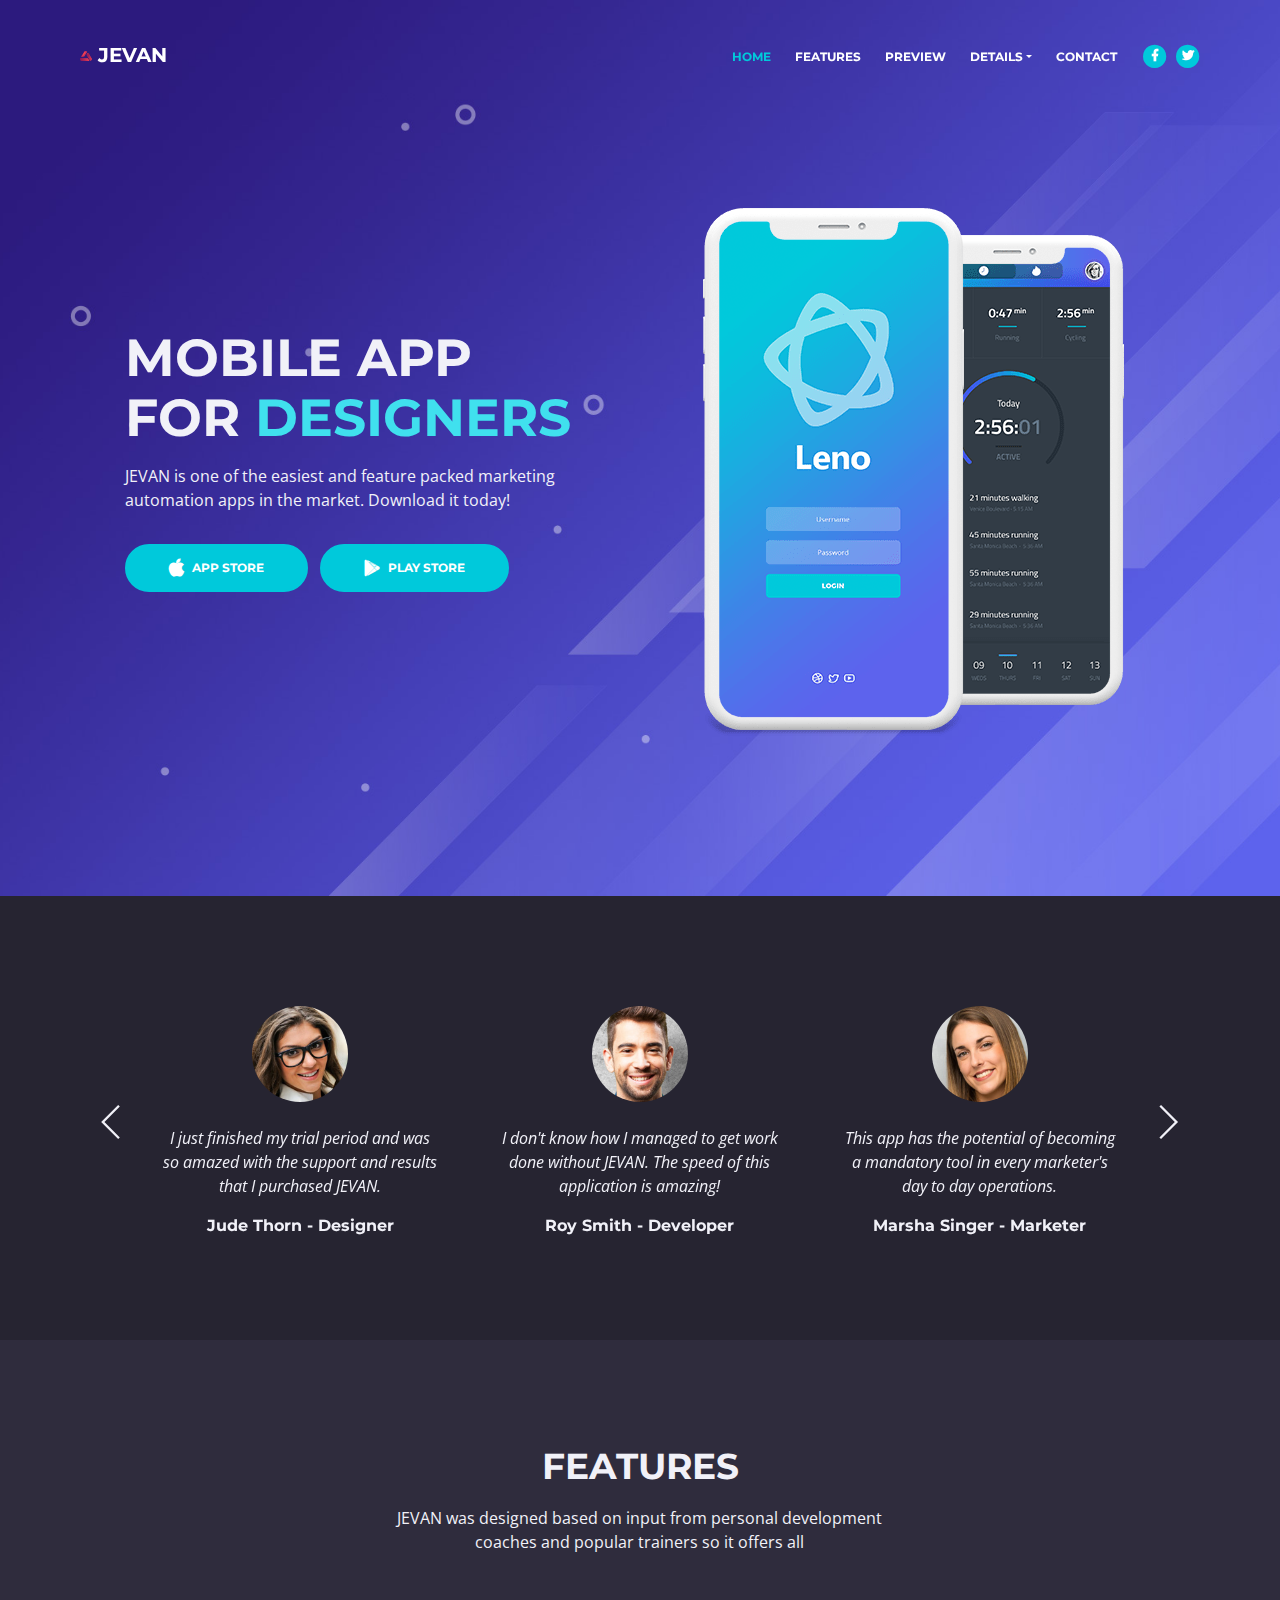
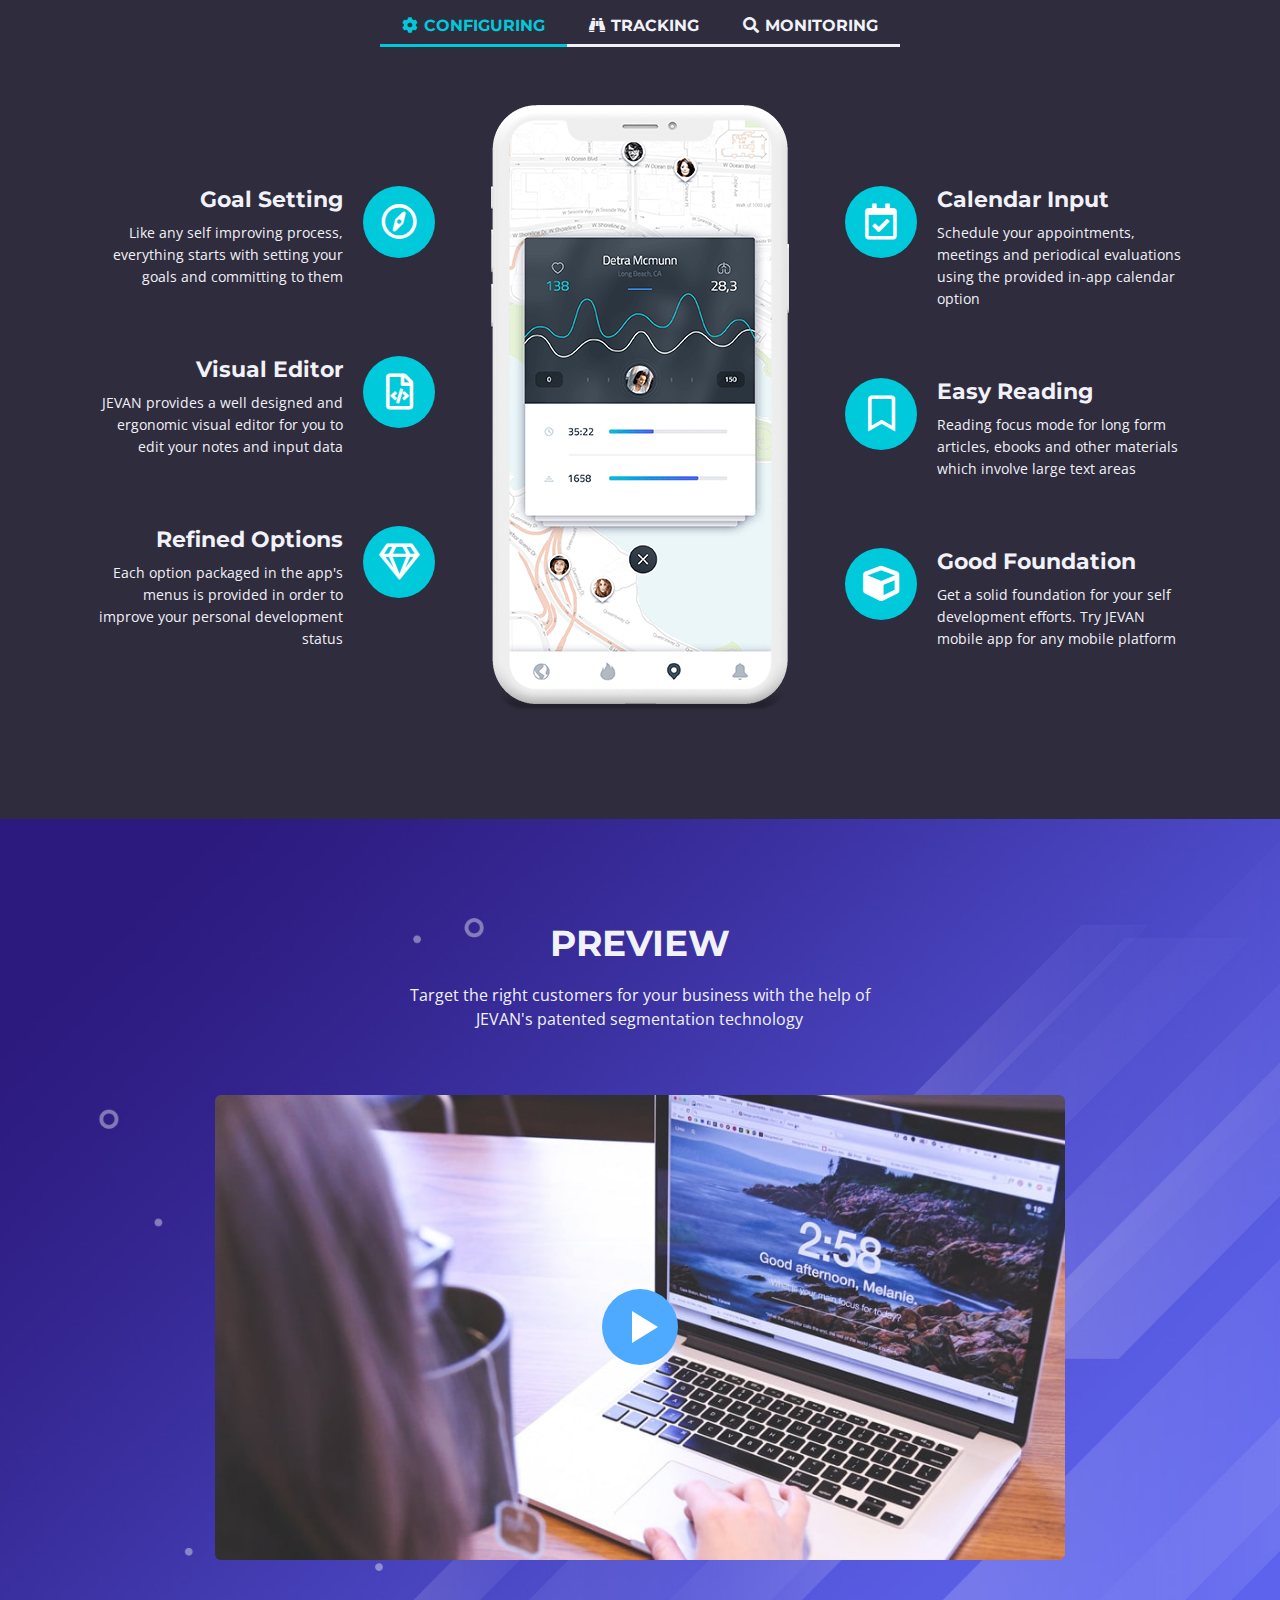
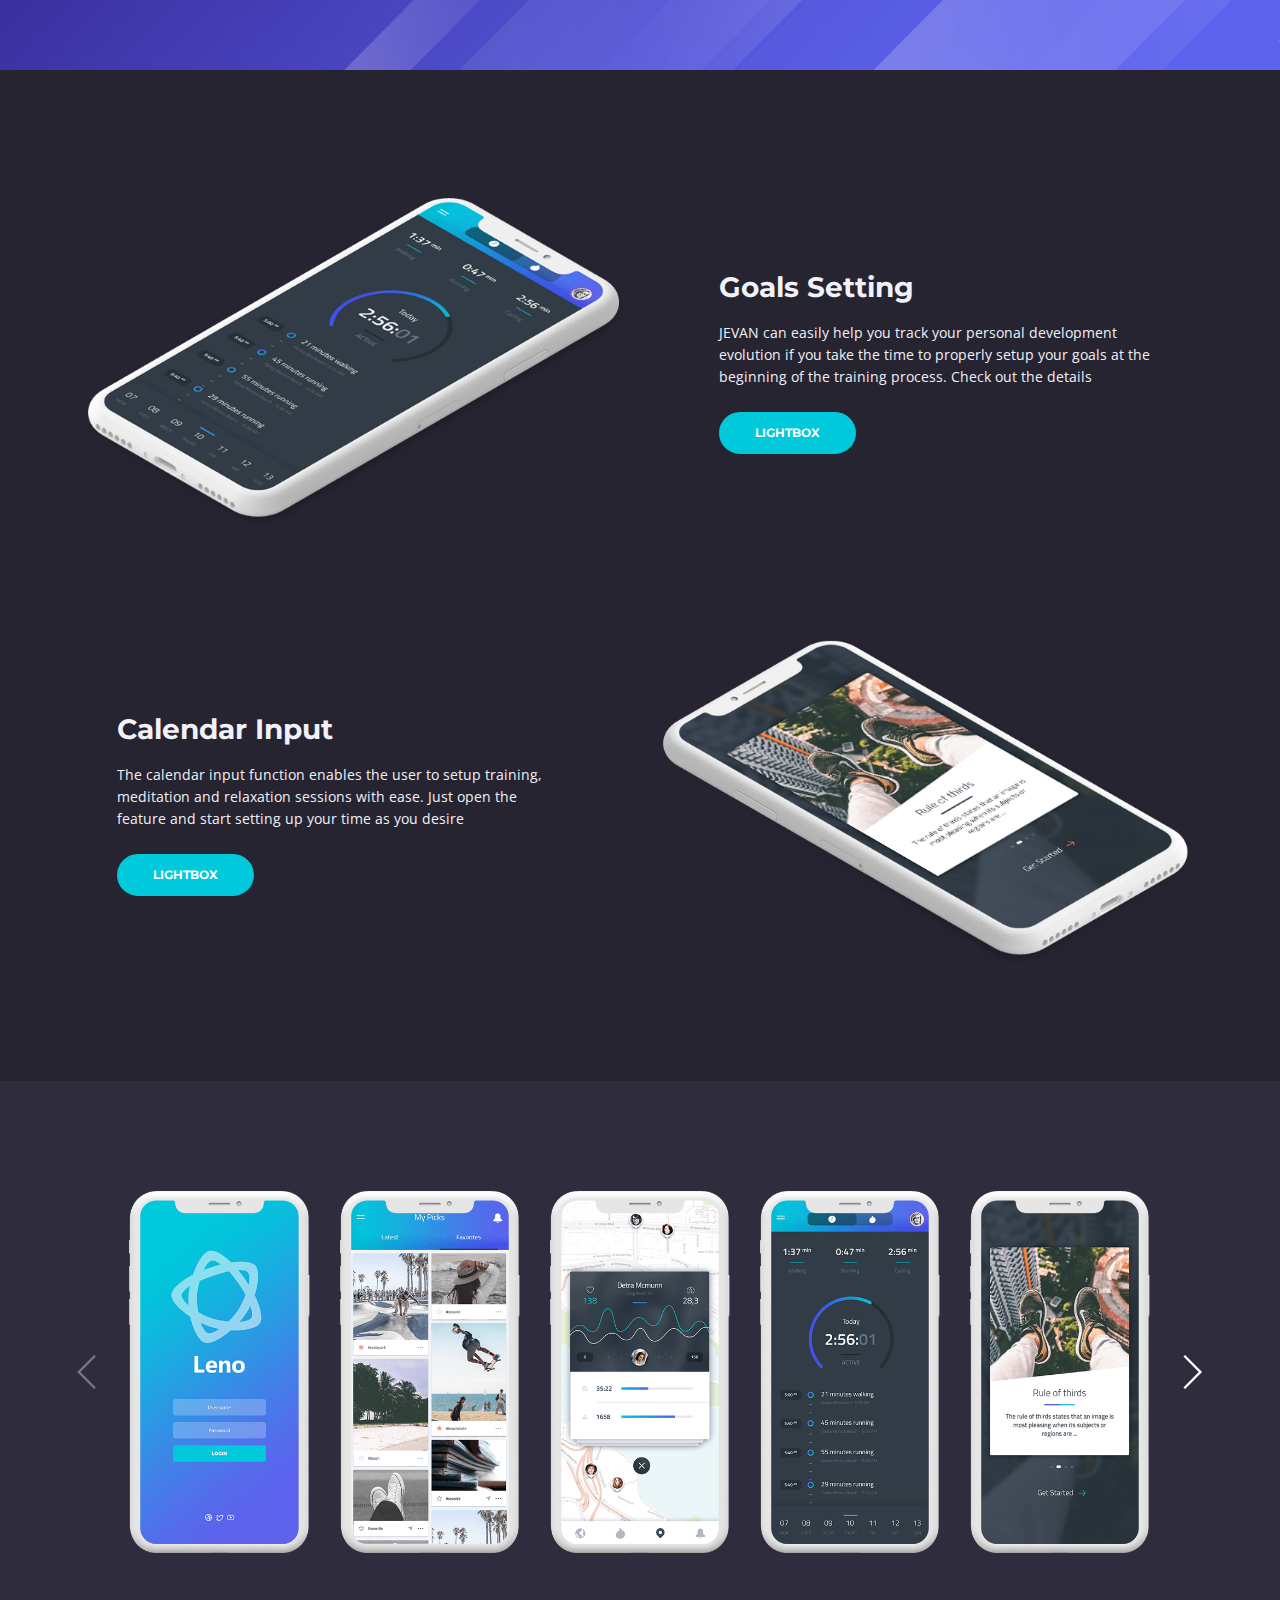
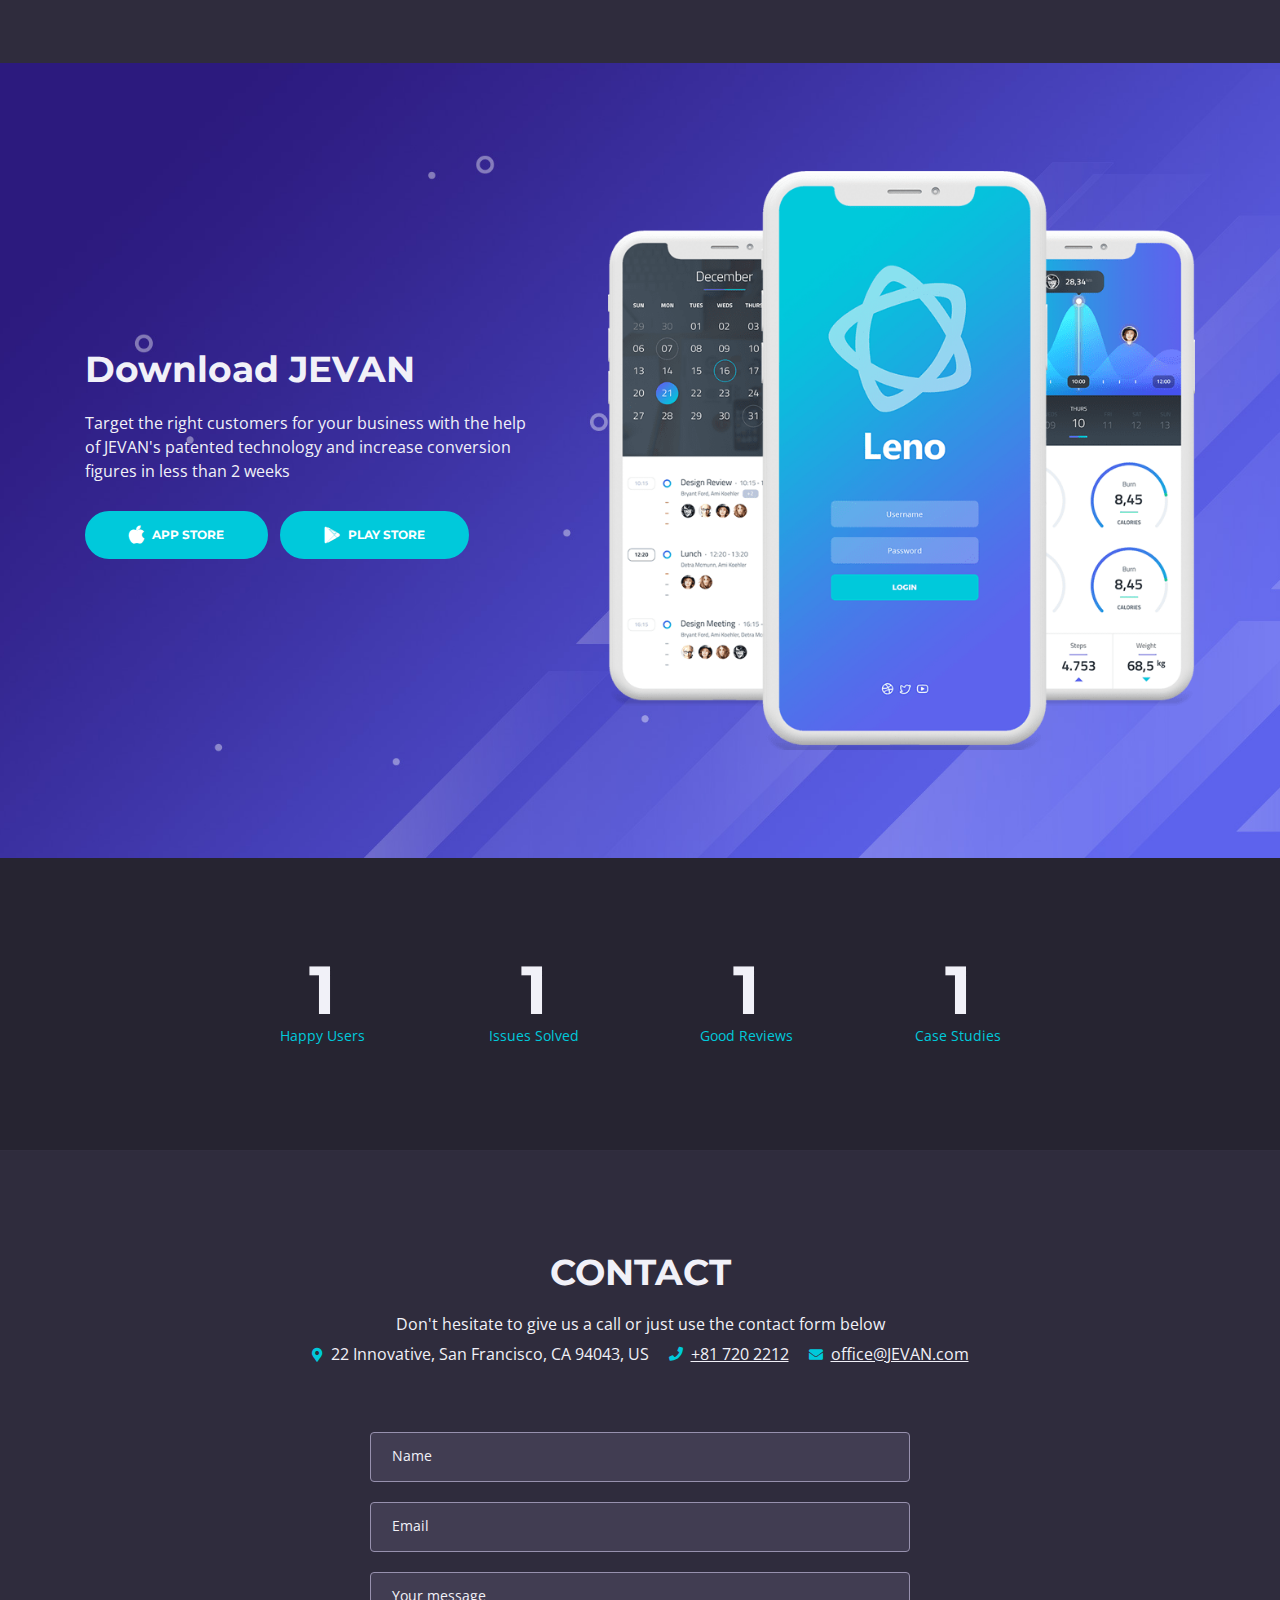
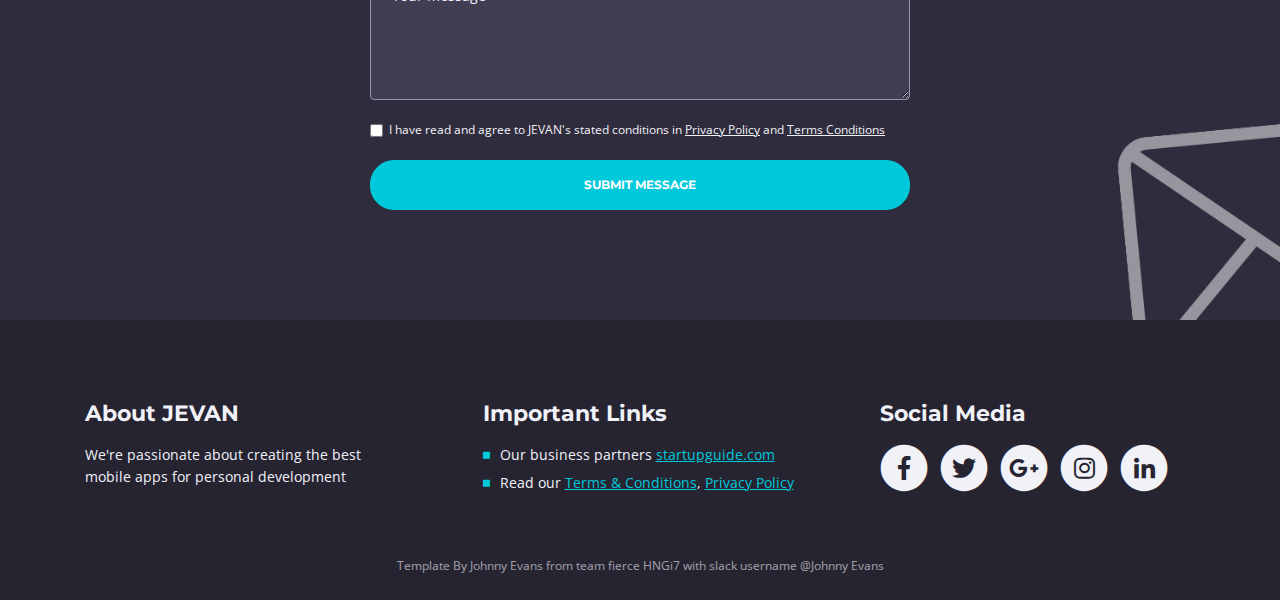
<file: index.html>
<!DOCTYPE html>
<html lang="en">
<head>
    <meta charset="utf-8">
    <meta name="viewport" content="width=device-width, initial-scale=1, shrink-to-fit=no">
    
    <!-- SEO Meta Tags -->
    <meta name="description" content="Free mobile app HTML landing page template to help you build a great online presence for your app which will convert visitors into users">
    <meta name="author" content="Inovatik">

    <!-- OG Meta Tags to improve the way the post looks when you share the page on LinkedIn, Facebook, Google+ -->
	<meta property="og:site_name" content="" /> <!-- website name -->
	<meta property="og:site" content="" /> <!-- website link -->
	<meta property="og:title" content=""/> <!-- title shown in the actual shared post -->
	<meta property="og:description" content="" /> <!-- description shown in the actual shared post -->
	<meta property="og:image" content="" /> <!-- image link, make sure it's jpg -->
	<meta property="og:url" content="" /> <!-- where do you want your post to link to -->
	<meta property="og:type" content="article" />

    <!-- Website Title -->
    <title>JEVAN - Free Mobile App Landing Page Template</title>
    
    <!-- Styles -->
    <link href="https://fonts.googleapis.com/css?family=Montserrat:400,600,700" rel="stylesheet">
    <link href="https://fonts.googleapis.com/css?family=Open+Sans:400,400i,700,700i" rel="stylesheet">
    <link href="css/bootstrap.css" rel="stylesheet">
    <link href="css/fontawesome-all.css" rel="stylesheet">
    <link href="css/swiper.css" rel="stylesheet">
	<link href="css/magnific-popup.css" rel="stylesheet">
	<link href="css/styles.css" rel="stylesheet">
	
	<!-- Favicon  -->
    <link rel="icon" href="images/favicon.png">
</head>
<body data-spy="scroll" data-target=".fixed-top">
    
    <!-- Preloader -->
	<div class="spinner-wrapper">
        <div class="spinner">
            <div class="bounce1"></div>
            <div class="bounce2"></div>
            <div class="bounce3"></div>
        </div>
    </div>
    <!-- end of preloader -->
    

    <!-- Navbar -->
    <nav class="navbar navbar-expand-md navbar-dark navbar-custom fixed-top">
        <!-- Text Logo - Use this if you don't have a graphic logo -->
        <!-- <a class="navbar-brand logo-text page-scroll" href="index.html">JEVAN</a> -->

        <!-- Image Logo -->
        <a class="navbar-brand logo-image" style="display: inline;text-decoration: none; white-space:nowrap" href="index.html">
           <div><img src="images/logo-1.svg" style="width: 10%;"> JEVAN</div> 
        </a> 
        
        <!-- Mobile Menu Toggle Button -->
        <button class="navbar-toggler" type="button" data-toggle="collapse" data-target="#navbarsExampleDefault" aria-controls="navbarsExampleDefault" aria-expanded="false" aria-label="Toggle navigation">
            <span class="navbar-toggler-awesome fas fa-bars"></span>
            <span class="navbar-toggler-awesome fas fa-times"></span>
        </button>
        <!-- end of mobile menu toggle button -->

        <div class="collapse navbar-collapse" id="navbarsExampleDefault">
            <ul class="navbar-nav ml-auto">
                <li class="nav-item">
                    <a class="nav-link page-scroll" href="#header">HOME <span class="sr-only">(current)</span></a>
                </li>
                <li class="nav-item">
                    <a class="nav-link page-scroll" href="#features">FEATURES</a>
                </li>
                <li class="nav-item">
                    <a class="nav-link page-scroll" href="#preview">PREVIEW</a>
                </li>

                <!-- Dropdown Menu -->          
                <li class="nav-item dropdown">
                    <a class="nav-link dropdown-toggle page-scroll" href="#details" id="navbarDropdown" role="button" aria-haspopup="true" aria-expanded="false">DETAILS</a>
                    <div class="dropdown-menu" aria-labelledby="navbarDropdown">
                        <a class="dropdown-item" href="terms-conditions.html"><span class="item-text">TERMS CONDITIONS</span></a>
                        <div class="dropdown-items-divide-hr"></div>
                        <a class="dropdown-item" href="privacy-policy.html"><span class="item-text">PRIVACY POLICY</span></a>
                    </div>
                </li>
                <!-- end of dropdown menu -->

                <li class="nav-item">
                    <a class="nav-link page-scroll" href="#contact">CONTACT</a>
                </li>
            </ul>
            <span class="nav-item social-icons">
                <span class="fa-stack">
                    <a href="#your-link">
                        <i class="fas fa-circle fa-stack-2x"></i>
                        <i class="fab fa-facebook-f fa-stack-1x"></i>
                    </a>
                </span>
                <span class="fa-stack">
                    <a href="#your-link">
                        <i class="fas fa-circle fa-stack-2x"></i>
                        <i class="fab fa-twitter fa-stack-1x"></i>
                    </a>
                </span>
            </span>
        </div>
    </nav> <!-- end of navbar -->
    <!-- end of navbar -->


    <!-- Header -->
    <header id="header" class="header">
        <div class="header-content">
            <div class="container">
                <div class="row">
                    <div class="col-lg-6">
                        <div class="text-container">
                            <h1>MOBILE APP <br>FOR <span id="js-rotating">DESIGNERS, MARKETERS, DEVELOPERS</span></h1>
                            <p class="p-large">JEVAN is one of the easiest and feature packed marketing automation apps in the market. Download it today!</p>
                            <a class="btn-solid-lg page-scroll" href="#your-link"><i class="fab fa-apple"></i>APP STORE</a>
                            <a class="btn-solid-lg page-scroll" href="#your-link"><i class="fab fa-google-play"></i>PLAY STORE</a>
                        </div>
                    </div> <!-- end of col -->
                    <div class="col-lg-6">
                        <div class="image-container">
                            <img class="img-fluid" src="images/header-iphone.png" alt="alternative">
                        </div> <!-- end of image-container -->
                    </div> <!-- end of col -->
                </div> <!-- end of row -->
            </div> <!-- end of container -->
        </div> <!-- end of header-content -->
    </header> <!-- end of header -->
    <!-- end of header -->


    <!-- Testimonials -->
    <div class="slider-1">
        <div class="container">
            <div class="row">
                <div class="col-lg-12">

                    <!-- Card Slider -->
                    <div class="slider-container">
                        <div class="swiper-container card-slider">
                            <div class="swiper-wrapper">
                                
                                <!-- Slide -->
                                <div class="swiper-slide">
                                    <div class="card">
                                        <img class="card-image" src="images/testimonial-1.jpg" alt="alternative">
                                        <div class="card-body">
                                            <p class="testimonial-text">I just finished my trial period and was so amazed with the support and results that I purchased JEVAN.</p>
                                            <p class="testimonial-author">Jude Thorn - Designer</p>
                                        </div>
                                    </div>
                                </div> <!-- end of swiper-slide -->
                                <!-- end of slide -->
        
                                <!-- Slide -->
                                <div class="swiper-slide">
                                    <div class="card">
                                        <img class="card-image" src="images/testimonial-2.jpg" alt="alternative">
                                        <div class="card-body">
                                            <p class="testimonial-text">I don't know how I managed to get work done without JEVAN. The speed of this application is amazing!</p>
                                            <p class="testimonial-author">Roy Smith - Developer</p>
                                        </div>
                                    </div>        
                                </div> <!-- end of swiper-slide -->
                                <!-- end of slide -->
        
                                <!-- Slide -->
                                <div class="swiper-slide">
                                    <div class="card">
                                        <img class="card-image" src="images/testimonial-3.jpg" alt="alternative">
                                        <div class="card-body">
                                            <p class="testimonial-text">This app has the potential of becoming a mandatory tool in every marketer's day to day operations.</p>
                                            <p class="testimonial-author">Marsha Singer - Marketer</p>
                                        </div>
                                    </div>        
                                </div> <!-- end of swiper-slide -->
                                <!-- end of slide -->
        
                                <!-- Slide -->
                                <div class="swiper-slide">
                                    <div class="card">
                                        <img class="card-image" src="images/testimonial-4.jpg" alt="alternative">
                                        <div class="card-body">
                                            <p class="testimonial-text">Searching for a great marketing automation app was difficult but thankfully I found JEVAN.</p>
                                            <p class="testimonial-author">Tim Shaw - Designer</p>
                                        </div>
                                    </div>
                                </div> <!-- end of swiper-slide -->
                                <!-- end of slide -->
        
                                <!-- Slide -->
                                <div class="swiper-slide">
                                    <div class="card">
                                        <img class="card-image" src="images/testimonial-5.jpg" alt="alternative">
                                        <div class="card-body">
                                            <p class="testimonial-text">JEVAN's support team is amazing. They've helped me with some issues and I am so grateful to them.</p>
                                            <p class="testimonial-author">Lindsay Spice - Marketer</p>
                                        </div>
                                    </div>        
                                </div> <!-- end of swiper-slide -->
                                <!-- end of slide -->
        
                                <!-- Slide -->
                                <div class="swiper-slide">
                                    <div class="card">
                                        <img class="card-image" src="images/testimonial-6.jpg" alt="alternative">
                                        <div class="card-body">
                                            <p class="testimonial-text">Who would have thought that JEVAN can provide such amazing results in just a few weeks of use</p>
                                            <p class="testimonial-author">Ann Black - Developer</p>
                                        </div>
                                    </div>        
                                </div> <!-- end of swiper-slide -->
                                <!-- end of slide -->
                            
                            </div> <!-- end of swiper-wrapper -->
        
                            <!-- Add Arrows -->
                            <div class="swiper-button-next"></div>
                            <div class="swiper-button-prev"></div>
                            <!-- end of add arrows -->
        
                        </div> <!-- end of swiper-container -->
                    </div> <!-- end of slider-container -->
                    <!-- end of card slider -->

                </div> <!-- end of col -->
            </div> <!-- end of row -->
        </div> <!-- end of container -->
    </div> <!-- end of slider-1 -->
    <!-- end of testimonials -->
    

    <!-- Features -->
    <div id="features" class="tabs">
        <div class="container">
            <div class="row">
                <div class="col-lg-12">
                    <h2>FEATURES</h2>
                    <div class="p-heading p-large">JEVAN was designed based on input from personal development coaches and popular trainers so it offers all</div>
                </div> <!-- end of col -->
            </div> <!-- end of row -->
            <div class="row">

                <!-- Tabs Links -->
                <ul class="nav nav-tabs" id="lenoTabs" role="tablist">
                    <li class="nav-item">
                        <a class="nav-link active" id="nav-tab-1" data-toggle="tab" href="#tab-1" role="tab" aria-controls="tab-1" aria-selected="true"><i class="fas fa-cog"></i>CONFIGURING</a>
                    </li>
                    <li class="nav-item">
                        <a class="nav-link" id="nav-tab-2" data-toggle="tab" href="#tab-2" role="tab" aria-controls="tab-2" aria-selected="false"><i class="fas fa-binoculars"></i>TRACKING</a>
                    </li>
                    <li class="nav-item">
                        <a class="nav-link" id="nav-tab-3" data-toggle="tab" href="#tab-3" role="tab" aria-controls="tab-3" aria-selected="false"><i class="fas fa-search"></i>MONITORING</a>
                    </li>
                </ul>
                <!-- end of tabs links -->


                <!-- Tabs Content-->
                <div class="tab-content" id="lenoTabsContent">
                    
                    <!-- Tab -->
                    <div class="tab-pane fade show active" id="tab-1" role="tabpanel" aria-labelledby="tab-1">
                        <div class="container">
                            <div class="row">
                                
                                <!-- Icon Cards Pane -->
                                <div class="col-lg-4">
                                    <div class="card left-pane first">
                                        <div class="card-body">
                                            <div class="text-wrapper">
                                                <h4 class="card-title">Goal Setting</h4>
                                                <p>Like any self improving process, everything starts with setting your goals and committing to them</p>
                                            </div>
                                            <div class="card-icon">
                                                <i class="far fa-compass"></i>
                                            </div>
                                        </div>
                                    </div>
                                    <div class="card left-pane">
                                        <div class="card-body">
                                            <div class="text-wrapper">
                                                <h4 class="card-title">Visual Editor</h4>
                                                <p>JEVAN provides a well designed and ergonomic visual editor for you to edit your notes and input data</p>
                                            </div>
                                            <div class="card-icon">
                                                <i class="far fa-file-code"></i>
                                            </div>
                                        </div>
                                    </div>
                                    <div class="card left-pane">
                                        <div class="card-body">
                                            <div class="text-wrapper">
                                                <h4 class="card-title">Refined Options</h4>
                                                <p>Each option packaged in the app's menus is provided in order to improve your personal development status</p>
                                            </div>
                                            <div class="card-icon">
                                                <i class="far fa-gem"></i>
                                            </div>
                                        </div>
                                    </div>
                                </div>
                                <!-- end of icon cards pane -->

                                <!-- Image Pane -->
                                <div class="col-lg-4">
                                    <img class="img-fluid" src="images/features-iphone-1.png" alt="alternative">
                                </div>
                                <!-- end of image pane -->
                                
                                <!-- Icon Cards Pane -->
                                <div class="col-lg-4">
                                    <div class="card right-pane first">
                                        <div class="card-body">
                                            <div class="card-icon">
                                                <i class="far fa-calendar-check"></i>
                                            </div>
                                            <div class="text-wrapper">
                                                <h4 class="card-title">Calendar Input</h4>
                                                <p>Schedule your appointments, meetings and periodical evaluations using the provided in-app calendar option</p>
                                            </div>
                                        </div>
                                    </div>
                                    <div class="card right-pane">
                                        <div class="card-body">
                                            <div class="card-icon">
                                                <i class="far fa-bookmark"></i>
                                            </div>
                                            <div class="text-wrapper">
                                                <h4 class="card-title">Easy Reading</h4>
                                                <p>Reading focus mode for long form articles, ebooks and other materials which involve large text areas</p>
                                            </div>
                                        </div>
                                    </div>
                                    <div class="card right-pane">
                                        <div class="card-body">
                                            <div class="card-icon">
                                                <i class="fas fa-cube"></i>
                                            </div>
                                            <div class="text-wrapper">
                                                <h4 class="card-title">Good Foundation</h4>
                                                <p>Get a solid foundation for your self development efforts. Try JEVAN mobile app for any mobile platform</p>
                                            </div>
                                        </div>
                                    </div>
                                </div>
                                <!-- end of icon cards pane -->

                            </div> <!-- end of row -->
                        </div> <!-- end of container -->
                    </div> <!-- end of tab-pane -->
                    <!-- end of tab -->

                    <!-- Tab -->
                    <div class="tab-pane fade" id="tab-2" role="tabpanel" aria-labelledby="tab-2">
                        <div class="container">
                            <div class="row">

                                <!-- Image Pane -->
                                <div class="col-md-4">
                                    <img class="img-fluid" src="images/features-iphone-2.png" alt="alternative">
                                </div>
                                <!-- end of image pane -->
                                
                                <!-- Text And Icon Cards Area -->
                                <div class="col-md-8">
                                    <div class="text-area">
                                        <h3>Track Result Based On Your</h3>
                                        <p>After you've configured the app and settled on the data gathering techniques you can not start the information trackers and start collecting those <a class="turquoise" href="#your-link">interesting details</a>. You can always change them.</p>
                                    </div> <!-- end of text-area -->
                                    
                                    <div class="icon-cards-area">
                                            <div class="card">
                                                <div class="card-icon">
                                                    <i class="fas fa-cube"></i>
                                                </div>
                                                <div class="card-body">
                                                    <h4 class="card-title">Good Foundation</h4>
                                                    <p>Get a solid foundation for your self development efforts. Try JEVAN mobile app for any mobile platform</p>
                                                </div>
                                            </div>
                                            <div class="card">
                                                <div class="card-icon">
                                                    <i class="far fa-bookmark"></i>
                                                </div>
                                                <div class="card-body">
                                                    <h4 class="card-title">Easy Reading</h4>
                                                    <p>Reading focus mode for long form articles, ebooks and other materials which involve large text areas</p>
                                                </div>
                                            </div>
                                            <div class="card">
                                                <div class="card-icon">
                                                    <i class="far fa-calendar-check"></i>
                                                </div>
                                                <div class="card-body">
                                                    <h4 class="card-title">Calendar Input</h4>
                                                    <p>Schedule your appointments, meetings and periodical evaluations using the provided in-app calendar option</p>
                                                </div>
                                            </div>
                                            <div class="card">
                                                <div class="card-icon">
                                                    <i class="far fa-file-code"></i>
                                                </div>
                                                <div class="card-body">
                                                    <h4 class="card-title">Visual Editor</h4>
                                                    <p>JEVAN provides a well designed and ergonomic visual editor for you to edit your notes and input data</p>
                                                </div>
                                            </div>
                                    </div> <!-- end of icon cards area -->
                                </div> <!-- end of col-md-8 -->
                                <!-- end of text and icon cards area -->

                            </div> <!-- end of row -->
                        </div> <!-- end of container -->
                    </div> <!-- end of tab-pane -->
                    <!-- end of tab -->

                    <!-- Tab -->
                    <div class="tab-pane fade" id="tab-3" role="tabpanel" aria-labelledby="tab-3">
                        <div class="container">
                            <div class="row">

                                <!-- Text And Icon Cards Area -->
                                <div class="col-md-8">
                                    <div class="icon-cards-area">
                                        <div class="card">
                                            <div class="card-icon">
                                                <i class="far fa-calendar-check"></i>
                                            </div>
                                            <div class="card-body">
                                                <h4 class="card-title">Calendar Input</h4>
                                                <p>Schedule your appointments, meetings and periodical evaluations using the provided in-app calendar option</p>
                                            </div>
                                        </div>
                                        <div class="card">
                                            <div class="card-icon">
                                                <i class="far fa-file-code"></i>
                                            </div>
                                            <div class="card-body">
                                                <h4 class="card-title">Visual Editor</h4>
                                                <p>JEVAN provides a well designed and ergonomic visual editor for you to edit your notes and input data</p>
                                            </div>
                                        </div>
                                        <div class="card">
                                            <div class="card-icon">
                                                <i class="fas fa-cube"></i>
                                            </div>
                                            <div class="card-body">
                                                <h4 class="card-title">Good Foundation</h4>
                                                <p>Get a solid foundation for your self development efforts. Try JEVAN mobile app for any mobile platform</p>
                                            </div>
                                        </div>
                                        <div class="card">
                                            <div class="card-icon">
                                                <i class="far fa-bookmark"></i>
                                            </div>
                                            <div class="card-body">
                                                <h4 class="card-title">Easy Reading</h4>
                                                <p>Reading focus mode for long form articles, ebooks and other materials which involve large text areas</p>
                                            </div>
                                        </div>
                                    </div> <!-- end of icon cards area -->
                                    
                                    <div class="text-area">
                                        <h3>Monitoring Tools Evaluation</h3>
                                        <p>Monitor the evolution of your finances and health state using tools integrated in JEVAN. The generated real time reports can be filtered based on any <a class="turquoise" href="#your-link">desired criteria</a>.</p>
                                    </div> <!-- end of text-area -->
                                </div> <!-- end of col-md-8 -->
                                <!-- end of text and icon cards area -->

                                <!-- Image Pane -->
                                <div class="col-md-4">
                                    <img class="img-fluid" src="images/features-iphone-3.png" alt="alternative">
                                </div>
                                <!-- end of image pane -->
                                    
                            </div> <!-- end of row -->
                        </div> <!-- end of container -->
                    </div><!-- end of tab-pane -->
                    <!-- end of tab -->

                </div> <!-- end of tab-content -->
                <!-- end of tabs content -->

            </div> <!-- end of row --> 
        </div> <!-- end of container --> 
    </div> <!-- end of tabs -->
    <!-- end of features -->


    <!-- Video -->
    <div id="preview" class="basic-1">
        <div class="container">
            <div class="row">
                <div class="col-lg-12">
                    <h2>PREVIEW</h2>
                    <div class="p-heading p-large">Target the right customers for your business with the help of JEVAN's patented segmentation technology</div>
                </div> <!-- end of col -->
            </div> <!-- end of row -->
            <div class="row">
                <div class="col-lg-12">

                    <!-- Video Preview -->
                    <div class="image-container">
                        <div class="video-wrapper">
                            <a class="popup-youtube" href="https://www.youtube.com/watch?v=fLCjQJCekTs" data-effect="fadeIn">
                                <img class="img-fluid" src="images/video-frame.jpg" alt="alternative">
                                <span class="video-play-button">
                                    <span></span>
                                </span>
                            </a>
                        </div> <!-- end of video-wrapper -->
                    </div> <!-- end of image-container -->
                    <!-- end of video preview -->

                </div> <!-- end of col -->
            </div> <!-- end of row -->
        </div> <!-- end of container -->
    </div> <!-- end of basic-1 -->
    <!-- end of video -->


    <!-- Details 1 -->
    <div id="details" class="basic-2">
        <div class="container">
            <div class="row">
                <div class="col-lg-6">
                    <img class="img-fluid" src="images/details-1-iphone.png" alt="alternative">
                </div> <!-- end of col -->
                <div class="col-lg-6">
                    <div class="text-container">
                        <h3>Goals Setting</h3>
                        <p>JEVAN can easily help you track your personal development evolution if you take the time to properly setup your goals at the beginning of the training process. Check out the details</p>
                        <a class="btn-solid-reg popup-with-move-anim" href="#details-lightbox-1">LIGHTBOX</a>
                    </div> <!-- end of text-container -->
                </div> <!-- end of col -->
            </div> <!-- end of row -->
        </div> <!-- end of container -->
    </div> <!-- end of basic-2 -->
    <!-- end of details 1 -->


    <!-- Details 2 -->
    <div class="basic-3">
        <div class="second">
            <div class="container">
                <div class="row">
                    <div class="col-lg-6">
                        <div class="text-container">
                            <h3>Calendar Input</h3>
                            <p>The calendar input function enables the user to setup training, meditation and relaxation sessions with ease. Just open the feature and start setting up your time as you desire</p>
                            <a class="btn-solid-reg popup-with-move-anim" href="#details-lightbox-2">LIGHTBOX</a>
                        </div> <!-- end of text-container -->
                    </div> <!-- end of col -->
                    <div class="col-lg-6">
                        <img class="img-fluid" src="images/details-2-iphone.png" alt="alternative">
                    </div> <!-- end of col -->
                </div> <!-- end of row -->
            </div> <!-- end of container -->
        </div> <!-- end of second -->
    </div> <!-- end of basic-3 -->    
    <!-- end of details 2 -->


    <!-- Details Lightboxes -->
	<!-- Lightbox -->
	<div id="details-lightbox-1" class="lightbox-basic zoom-anim-dialog mfp-hide">
		<div class="row">
			<button title="Close (Esc)" type="button" class="mfp-close x-button">×</button>
			<div class="col-lg-6">
				<img class="img-fluid" src="images/details-lightbox-1.png" alt="alternative">
			</div>
			<div class="col-lg-6">
				<h3>Goals Setting</h3>
				<hr>
                <p>JEVAN can easily help you track your personal development evolution if you take the time to set it up.</p>
                <h4>User Feedback</h4>
                <p>This is a great app which can help you save time and make your live easier. And it will help improve your productivity levels.</p>
                <p>You should definitely give it a try when you need a good app.</p>
				<table>
					<tr><td class="icon-cell"><i class="fas fa-desktop"></i></td><td>Responsive layout</td></tr>
					<tr><td class="icon-cell"><i class="fas fa-bullhorn"></i></td><td>Distinctive CTAs</td></tr>
					<tr><td class="icon-cell"><i class="fas fa-image"></i></td><td>Image gallery slider</td></tr>
					<tr><td class="icon-cell"><i class="fas fa-envelope"></i></td><td>Contact forms</td></tr>
					<tr><td class="icon-cell"><i class="fab fa-font-awesome-flag"></i></td><td>FontAwesome icons</td></tr>
					<tr><td class="icon-cell"><i class="fas fa-code"></i></td><td>Well-structured code</td></tr>
				</table>
				<a class="btn-solid-reg" href="#your-link">DETAILS</a> <a class="btn-outline-reg mfp-close as-button" href="#details">BACK</a> 
			</div>
		</div> <!-- end of row -->
    </div> <!-- end of lightbox-basic -->
    <!-- end of lightbox -->
    
    <!-- Lightbox -->
    <div id="details-lightbox-2" class="lightbox-basic zoom-anim-dialog mfp-hide">
		<div class="row">
			<button title="Close (Esc)" type="button" class="mfp-close x-button">×</button>
			<div class="col-lg-6">
				<img class="img-fluid" src="images/details-lightbox-2.png" alt="alternative">
			</div>
			<div class="col-lg-6">
				<h3>Calendar Input</h3>
				<hr>
                <p>The calendar input function enables the user to setup training, meditation and relaxation sessions with ease.</p>
                <h4>User Feedback</h4>
                <p>This is a great app which can help you save time and make your live easier. And it will help improve your productivity levels.</p>
                <p>You should definitely give it a try when you need a good app.</p>
				<table>
					<tr><td class="icon-cell"><i class="fas fa-desktop"></i></td><td>Responsive layout</td></tr>
					<tr><td class="icon-cell"><i class="fas fa-bullhorn"></i></td><td>Distinctive CTAs</td></tr>
					<tr><td class="icon-cell"><i class="fas fa-image"></i></td><td>Image gallery slider</td></tr>
					<tr><td class="icon-cell"><i class="fas fa-envelope"></i></td><td>Contact forms</td></tr>
					<tr><td class="icon-cell"><i class="fab fa-font-awesome-flag"></i></td><td>FontAwesome icons</td></tr>
					<tr><td class="icon-cell"><i class="fas fa-code"></i></td><td>Well-structured code</td></tr>
				</table>
				<a class="btn-solid-reg" href="#your-link">DETAILS</a> <a class="btn-outline-reg mfp-close as-button" href="#details">BACK</a>
			</div>
		</div> <!-- end of row -->
    </div> <!-- end of lightbox-basic -->
    <!-- end of lightbox -->
    <!-- end of details lightboxes -->


    <!-- Screenshots -->
    <div class="slider-2">
        <div class="container">
            <div class="row">
                <div class="col-lg-12">
                    
                    <!-- Image Slider -->
                    <div class="slider-container">
                        <div class="swiper-container image-slider">
                            <div class="swiper-wrapper">
                                
                                <!-- Slide -->
                                <div class="swiper-slide">
                                    <a href="images/screenshot-1.png" class="popup-link" data-effect="fadeIn">
                                        <img class="img-fluid" src="images/screenshot-1.png" alt="alternative">
                                    </a>
                                </div>
                                <!-- end of slide -->
                                
                                <!-- Slide -->
                                <div class="swiper-slide">
                                    <a href="images/screenshot-2.png" class="popup-link" data-effect="fadeIn">
                                        <img class="img-fluid" src="images/screenshot-2.png" alt="alternative">
                                    </a>
                                </div>
                                <!-- end of slide -->

                                <!-- Slide -->
                                <div class="swiper-slide">
                                    <a href="images/screenshot-3.png" class="popup-link" data-effect="fadeIn">
                                        <img class="img-fluid" src="images/screenshot-3.png" alt="alternative">
                                    </a>
                                </div>
                                <!-- end of slide -->

                                <!-- Slide -->
                                <div class="swiper-slide">
                                    <a href="images/screenshot-4.png" class="popup-link" data-effect="fadeIn">
                                        <img class="img-fluid" src="images/screenshot-4.png" alt="alternative">
                                    </a>
                                </div>
                                <!-- end of slide -->

                                <!-- Slide -->
                                <div class="swiper-slide">
                                    <a href="images/screenshot-5.png" class="popup-link" data-effect="fadeIn">
                                        <img class="img-fluid" src="images/screenshot-5.png" alt="alternative">
                                    </a>
                                </div>
                                <!-- end of slide -->
                                
                                <!-- Slide -->
                                <div class="swiper-slide">
                                    <a href="images/screenshot-6.png" class="popup-link" data-effect="fadeIn">
                                        <img class="img-fluid" src="images/screenshot-6.png" alt="alternative">
                                    </a>
                                </div>
                                <!-- end of slide -->

                                <!-- Slide -->
                                <div class="swiper-slide">
                                    <a href="images/screenshot-7.png" class="popup-link" data-effect="fadeIn">
                                        <img class="img-fluid" src="images/screenshot-7.png" alt="alternative">
                                    </a>
                                </div>
                                <!-- end of slide -->

                                <!-- Slide -->
                                <div class="swiper-slide">
                                    <a href="images/screenshot-8.png" class="popup-link" data-effect="fadeIn">
                                        <img class="img-fluid" src="images/screenshot-8.png" alt="alternative">
                                    </a>
                                </div>
                                <!-- end of slide -->

                                <!-- Slide -->
                                <div class="swiper-slide">
                                    <a href="images/screenshot-9.png" class="popup-link" data-effect="fadeIn">
                                        <img class="img-fluid" src="images/screenshot-9.png" alt="alternative">
                                    </a>
                                </div>
                                <!-- end of slide -->

                                <!-- Slide -->
                                <div class="swiper-slide">
                                    <a href="images/screenshot-10.png" class="popup-link" data-effect="fadeIn">
                                        <img class="img-fluid" src="images/screenshot-10.png" alt="alternative">
                                    </a>
                                </div>
                                <!-- end of slide -->
                                
                            </div> <!-- end of swiper-wrapper -->

                            <!-- Add Arrows -->
                            <div class="swiper-button-next"></div>
                            <div class="swiper-button-prev"></div>
                            <!-- end of add arrows -->

                        </div> <!-- end of swiper-container -->
                    </div> <!-- end of slider-container -->
                    <!-- end of image slider -->

                </div> <!-- end of col -->
            </div> <!-- end of row -->
        </div> <!-- end of container -->
    </div> <!-- end of slider-2 -->
    <!-- end of screenshots -->


    <!-- Download -->
    <div class="basic-4">
        <div class="container">
            <div class="row">
                <div class="col-lg-6 col-xl-5">
                    <div class="text-container">
                        <h2>Download <span class="blue">JEVAN</span></h2>
                        <p class="p-large">Target the right customers for your business with the help of JEVAN's patented technology and increase conversion figures in less than 2 weeks</p>
                        <a class="btn-solid-lg" href="#your-link"><i class="fab fa-apple"></i>APP STORE</a>
                        <a class="btn-solid-lg" href="#your-link"><i class="fab fa-google-play"></i>PLAY STORE</a>
                    </div> <!-- end of text-container -->
                </div> <!-- end of col -->
                <div class="col-lg-6 col-xl-7">
                    <div class="image-container">
                        <img class="img-fluid" src="images/download.png" alt="alternative">
                    </div> <!-- end of img-container -->
                </div> <!-- end of col -->
            </div> <!-- end of row -->
        </div> <!-- end of container -->
    </div> <!-- end of basic-4 -->
    <!-- end of download -->


    <!-- Statistics -->
    <div class="counter">
        <div class="container">
            <div class="row">
                <div class="col-lg-12">
                    
                    <!-- Counter -->
                    <div id="counter">
                        <div class="cell">
                            <div class="counter-value number-count" data-count="231">1</div>
                            <p class="counter-info">Happy Users</p>
                        </div>
                        <div class="cell">
                            <div class="counter-value number-count" data-count="85">1</div>
                            <p class="counter-info">Issues Solved</p>
                        </div>
                        <div class="cell">
                            <div class="counter-value number-count" data-count="59">1</div>
                            <p class="counter-info">Good Reviews</p>
                        </div>
                        <div class="cell">
                            <div class="counter-value number-count" data-count="127">1</div>
                            <p class="counter-info">Case Studies</p>
                        </div>
                    </div>
                    <!-- end of counter -->
                    
                </div> <!-- end of col -->
            </div> <!-- end of row -->
        </div> <!-- end of container -->
    </div> <!-- end of counter -->
    <!-- end of statistics -->


    <!-- Contact -->
    <div id="contact" class="form">
        <div class="container">
            <div class="row">
                <div class="col-lg-12">
                    <h2>CONTACT</h2>
                    <ul class="list-unstyled li-space-lg">
                        <li class="address">Don't hesitate to give us a call or just use the contact form below</li>
                        <li><i class="fas fa-map-marker-alt"></i>22 Innovative, San Francisco, CA 94043, US</li>
                        <li><i class="fas fa-phone"></i><a class="blue" href="tel:003024630820">+81 720 2212</a></li>
                        <li><i class="fas fa-envelope"></i><a class="blue" href="mailto:office@JEVAN.com">office@JEVAN.com</a></li>
                    </ul>
                </div> <!-- end of col -->
            </div> <!-- end of row -->
            <div class="row">
                <div class="col-lg-6 offset-lg-3">
                    
                    <!-- Contact Form -->
                    <form id="contactForm" data-toggle="validator" data-focus="false">
                        <div class="form-group">
                            <input type="text" class="form-control-input" id="cname" required>
                            <label class="label-control" for="cname">Name</label>
                            <div class="help-block with-errors"></div>
                        </div>
                        <div class="form-group">
                            <input type="email" class="form-control-input" id="cemail" required>
                            <label class="label-control" for="cemail">Email</label>
                            <div class="help-block with-errors"></div>
                        </div>
                        <div class="form-group">
                            <textarea class="form-control-textarea" id="cmessage" required></textarea>
                            <label class="label-control" for="cmessage">Your message</label>
                            <div class="help-block with-errors"></div>
                        </div>
                        <div class="form-group checkbox">
                            <input type="checkbox" id="cterms" value="Agreed-to-Terms" required>I have read and agree to JEVAN's stated conditions in <a href="privacy-policy.html">Privacy Policy</a> and <a href="terms-conditions.html">Terms Conditions</a> 
                            <div class="help-block with-errors"></div>
                        </div>
                        <div class="form-group">
                            <button type="submit" class="form-control-submit-button">SUBMIT MESSAGE</button>
                        </div>
                        <div class="form-message">
                            <div id="cmsgSubmit" class="h3 text-center hidden"></div>
                        </div>
                    </form>
                    <!-- end of contact form -->

                </div> <!-- end of col -->
            </div> <!-- end of row -->
        </div> <!-- end of container -->
    </div> <!-- end of form -->
    <!-- end of contact -->


    <!-- Footer -->
    <div class="footer">
        <div class="container">
            <div class="row">
                <div class="col-md-4">
                    <div class="footer-col">
                        <h4>About JEVAN</h4>
                        <p>We're passionate about creating the best mobile apps for personal development</p>
                    </div>
                </div> <!-- end of col -->
                <div class="col-md-4">
                    <div class="footer-col middle">
                        <h4>Important Links</h4>
                        <ul class="list-unstyled li-space-lg">
                            <li class="media">
                                <i class="fas fa-square"></i>
                                <div class="media-body">Our business partners <a class="turquoise" href="#your-link">startupguide.com</a></div>
                            </li>
                            <li class="media">
                                <i class="fas fa-square"></i>
                                <div class="media-body">Read our <a class="turquoise" href="terms-conditions.html">Terms & Conditions</a>, <a class="turquoise" href="privacy-policy.html">Privacy Policy</a></div>
                            </li>
                        </ul>
                    </div>
                </div> <!-- end of col -->
                <div class="col-md-4">
                    <div class="footer-col last">
                        <h4>Social Media</h4>
                        <span class="fa-stack">
                            <a href="#your-link">
                                <i class="fas fa-circle fa-stack-2x"></i>
                                <i class="fab fa-facebook-f fa-stack-1x"></i>
                            </a>
                        </span>
                        <span class="fa-stack">
                            <a href="#your-link">
                                <i class="fas fa-circle fa-stack-2x"></i>
                                <i class="fab fa-twitter fa-stack-1x"></i>
                            </a>
                        </span>
                        <span class="fa-stack">
                            <a href="#your-link">
                                <i class="fas fa-circle fa-stack-2x"></i>
                                <i class="fab fa-google-plus-g fa-stack-1x"></i>
                            </a>
                        </span>
                        <span class="fa-stack">
                            <a href="#your-link">
                                <i class="fas fa-circle fa-stack-2x"></i>
                                <i class="fab fa-instagram fa-stack-1x"></i>
                            </a>
                        </span>
                        <span class="fa-stack">
                            <a href="#your-link">
                                <i class="fas fa-circle fa-stack-2x"></i>
                                <i class="fab fa-linkedin-in fa-stack-1x"></i>
                            </a>
                        </span>
                    </div> 
                </div> <!-- end of col -->
            </div> <!-- end of row -->
        </div> <!-- end of container -->
    </div> <!-- end of footer -->  
    <!-- end of footer -->


    <!-- Copyright -->
    <div class="copyright">
        <div class="container">
            <div class="row">
                <div class="col-lg-12">
                    <p class="p-small">Template By Johnny Evans from team fierce HNGi7 with slack username @Johnny Evans</p>
                </div> <!-- end of col -->
            </div> <!-- enf of row -->
        </div> <!-- end of container -->
    </div> <!-- end of copyright --> 
    <!-- end of copyright -->
    
    	
    <!-- Scripts -->
    <script src="js/jquery.min.js"></script> <!-- jQuery for Bootstrap's JavaScript plugins -->
    <script src="js/popper.min.js"></script> <!-- Popper tooltip library for Bootstrap -->
    <script src="js/bootstrap.min.js"></script> <!-- Bootstrap framework -->
    <script src="js/jquery.easing.min.js"></script> <!-- jQuery Easing for smooth scrolling between anchors -->
    <script src="js/swiper.min.js"></script> <!-- Swiper for image and text sliders -->
    <script src="js/jquery.magnific-popup.js"></script> <!-- Magnific Popup for lightboxes -->
    <script src="js/morphext.min.js"></script> <!-- Morphtext rotating text in the header -->
    <script src="js/validator.min.js"></script> <!-- Validator.js - Bootstrap plugin that validates forms -->
    <script src="js/scripts.js"></script> <!-- Custom scripts -->
</body>
</html>
</file>
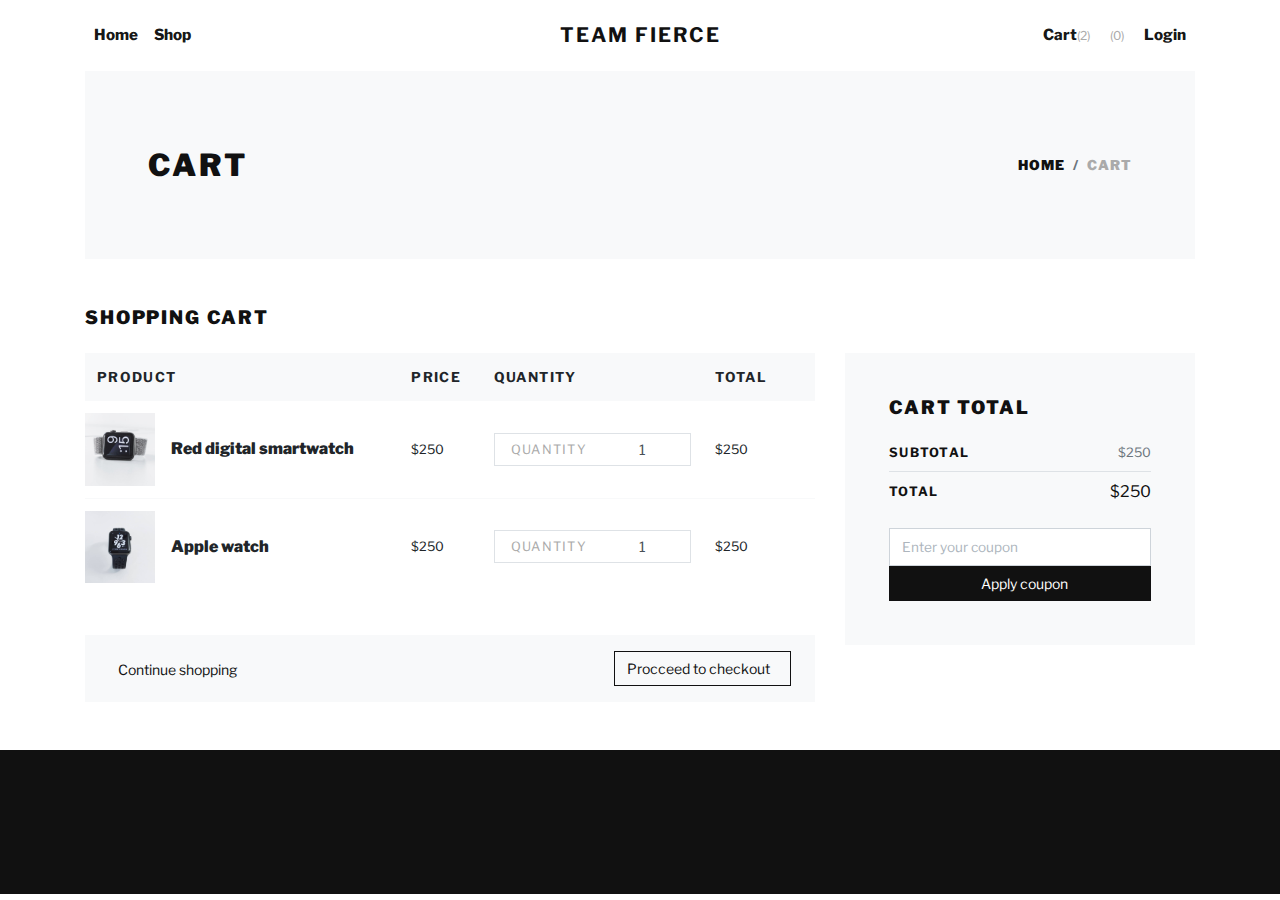
<file: cart_design/index.html>
<!DOCTYPE html>
<html>
  <head>
    <meta charset="utf-8">
    <meta http-equiv="X-UA-Compatible" content="IE=edge">
    <title>Team Fierce Cart Work</title>
    <meta name="description" content="">
    <meta name="viewport" content="width=device-width, initial-scale=1">
    <meta name="robots" content="all,follow">
    <!-- Bootstrap CSS-->
    <link rel="stylesheet" href="vendor/bootstrap/css/bootstrap.min.css">
    <!-- Lightbox-->
    <link rel="stylesheet" href="vendor/lightbox2/css/lightbox.min.css">
    <!-- Range slider-->
    <link rel="stylesheet" href="vendor/nouislider/nouislider.min.css">
    <!-- Bootstrap select-->
    <link rel="stylesheet" href="vendor/bootstrap-select/css/bootstrap-select.min.css">
    <!-- Owl Carousel-->
    <link rel="stylesheet" href="vendor/owl.carousel2/assets/owl.carousel.min.css">
    <link rel="stylesheet" href="vendor/owl.carousel2/assets/owl.theme.default.css">
    <!-- Google fonts-->
    <link rel="stylesheet" href="https://fonts.googleapis.com/css2?family=Libre+Franklin:wght@300;400;700&amp;display=swap">
    <link rel="stylesheet" href="https://fonts.googleapis.com/css2?family=Martel+Sans:wght@300;400;800&amp;display=swap">
    <!-- theme stylesheet-->
    <link rel="stylesheet" href="css/style.default.css" id="theme-stylesheet">
    <!-- Custom stylesheet - for your changes-->
    <link rel="stylesheet" href="css/custom.css">
    <!-- Favicon-->
    <!-- Tweaks for older IEs--><!--[if lt IE 9]>
        <script src="https://oss.maxcdn.com/html5shiv/3.7.3/html5shiv.min.js"></script>
        <script src="https://oss.maxcdn.com/respond/1.4.2/respond.min.js"></script><![endif]-->
  </head>
  <body>
    <div class="page-holder">
      <!-- navbar-->
      <header class="header bg-white">
        <div class="container px-0 px-lg-3">
          <nav class="navbar navbar-expand-lg navbar-light py-3 px-lg-0">
          	<a class="navbar-brand" href="index.html">
          		<span class="font-weight-bold text-uppercase text-dark">TEAM FIERCE</span></a>
            <button class="navbar-toggler navbar-toggler-right" type="button" data-toggle="collapse" data-target="#navbarSupportedContent" aria-controls="navbarSupportedContent" aria-expanded="false" aria-label="Toggle navigation">
            	<span class="navbar-toggler-icon"></span>
            </button>
            <div class="collapse navbar-collapse" id="navbarSupportedContent">
              <ul class="navbar-nav mr-auto">
                <li class="nav-item">
                  <!-- Link--><a class="nav-link" href="#">Home</a>
                </li>
                <li class="nav-item">
                  <!-- Link--><a class="nav-link" href="#">Shop</a>
                </li>
              </ul>
              <ul class="navbar-nav ml-auto">               
                <li class="nav-item"><a class="nav-link" href="#"> <i class="fas fa-dolly-flatbed mr-1 text-gray"></i>Cart<small class="text-gray">(2)</small></a></li>
                <li class="nav-item"><a class="nav-link" href="#"> <i class="far fa-heart mr-1"></i><small class="text-gray"> (0)</small></a></li>
                <li class="nav-item"><a class="nav-link" href="#"> <i class="fas fa-user-alt mr-1 text-gray"></i>Login</a></li>
              </ul>
            </div>
          </nav>
        </div>
      </header>
      <div class="container">
        <!-- HERO SECTION-->
        <section class="py-5 bg-light">
          <div class="container">
            <div class="row px-4 px-lg-5 py-lg-4 align-items-center">
              <div class="col-lg-6">
                <h1 class="h2 text-uppercase mb-0">Cart</h1>
              </div>
              <div class="col-lg-6 text-lg-right">
                <nav aria-label="breadcrumb">
                  <ol class="breadcrumb justify-content-lg-end mb-0 px-0">
                    <li class="breadcrumb-item"><a href="#">Home</a></li>
                    <li class="breadcrumb-item active" aria-current="page">Cart</li>
                  </ol>
                </nav>
              </div>
            </div>
          </div>
        </section>
        <section class="py-5">
          <h2 class="h5 text-uppercase mb-4">Shopping cart</h2>
          <div class="row">
            <div class="col-lg-8 mb-4 mb-lg-0">
              <!-- CART TABLE-->
              <div class="table-responsive mb-4">
                <table class="table">
                  <thead class="bg-light">
                    <tr>
                      <th class="border-0" scope="col"> <strong class="text-small text-uppercase">Product</strong></th>
                      <th class="border-0" scope="col"> <strong class="text-small text-uppercase">Price</strong></th>
                      <th class="border-0" scope="col"> <strong class="text-small text-uppercase">Quantity</strong></th>
                      <th class="border-0" scope="col"> <strong class="text-small text-uppercase">Total</strong></th>
                      <th class="border-0" scope="col"> </th>
                    </tr>
                  </thead>
                  <tbody>
                    <tr>
                      <th class="pl-0 border-0" scope="row">
                        <div class="media align-items-center"><a class="reset-anchor d-block animsition-link" href="#"><img src="img/product-detail-3.jpg" alt="..." width="70"/></a>
                          <div class="media-body ml-3"><strong class="h6"><a class="reset-anchor animsition-link" href="#">Red digital smartwatch</a></strong></div>
                        </div>
                      </th>
                      <td class="align-middle border-0">
                        <p class="mb-0 small">$250</p>
                      </td>
                      <td class="align-middle border-0">
                        <div class="border d-flex align-items-center justify-content-between px-3"><span class="small text-uppercase text-gray headings-font-family">Quantity</span>
                          <div class="quantity">
                            <button class="dec-btn p-0"><i class="fas fa-caret-left"></i></button>
                            <input class="form-control form-control-sm border-0 shadow-0 p-0" type="text" value="1"/>
                            <button class="inc-btn p-0"><i class="fas fa-caret-right"></i></button>
                          </div>
                        </div>
                      </td>
                      <td class="align-middle border-0">
                        <p class="mb-0 small">$250</p>
                      </td>
                      <td class="align-middle border-0"><a class="reset-anchor" href="#"><i class="fas fa-trash-alt small text-muted"></i></a></td>
                    </tr>
                    <tr>
                      <th class="pl-0 border-light" scope="row">
                        <div class="media align-items-center"><a class="reset-anchor d-block animsition-link" href="#"><img src="img/product-detail-2.jpg" alt="..." width="70"/></a>
                          <div class="media-body ml-3"><strong class="h6"><a class="reset-anchor animsition-link" href="#">Apple watch</a></strong></div>
                        </div>
                      </th>
                      <td class="align-middle border-light">
                        <p class="mb-0 small">$250</p>
                      </td>
                      <td class="align-middle border-light">
                        <div class="border d-flex align-items-center justify-content-between px-3"><span class="small text-uppercase text-gray headings-font-family">Quantity</span>
                          <div class="quantity">
                            <button class="dec-btn p-0"><i class="fas fa-caret-left"></i></button>
                            <input class="form-control form-control-sm border-0 shadow-0 p-0" type="text" value="1"/>
                            <button class="inc-btn p-0"><i class="fas fa-caret-right"></i></button>
                          </div>
                        </div>
                      </td>
                      <td class="align-middle border-light">
                        <p class="mb-0 small">$250</p>
                      </td>
                      <td class="align-middle border-light"><a class="reset-anchor" href="#"><i class="fas fa-trash-alt small text-muted"></i></a></td>
                    </tr>
                  </tbody>
                </table>
              </div>
              <!-- CART NAV-->
              <div class="bg-light px-4 py-3">
                <div class="row align-items-center text-center">
                  <div class="col-md-6 mb-3 mb-md-0 text-md-left"><a class="btn btn-link p-0 text-dark btn-sm" href="#"><i class="fas fa-long-arrow-alt-left mr-2"> </i>Continue shopping</a></div>
                  <div class="col-md-6 text-md-right"><a class="btn btn-outline-dark btn-sm" href="#">Procceed to checkout<i class="fas fa-long-arrow-alt-right ml-2"></i></a></div>
                </div>
              </div>
            </div>
            <!-- ORDER TOTAL-->
            <div class="col-lg-4">
              <div class="card border-0 rounded-0 p-lg-4 bg-light">
                <div class="card-body">
                  <h5 class="text-uppercase mb-4">Cart total</h5>
                  <ul class="list-unstyled mb-0">
                    <li class="d-flex align-items-center justify-content-between"><strong class="text-uppercase small font-weight-bold">Subtotal</strong><span class="text-muted small">$250</span></li>
                    <li class="border-bottom my-2"></li>
                    <li class="d-flex align-items-center justify-content-between mb-4"><strong class="text-uppercase small font-weight-bold">Total</strong><span>$250</span></li>
                    <li>
                      <form action="#">
                        <div class="form-group mb-0">
                          <input class="form-control" type="text" placeholder="Enter your coupon">
                          <button class="btn btn-dark btn-sm btn-block" type="submit"> <i class="fas fa-gift mr-2"></i>Apply coupon</button>
                        </div>
                      </form>
                    </li>
                  </ul>
                </div>
              </div>
            </div>
          </div>
        </section>
      </div>
      <footer class="bg-dark text-white">
        <div class="container py-4">
          <div class="row py-5">
          
          </div>
        </div>
      </footer>
      <!-- JavaScript files-->
      <script src="vendor/jquery/jquery.min.js"></script>
      <script src="vendor/bootstrap/js/bootstrap.bundle.min.js"></script>
      <script src="vendor/lightbox2/js/lightbox.min.js"></script>
      <script src="vendor/nouislider/nouislider.min.js"></script>
      <script src="vendor/bootstrap-select/js/bootstrap-select.min.js"></script>
      <script src="vendor/owl.carousel2/owl.carousel.min.js"></script>
      <script src="vendor/owl.carousel2.thumbs/owl.carousel2.thumbs.min.js"></script>
      <script src="js/front.js"></script>
      <script>
        // ------------------------------------------------------- //
        //   Inject SVG Sprite - 
        //   see more here 
        //   https://css-tricks.com/ajaxing-svg-sprite/
        // ------------------------------------------------------ //
        function injectSvgSprite(path) {
        
            var ajax = new XMLHttpRequest();
            ajax.open("GET", path, true);
            ajax.send();
            ajax.onload = function(e) {
            var div = document.createElement("div");
            div.className = 'd-none';
            div.innerHTML = ajax.responseText;
            document.body.insertBefore(div, document.body.childNodes[0]);
            }
        }
        // this is set to BootstrapTemple website as you cannot 
        // inject local SVG sprite (using only 'icons/orion-svg-sprite.svg' path)
        // while using file:// protocol
        // pls don't forget to change to your domain :)
        injectSvgSprite('https://bootstraptemple.com/files/icons/orion-svg-sprite.svg'); 
        
      </script>
      <!-- FontAwesome CSS - loading as last, so it doesn't block rendering-->
      <link rel="stylesheet" href="https://use.fontawesome.com/releases/v5.7.1/css/all.css" integrity="sha384-fnmOCqbTlWIlj8LyTjo7mOUStjsKC4pOpQbqyi7RrhN7udi9RwhKkMHpvLbHG9Sr" crossorigin="anonymous">
    </div>
  </body>
</html>
</file>
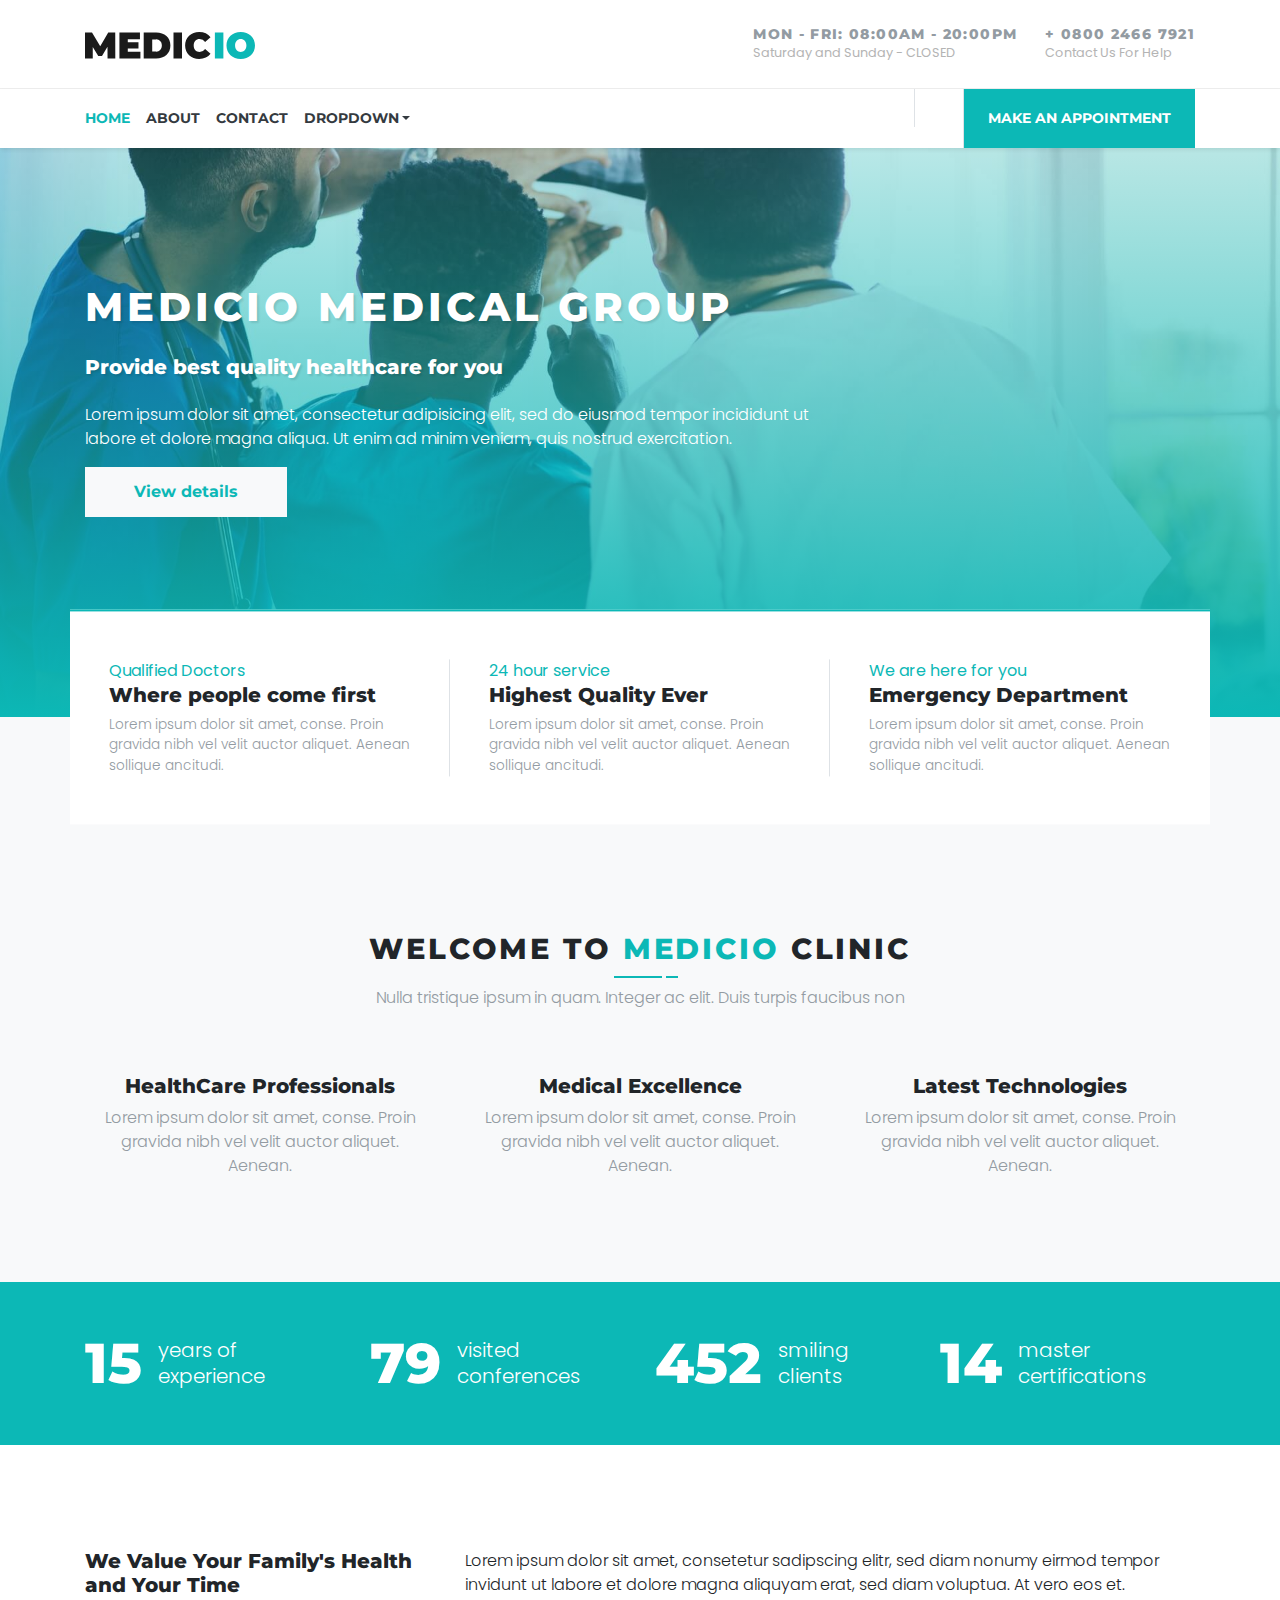
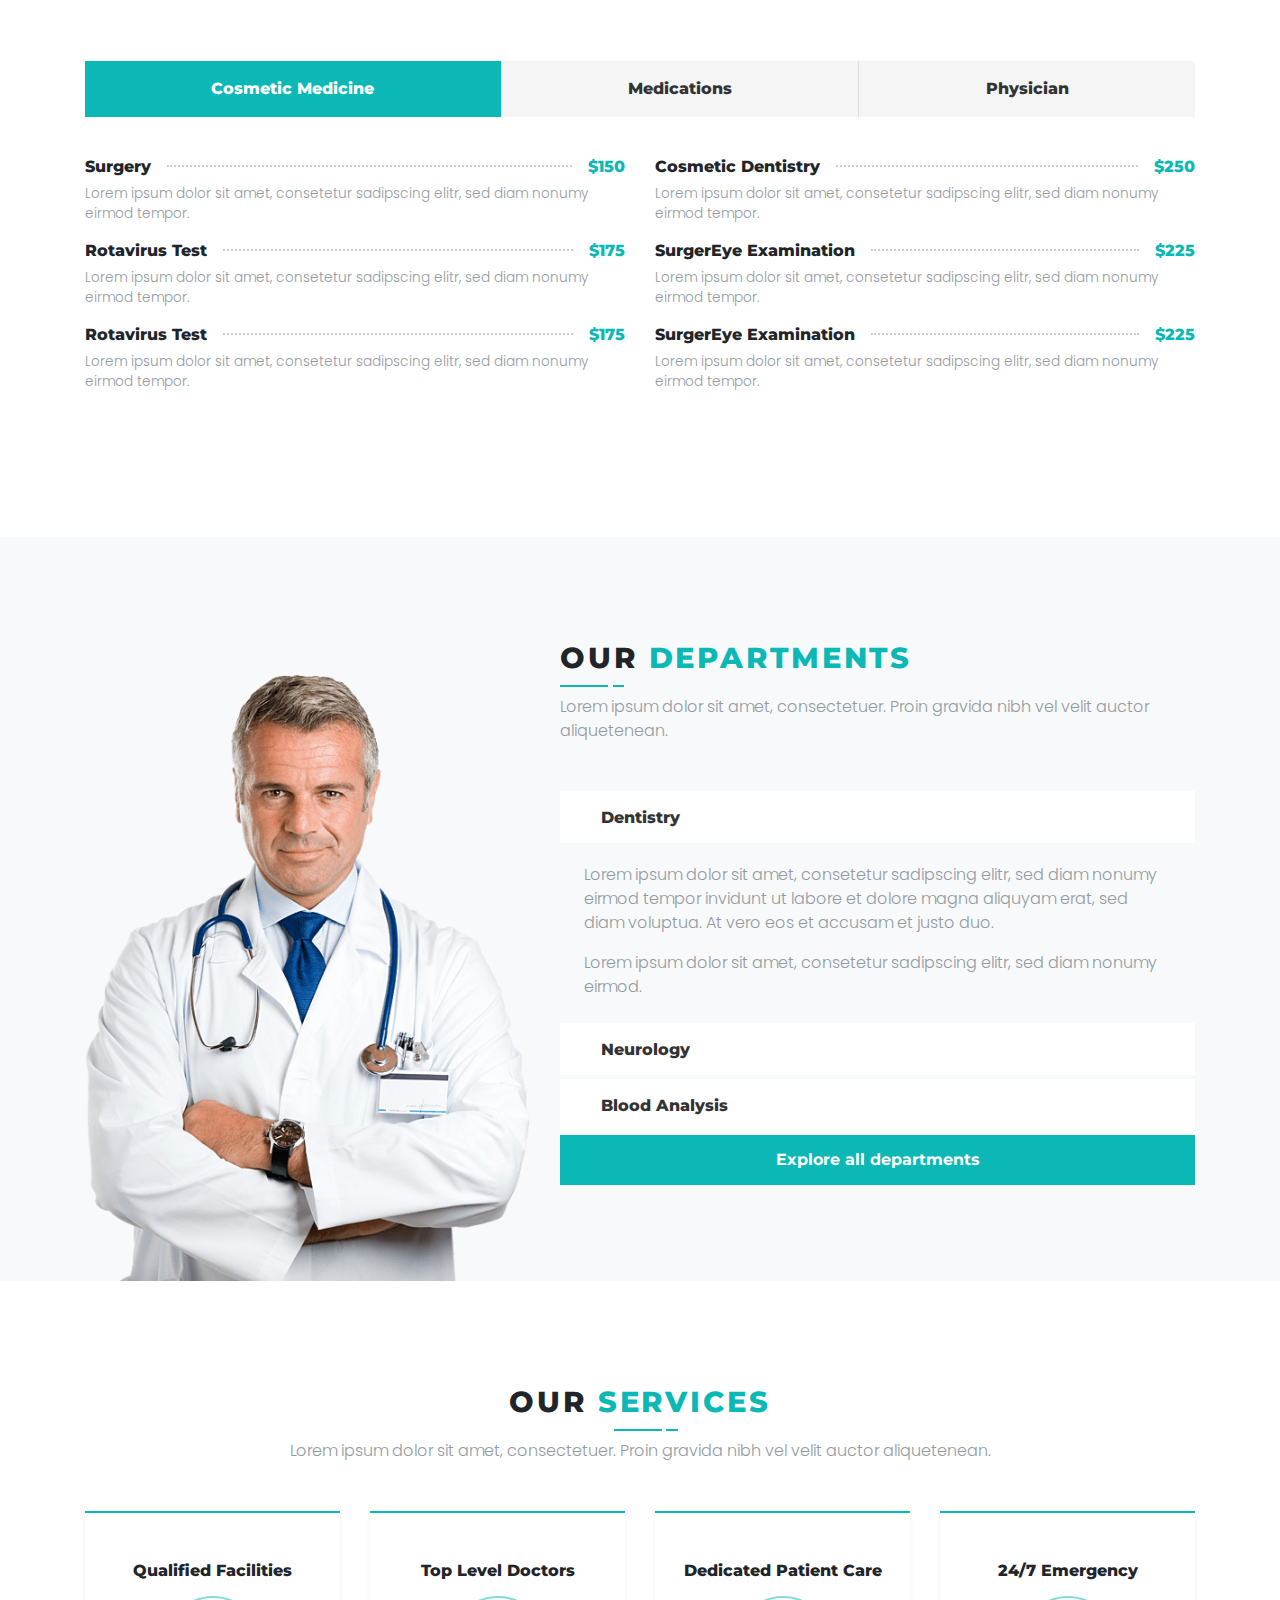
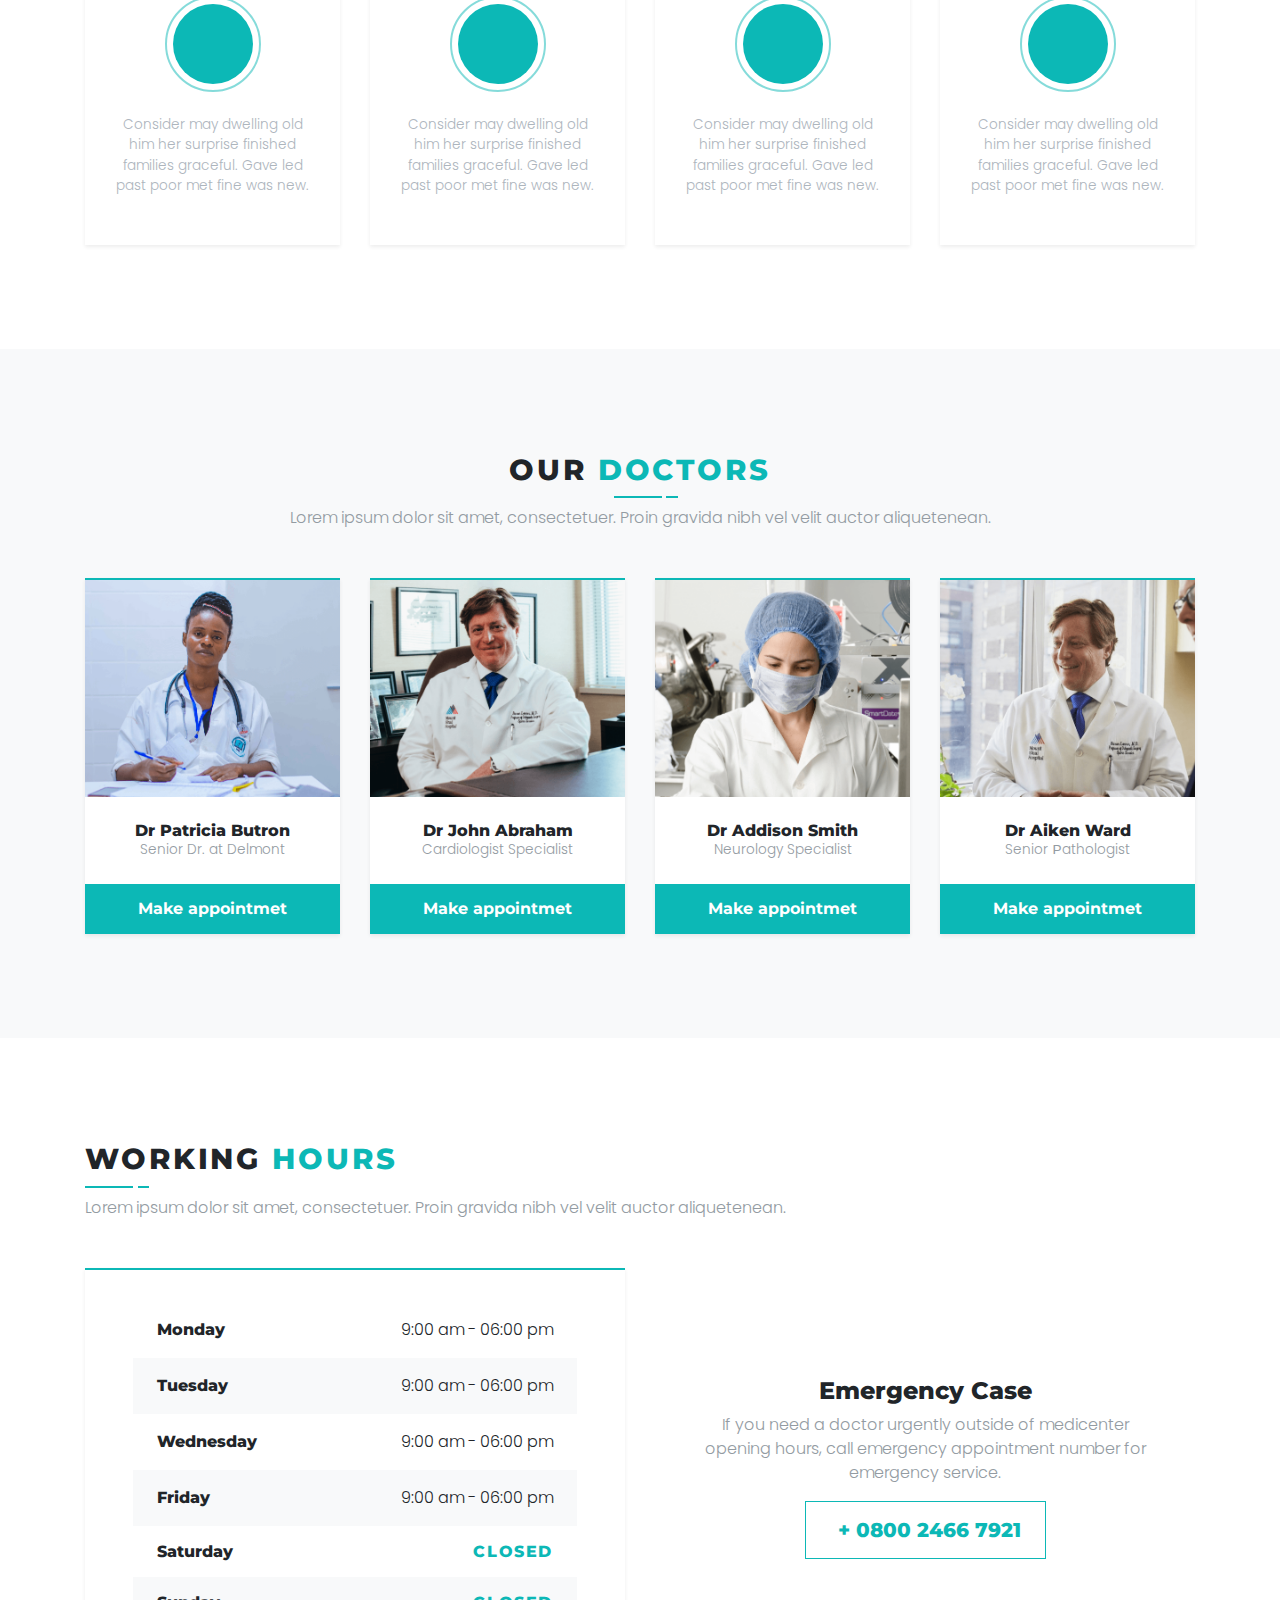
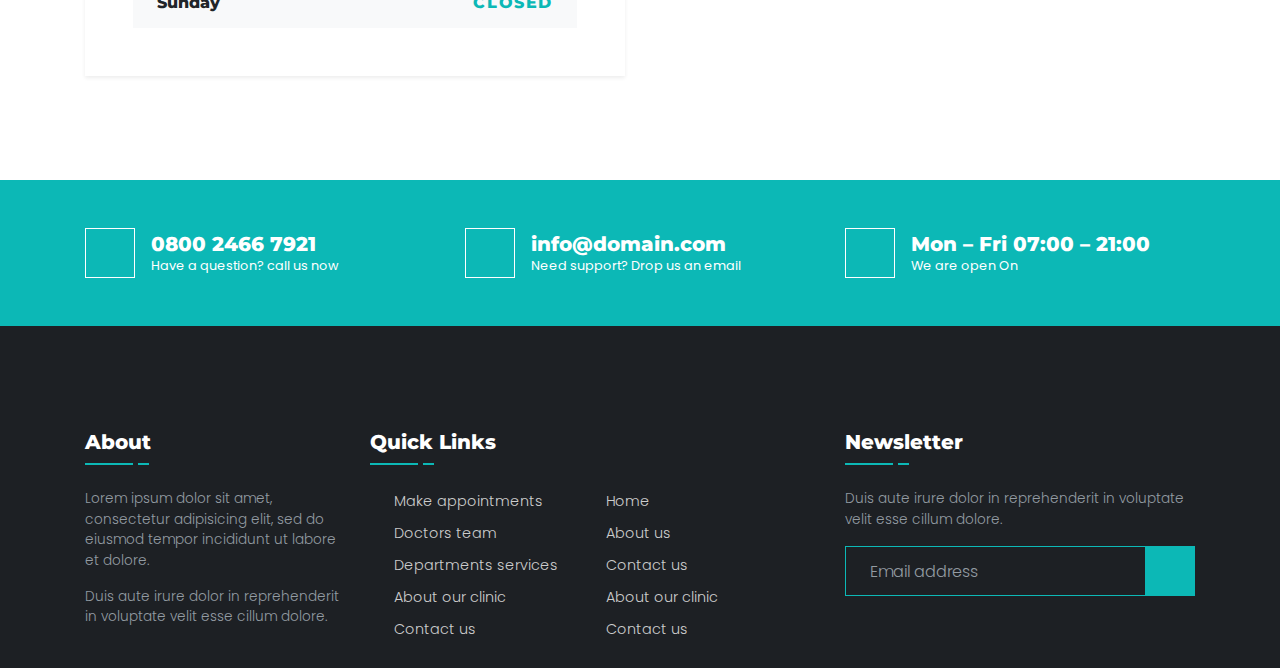
<file: medical/index.html>
<!DOCTYPE html>
<html>
  <head>
    <meta charset="utf-8">
    <meta http-equiv="X-UA-Compatible" content="IE=edge">
    <title>Team fierce medical work</title>
    <meta name="description" content="">
    <meta name="viewport" content="width=device-width, initial-scale=1">
    <meta name="robots" content="all,follow">
    <!-- Bootstrap CSS-->
    <link rel="stylesheet" href="vendor/bootstrap/css/bootstrap.min.css">
    <!-- Google fonts-->
    <link rel="stylesheet" href="https://fonts.googleapis.com/css?family=Montserrat:700,800&amp;display=swap">
    <link rel="stylesheet" href="https://fonts.googleapis.com/css?family=Poppins:300,400&amp;display=swap">
    <!-- theme stylesheet-->
    <link rel="stylesheet" href="css/style.default.css" id="theme-stylesheet">
    <!-- Custom stylesheet - for your changes-->
    <link rel="stylesheet" href="css/custom.css">
    <!-- Favicon-->
    <link rel="shortcut icon" href="img/favicon.ico">
    <!-- Tweaks for older IEs--><!--[if lt IE 9]>
        <script src="https://oss.maxcdn.com/html5shiv/3.7.3/html5shiv.min.js"></script>
        <script src="https://oss.maxcdn.com/respond/1.4.2/respond.min.js"></script><![endif]-->
  </head>
  <body>
    <!-- navbar-->
    <header class="header">
      <!-- Primary Navbar-->
      <nav class="navbar navbar-expand-lg navbar-light py-4 border-bottom border-gray bg-white">
        <div class="container d-flex align-items-center justify-content-beween"><a class="navbar-brand" href="#"><img src="img/logo.svg" alt="" width="170"></a>
          <button class="navbar-toggler" type="button" data-toggle="collapse" data-target="#navbarSupportedContent" aria-controls="navbarSupportedContent" aria-expanded="false" aria-label="Toggle navigation"><span class="navbar-toggler-icon"></span></button>
          <ul class="list-inline mb-0 d-none d-lg-block">
            <li class="list-inline-item mr-3">
              <div class="d-flex"><i class="far fa-clock h4 text-muted"></i>
                <div class="ml-2">
                  <h6 class="text-muted text-uppercase mb-0 text-small">Mon - Fri: 08:00AM - 20:00PM  </h6>
                  <p class="small text-gray mb-0">Saturday and Sunday - CLOSED</p>
                </div>
              </div>
            </li>
            <li class="list-inline-item">
              <div class="d-flex"><i class="fas fa-headphones-alt h4 text-muted"></i>
                <div class="ml-2">
                  <h6 class="text-muted text-uppercase mb-0 text-small">+ 0800 2466 7921</h6>
                  <p class="small text-gray mb-0">Contact Us For Help</p>
                </div>
              </div>
            </li>
          </ul>
        </div>
      </nav>
      <!-- Secondary Navbar                -->
      <nav class="navbar navbar-expand-lg navbar-light py-0 shadow-sm bg-white">
        <div class="container">
          <div class="collapse navbar-collapse py-3 py-lg-0" id="navbarSupportedContent">
            <ul class="navbar-nav mr-auto">
              <li class="nav-item active"><a class="nav-link pl-lg-0" href="index.html">Home <span class="sr-only">(current)</span></a></li>
              <li class="nav-item"><a class="nav-link" href="about.html">About </a></li>
              <li class="nav-item"><a class="nav-link" href="contact.html">Contact </a></li>
              <li class="nav-item dropdown"><a class="nav-link dropdown-toggle" id="navbarDropdown" href="#" role="button" data-toggle="dropdown" aria-haspopup="true" aria-expanded="false">Dropdown</a>
                <div class="dropdown-menu border-0 shadow-sm" aria-labelledby="navbarDropdown"><a class="dropdown-item text-muted" href="#">Action</a><a class="dropdown-item text-muted" href="#">Another action</a><a class="dropdown-item text-muted" href="#">Something else here</a></div>
              </li>
            </ul>
            <ul class="navbar-nav ml-auto">
              <li class="nav-item"><a class="nav-link px-4 d-inline-block" id="searchToggler" href="#"><i class="fas fa-search text-muted"></i><i class="fas fa-times text-muted d-none"></i></a></li>
              <li class="nav-item"><a class="nav-link border-left px-4 bg-primary text-white d-inline-block" href="contact.html">Make an Appointment</a></li>
            </ul>
          </div>
        </div>
      </nav>
      <div class="p-3 shadow-sm index-forward border-top" id="search">
        <div class="container">
          <form action="#">
            <div class="row">
              <div class="form-group col-sm-8 mb-0 mb-2 mb-sm-0">
                <input class="form-control" type="search" placeholder="What're you looking for...">
              </div>
              <div class="form-group col-sm-4 text-center text-sm-left mb-0">
                <button class="btn btn-primary" type="submit"> <i class="fas fa-search mr-2"></i>Search</button>
              </div>
            </div>
          </form>
        </div>
      </div>
    </header>
    <!-- Hero Banner-->
    <section class="hero-home bg-cover bg-center" style="background: url(img/home-banner.jpg)">
      <div class="container index-forward py-5 mb-5">
        <div class="row text-white">
          <div class="col-lg-8">
            <h1 class="text-uppercase mb-0 text-shadow">Medicio medical group</h1>
            <p class="h5 my-4 text-shadow">Provide best quality healthcare for you</p>
            <p>Lorem ipsum dolor sit amet, consectetur adipisicing elit, sed do eiusmod tempor incididunt ut labore et dolore magna aliqua. Ut enim ad minim veniam, quis nostrud exercitation.</p><a class="btn btn-light text-primary px-5" href="#">View details</a>
          </div>
        </div>
      </div>
    </section>
    <!-- Info Section-->
    <section class="info p-0 bg-light">
      <div class="container bg-white">
        <div class="row py-5 border-top border-md border-primary">
          <div class="col-lg-4 border-right mb-4 mb-lg-0">
            <div class="px-4">
              <p class="text-primary mb-0 font-weight-normal">Qualified Doctors</p>
              <h3 class="h5">Where people come first</h3>
              <p class="text-muted mb-0 text-small">Lorem ipsum dolor sit amet, conse. Proin gravida nibh vel velit auctor aliquet. Aenean sollique ancitudi.</p>
            </div>
          </div>
          <div class="col-lg-4 border-right mb-4 mb-lg-0">
            <div class="px-4">
              <p class="text-primary mb-0 font-weight-normal">24 hour service</p>
              <h3 class="h5">Highest Quality Ever</h3>
              <p class="text-muted mb-0 text-small">Lorem ipsum dolor sit amet, conse. Proin gravida nibh vel velit auctor aliquet. Aenean sollique ancitudi.</p>
            </div>
          </div>
          <div class="col-lg-4">
            <div class="px-4">
              <p class="text-primary mb-0 font-weight-normal">We are here for you</p>
              <h3 class="h5">Emergency Department</h3>
              <p class="text-muted mb-0 text-small">Lorem ipsum dolor sit amet, conse. Proin gravida nibh vel velit auctor aliquet. Aenean sollique ancitudi.</p>
            </div>
          </div>
        </div>
      </div>
    </section>
    <!-- About Section-->
    <section class="about bg-light pt-0">
      <div class="container text-center">
        <h2 class="text-uppercase lined lined-center">Welcome to <span class="text-primary">Medicio </span>Clinic</h2>
        <p class="text-muted">Nulla tristique ipsum in quam. Integer ac elit. Duis turpis faucibus non</p>
        <div class="row pt-5">
          <div class="col-lg-4 mb-5 mb-lg-0"><i class="fas fa-stethoscope fa-3x text-primary mb-3"></i>
            <h2 class="h5">HealthCare Professionals</h2>
            <p class="text-muted px-lg-3 mb-0">Lorem ipsum dolor sit amet, conse. Proin gravida nibh vel velit auctor aliquet. Aenean.</p>
          </div>
          <div class="col-lg-4 mb-5 mb-lg-0"><i class="fas fa-microscope fa-3x text-primary mb-3"></i>
            <h2 class="h5">Medical Excellence</h2>
            <p class="text-muted px-lg-3 mb-0">Lorem ipsum dolor sit amet, conse. Proin gravida nibh vel velit auctor aliquet. Aenean.</p>
          </div>
          <div class="col-lg-4"><i class="fas fa-syringe fa-3x text-primary mb-3"></i>
            <h2 class="h5">Latest Technologies</h2>
            <p class="text-muted px-lg-3 mb-0">Lorem ipsum dolor sit amet, conse. Proin gravida nibh vel velit auctor aliquet. Aenean.</p>
          </div>
        </div>
      </div>
    </section>
    <!-- Statistics Section-->
    <section class="statistics py-5 bg-primary">
      <div class="container text-white">
        <div class="row">
          <div class="col-lg-3 col-md-6 mb-4 mb-lg-0">
            <div class="d-flex align-items-center justify-content-center justify-content-md-start">
              <h2 class="text-lg mr-3 mb-0">15</h2>
              <p class="lead line-height-sm mb-0">years of <br>experience </p>
            </div>
          </div>
          <div class="col-lg-3 col-md-6 mb-4 mb-lg-0">
            <div class="d-flex align-items-center justify-content-center justify-content-md-start">
              <h2 class="text-lg mr-3 mb-0">79</h2>
              <p class="lead line-height-sm mb-0">visited <br>conferences </p>
            </div>
          </div>
          <div class="col-lg-3 col-md-6 mb-4 mb-lg-0">
            <div class="d-flex align-items-center justify-content-center justify-content-md-start">
              <h2 class="text-lg mr-3 mb-0">452</h2>
              <p class="lead line-height-sm mb-0">smiling <br>clients </p>
            </div>
          </div>
          <div class="col-lg-3 col-md-6">
            <div class="d-flex align-items-center justify-content-center justify-content-md-start">
              <h2 class="text-lg mr-3 mb-0">14</h2>
              <p class="lead line-height-sm mb-0">master <br>certifications </p>
            </div>
          </div>
        </div>
      </div>
    </section>
    <!-- Prices Section-->
    <section class="prices">
      <div class="container">
        <div class="row mb-5">
          <div class="col-lg-4">
            <h2 class="h5">We Value Your Family's Health and Your Time</h2>
          </div>
          <div class="col-lg-8">
            <p>Lorem ipsum dolor sit amet, consetetur sadipscing elitr, sed diam nonumy eirmod tempor invidunt ut labore et dolore magna aliquyam erat, sed diam voluptua. At vero eos et.</p>
          </div>
        </div>
        <ul class="nav nav-pills mb-3 flex-column flex-sm-row text-center" id="pills-tab" role="tablist">
          <li class="nav-item flex-sm-fill"><a class="nav-link active" id="pills-cosmetic-tab" data-toggle="pill" href="#pills-cosmetic" role="tab" aria-controls="pills-cosmetic" aria-selected="true">Cosmetic Medicine</a></li>
          <li class="nav-item flex-sm-fill"><a class="nav-link" id="pills-Medications-tab" data-toggle="pill" href="#pills-Medications" role="tab" aria-controls="pills-Medications" aria-selected="false">Medications</a></li>
          <li class="nav-item flex-sm-fill"><a class="nav-link" id="pills-Physician-tab" data-toggle="pill" href="#pills-Physician" role="tab" aria-controls="pills-Physician" aria-selected="false">Physician</a></li>
        </ul>
        <div class="tab-content" id="pills-tabContent">
          <div class="tab-pane py-4 fade show active" id="pills-cosmetic" role="tabpanel" aria-labelledby="pills-cosmetic-tab"> 
            <div class="row">
              <div class="col-lg-6">
                <div class="d-flex align-items-center mb-2">
                  <h6 class="mb-0">Surgery</h6>
                  <hr class="dotted-separator mx-3 flex-grow-1 my-0">
                  <h6 class="text-primary mb-0">$150</h6>
                </div>
                <p class="text-muted text-small">Lorem ipsum dolor sit amet, consetetur sadipscing elitr, sed diam nonumy eirmod tempor.</p>
              </div>
              <div class="col-lg-6">
                <div class="d-flex align-items-center mb-2">
                  <h6 class="mb-0">Cosmetic Dentistry</h6>
                  <hr class="dotted-separator mx-3 flex-grow-1 my-0">
                  <h6 class="text-primary mb-0">$250</h6>
                </div>
                <p class="text-muted text-small">Lorem ipsum dolor sit amet, consetetur sadipscing elitr, sed diam nonumy eirmod tempor.</p>
              </div>
              <div class="col-lg-6">
                <div class="d-flex align-items-center mb-2">
                  <h6 class="mb-0">Rotavirus Test</h6>
                  <hr class="dotted-separator mx-3 flex-grow-1 my-0">
                  <h6 class="text-primary mb-0">$175</h6>
                </div>
                <p class="text-muted text-small">Lorem ipsum dolor sit amet, consetetur sadipscing elitr, sed diam nonumy eirmod tempor.</p>
              </div>
              <div class="col-lg-6">
                <div class="d-flex align-items-center mb-2">
                  <h6 class="mb-0">SurgerEye Examination</h6>
                  <hr class="dotted-separator mx-3 flex-grow-1 my-0">
                  <h6 class="text-primary mb-0">$225</h6>
                </div>
                <p class="text-muted text-small">Lorem ipsum dolor sit amet, consetetur sadipscing elitr, sed diam nonumy eirmod tempor.</p>
              </div>
              <div class="col-lg-6">
                <div class="d-flex align-items-center mb-2">
                  <h6 class="mb-0">Rotavirus Test</h6>
                  <hr class="dotted-separator mx-3 flex-grow-1 my-0">
                  <h6 class="text-primary mb-0">$175</h6>
                </div>
                <p class="text-muted text-small">Lorem ipsum dolor sit amet, consetetur sadipscing elitr, sed diam nonumy eirmod tempor.</p>
              </div>
              <div class="col-lg-6">
                <div class="d-flex align-items-center mb-2">
                  <h6 class="mb-0">SurgerEye Examination</h6>
                  <hr class="dotted-separator mx-3 flex-grow-1 my-0">
                  <h6 class="text-primary mb-0">$225</h6>
                </div>
                <p class="text-muted text-small">Lorem ipsum dolor sit amet, consetetur sadipscing elitr, sed diam nonumy eirmod tempor.</p>
              </div>
            </div>
          </div>
          <div class="tab-pane py-4 fade" id="pills-Medications" role="tabpanel" aria-labelledby="pills-Medications-tab"> 
            <div class="row">
              <div class="col-lg-6">
                <div class="d-flex align-items-center mb-2">
                  <h6 class="mb-0">Surgery</h6>
                  <hr class="dotted-separator mx-3 flex-grow-1 my-0">
                  <h6 class="text-primary mb-0">$150</h6>
                </div>
                <p class="text-muted text-small">Lorem ipsum dolor sit amet, consetetur sadipscing elitr, sed diam nonumy eirmod tempor.</p>
              </div>
              <div class="col-lg-6">
                <div class="d-flex align-items-center mb-2">
                  <h6 class="mb-0">Cosmetic Dentistry</h6>
                  <hr class="dotted-separator mx-3 flex-grow-1 my-0">
                  <h6 class="text-primary mb-0">$250</h6>
                </div>
                <p class="text-muted text-small">Lorem ipsum dolor sit amet, consetetur sadipscing elitr, sed diam nonumy eirmod tempor.</p>
              </div>
              <div class="col-lg-6">
                <div class="d-flex align-items-center mb-2">
                  <h6 class="mb-0">Rotavirus Test</h6>
                  <hr class="dotted-separator mx-3 flex-grow-1 my-0">
                  <h6 class="text-primary mb-0">$175</h6>
                </div>
                <p class="text-muted text-small">Lorem ipsum dolor sit amet, consetetur sadipscing elitr, sed diam nonumy eirmod tempor.</p>
              </div>
              <div class="col-lg-6">
                <div class="d-flex align-items-center mb-2">
                  <h6 class="mb-0">SurgerEye Examination</h6>
                  <hr class="dotted-separator mx-3 flex-grow-1 my-0">
                  <h6 class="text-primary mb-0">$225</h6>
                </div>
                <p class="text-muted text-small">Lorem ipsum dolor sit amet, consetetur sadipscing elitr, sed diam nonumy eirmod tempor.</p>
              </div>
              <div class="col-lg-6">
                <div class="d-flex align-items-center mb-2">
                  <h6 class="mb-0">Rotavirus Test</h6>
                  <hr class="dotted-separator mx-3 flex-grow-1 my-0">
                  <h6 class="text-primary mb-0">$175</h6>
                </div>
                <p class="text-muted text-small">Lorem ipsum dolor sit amet, consetetur sadipscing elitr, sed diam nonumy eirmod tempor.</p>
              </div>
            </div>
          </div>
          <div class="tab-pane py-4 fade" id="pills-Physician" role="tabpanel" aria-labelledby="pills-Physician-tab"> 
            <div class="row">
              <div class="col-lg-6">
                <div class="d-flex align-items-center mb-2">
                  <h6 class="mb-0">Surgery</h6>
                  <hr class="dotted-separator mx-3 flex-grow-1 my-0">
                  <h6 class="text-primary mb-0">$150</h6>
                </div>
                <p class="text-muted text-small">Lorem ipsum dolor sit amet, consetetur sadipscing elitr, sed diam nonumy eirmod tempor.</p>
              </div>
              <div class="col-lg-6">
                <div class="d-flex align-items-center mb-2">
                  <h6 class="mb-0">Cosmetic Dentistry</h6>
                  <hr class="dotted-separator mx-3 flex-grow-1 my-0">
                  <h6 class="text-primary mb-0">$250</h6>
                </div>
                <p class="text-muted text-small">Lorem ipsum dolor sit amet, consetetur sadipscing elitr, sed diam nonumy eirmod tempor.</p>
              </div>
              <div class="col-lg-6">
                <div class="d-flex align-items-center mb-2">
                  <h6 class="mb-0">Rotavirus Test</h6>
                  <hr class="dotted-separator mx-3 flex-grow-1 my-0">
                  <h6 class="text-primary mb-0">$175</h6>
                </div>
                <p class="text-muted text-small">Lorem ipsum dolor sit amet, consetetur sadipscing elitr, sed diam nonumy eirmod tempor.</p>
              </div>
              <div class="col-lg-6">
                <div class="d-flex align-items-center mb-2">
                  <h6 class="mb-0">SurgerEye Examination</h6>
                  <hr class="dotted-separator mx-3 flex-grow-1 my-0">
                  <h6 class="text-primary mb-0">$225</h6>
                </div>
                <p class="text-muted text-small">Lorem ipsum dolor sit amet, consetetur sadipscing elitr, sed diam nonumy eirmod tempor.</p>
              </div>
              <div class="col-lg-6">
                <div class="d-flex align-items-center mb-2">
                  <h6 class="mb-0">Rotavirus Test</h6>
                  <hr class="dotted-separator mx-3 flex-grow-1 my-0">
                  <h6 class="text-primary mb-0">$175</h6>
                </div>
                <p class="text-muted text-small">Lorem ipsum dolor sit amet, consetetur sadipscing elitr, sed diam nonumy eirmod tempor.</p>
              </div>
              <div class="col-lg-6">
                <div class="d-flex align-items-center mb-2">
                  <h6 class="mb-0">SurgerEye Examination</h6>
                  <hr class="dotted-separator mx-3 flex-grow-1 my-0">
                  <h6 class="text-primary mb-0">$225</h6>
                </div>
                <p class="text-muted text-small">Lorem ipsum dolor sit amet, consetetur sadipscing elitr, sed diam nonumy eirmod tempor.</p>
              </div>
            </div>
          </div>
        </div>
      </div>
    </section>
    <!-- Departments Section-->
    <section class="departments pb-0 bg-light">
      <div class="container">
        <div class="row align-items-end">
          <div class="col-lg-5 d-none d-lg-block"><img class="img-fluid" src="img/doctor.png" alt="doctor"></div>
          <div class="col-lg-7 pb-5 mb-5">
            <h2 class="text-uppercase lined">Our <span class="text-primary">Departments</span></h2>
            <p class="text-muted mb-5">Lorem ipsum dolor sit amet, consectetuer. Proin gravida nibh vel velit auctor aliquetenean.</p>
            <div class="accordion" id="accordionExample">
              <div class="card mb-1">
                <div class="card-header p-0" id="headingOne">
                  <h2 class="mb-0">
                    <button class="btn btn-link py-3 px-4 h6 mb-0" type="button" data-toggle="collapse" data-target="#collapseOne" aria-expanded="true" aria-controls="collapseOne"><i class="fas fa-tooth fa-fw mr-3 text-primary"></i>Dentistry</button>
                  </h2>
                </div>
                <div class="collapse show" id="collapseOne" aria-labelledby="headingOne" data-parent="#accordionExample">
                  <div class="card-body bg-light px-4">
                    <p class="text-muted">Lorem ipsum dolor sit amet, consetetur sadipscing elitr, sed diam nonumy eirmod tempor invidunt ut labore et dolore magna aliquyam erat, sed diam voluptua. At vero eos et accusam et justo duo.</p>
                    <p class="text-muted mb-0">Lorem ipsum dolor sit amet, consetetur sadipscing elitr, sed diam nonumy eirmod.</p>
                  </div>
                </div>
              </div>
              <div class="card mb-1">
                <div class="card-header p-0" id="headingTwo">
                  <h2 class="mb-0">
                    <button class="btn btn-link collapsed py-3 px-4 h6 mb-0" type="button" data-toggle="collapse" data-target="#collapseTwo" aria-expanded="false" aria-controls="collapseTwo"><i class="fas fa-brain fa-fw mr-3 text-primary"></i>Neurology</button>
                  </h2>
                </div>
                <div class="collapse" id="collapseTwo" aria-labelledby="headingTwo" data-parent="#accordionExample">
                  <div class="card-body bg-light px-4">
                    <p class="text-muted mb-0">Lorem ipsum dolor sit amet, consetetur sadipscing elitr, sed diam nonumy eirmod tempor invidunt ut labore et dolore magna aliquyam erat, sed diam voluptua. At vero eos et accusam et justo duo.</p>
                  </div>
                </div>
              </div>
              <div class="card mb-1">
                <div class="card-header p-0" id="headingThree">
                  <h2 class="mb-0">
                    <button class="btn btn-link collapsed py-3 px-4 h6 mb-0" type="button" data-toggle="collapse" data-target="#collapseThree" aria-expanded="false" aria-controls="collapseThree"><i class="fas fa-dna fa-fw mr-3 text-primary"></i>Blood Analysis</button>
                  </h2>
                </div>
                <div class="collapse" id="collapseThree" aria-labelledby="headingThree" data-parent="#accordionExample">
                  <div class="card-body bg-light px-4">
                    <p class="text-muted mb-0">Lorem ipsum dolor sit amet, consetetur sadipscing elitr, sed diam nonumy eirmod tempor invidunt ut labore et dolore magna aliquyam erat, sed diam voluptua. At vero eos et accusam et justo duo.</p>
                  </div>
                </div>
              </div>
            </div><a class="btn btn-block btn-primary" href="#">Explore all departments        </a>
          </div>
        </div>
      </div>
    </section>
    <!-- Service Section-->
    <section class="services">
      <div class="container text-center">
        <h2 class="text-uppercase lined lined-center">Our  <span class="text-primary">Services</span></h2>
        <p class="text-muted mb-5">Lorem ipsum dolor sit amet, consectetuer. Proin gravida nibh vel velit auctor aliquetenean.</p>
        <div class="row">
              <!-- Services Item-->
              <div class="col-xl-3 col-md-6 mb-4 mb-xl-0">
                <div class="card services-item border-0">
                  <div class="card-body border-top border-md border-primary py-5 px-4 shadow-sm">
                    <h2 class="h6 mb-0 services-item-heading">Qualified Facilities</h2>
                    <div class="services-icon my-4"><i class="fas fa-procedures fa-2x"></i></div>
                    <p class="services-item-text text-small mb-0">Consider may dwelling old him her surprise finished families graceful. Gave led past poor met fine was new.</p>
                  </div>
                </div>
              </div>
              <!-- Services Item-->
              <div class="col-xl-3 col-md-6 mb-4 mb-xl-0">
                <div class="card services-item border-0">
                  <div class="card-body border-top border-md border-primary py-5 px-4 shadow-sm">
                    <h2 class="h6 mb-0 services-item-heading">Top Level Doctors</h2>
                    <div class="services-icon my-4"><i class="fas fa-user-md fa-2x"></i></div>
                    <p class="services-item-text text-small mb-0">Consider may dwelling old him her surprise finished families graceful. Gave led past poor met fine was new.</p>
                  </div>
                </div>
              </div>
              <!-- Services Item-->
              <div class="col-xl-3 col-md-6 mb-4 mb-xl-0">
                <div class="card services-item border-0">
                  <div class="card-body border-top border-md border-primary py-5 px-4 shadow-sm">
                    <h2 class="h6 mb-0 services-item-heading">Dedicated Patient Care</h2>
                    <div class="services-icon my-4"><i class="fas fa-notes-medical fa-2x"></i></div>
                    <p class="services-item-text text-small mb-0">Consider may dwelling old him her surprise finished families graceful. Gave led past poor met fine was new.</p>
                  </div>
                </div>
              </div>
              <!-- Services Item-->
              <div class="col-xl-3 col-md-6 mb-4 mb-xl-0">
                <div class="card services-item border-0">
                  <div class="card-body border-top border-md border-primary py-5 px-4 shadow-sm">
                    <h2 class="h6 mb-0 services-item-heading">24/7 Emergency</h2>
                    <div class="services-icon my-4"><i class="fas fa-ambulance fa-2x"></i></div>
                    <p class="services-item-text text-small mb-0">Consider may dwelling old him her surprise finished families graceful. Gave led past poor met fine was new.</p>
                  </div>
                </div>
              </div>
        </div>
      </div>
    </section>
    <!-- Doctors Section-->
    <section class="doctors bg-light">
      <div class="container text-center">
        <h2 class="text-uppercase lined lined-center">Our  <span class="text-primary">Doctors</span></h2>
        <p class="text-muted mb-5">Lorem ipsum dolor sit amet, consectetuer. Proin gravida nibh vel velit auctor aliquetenean.</p>
        <div class="row">
              <!-- Doctor-->
              <div class="col-xl-3 col-md-6 mb-4 mb-xl-0">
                <div class="card doctor border-0">
                  <div class="card-body p-0 shadow-sm">
                    <div class="position-relative"><img class="img-fluid border-top border-md border-primary" src="img/doctor-1.png" alt="">
                      <div class="doctor-overlay">   
                        <ul class="list-inline mb-0 doctor-social">
                          <li class="list-inline-item"><a class="doctor-social-link" href="#"><i class="fab fa-facebook-f"></i></a></li>
                          <li class="list-inline-item"><a class="doctor-social-link" href="#"><i class="fab fa-twitter"></i></a></li>
                          <li class="list-inline-item"><a class="doctor-social-link" href="#"><i class="fab fa-instagram"></i></a></li>
                          <li class="list-inline-item"><a class="doctor-social-link" href="#"><i class="fab fa-youtube"></i></a></li>
                        </ul>
                      </div>
                    </div>
                    <div class="p-4">
                      <h6 class="mb-0">Dr Patricia Butron</h6>
                      <p class="text-muted text-small mb-0">Senior Dr. at Delmont</p>
                    </div><a class="btn btn-block btn-primary" href="#">Make appointmet</a>
                  </div>
                </div>
              </div>
              <!-- Doctor-->
              <div class="col-xl-3 col-md-6 mb-4 mb-xl-0">
                <div class="card doctor border-0">
                  <div class="card-body p-0 shadow-sm">
                    <div class="position-relative"><img class="img-fluid border-top border-md border-primary" src="img/doctor-2.png" alt="">
                      <div class="doctor-overlay">   
                        <ul class="list-inline mb-0 doctor-social">
                          <li class="list-inline-item"><a class="doctor-social-link" href="#"><i class="fab fa-facebook-f"></i></a></li>
                          <li class="list-inline-item"><a class="doctor-social-link" href="#"><i class="fab fa-twitter"></i></a></li>
                          <li class="list-inline-item"><a class="doctor-social-link" href="#"><i class="fab fa-instagram"></i></a></li>
                          <li class="list-inline-item"><a class="doctor-social-link" href="#"><i class="fab fa-youtube"></i></a></li>
                        </ul>
                      </div>
                    </div>
                    <div class="p-4">
                      <h6 class="mb-0">Dr John Abraham</h6>
                      <p class="text-muted text-small mb-0">Cardiologist Specialist</p>
                    </div><a class="btn btn-block btn-primary" href="#">Make appointmet</a>
                  </div>
                </div>
              </div>
              <!-- Doctor-->
              <div class="col-xl-3 col-md-6 mb-4 mb-xl-0">
                <div class="card doctor border-0">
                  <div class="card-body p-0 shadow-sm">
                    <div class="position-relative"><img class="img-fluid border-top border-md border-primary" src="img/doctor-3.png" alt="">
                      <div class="doctor-overlay">   
                        <ul class="list-inline mb-0 doctor-social">
                          <li class="list-inline-item"><a class="doctor-social-link" href="#"><i class="fab fa-facebook-f"></i></a></li>
                          <li class="list-inline-item"><a class="doctor-social-link" href="#"><i class="fab fa-twitter"></i></a></li>
                          <li class="list-inline-item"><a class="doctor-social-link" href="#"><i class="fab fa-instagram"></i></a></li>
                          <li class="list-inline-item"><a class="doctor-social-link" href="#"><i class="fab fa-youtube"></i></a></li>
                        </ul>
                      </div>
                    </div>
                    <div class="p-4">
                      <h6 class="mb-0">Dr Addison Smith</h6>
                      <p class="text-muted text-small mb-0">Neurology Specialist</p>
                    </div><a class="btn btn-block btn-primary" href="#">Make appointmet</a>
                  </div>
                </div>
              </div>
              <!-- Doctor-->
              <div class="col-xl-3 col-md-6 mb-4 mb-xl-0">
                <div class="card doctor border-0">
                  <div class="card-body p-0 shadow-sm">
                    <div class="position-relative"><img class="img-fluid border-top border-md border-primary" src="img/doctor-4.png" alt="">
                      <div class="doctor-overlay">   
                        <ul class="list-inline mb-0 doctor-social">
                          <li class="list-inline-item"><a class="doctor-social-link" href="#"><i class="fab fa-facebook-f"></i></a></li>
                          <li class="list-inline-item"><a class="doctor-social-link" href="#"><i class="fab fa-twitter"></i></a></li>
                          <li class="list-inline-item"><a class="doctor-social-link" href="#"><i class="fab fa-instagram"></i></a></li>
                          <li class="list-inline-item"><a class="doctor-social-link" href="#"><i class="fab fa-youtube"></i></a></li>
                        </ul>
                      </div>
                    </div>
                    <div class="p-4">
                      <h6 class="mb-0">Dr Aiken Ward</h6>
                      <p class="text-muted text-small mb-0">Senior Рathologist</p>
                    </div><a class="btn btn-block btn-primary" href="#">Make appointmet</a>
                  </div>
                </div>
              </div>
        </div>
      </div>
    </section>
    <!-- Opening Hours-->
    <section class="opening-hours overflow-hidden">
      <div class="container">
        <h2 class="text-uppercase lined">Working  <span class="text-primary">Hours</span></h2>
        <p class="text-muted mb-5">Lorem ipsum dolor sit amet, consectetuer. Proin gravida nibh vel velit auctor aliquetenean.</p>
        <div class="row align-items-center">
          <div class="col-lg-6 mb-5 mb-lg-0">
            <div class="card shadow-sm border-0">
              <div class="card-body border-top border-md border-primary p-5">
                <ul class="list-unstyled mb-0">
                  <li class="d-flex align-items-center justify-content-between pb-3 px-4"><strong class="h6 mb-0">Monday </strong><span class="mb-0">9:00 am - 06:00 pm</span></li>
                  <li class="d-flex align-items-center justify-content-between py-3 bg-light px-4"><strong class="h6 mb-0">Tuesday </strong><span class="mb-0">9:00 am - 06:00 pm</span></li>
                  <li class="d-flex align-items-center justify-content-between py-3 px-4"><strong class="h6 mb-0">Wednesday </strong><span class="mb-0">9:00 am - 06:00 pm</span></li>
                  <li class="d-flex align-items-center justify-content-between py-3 bg-light px-4"><strong class="h6 mb-0">Friday</strong><span class="mb-0">9:00 am - 06:00 pm</span></li>
                  <li class="d-flex align-items-center justify-content-between py-3 px-4"><strong class="h6 mb-0">Saturday</strong><strong class="h6 mb-0 text-uppercase text-primary">Closed</strong></li>
                  <li class="d-flex align-items-center justify-content-between py-3 bg-light px-4"><strong class="h6 mb-0">Sunday</strong><strong class="h6 mb-0 text-uppercase text-primary">Closed</strong></li>
                </ul>
              </div>
            </div>
          </div>
          <div class="col-lg-6 text-center"><i class="fas fa-first-aid fa-4x text-primary mb-4">   </i>
            <h3 class="h4">Emergency Case</h3>
            <p class="text-muted mb-3 px-lg-5">If you need a doctor urgently outside of medicenter opening hours, call emergency appointment number for emergency service.</p>
            <div class="text-primary"><a class="btn btn-outline-primary h5 px-4 py-3" href="tel:080024667921"> <i class="fas fa-phone-square mr-2"></i>+ 0800 2466 7921</a></div>
          </div>
        </div>
      </div>
    </section>
    <!-- Contact Section-->
    <section class="contact py-5 bg-primary text-white">
      <div class="container">
        <div class="row">
          <div class="col-lg-4 mb-5 mb-lg-0">
            <div class="d-flex align-items-center">
              <div class="contact-icon"><i class="fas fa-phone"></i></div>
              <div class="ml-3">       
                <h3 class="h5 mb-0">0800 2466 7921</h3>
                <p class="small mb-0">Have a question? call us now</p>
              </div>
            </div>
          </div>
          <div class="col-lg-4 mb-5 mb-lg-0">
            <div class="d-flex align-items-center">
              <div class="contact-icon"><i class="far fa-envelope"></i></div>
              <div class="ml-3">       
                <h3 class="h5 mb-0">info@domain.com</h3>
                <p class="small mb-0">Need support? Drop us an email</p>
              </div>
            </div>
          </div>
          <div class="col-lg-4">
            <div class="d-flex align-items-center">
              <div class="contact-icon"><i class="far fa-clock"></i></div>
              <div class="ml-3">       
                <h3 class="h5 mb-0">Mon – Fri 07:00 – 21:00</h3>
                <p class="small mb-0">We are open On</p>
              </div>
            </div>
          </div>
        </div>
      </div>
    </section>
    <footer class="footer">
      <div class="container">
        <div class="row">
          <div class="col-lg-3 mb-4 mb-lg-0">
            <h2 class="h5 lined text-white mb-4">About</h2>
            <p class="text-muted text-small">Lorem ipsum dolor sit amet, consectetur adipisicing elit, sed do eiusmod tempor incididunt ut labore et dolore.</p>
            <p class="text-muted text-small">Duis aute irure dolor in reprehenderit in voluptate velit esse cillum dolore.</p>
            <ul class="list-inline mb-0">
              <li class="list-inline-item"><a class="social-link" href="#"><i class="fab fa-facebook-f"></i></a></li>
              <li class="list-inline-item"><a class="social-link" href="#"><i class="fab fa-twitter"></i></a></li>
              <li class="list-inline-item"><a class="social-link" href="#"><i class="fab fa-google-plus"></i></a></li>
              <li class="list-inline-item"><a class="social-link" href="#"><i class="fab fa-instagram"></i></a></li>
            </ul>
          </div>
          <div class="col-lg-5 mb-4 mb-lg-0">
            <h2 class="h5 text-white lined mb-4">Quick Links</h2>
            <div class="d-flex">
              <ul class="list-unstyled d-inline-block mr-4 mb-0">
                <li class="mb-2"><a class="footer-link" href="#">Make appointments </a></li>
                <li class="mb-2"><a class="footer-link" href="#">Doctors team</a></li>
                <li class="mb-2"><a class="footer-link" href="#">Departments services</a></li>
                <li class="mb-2"><a class="footer-link" href="#">About our clinic</a></li>
                <li class="mb-2"><a class="footer-link" href="#">Contact us</a></li>
              </ul>
              <ul class="list-unstyled d-inline-block mb-0">
                <li class="mb-2"><a class="footer-link" href="index.html">Home </a></li>
                <li class="mb-2"><a class="footer-link" href="about.html">About us</a></li>
                <li class="mb-2"><a class="footer-link" href="contact.html">Contact us</a></li>
                <li class="mb-2"><a class="footer-link" href="#">About our clinic</a></li>
                <li class="mb-2"><a class="footer-link" href="#">Contact us</a></li>
              </ul>
            </div>
          </div>
          <div class="col-lg-4">
            <h2 class="h5 text-white lined mb-4">Newsletter</h2>
            <p class="text-muted text-small">Duis aute irure dolor in reprehenderit in voluptate velit esse cillum dolore.</p>
            <div class="input-group mb-3">
              <input class="form-control text-muted bg-none border-primary" type="text" placeholder="Email address" aria-label="Recipient's username" aria-describedby="button-addon2">
              <div class="input-group-append">
                <button class="btn btn-primary" id="button-addon2" type="button"><i class="fas fa-paper-plane"></i></button>
              </div>
            </div>
          </div>
        </div>
      </div>
    </footer>
    <!-- JavaScript files-->
    <script src="vendor/jquery/jquery.min.js"></script>
    <script src="vendor/bootstrap/js/bootstrap.bundle.min.js"></script>
    <script src="js/front.js"></script>
    <!-- FontAwesome CSS - loading as last, so it doesn't block rendering-->
    <link rel="stylesheet" href="https://use.fontawesome.com/releases/v5.7.1/css/all.css" integrity="sha384-fnmOCqbTlWIlj8LyTjo7mOUStjsKC4pOpQbqyi7RrhN7udi9RwhKkMHpvLbHG9Sr" crossorigin="anonymous">
  </body>
</html>
</file>
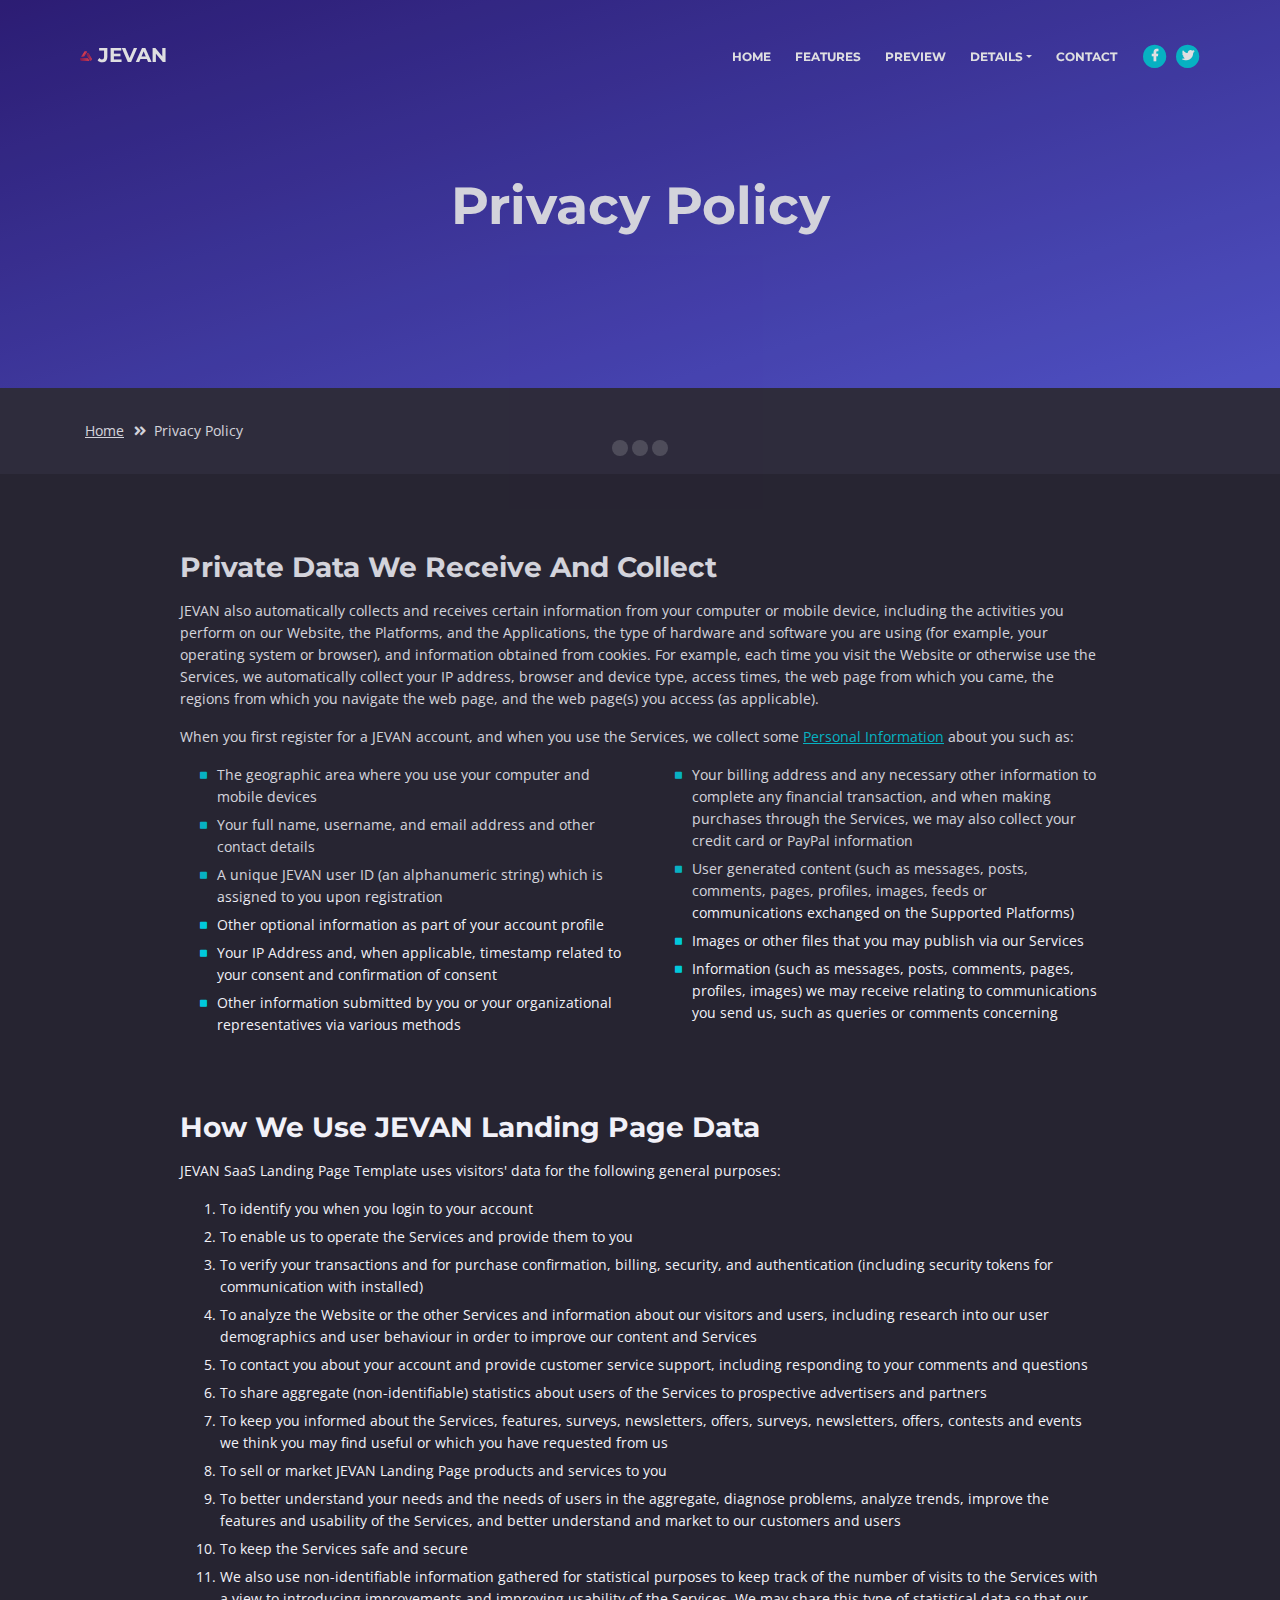
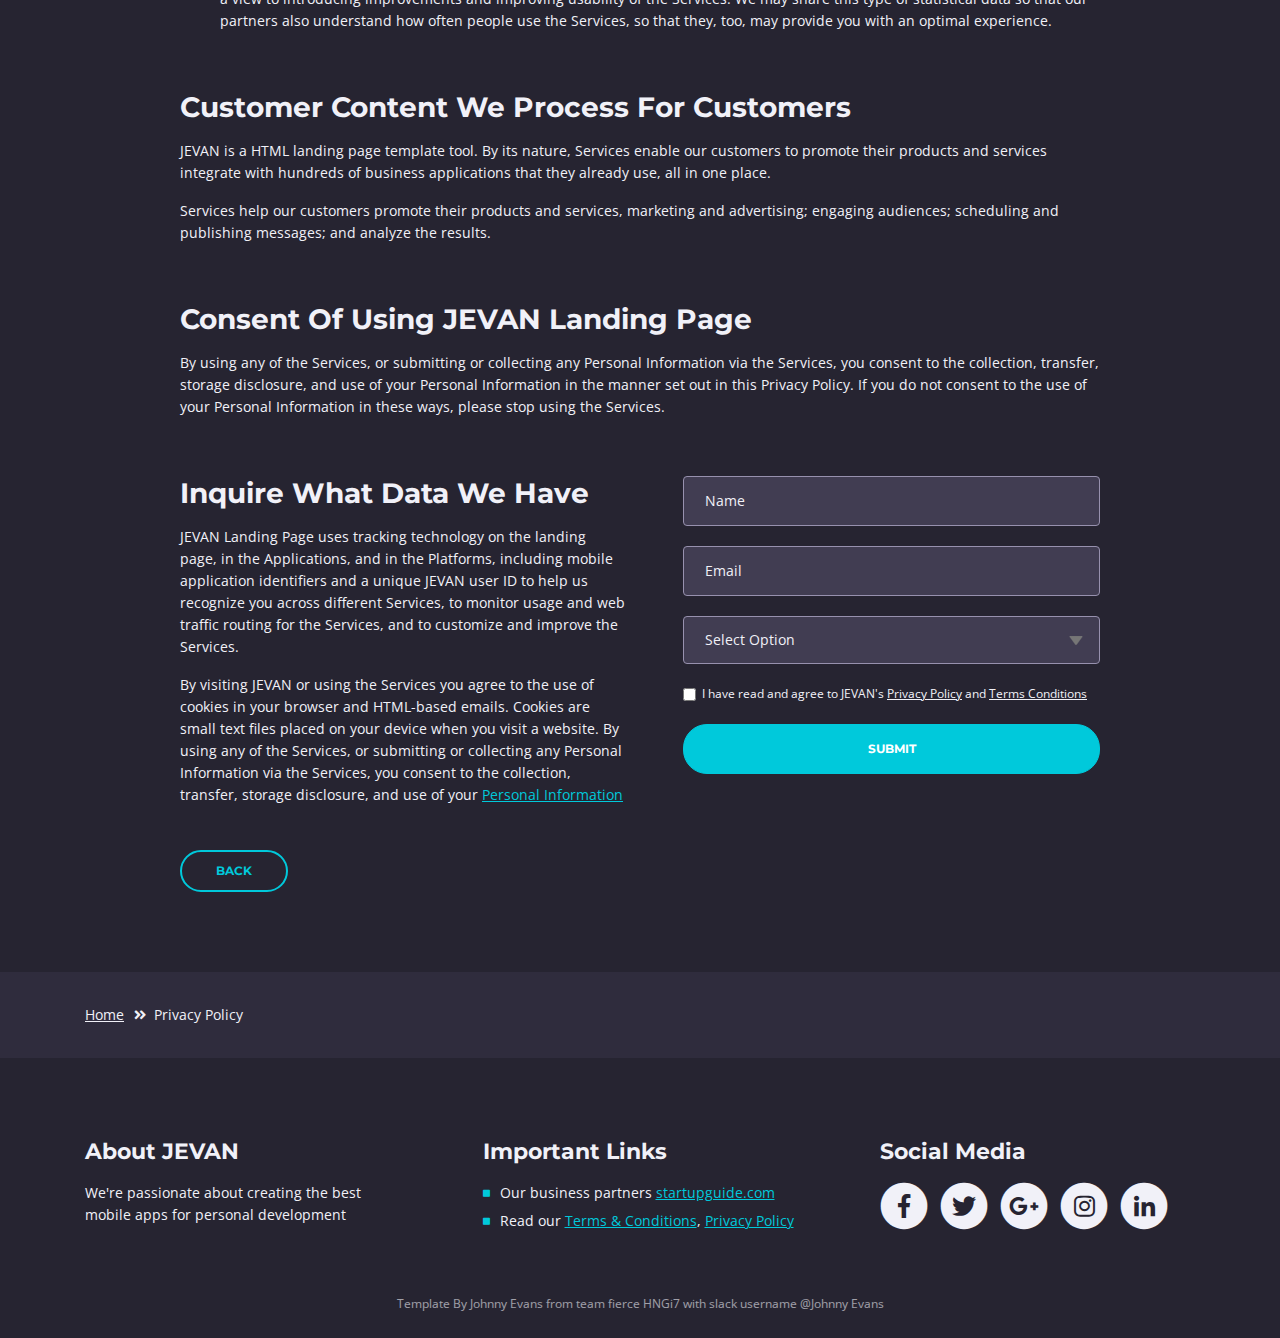
<file: privacy-policy.html>
<!DOCTYPE html>
<html lang="en">
<head>
    <meta charset="utf-8">
    <meta name="viewport" content="width=device-width, initial-scale=1, shrink-to-fit=no">
    
    <!-- SEO Meta Tags -->
    <meta name="description" content="Free mobile app HTML landing page template to help you build a great online presence for your app which will convert visitors into users">
    <meta name="author" content="Inovatik">

    <!-- OG Meta Tags to improve the way the post looks when you share the page on LinkedIn, Facebook, Google+ -->
	<meta property="og:site_name" content="" /> <!-- website name -->
	<meta property="og:site" content="" /> <!-- website link -->
	<meta property="og:title" content=""/> <!-- title shown in the actual shared post -->
	<meta property="og:description" content="" /> <!-- description shown in the actual shared post -->
	<meta property="og:image" content="" /> <!-- image link, make sure it's jpg -->
	<meta property="og:url" content="" /> <!-- where do you want your post to link to -->
	<meta property="og:type" content="article" />

    <!-- Website Title -->
    <title>Privacy Policy - JEVAN - Free Mobile App Landing Page Template</title>
    
    <!-- Styles -->
    <link href="https://fonts.googleapis.com/css?family=Open+Sans:300,300i,400,400i,600,600i,700,700i" rel="stylesheet">
    <link href="https://fonts.googleapis.com/css?family=Montserrat:600,700" rel="stylesheet">
    <link href="css/bootstrap.css" rel="stylesheet">
    <link href="css/fontawesome-all.css" rel="stylesheet">
    <link href="css/swiper.css" rel="stylesheet">
	<link href="css/magnific-popup.css" rel="stylesheet">
    <link href="css/styles.css" rel="stylesheet">
	
	<!-- Favicon  -->
    <link rel="icon" href="images/favicon.png">
</head>
<body data-spy="scroll" data-target=".fixed-top">
    
    <!-- Preloader -->
	<div class="spinner-wrapper">
        <div class="spinner">
            <div class="bounce1"></div>
            <div class="bounce2"></div>
            <div class="bounce3"></div>
        </div>
    </div>
    <!-- end of preloader -->
    

    <!-- Navbar -->
    <nav class="navbar navbar-expand-md navbar-dark navbar-custom fixed-top">
        <!-- Text Logo - Use this if you don't have a graphic logo -->
        <!-- <a class="navbar-brand logo-text page-scroll" href="index.html">JEVAN</a> -->

        <!-- Image Logo -->
        <a class="navbar-brand logo-image" style="display: inline;text-decoration: none; white-space:nowrap" href="index.html">
           <div><img src="images/logo-1.svg" style="width: 10%;"> JEVAN</div> 
        </a>  
        
        <!-- Mobile Menu Toggle Button -->
        <button class="navbar-toggler" type="button" data-toggle="collapse" data-target="#navbarsExampleDefault" aria-controls="navbarsExampleDefault" aria-expanded="false" aria-label="Toggle navigation">
            <span class="navbar-toggler-awesome fas fa-bars"></span>
            <span class="navbar-toggler-awesome fas fa-times"></span>
        </button>
        <!-- end of mobile menu toggle button -->

        <div class="collapse navbar-collapse" id="navbarsExampleDefault">
            <ul class="navbar-nav ml-auto">
                <li class="nav-item">
                    <a class="nav-link page-scroll" href="index.html#header">HOME <span class="sr-only">(current)</span></a>
                </li>
                <li class="nav-item">
                    <a class="nav-link page-scroll" href="index.html#features">FEATURES</a>
                </li>
                <li class="nav-item">
                    <a class="nav-link page-scroll" href="index.html#preview">PREVIEW</a>
                </li>

                <!-- Dropdown Menu -->          
                <li class="nav-item dropdown">
                    <a class="nav-link dropdown-toggle page-scroll" href="index.html#details" id="navbarDropdown" role="button" aria-haspopup="true" aria-expanded="false">DETAILS</a>
                    <div class="dropdown-menu" aria-labelledby="navbarDropdown">
                        <a class="dropdown-item" href="terms-conditions.html"><span class="item-text">TERMS CONDITIONS</span></a>
                        <div class="dropdown-items-divide-hr"></div>
                        <a class="dropdown-item" href="privacy-policy.html"><span class="item-text">PRIVACY POLICY</span></a>
                    </div>
                </li>
                <!-- end of dropdown menu -->

                <li class="nav-item">
                    <a class="nav-link page-scroll" href="index.html#contact">CONTACT</a>
                </li>
            </ul>
            <span class="nav-item social-icons">
                <span class="fa-stack">
                    <a href="#your-link">
                        <i class="fas fa-circle fa-stack-2x"></i>
                        <i class="fab fa-facebook-f fa-stack-1x"></i>
                    </a>
                </span>
                <span class="fa-stack">
                    <a href="#your-link">
                        <i class="fas fa-circle fa-stack-2x"></i>
                        <i class="fab fa-twitter fa-stack-1x"></i>
                    </a>
                </span>
            </span>
        </div>
    </nav> <!-- end of navbar -->
    <!-- end of navbar -->


    <!-- Header -->
    <header id="header" class="ex-header">
        <div class="container">
            <div class="row">
                <div class="col-md-12">
                    <h1>Privacy Policy</h1>
                </div> <!-- end of col -->
            </div> <!-- end of row -->
        </div> <!-- end of container -->
    </header> <!-- end of ex-header -->
    <!-- end of header -->


    <!-- Breadcrumbs -->
    <div class="ex-basic-1">
        <div class="container">
            <div class="row">
                <div class="col-lg-12">
                    <div class="breadcrumbs">
                        <a href="index.html">Home</a><i class="fa fa-angle-double-right"></i><span>Privacy Policy</span>
                    </div> <!-- end of breadcrumbs -->
                </div> <!-- end of col -->
            </div> <!-- end of row -->
        </div> <!-- end of container -->
    </div> <!-- end of ex-basic-1 -->
    <!-- end of breadcrumbs -->


    <!-- Privacy Content -->
    <div class="ex-basic-2">
        <div class="container">
            <div class="row">
                <div class="col-lg-10 offset-lg-1">
                    <div class="text-container">
                        <h3>Private Data We Receive And Collect</h3>
                        <p>JEVAN also automatically collects and receives certain information from your computer or mobile device, including the activities you perform on our Website, the Platforms, and the Applications, the type of hardware and software you are using (for example, your operating system or browser), and information obtained from cookies. For example, each time you visit the Website or otherwise use the Services, we automatically collect your IP address, browser and device type, access times, the web page from which you came, the regions from which you navigate the web page, and the web page(s) you access (as applicable).</p>
                        <p>When you first register for a JEVAN account, and when you use the Services, we collect some <a class="turquoise" href="#your-link">Personal Information</a> about you such as:</p>
                        <div class="row">
                            <div class="col-md-6">
                                <ul class="list-unstyled li-space-lg indent">
                                    <li class="media">
                                        <i class="fas fa-square"></i>
                                        <div class="media-body">The geographic area where you use your computer and mobile devices</div>
                                    </li>
                                    <li class="media">
                                        <i class="fas fa-square"></i>
                                        <div class="media-body">Your full name, username, and email address and other contact details</div>
                                    </li>
                                    <li class="media">
                                        <i class="fas fa-square"></i>
                                        <div class="media-body">A unique JEVAN user ID (an alphanumeric string) which is assigned to you upon registration</div>
                                    </li>
                                    <li class="media">
                                        <i class="fas fa-square"></i>
                                        <div class="media-body">Other optional information as part of your account profile</div>
                                    </li>
                                    <li class="media">
                                        <i class="fas fa-square"></i>
                                        <div class="media-body">Your IP Address and, when applicable, timestamp related to your consent and confirmation of consent</div>
                                    </li>
                                    <li class="media">
                                        <i class="fas fa-square"></i>
                                        <div class="media-body">Other information submitted by you or your organizational representatives via various methods</div>
                                    </li>
                                </ul>
                            </div> <!-- end of col -->

                            <div class="col-md-6">
                                <ul class="list-unstyled li-space-lg indent">
                                    <li class="media">
                                        <i class="fas fa-square"></i>
                                        <div class="media-body">Your billing address and any necessary other information to complete any financial transaction, and when making purchases through the Services, we may also collect your credit card or PayPal information</div>
                                    </li>
                                    <li class="media">
                                        <i class="fas fa-square"></i>
                                        <div class="media-body">User generated content (such as messages, posts, comments, pages, profiles, images, feeds or communications exchanged on the Supported Platforms)</div>
                                    </li>
                                    <li class="media">
                                        <i class="fas fa-square"></i>
                                        <div class="media-body">Images or other files that you may publish via our Services</div>
                                    </li>
                                    <li class="media">
                                        <i class="fas fa-square"></i>
                                        <div class="media-body">Information (such as messages, posts, comments, pages, profiles, images) we may receive relating to communications you send us, such as queries or comments concerning</div>
                                    </li>
                                </ul>
                            </div> <!-- end of col -->
                        </div> <!-- end of row -->
                    </div> <!-- end of text-container-->
                    
                    <div class="text-container">
                        <h3>How We Use JEVAN Landing Page Data</h3>
                        <p>JEVAN SaaS Landing Page Template uses visitors' data for the following general purposes:</p>
                        <ol class="li-space-lg">
                            <li>To identify you when you login to your account</li>
                            <li>To enable us to operate the Services and provide them to you</li>
                            <li>To verify your transactions and for purchase confirmation, billing, security, and authentication (including security tokens for communication with installed)</li>
                            <li>To analyze the Website or the other Services and information about our visitors and users, including research into our user demographics and user behaviour in order to improve our content and Services</li>
                            <li>To contact you about your account and provide customer service support, including responding to your comments and questions</li>
                            <li>To share aggregate (non-identifiable) statistics about users of the Services to prospective advertisers and partners</li>
                            <li>To keep you informed about the Services, features, surveys, newsletters, offers, surveys, newsletters, offers, contests and events we think you may find useful or which you have requested from us</li>
                            <li>To sell or market JEVAN Landing Page products and services to you</li>
                            <li>To better understand your needs and the needs of users in the aggregate, diagnose problems, analyze trends, improve the features and usability of the Services, and better understand and market to our customers and users</li>
                            <li>To keep the Services safe and secure</li>
                            <li>We also use non-identifiable information gathered for statistical purposes to keep track of the number of visits to the Services with a view to introducing improvements and improving usability of the Services. We may share this type of statistical data so that our partners also understand how often people use the Services, so that they, too, may provide you with an optimal experience.</li>
                        </ol>
                    </div> <!-- end of text-container -->

                    <div class="text-container">
                        <h3>Customer Content We Process For Customers</h3>
                        <p>JEVAN is a HTML landing page template tool. By its nature, Services enable our customers to promote their products and services integrate with hundreds of business applications that they already use, all in one place.</p>
                        <p>Services help our customers promote their products and services, marketing and advertising; engaging audiences; scheduling and publishing messages; and analyze the results.</p>
                    </div> <!-- end of text container -->

                    <div class="text-container">
                        <h3>Consent Of Using JEVAN Landing Page</h3>
					    <p class="mb-5">By using any of the Services, or submitting or collecting any Personal Information via the Services, you consent to the collection, transfer, storage disclosure, and use of your Personal Information in the manner set out in this Privacy Policy. If you do not consent to the use of your Personal Information in these ways, please stop using the Services.</p>
                    </div> <!-- end of text-container -->
                                       
                    <div class="row">
                        <div class="col-md-6">
                            <div class="text-container last">
                                <h3>Inquire What Data We Have</h3>
                                <p>JEVAN Landing Page uses tracking technology on the landing page, in the Applications, and in the Platforms, including mobile application identifiers and a unique JEVAN user ID to help us recognize you across different Services, to monitor usage and web traffic routing for the Services, and to customize and improve the Services.</p>
                                <p> By visiting JEVAN or using the Services you agree to the use of cookies in your browser and HTML-based emails. Cookies are small text files placed on your device when you visit a website. By using any of the Services, or submitting or collecting any Personal Information via the Services, you consent to the collection, transfer, storage disclosure, and use of your <a class="turquoise" href="#your-link">Personal Information</a></p>
                            </div> <!-- end of text container -->
                        </div> <!-- end of col-->
                        <div class="col-md-6">

                            <!-- Privacy Form -->
                            <div class="form-container">
                                <form id="privacyForm" data-toggle="validator" data-focus="false">
                                    <div class="form-group">
                                        <input type="text" class="form-control-input" id="pname" required>
                                        <label class="label-control" for="pname">Name</label>
                                        <div class="help-block with-errors"></div>
                                    </div>
                                    <div class="form-group">
                                        <input type="email" class="form-control-input" id="pemail" required>
                                        <label class="label-control" for="pemail">Email</label>
                                        <div class="help-block with-errors"></div>
                                    </div>
                                    <div class="form-group">
                                        <select class="form-control-select" id="pselect" required>
                                            <option class="select-option" value="" disabled selected>Select Option</option>
                                            <option class="select-option" value="Delete data">Delete my data</option>
                                            <option class="select-option" value="Show me data">Show me my data</option>
                                        </select>
                                        <div class="help-block with-errors"></div>
                                    </div>
                                    <div class="form-group checkbox">
                                        <input type="checkbox" id="pterms" value="Agreed-to-Terms" required>I have read and agree to JEVAN's <a href="privacy-policy.html">Privacy Policy</a> and <a href="terms-conditions.html">Terms Conditions</a>
                                        <div class="help-block with-errors"></div>
                                    </div>
                                    <div class="form-group">
                                        <button type="submit" class="form-control-submit-button">SUBMIT</button>
                                    </div>
                                    <div class="form-message">
                                        <div id="pmsgSubmit" class="h3 text-center hidden"></div>
                                    </div>
                                </form>
                            </div> <!-- end of form container -->
                            <!-- end of privacy form -->

                        </div> <!-- end of col--> 
                    </div> <!-- end of row -->
                    <a class="btn-outline-reg back" href="index.html">BACK</a>
                </div> <!-- end of col-->
            </div> <!-- end of row -->
        </div> <!-- end of container -->
    </div> <!-- end of ex-basic-2 -->
    <!-- end of privacy content -->


    <!-- Breadcrumbs -->
    <div class="ex-basic-1">
        <div class="container">
            <div class="row">
                <div class="col-lg-12">
                    <div class="breadcrumbs">
                        <a href="index.html">Home</a><i class="fa fa-angle-double-right"></i><span>Privacy Policy</span>
                    </div> <!-- end of breadcrumbs -->
                </div> <!-- end of col -->
            </div> <!-- end of row -->
        </div> <!-- end of container -->
    </div> <!-- end of ex-basic-1 -->
    <!-- end of breadcrumbs -->

    
    <!-- Footer -->
    <div class="footer">
        <div class="container">
            <div class="row">
                <div class="col-md-4">
                    <div class="footer-col">
                        <h4>About JEVAN</h4>
                        <p>We're passionate about creating the best mobile apps for personal development</p>
                    </div>
                </div> <!-- end of col -->
                <div class="col-md-4">
                    <div class="footer-col middle">
                        <h4>Important Links</h4>
                        <ul class="list-unstyled li-space-lg">
                            <li class="media">
                                <i class="fas fa-square"></i>
                                <div class="media-body">Our business partners <a class="turquoise" href="#your-link">startupguide.com</a></div>
                            </li>
                            <li class="media">
                                <i class="fas fa-square"></i>
                                <div class="media-body">Read our <a class="turquoise" href="terms-conditions.html">Terms & Conditions</a>, <a class="turquoise" href="privacy-policy.html">Privacy Policy</a></div>
                            </li>
                        </ul>
                    </div>
                </div> <!-- end of col -->
                <div class="col-md-4">
                    <div class="footer-col last">
                        <h4>Social Media</h4>
                        <span class="fa-stack">
                            <a href="#your-link">
                                <i class="fas fa-circle fa-stack-2x"></i>
                                <i class="fab fa-facebook-f fa-stack-1x"></i>
                            </a>
                        </span>
                        <span class="fa-stack">
                            <a href="#your-link">
                                <i class="fas fa-circle fa-stack-2x"></i>
                                <i class="fab fa-twitter fa-stack-1x"></i>
                            </a>
                        </span>
                        <span class="fa-stack">
                            <a href="#your-link">
                                <i class="fas fa-circle fa-stack-2x"></i>
                                <i class="fab fa-google-plus-g fa-stack-1x"></i>
                            </a>
                        </span>
                        <span class="fa-stack">
                            <a href="#your-link">
                                <i class="fas fa-circle fa-stack-2x"></i>
                                <i class="fab fa-instagram fa-stack-1x"></i>
                            </a>
                        </span>
                        <span class="fa-stack">
                            <a href="#your-link">
                                <i class="fas fa-circle fa-stack-2x"></i>
                                <i class="fab fa-linkedin-in fa-stack-1x"></i>
                            </a>
                        </span>
                    </div> 
                </div> <!-- end of col -->
            </div> <!-- end of row -->
        </div> <!-- end of container -->
    </div> <!-- end of footer -->  
    <!-- end of footer -->


    <!-- Copyright -->
    <div class="copyright">
        <div class="container">
            <div class="row">
                <div class="col-lg-12">
                    <p class="p-small">Template By Johnny Evans from team fierce HNGi7 with slack username @Johnny Evans</p>
                </div> <!-- end of col -->
            </div> <!-- enf of row -->
        </div> <!-- end of container -->
    </div> <!-- end of copyright --> 
    <!-- end of copyright -->

	
    <!-- Scripts -->
    <script src="js/jquery.min.js"></script> <!-- jQuery for Bootstrap's JavaScript plugins -->
    <script src="js/popper.min.js"></script> <!-- Popper tooltip library for Bootstrap -->
    <script src="js/bootstrap.min.js"></script> <!-- Bootstrap framework -->
    <script src="js/jquery.easing.min.js"></script> <!-- jQuery Easing for smooth scrolling between anchors -->
    <script src="js/swiper.min.js"></script> <!-- Swiper for image and text sliders -->
    <script src="js/jquery.magnific-popup.js"></script> <!-- Magnific Popup for lightboxes -->
    <script src="js/morphext.min.js"></script> <!-- Morphtext rotating text in the header -->
    <script src="js/validator.min.js"></script> <!-- Validator.js - Bootstrap plugin that validates forms -->
    <script src="js/scripts.js"></script> <!-- Custom scripts -->
    
</body>
</html>
</file>
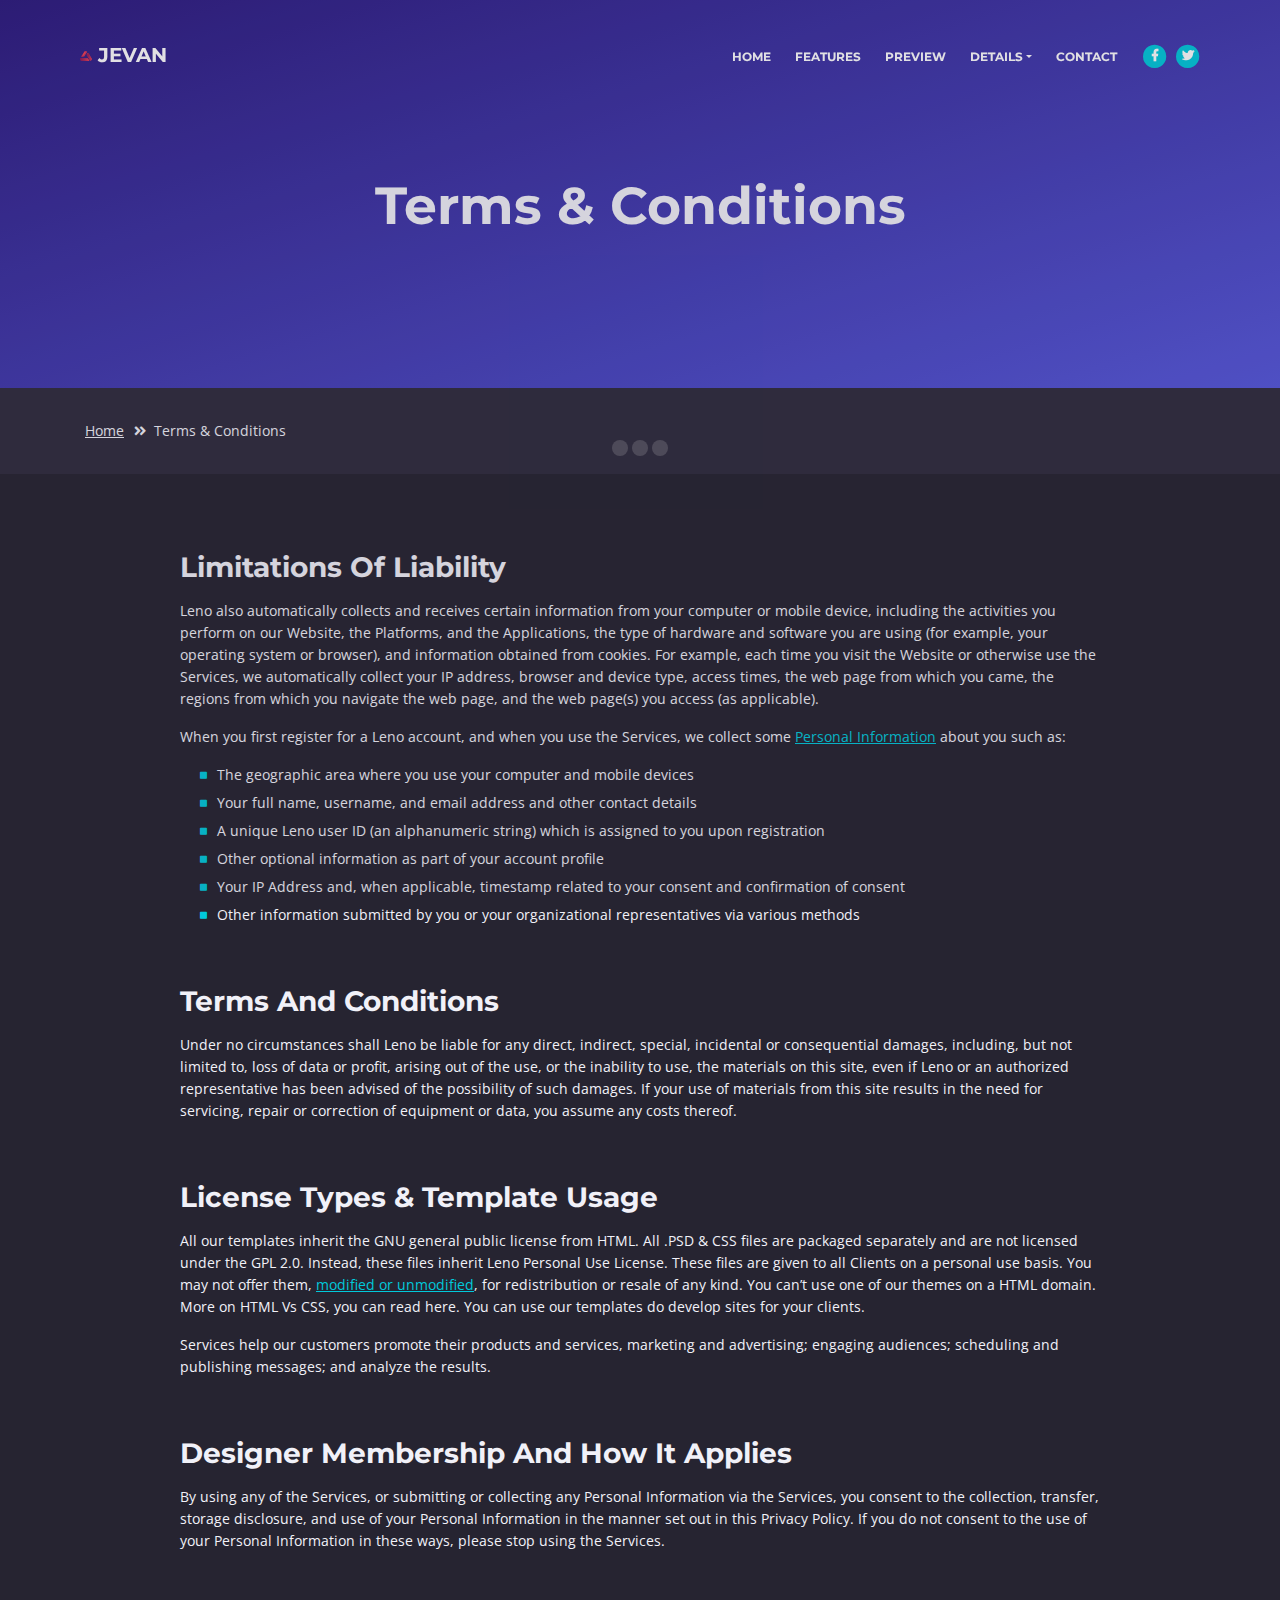
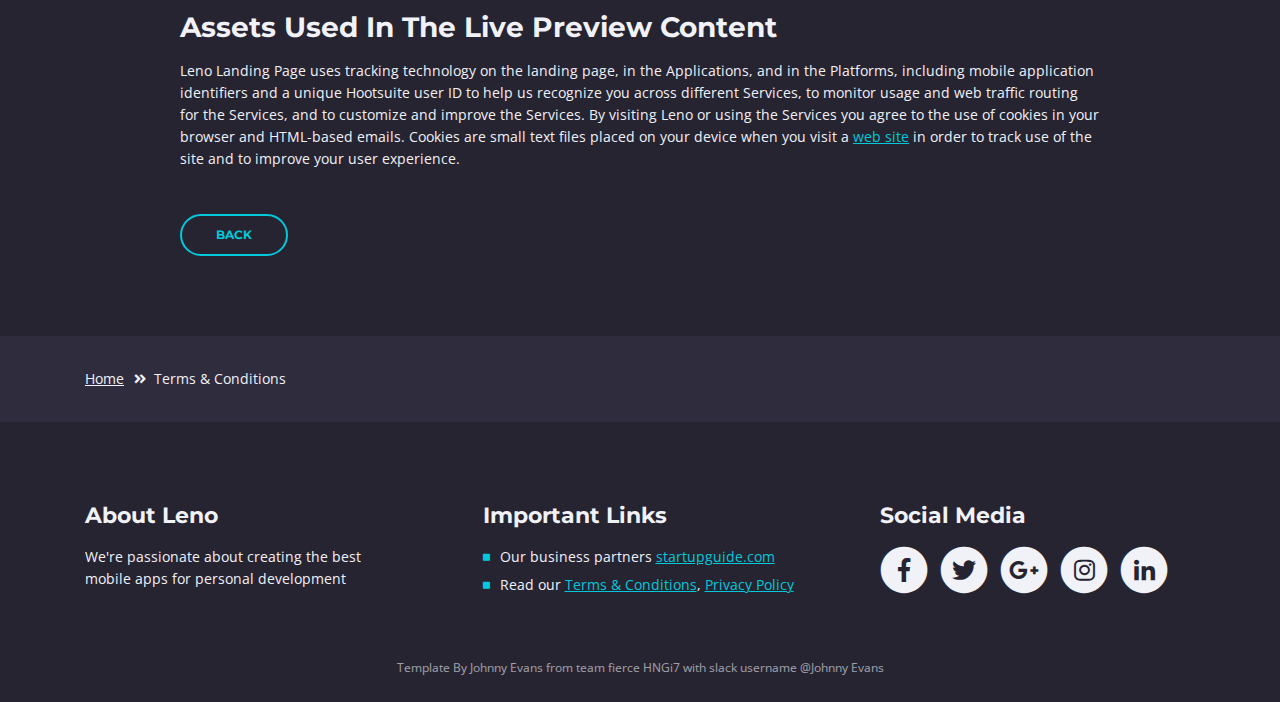
<file: terms-conditions.html>
<!DOCTYPE html>
<html lang="en">
<head>
    <meta charset="utf-8">
    <meta name="viewport" content="width=device-width, initial-scale=1, shrink-to-fit=no">
    
    <!-- SEO Meta Tags -->
    <meta name="description" content="Free mobile app HTML landing page template to help you build a great online presence for your app which will convert visitors into users">
    <meta name="author" content="Inovatik">

    <!-- OG Meta Tags to improve the way the post looks when you share the page on LinkedIn, Facebook, Google+ -->
	<meta property="og:site_name" content="" /> <!-- website name -->
	<meta property="og:site" content="" /> <!-- website link -->
	<meta property="og:title" content=""/> <!-- title shown in the actual shared post -->
	<meta property="og:description" content="" /> <!-- description shown in the actual shared post -->
	<meta property="og:image" content="" /> <!-- image link, make sure it's jpg -->
	<meta property="og:url" content="" /> <!-- where do you want your post to link to -->
	<meta property="og:type" content="article" />

    <!-- Website Title -->
    <title>Terms Conditions - Leno - Free Mobile App Landing Page Template</title>
    
    <!-- Styles -->
    <link href="https://fonts.googleapis.com/css?family=Open+Sans:300,300i,400,400i,600,600i,700,700i" rel="stylesheet">
    <link href="https://fonts.googleapis.com/css?family=Montserrat:600,700" rel="stylesheet">
    <link href="css/bootstrap.css" rel="stylesheet">
    <link href="css/fontawesome-all.css" rel="stylesheet">
    <link href="css/swiper.css" rel="stylesheet">
	<link href="css/magnific-popup.css" rel="stylesheet">
    <link href="css/styles.css" rel="stylesheet">
	
	<!-- Favicon  -->
    <link rel="icon" href="images/favicon.png">
</head>
<body data-spy="scroll" data-target=".fixed-top">
    
    <!-- Preloader -->
	<div class="spinner-wrapper">
        <div class="spinner">
            <div class="bounce1"></div>
            <div class="bounce2"></div>
            <div class="bounce3"></div>
        </div>
    </div>
    <!-- end of preloader -->
    

    <!-- Navbar -->
    <nav class="navbar navbar-expand-md navbar-dark navbar-custom fixed-top">
        <!-- Text Logo - Use this if you don't have a graphic logo -->
        <!-- <a class="navbar-brand logo-text page-scroll" href="index.html">Leno</a> -->

        <!-- Image Logo -->
       <a class="navbar-brand logo-image" style="display: inline;text-decoration: none; white-space:nowrap" href="index.html">
           <div><img src="images/logo-1.svg" style="width: 10%;"> JEVAN</div> 
        </a> 
        <!-- Mobile Menu Toggle Button -->
        <button class="navbar-toggler" type="button" data-toggle="collapse" data-target="#navbarsExampleDefault" aria-controls="navbarsExampleDefault" aria-expanded="false" aria-label="Toggle navigation">
            <span class="navbar-toggler-awesome fas fa-bars"></span>
            <span class="navbar-toggler-awesome fas fa-times"></span>
        </button>
        <!-- end of mobile menu toggle button -->

        <div class="collapse navbar-collapse" id="navbarsExampleDefault">
            <ul class="navbar-nav ml-auto">
                <li class="nav-item">
                    <a class="nav-link page-scroll" href="index.html#header">HOME <span class="sr-only">(current)</span></a>
                </li>
                <li class="nav-item">
                    <a class="nav-link page-scroll" href="index.html#features">FEATURES</a>
                </li>
                <li class="nav-item">
                    <a class="nav-link page-scroll" href="index.html#preview">PREVIEW</a>
                </li>

                <!-- Dropdown Menu -->          
                <li class="nav-item dropdown">
                    <a class="nav-link dropdown-toggle page-scroll" href="index.html#details" id="navbarDropdown" role="button" aria-haspopup="true" aria-expanded="false">DETAILS</a>
                    <div class="dropdown-menu" aria-labelledby="navbarDropdown">
                        <a class="dropdown-item" href="terms-conditions.html"><span class="item-text">TERMS CONDITIONS</span></a>
                        <div class="dropdown-items-divide-hr"></div>
                        <a class="dropdown-item" href="privacy-policy.html"><span class="item-text">PRIVACY POLICY</span></a>
                    </div>
                </li>
                <!-- end of dropdown menu -->

                <li class="nav-item">
                    <a class="nav-link page-scroll" href="index.html#contact">CONTACT</a>
                </li>
            </ul>
            <span class="nav-item social-icons">
                <span class="fa-stack">
                    <a href="#your-link">
                        <i class="fas fa-circle fa-stack-2x"></i>
                        <i class="fab fa-facebook-f fa-stack-1x"></i>
                    </a>
                </span>
                <span class="fa-stack">
                    <a href="#your-link">
                        <i class="fas fa-circle fa-stack-2x"></i>
                        <i class="fab fa-twitter fa-stack-1x"></i>
                    </a>
                </span>
            </span>
        </div>
    </nav> <!-- end of navbar -->
    <!-- end of navbar -->


    <!-- Header -->
    <header id="header" class="ex-header">
        <div class="container">
            <div class="row">
                <div class="col-lg-12">
                    <h1>Terms & Conditions</h1>
                </div> <!-- end of col -->
            </div> <!-- end of row -->
        </div> <!-- end of container -->
    </header> <!-- end of ex-header -->
    <!-- end of header -->


    <!-- Breadcrumbs -->
    <div class="ex-basic-1">
        <div class="container">
            <div class="row">
                <div class="col-lg-12">
                    <div class="breadcrumbs">
                        <a href="index.html">Home</a><i class="fa fa-angle-double-right"></i><span>Terms & Conditions</span>
                    </div> <!-- end of breadcrumbs -->
                </div> <!-- end of col -->
            </div> <!-- end of row -->
        </div> <!-- end of container -->
    </div> <!-- end of ex-basic-1 -->
    <!-- end of breadcrumbs -->


    <!-- Terms Content -->
    <div class="ex-basic-2">
        <div class="container">
            <div class="row">
                <div class="col-lg-10 offset-lg-1">
                    <div class="text-container">
                        <h3>Limitations Of Liability</h3>
                        <p>Leno also automatically collects and receives certain information from your computer or mobile device, including the activities you perform on our Website, the Platforms, and the Applications, the type of hardware and software you are using (for example, your operating system or browser), and information obtained from cookies. For example, each time you visit the Website or otherwise use the Services, we automatically collect your IP address, browser and device type, access times, the web page from which you came, the regions from which you navigate the web page, and the web page(s) you access (as applicable).</p>
                        <p>When you first register for a Leno account, and when you use the Services, we collect some <a class="turquoise" href="#your-link">Personal Information</a> about you such as:</p>
                        <ul class="list-unstyled li-space-lg indent">
                            <li class="media">
                                <i class="fas fa-square"></i>
                                <div class="media-body">The geographic area where you use your computer and mobile devices</div>
                            </li>
                            <li class="media">
                                <i class="fas fa-square"></i>
                                <div class="media-body">Your full name, username, and email address and other contact details</div>
                            </li>
                            <li class="media">
                                <i class="fas fa-square"></i>
                                <div class="media-body">A unique Leno user ID (an alphanumeric string) which is assigned to you upon registration</div>
                            </li>
                            <li class="media">
                                <i class="fas fa-square"></i>
                                <div class="media-body">Other optional information as part of your account profile</div>
                            </li>
                            <li class="media">
                                <i class="fas fa-square"></i>
                                <div class="media-body">Your IP Address and, when applicable, timestamp related to your consent and confirmation of consent</div>
                            </li>
                            <li class="media">
                                <i class="fas fa-square"></i>
                                <div class="media-body">Other information submitted by you or your organizational representatives via various methods</div>
                            </li>
                        </ul>
                    </div> <!-- end of text-container -->
                    
                    <div class="text-container">
                        <h3>Terms And Conditions</h3>
                        <p>Under no circumstances shall Leno be liable for any direct, indirect, special, incidental or consequential damages, including, but not limited to, loss of data or profit, arising out of the use, or the inability to use, the materials on this site, even if Leno or an authorized representative has been advised of the possibility of such damages. If your use of materials from this site results in the need for servicing, repair or correction of equipment or data, you assume any costs thereof.</p>
                    </div> <!-- end of text-container -->

                    <div class="text-container">
                        <h3>License Types & Template Usage</h3>
                        <p>All our templates inherit the GNU general public license from HTML. All .PSD & CSS files are packaged separately and are not licensed under the GPL 2.0. Instead, these files inherit Leno Personal Use License. These files are given to all Clients on a personal use basis. You may not offer them, <a class="turquoise" href="#your-link">modified or unmodified</a>, for redistribution or resale of any kind. You can’t use one of our themes on a HTML domain. More on HTML Vs CSS, you can read here. You can use our templates do develop sites for your clients.</p>
                        <p>Services help our customers promote their products and services, marketing and advertising; engaging audiences; scheduling and publishing messages; and analyze the results.</p>
                    </div> <!-- end of text-container -->

                    <div class="text-container">
                        <h3>Designer Membership And How It Applies</h3>
                        <p>By using any of the Services, or submitting or collecting any Personal Information via the Services, you consent to the collection, transfer, storage disclosure, and use of your Personal Information in the manner set out in this Privacy Policy. If you do not consent to the use of your Personal Information in these ways, please stop using the Services.</p>
                    </div> <!-- end of text-container -->
                    
                    <div class="text-container last">
                        <h3>Assets Used In The Live Preview Content</h3>
                        <p>Leno Landing Page uses tracking technology on the landing page, in the Applications, and in the Platforms, including mobile application identifiers and a unique Hootsuite user ID to help us recognize you across different Services, to monitor usage and web traffic routing for the Services, and to customize and improve the Services. By visiting Leno or using the Services you agree to the use of cookies in your browser and HTML-based emails. Cookies are small text files placed on your device when you visit a <a class="turquoise" href="#your-link">web site</a> in order to track use of the site and to improve your user experience.</p>
                        <a class="btn-outline-reg" href="index.html">BACK</a>
                    </div> <!-- end of text-container -->
                </div>
            </div> <!-- end of row -->
        </div> <!-- end of container -->
    </div> <!-- end of ex-basic -->
    <!-- end of terms content -->

    
    <!-- Breadcrumbs -->
    <div class="ex-basic-1">
        <div class="container">
            <div class="row">
                <div class="col-lg-12">
                    <div class="breadcrumbs">
                        <a href="index.html">Home</a><i class="fa fa-angle-double-right"></i><span>Terms & Conditions</span>
                    </div> <!-- end of breadcrumbs -->
                </div> <!-- end of col -->
            </div> <!-- end of row -->
        </div> <!-- end of container -->
    </div> <!-- end of ex-basic-1 -->
    <!-- end of breadcrumbs -->


    <!-- Footer -->
    <div class="footer">
        <div class="container">
            <div class="row">
                <div class="col-md-4">
                    <div class="footer-col">
                        <h4>About Leno</h4>
                        <p>We're passionate about creating the best mobile apps for personal development</p>
                    </div>
                </div> <!-- end of col -->
                <div class="col-md-4">
                    <div class="footer-col middle">
                        <h4>Important Links</h4>
                        <ul class="list-unstyled li-space-lg">
                            <li class="media">
                                <i class="fas fa-square"></i>
                                <div class="media-body">Our business partners <a class="turquoise" href="#your-link">startupguide.com</a></div>
                            </li>
                            <li class="media">
                                <i class="fas fa-square"></i>
                                <div class="media-body">Read our <a class="turquoise" href="terms-conditions.html">Terms & Conditions</a>, <a class="turquoise" href="privacy-policy.html">Privacy Policy</a></div>
                            </li>
                        </ul>
                    </div>
                </div> <!-- end of col -->
                <div class="col-md-4">
                    <div class="footer-col last">
                        <h4>Social Media</h4>
                        <span class="fa-stack">
                            <a href="#your-link">
                                <i class="fas fa-circle fa-stack-2x"></i>
                                <i class="fab fa-facebook-f fa-stack-1x"></i>
                            </a>
                        </span>
                        <span class="fa-stack">
                            <a href="#your-link">
                                <i class="fas fa-circle fa-stack-2x"></i>
                                <i class="fab fa-twitter fa-stack-1x"></i>
                            </a>
                        </span>
                        <span class="fa-stack">
                            <a href="#your-link">
                                <i class="fas fa-circle fa-stack-2x"></i>
                                <i class="fab fa-google-plus-g fa-stack-1x"></i>
                            </a>
                        </span>
                        <span class="fa-stack">
                            <a href="#your-link">
                                <i class="fas fa-circle fa-stack-2x"></i>
                                <i class="fab fa-instagram fa-stack-1x"></i>
                            </a>
                        </span>
                        <span class="fa-stack">
                            <a href="#your-link">
                                <i class="fas fa-circle fa-stack-2x"></i>
                                <i class="fab fa-linkedin-in fa-stack-1x"></i>
                            </a>
                        </span>
                    </div> 
                </div> <!-- end of col -->
            </div> <!-- end of row -->
        </div> <!-- end of container -->
    </div> <!-- end of footer -->  
    <!-- end of footer -->


    <!-- Copyright -->
    <div class="copyright">
        <div class="container">
            <div class="row">
                <div class="col-lg-12">
                    <p class="p-small">Template By Johnny Evans from team fierce HNGi7 with slack username @Johnny Evans</p>
                </div> <!-- end of col -->
            </div> <!-- enf of row -->
        </div> <!-- end of container -->
    </div> <!-- end of copyright --> 
    <!-- end of copyright -->

	
    <!-- Scripts -->
    <script src="js/jquery.min.js"></script> <!-- jQuery for Bootstrap's JavaScript plugins -->
    <script src="js/popper.min.js"></script> <!-- Popper tooltip library for Bootstrap -->
    <script src="js/bootstrap.min.js"></script> <!-- Bootstrap framework -->
    <script src="js/jquery.easing.min.js"></script> <!-- jQuery Easing for smooth scrolling between anchors -->
    <script src="js/swiper.min.js"></script> <!-- Swiper for image and text sliders -->
    <script src="js/jquery.magnific-popup.js"></script> <!-- Magnific Popup for lightboxes -->
    <script src="js/morphext.min.js"></script> <!-- Morphtext rotating text in the header -->
    <script src="js/validator.min.js"></script> <!-- Validator.js - Bootstrap plugin that validates forms -->
    <script src="js/scripts.js"></script> <!-- Custom scripts -->
</body>
</html>
</file>
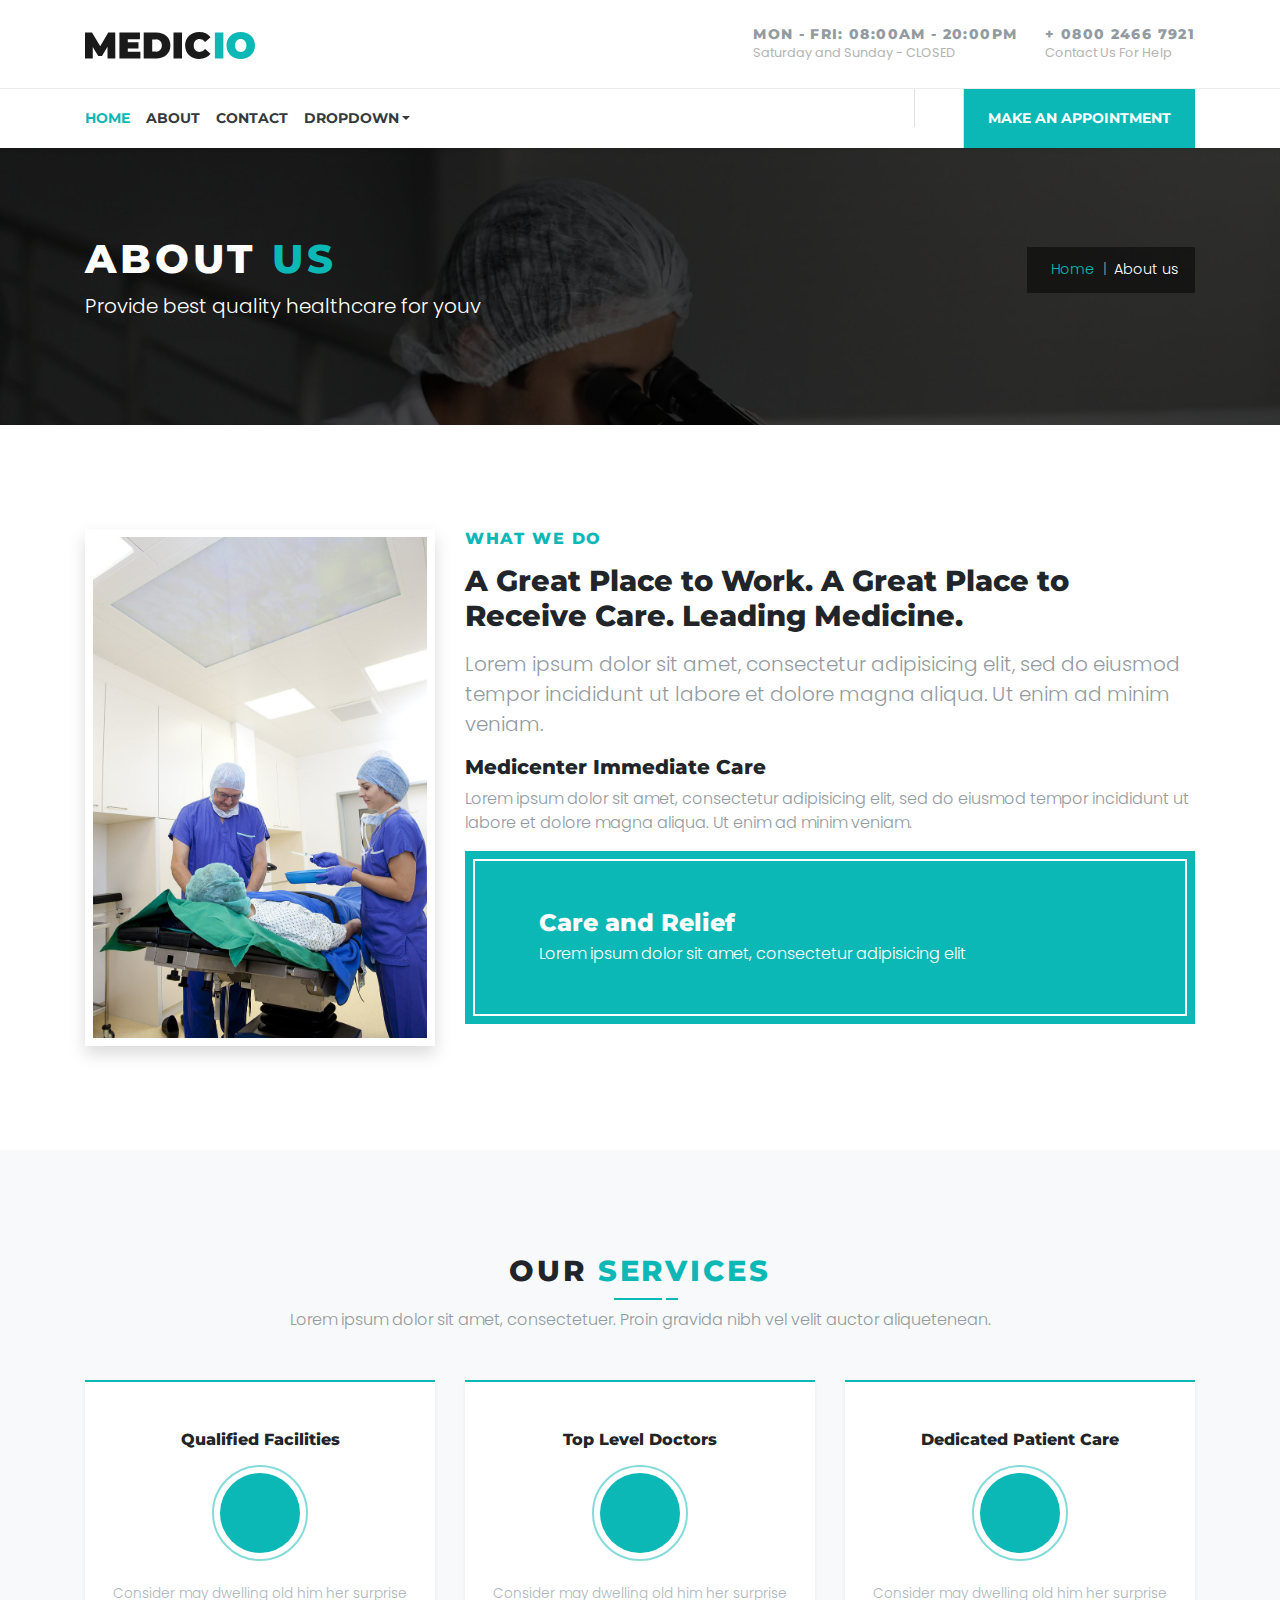
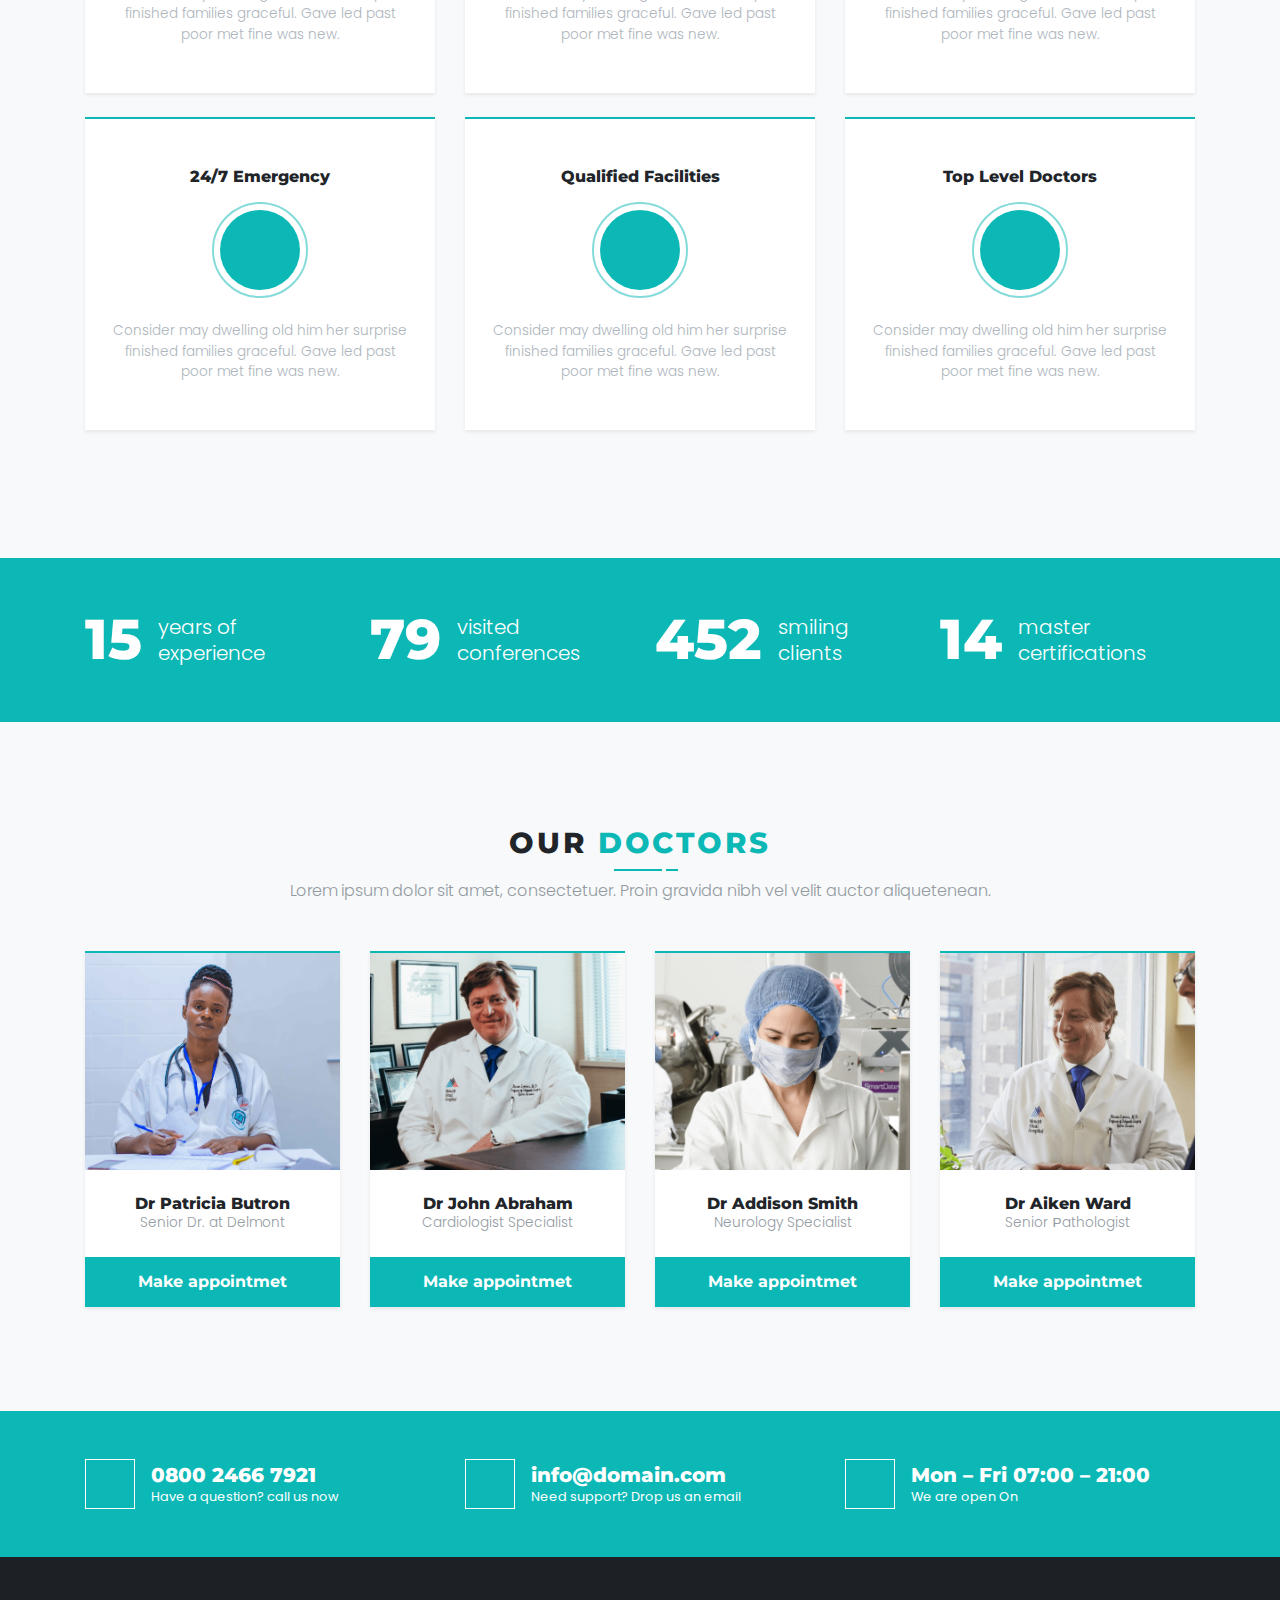
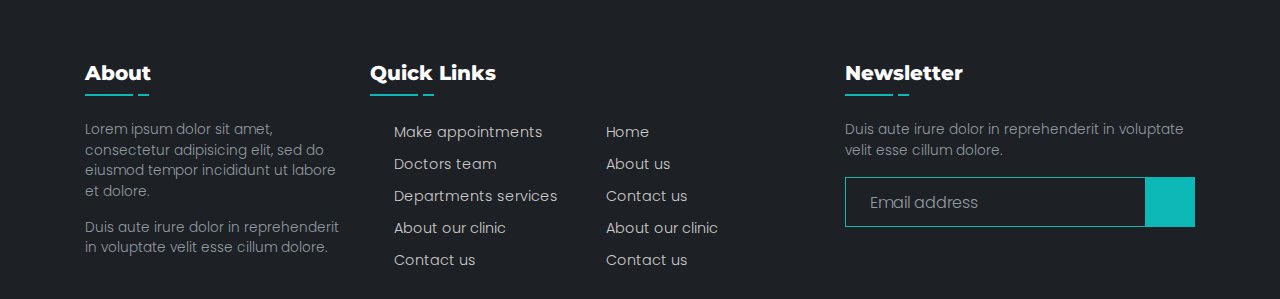
<file: medical/about.html>
<!DOCTYPE html>
<html>
  <head>
    <meta charset="utf-8">
    <meta http-equiv="X-UA-Compatible" content="IE=edge">
    <title>team fierce medical work</title>
    <meta name="description" content="">
    <meta name="viewport" content="width=device-width, initial-scale=1">
    <meta name="robots" content="all,follow">
    <!-- Bootstrap CSS-->
    <link rel="stylesheet" href="vendor/bootstrap/css/bootstrap.min.css">
    <!-- Google fonts-->
    <link rel="stylesheet" href="https://fonts.googleapis.com/css?family=Montserrat:700,800&amp;display=swap">
    <link rel="stylesheet" href="https://fonts.googleapis.com/css?family=Poppins:300,400&amp;display=swap">
    <!-- theme stylesheet-->
    <link rel="stylesheet" href="css/style.default.css" id="theme-stylesheet">
    <!-- Custom stylesheet - for your changes-->
    <link rel="stylesheet" href="css/custom.css">
    <!-- Favicon-->
    <link rel="shortcut icon" href="img/favicon.ico">
    <!-- Tweaks for older IEs--><!--[if lt IE 9]>
        <script src="https://oss.maxcdn.com/html5shiv/3.7.3/html5shiv.min.js"></script>
        <script src="https://oss.maxcdn.com/respond/1.4.2/respond.min.js"></script><![endif]-->
  </head>
  <body>
    <!-- navbar-->
    <header class="header">
      <!-- Primary Navbar-->
      <nav class="navbar navbar-expand-lg navbar-light py-4 border-bottom border-gray bg-white">
        <div class="container d-flex align-items-center justify-content-beween"><a class="navbar-brand" href="#"><img src="img/logo.svg" alt="" width="170"></a>
          <button class="navbar-toggler" type="button" data-toggle="collapse" data-target="#navbarSupportedContent" aria-controls="navbarSupportedContent" aria-expanded="false" aria-label="Toggle navigation"><span class="navbar-toggler-icon"></span></button>
          <ul class="list-inline mb-0 d-none d-lg-block">
            <li class="list-inline-item mr-3">
              <div class="d-flex"><i class="far fa-clock h4 text-muted"></i>
                <div class="ml-2">
                  <h6 class="text-muted text-uppercase mb-0 text-small">Mon - Fri: 08:00AM - 20:00PM  </h6>
                  <p class="small text-gray mb-0">Saturday and Sunday - CLOSED</p>
                </div>
              </div>
            </li>
            <li class="list-inline-item">
              <div class="d-flex"><i class="fas fa-headphones-alt h4 text-muted"></i>
                <div class="ml-2">
                  <h6 class="text-muted text-uppercase mb-0 text-small">+ 0800 2466 7921</h6>
                  <p class="small text-gray mb-0">Contact Us For Help</p>
                </div>
              </div>
            </li>
          </ul>
        </div>
      </nav>
      <!-- Secondary Navbar                -->
      <nav class="navbar navbar-expand-lg navbar-light py-0 shadow-sm bg-white">
        <div class="container">
          <div class="collapse navbar-collapse py-3 py-lg-0" id="navbarSupportedContent">
            <ul class="navbar-nav mr-auto">
              <li class="nav-item active"><a class="nav-link pl-lg-0" href="index.html">Home <span class="sr-only">(current)</span></a></li>
              <li class="nav-item"><a class="nav-link" href="about.html">About </a></li>
              <li class="nav-item"><a class="nav-link" href="contact.html">Contact </a></li>
              <li class="nav-item dropdown"><a class="nav-link dropdown-toggle" id="navbarDropdown" href="#" role="button" data-toggle="dropdown" aria-haspopup="true" aria-expanded="false">Dropdown</a>
                <div class="dropdown-menu border-0 shadow-sm" aria-labelledby="navbarDropdown"><a class="dropdown-item text-muted" href="#">Action</a><a class="dropdown-item text-muted" href="#">Another action</a><a class="dropdown-item text-muted" href="#">Something else here</a></div>
              </li>
            </ul>
            <ul class="navbar-nav ml-auto">
              <li class="nav-item"><a class="nav-link px-4 d-inline-block" id="searchToggler" href="#"><i class="fas fa-search text-muted"></i><i class="fas fa-times text-muted d-none"></i></a></li>
              <li class="nav-item"><a class="nav-link border-left px-4 bg-primary text-white d-inline-block" href="contact.html">Make an Appointment</a></li>
            </ul>
          </div>
        </div>
      </nav>
      <div class="p-3 shadow-sm index-forward border-top" id="search">
        <div class="container">
          <form action="#">
            <div class="row">
              <div class="form-group col-sm-8 mb-0 mb-2 mb-sm-0">
                <input class="form-control" type="search" placeholder="What're you looking for...">
              </div>
              <div class="form-group col-sm-4 text-center text-sm-left mb-0">
                <button class="btn btn-primary" type="submit"> <i class="fas fa-search mr-2"></i>Search</button>
              </div>
            </div>
          </form>
        </div>
      </div>
    </header>
    <!-- Hero Banner-->
    <section class="hero bg-cover bg-top" style="background: url(img/about-banner.jpg)">
      <div class="container index-forward">
        <div class="row align-items-lg-center">
          <div class="col-lg-7 order-2 order-lg-1">
            <h1 class="text-uppercase text-white">About <span class="text-primary">Us</span></h1>
            <p class="lead text-white mb-0">Provide best quality healthcare for youv</p>
          </div>
          <div class="col-lg-5 order-1 order-lg-2 text-lg-right">
            <!-- Breadcrumb-->
            <nav class="d-inline-block" aria-label="breadcrumb">
              <ol class="breadcrumb">
                <li class="breadcrumb-item"><a href="index.html"> <i class="fa fa-home mr-2"></i>Home</a></li>
                <li class="breadcrumb-item active" aria-current="page">About us</li>
              </ol>
            </nav>
          </div>
        </div>
      </div>
    </section>
    <!-- About Section-->
    <section class="about">
      <div class="container">   
        <div class="row">
          <div class="col-lg-4 mb-5 mb-lg-0">
            <div class="p-2 shadow"><img class="img-fluid" src="img/about.jpg" alt=""></div>
          </div>
          <div class="col-lg-8">
            <p class="text-muted h6 text-primary text-uppercase mb-0">What we do</p>
            <h2 class="my-3">A Great Place to Work. A Great Place to Receive Care. Leading Medicine.</h2>
            <p class="text-muted lead">Lorem ipsum dolor sit amet, consectetur adipisicing elit, sed do eiusmod tempor incididunt ut labore et dolore magna aliqua. Ut enim ad minim veniam.</p>
            <h2 class="h5">Medicenter Immediate Care</h2>
            <p class="text-muted">Lorem ipsum dolor sit amet, consectetur adipisicing elit, sed do eiusmod tempor incididunt ut labore et dolore magna aliqua. Ut enim ad minim veniam.</p>
            <div class="p-2 bg-primary">
              <div class="border border-white border-md p-lg-5 p-4 d-flex align-items-center"><i class="fas fa-hospital fa-3x text-white"></i>
                <div class="pl-3">
                  <h4 class="text-white mb-1">Care and Relief</h4>
                  <p class="text-white mb-0">Lorem ipsum dolor sit amet, consectetur adipisicing elit</p>
                </div>
              </div>
            </div>
          </div>
        </div>
      </div>
    </section>
    <!-- Service Section-->
    <section class="services bg-light">
      <div class="container text-center">
        <h2 class="text-uppercase lined lined-center">Our  <span class="text-primary">Services</span></h2>
        <p class="text-muted mb-5">Lorem ipsum dolor sit amet, consectetuer. Proin gravida nibh vel velit auctor aliquetenean.</p>
        <div class="row">
              <!-- Services Item-->
              <div class="col-xl-4 col-md-6 mb-4">
                <div class="card services-item border-0">
                  <div class="card-body border-top border-md border-primary py-5 px-4 shadow-sm">
                    <h2 class="h6 mb-0 services-item-heading">Qualified Facilities</h2>
                    <div class="services-icon my-4"><i class="fas fa-procedures fa-2x"></i></div>
                    <p class="services-item-text text-small mb-0">Consider may dwelling old him her surprise finished families graceful. Gave led past poor met fine was new.</p>
                  </div>
                </div>
              </div>
              <!-- Services Item-->
              <div class="col-xl-4 col-md-6 mb-4">
                <div class="card services-item border-0">
                  <div class="card-body border-top border-md border-primary py-5 px-4 shadow-sm">
                    <h2 class="h6 mb-0 services-item-heading">Top Level Doctors</h2>
                    <div class="services-icon my-4"><i class="fas fa-user-md fa-2x"></i></div>
                    <p class="services-item-text text-small mb-0">Consider may dwelling old him her surprise finished families graceful. Gave led past poor met fine was new.</p>
                  </div>
                </div>
              </div>
              <!-- Services Item-->
              <div class="col-xl-4 col-md-6 mb-4">
                <div class="card services-item border-0">
                  <div class="card-body border-top border-md border-primary py-5 px-4 shadow-sm">
                    <h2 class="h6 mb-0 services-item-heading">Dedicated Patient Care</h2>
                    <div class="services-icon my-4"><i class="fas fa-notes-medical fa-2x"></i></div>
                    <p class="services-item-text text-small mb-0">Consider may dwelling old him her surprise finished families graceful. Gave led past poor met fine was new.</p>
                  </div>
                </div>
              </div>
              <!-- Services Item-->
              <div class="col-xl-4 col-md-6 mb-4">
                <div class="card services-item border-0">
                  <div class="card-body border-top border-md border-primary py-5 px-4 shadow-sm">
                    <h2 class="h6 mb-0 services-item-heading">24/7 Emergency</h2>
                    <div class="services-icon my-4"><i class="fas fa-ambulance fa-2x"></i></div>
                    <p class="services-item-text text-small mb-0">Consider may dwelling old him her surprise finished families graceful. Gave led past poor met fine was new.</p>
                  </div>
                </div>
              </div>
              <!-- Services Item-->
              <div class="col-xl-4 col-md-6 mb-4">
                <div class="card services-item border-0">
                  <div class="card-body border-top border-md border-primary py-5 px-4 shadow-sm">
                    <h2 class="h6 mb-0 services-item-heading">Qualified Facilities</h2>
                    <div class="services-icon my-4"><i class="fas fa-procedures fa-2x"></i></div>
                    <p class="services-item-text text-small mb-0">Consider may dwelling old him her surprise finished families graceful. Gave led past poor met fine was new.</p>
                  </div>
                </div>
              </div>
              <!-- Services Item-->
              <div class="col-xl-4 col-md-6 mb-4">
                <div class="card services-item border-0">
                  <div class="card-body border-top border-md border-primary py-5 px-4 shadow-sm">
                    <h2 class="h6 mb-0 services-item-heading">Top Level Doctors</h2>
                    <div class="services-icon my-4"><i class="fas fa-user-md fa-2x"></i></div>
                    <p class="services-item-text text-small mb-0">Consider may dwelling old him her surprise finished families graceful. Gave led past poor met fine was new.</p>
                  </div>
                </div>
              </div>
        </div>
      </div>
    </section>
    <!-- Statistics Section-->
    <section class="statistics py-5 bg-primary">
      <div class="container text-white">
        <div class="row">
          <div class="col-lg-3 col-md-6 mb-4 mb-lg-0">
            <div class="d-flex align-items-center justify-content-center justify-content-md-start">
              <h2 class="text-lg mr-3 mb-0">15</h2>
              <p class="lead line-height-sm mb-0">years of <br>experience </p>
            </div>
          </div>
          <div class="col-lg-3 col-md-6 mb-4 mb-lg-0">
            <div class="d-flex align-items-center justify-content-center justify-content-md-start">
              <h2 class="text-lg mr-3 mb-0">79</h2>
              <p class="lead line-height-sm mb-0">visited <br>conferences </p>
            </div>
          </div>
          <div class="col-lg-3 col-md-6 mb-4 mb-lg-0">
            <div class="d-flex align-items-center justify-content-center justify-content-md-start">
              <h2 class="text-lg mr-3 mb-0">452</h2>
              <p class="lead line-height-sm mb-0">smiling <br>clients </p>
            </div>
          </div>
          <div class="col-lg-3 col-md-6">
            <div class="d-flex align-items-center justify-content-center justify-content-md-start">
              <h2 class="text-lg mr-3 mb-0">14</h2>
              <p class="lead line-height-sm mb-0">master <br>certifications </p>
            </div>
          </div>
        </div>
      </div>
    </section>
    <!-- Doctors Section-->
    <section class="doctors bg-light">
      <div class="container text-center">
        <h2 class="text-uppercase lined lined-center">Our  <span class="text-primary">Doctors</span></h2>
        <p class="text-muted mb-5">Lorem ipsum dolor sit amet, consectetuer. Proin gravida nibh vel velit auctor aliquetenean.</p>
        <div class="row">
              <!-- Doctor-->
              <div class="col-xl-3 col-md-6 mb-4 mb-xl-0">
                <div class="card doctor border-0">
                  <div class="card-body p-0 shadow-sm">
                    <div class="position-relative"><img class="img-fluid border-top border-md border-primary" src="img/doctor-1.png" alt="">
                      <div class="doctor-overlay">   
                        <ul class="list-inline mb-0 doctor-social">
                          <li class="list-inline-item"><a class="doctor-social-link" href="#"><i class="fab fa-facebook-f"></i></a></li>
                          <li class="list-inline-item"><a class="doctor-social-link" href="#"><i class="fab fa-twitter"></i></a></li>
                          <li class="list-inline-item"><a class="doctor-social-link" href="#"><i class="fab fa-instagram"></i></a></li>
                          <li class="list-inline-item"><a class="doctor-social-link" href="#"><i class="fab fa-youtube"></i></a></li>
                        </ul>
                      </div>
                    </div>
                    <div class="p-4">
                      <h6 class="mb-0">Dr Patricia Butron</h6>
                      <p class="text-muted text-small mb-0">Senior Dr. at Delmont</p>
                    </div><a class="btn btn-block btn-primary" href="#">Make appointmet</a>
                  </div>
                </div>
              </div>
              <!-- Doctor-->
              <div class="col-xl-3 col-md-6 mb-4 mb-xl-0">
                <div class="card doctor border-0">
                  <div class="card-body p-0 shadow-sm">
                    <div class="position-relative"><img class="img-fluid border-top border-md border-primary" src="img/doctor-2.png" alt="">
                      <div class="doctor-overlay">   
                        <ul class="list-inline mb-0 doctor-social">
                          <li class="list-inline-item"><a class="doctor-social-link" href="#"><i class="fab fa-facebook-f"></i></a></li>
                          <li class="list-inline-item"><a class="doctor-social-link" href="#"><i class="fab fa-twitter"></i></a></li>
                          <li class="list-inline-item"><a class="doctor-social-link" href="#"><i class="fab fa-instagram"></i></a></li>
                          <li class="list-inline-item"><a class="doctor-social-link" href="#"><i class="fab fa-youtube"></i></a></li>
                        </ul>
                      </div>
                    </div>
                    <div class="p-4">
                      <h6 class="mb-0">Dr John Abraham</h6>
                      <p class="text-muted text-small mb-0">Cardiologist Specialist</p>
                    </div><a class="btn btn-block btn-primary" href="#">Make appointmet</a>
                  </div>
                </div>
              </div>
              <!-- Doctor-->
              <div class="col-xl-3 col-md-6 mb-4 mb-xl-0">
                <div class="card doctor border-0">
                  <div class="card-body p-0 shadow-sm">
                    <div class="position-relative"><img class="img-fluid border-top border-md border-primary" src="img/doctor-3.png" alt="">
                      <div class="doctor-overlay">   
                        <ul class="list-inline mb-0 doctor-social">
                          <li class="list-inline-item"><a class="doctor-social-link" href="#"><i class="fab fa-facebook-f"></i></a></li>
                          <li class="list-inline-item"><a class="doctor-social-link" href="#"><i class="fab fa-twitter"></i></a></li>
                          <li class="list-inline-item"><a class="doctor-social-link" href="#"><i class="fab fa-instagram"></i></a></li>
                          <li class="list-inline-item"><a class="doctor-social-link" href="#"><i class="fab fa-youtube"></i></a></li>
                        </ul>
                      </div>
                    </div>
                    <div class="p-4">
                      <h6 class="mb-0">Dr Addison Smith</h6>
                      <p class="text-muted text-small mb-0">Neurology Specialist</p>
                    </div><a class="btn btn-block btn-primary" href="#">Make appointmet</a>
                  </div>
                </div>
              </div>
              <!-- Doctor-->
              <div class="col-xl-3 col-md-6 mb-4 mb-xl-0">
                <div class="card doctor border-0">
                  <div class="card-body p-0 shadow-sm">
                    <div class="position-relative"><img class="img-fluid border-top border-md border-primary" src="img/doctor-4.png" alt="">
                      <div class="doctor-overlay">   
                        <ul class="list-inline mb-0 doctor-social">
                          <li class="list-inline-item"><a class="doctor-social-link" href="#"><i class="fab fa-facebook-f"></i></a></li>
                          <li class="list-inline-item"><a class="doctor-social-link" href="#"><i class="fab fa-twitter"></i></a></li>
                          <li class="list-inline-item"><a class="doctor-social-link" href="#"><i class="fab fa-instagram"></i></a></li>
                          <li class="list-inline-item"><a class="doctor-social-link" href="#"><i class="fab fa-youtube"></i></a></li>
                        </ul>
                      </div>
                    </div>
                    <div class="p-4">
                      <h6 class="mb-0">Dr Aiken Ward</h6>
                      <p class="text-muted text-small mb-0">Senior Рathologist</p>
                    </div><a class="btn btn-block btn-primary" href="#">Make appointmet</a>
                  </div>
                </div>
              </div>
        </div>
      </div>
    </section>
    <!-- Contact Section-->
    <section class="contact py-5 bg-primary text-white">
      <div class="container">
        <div class="row">
          <div class="col-lg-4 mb-5 mb-lg-0">
            <div class="d-flex align-items-center">
              <div class="contact-icon"><i class="fas fa-phone"></i></div>
              <div class="ml-3">       
                <h3 class="h5 mb-0">0800 2466 7921</h3>
                <p class="small mb-0">Have a question? call us now</p>
              </div>
            </div>
          </div>
          <div class="col-lg-4 mb-5 mb-lg-0">
            <div class="d-flex align-items-center">
              <div class="contact-icon"><i class="far fa-envelope"></i></div>
              <div class="ml-3">       
                <h3 class="h5 mb-0">info@domain.com</h3>
                <p class="small mb-0">Need support? Drop us an email</p>
              </div>
            </div>
          </div>
          <div class="col-lg-4">
            <div class="d-flex align-items-center">
              <div class="contact-icon"><i class="far fa-clock"></i></div>
              <div class="ml-3">       
                <h3 class="h5 mb-0">Mon – Fri 07:00 – 21:00</h3>
                <p class="small mb-0">We are open On</p>
              </div>
            </div>
          </div>
        </div>
      </div>
    </section>
    <footer class="footer">
      <div class="container">
        <div class="row">
          <div class="col-lg-3 mb-4 mb-lg-0">
            <h2 class="h5 lined text-white mb-4">About</h2>
            <p class="text-muted text-small">Lorem ipsum dolor sit amet, consectetur adipisicing elit, sed do eiusmod tempor incididunt ut labore et dolore.</p>
            <p class="text-muted text-small">Duis aute irure dolor in reprehenderit in voluptate velit esse cillum dolore.</p>
            <ul class="list-inline mb-0">
              <li class="list-inline-item"><a class="social-link" href="#"><i class="fab fa-facebook-f"></i></a></li>
              <li class="list-inline-item"><a class="social-link" href="#"><i class="fab fa-twitter"></i></a></li>
              <li class="list-inline-item"><a class="social-link" href="#"><i class="fab fa-google-plus"></i></a></li>
              <li class="list-inline-item"><a class="social-link" href="#"><i class="fab fa-instagram"></i></a></li>
            </ul>
          </div>
          <div class="col-lg-5 mb-4 mb-lg-0">
            <h2 class="h5 text-white lined mb-4">Quick Links</h2>
            <div class="d-flex">
              <ul class="list-unstyled d-inline-block mr-4 mb-0">
                <li class="mb-2"><a class="footer-link" href="#">Make appointments </a></li>
                <li class="mb-2"><a class="footer-link" href="#">Doctors team</a></li>
                <li class="mb-2"><a class="footer-link" href="#">Departments services</a></li>
                <li class="mb-2"><a class="footer-link" href="#">About our clinic</a></li>
                <li class="mb-2"><a class="footer-link" href="#">Contact us</a></li>
              </ul>
              <ul class="list-unstyled d-inline-block mb-0">
                <li class="mb-2"><a class="footer-link" href="index.html">Home </a></li>
                <li class="mb-2"><a class="footer-link" href="about.html">About us</a></li>
                <li class="mb-2"><a class="footer-link" href="contact.html">Contact us</a></li>
                <li class="mb-2"><a class="footer-link" href="#">About our clinic</a></li>
                <li class="mb-2"><a class="footer-link" href="#">Contact us</a></li>
              </ul>
            </div>
          </div>
          <div class="col-lg-4">
            <h2 class="h5 text-white lined mb-4">Newsletter</h2>
            <p class="text-muted text-small">Duis aute irure dolor in reprehenderit in voluptate velit esse cillum dolore.</p>
            <div class="input-group mb-3">
              <input class="form-control text-muted bg-none border-primary" type="text" placeholder="Email address" aria-label="Recipient's username" aria-describedby="button-addon2">
              <div class="input-group-append">
                <button class="btn btn-primary" id="button-addon2" type="button"><i class="fas fa-paper-plane"></i></button>
              </div>
            </div>
          </div>
        </div>
      </div>
    </footer>
    <!-- JavaScript files-->
    <script src="vendor/jquery/jquery.min.js"></script>
    <script src="vendor/bootstrap/js/bootstrap.bundle.min.js"></script>
    <script src="js/front.js"></script>
    <!-- FontAwesome CSS - loading as last, so it doesn't block rendering-->
    <link rel="stylesheet" href="https://use.fontawesome.com/releases/v5.7.1/css/all.css" integrity="sha384-fnmOCqbTlWIlj8LyTjo7mOUStjsKC4pOpQbqyi7RrhN7udi9RwhKkMHpvLbHG9Sr" crossorigin="anonymous">
  </body>
</html>
</file>
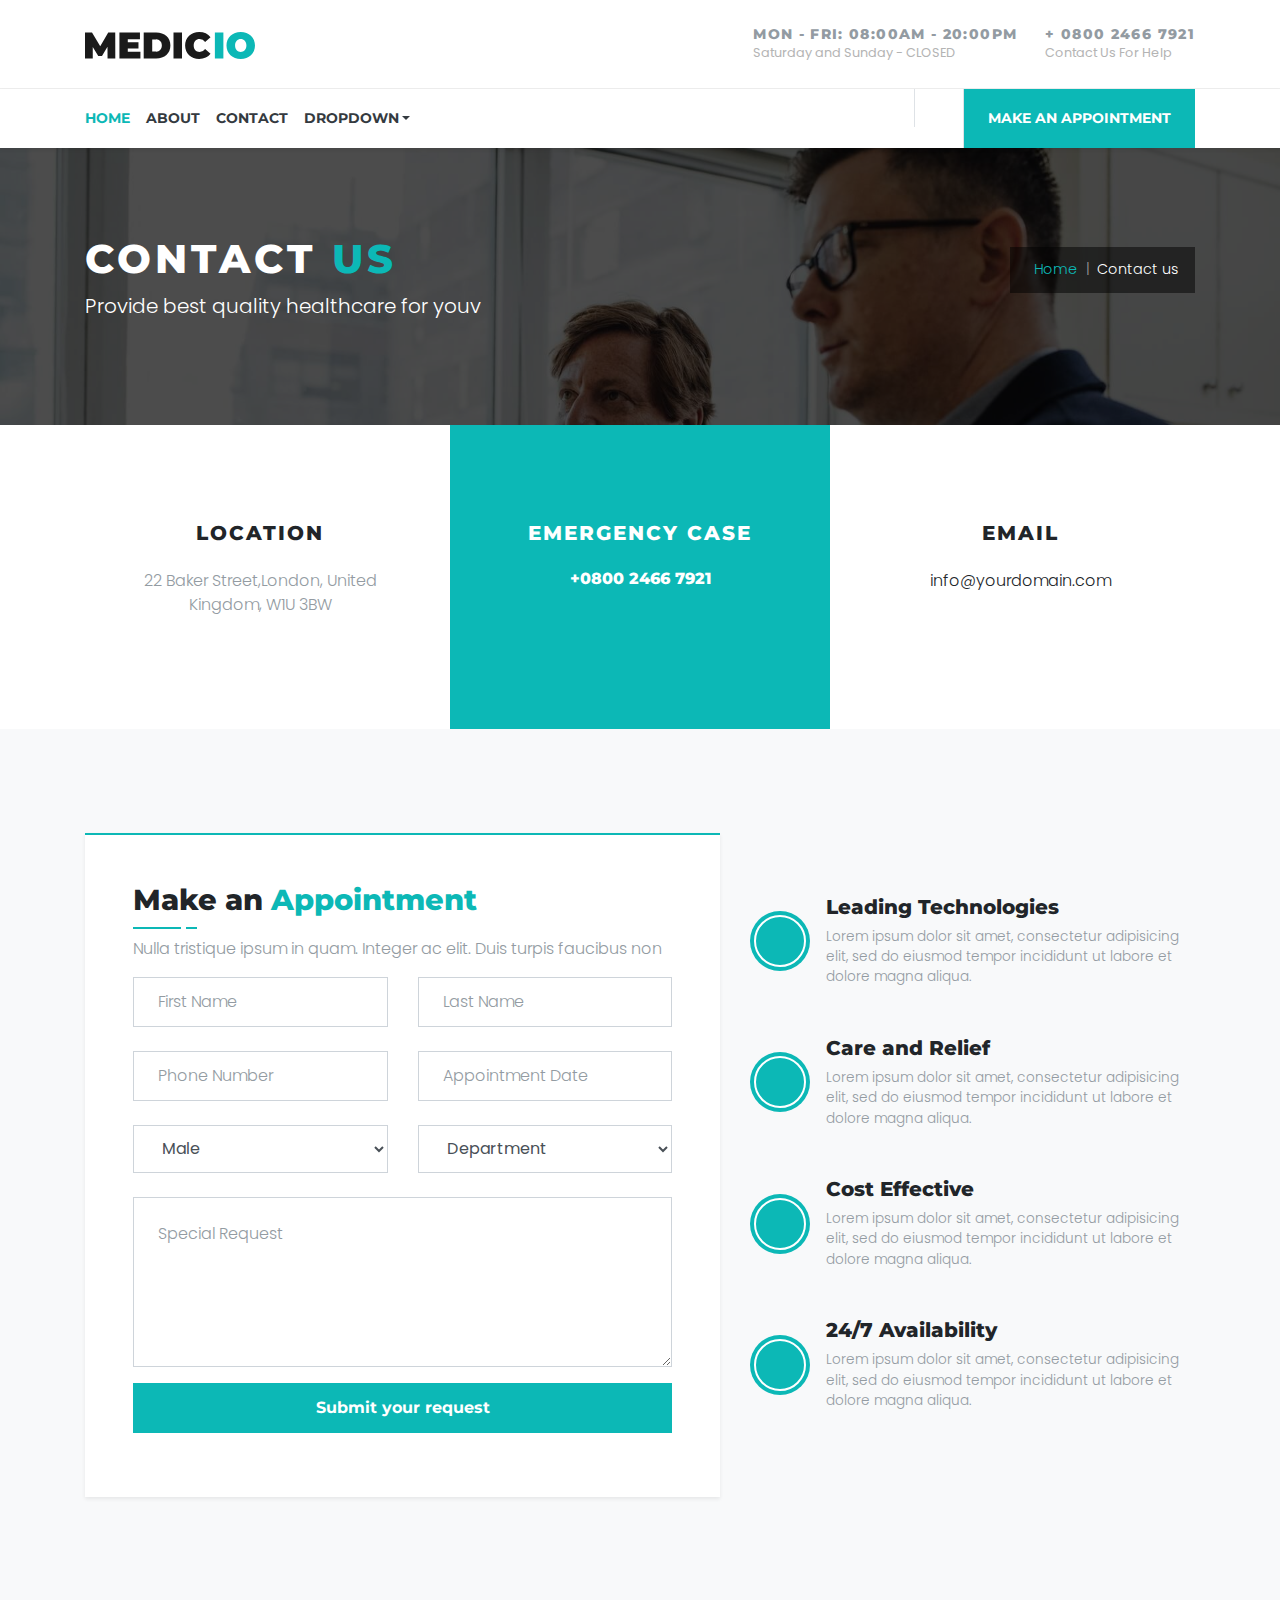
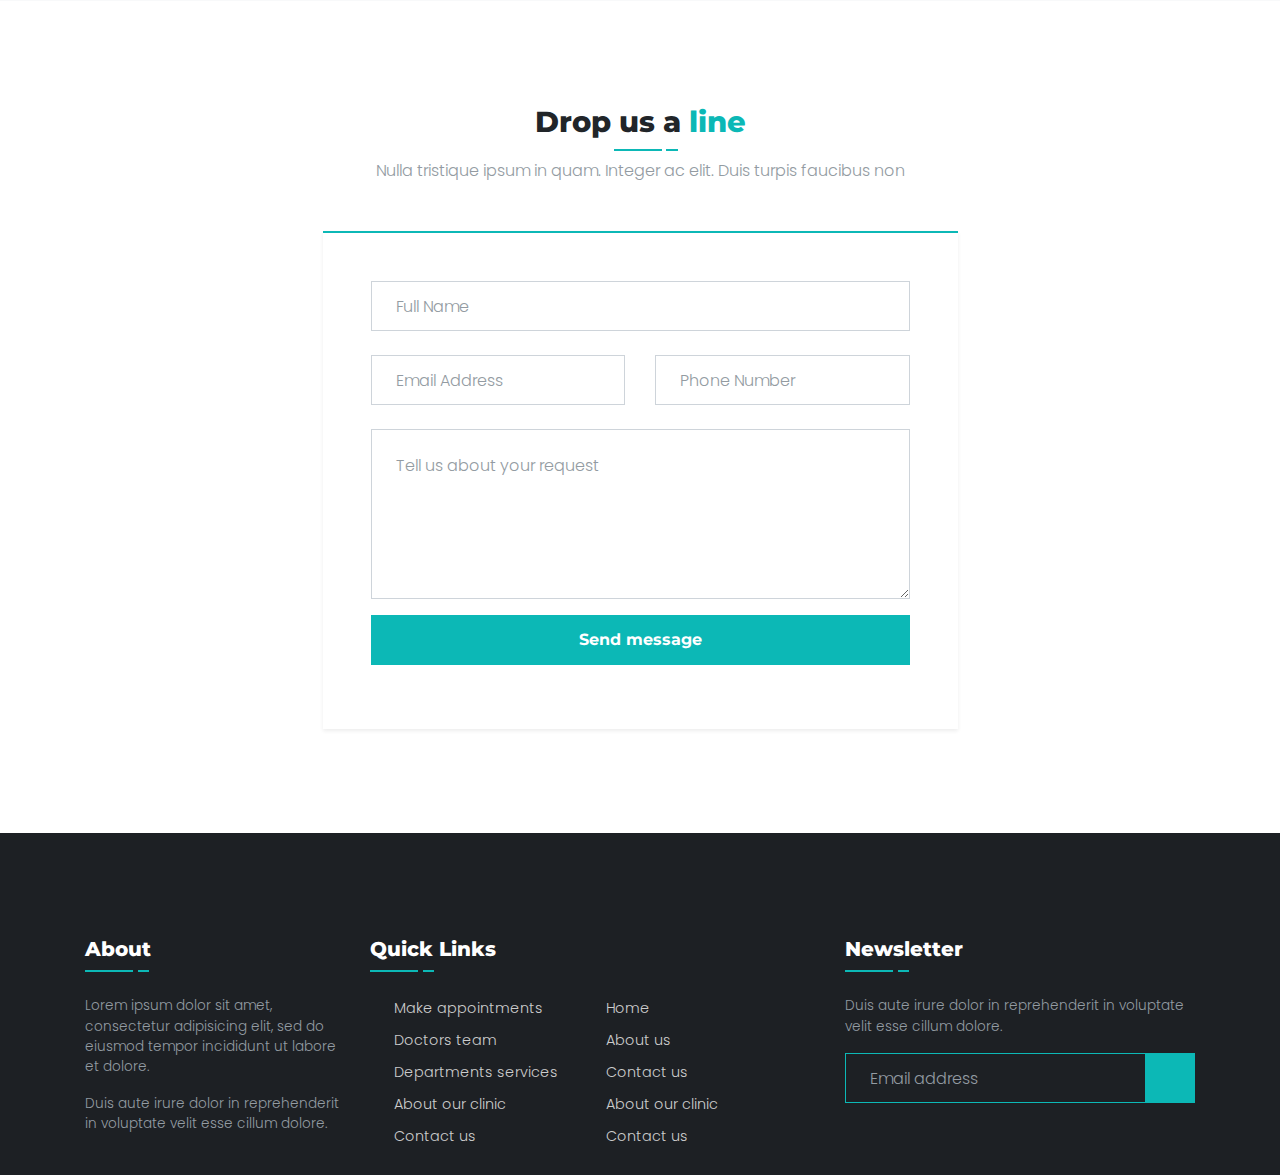
<file: medical/contact.html>
<!DOCTYPE html>
<html>
  <head>
    <meta charset="utf-8">
    <meta http-equiv="X-UA-Compatible" content="IE=edge">
    <title>team fierce medical work</title>
    <meta name="description" content="">
    <meta name="viewport" content="width=device-width, initial-scale=1">
    <meta name="robots" content="all,follow">
    <!-- Bootstrap CSS-->
    <link rel="stylesheet" href="vendor/bootstrap/css/bootstrap.min.css">
    <!-- Google fonts-->
    <link rel="stylesheet" href="https://fonts.googleapis.com/css?family=Montserrat:700,800&amp;display=swap">
    <link rel="stylesheet" href="https://fonts.googleapis.com/css?family=Poppins:300,400&amp;display=swap">
    <!-- theme stylesheet-->
    <link rel="stylesheet" href="css/style.default.css" id="theme-stylesheet">
    <!-- Custom stylesheet - for your changes-->
    <link rel="stylesheet" href="css/custom.css">
    <!-- Favicon-->
    <link rel="shortcut icon" href="img/favicon.ico">
    <!-- Tweaks for older IEs--><!--[if lt IE 9]>
        <script src="https://oss.maxcdn.com/html5shiv/3.7.3/html5shiv.min.js"></script>
        <script src="https://oss.maxcdn.com/respond/1.4.2/respond.min.js"></script><![endif]-->
  </head>
  <body>
    <!-- navbar-->
    <header class="header">
      <!-- Primary Navbar-->
      <nav class="navbar navbar-expand-lg navbar-light py-4 border-bottom border-gray bg-white">
        <div class="container d-flex align-items-center justify-content-beween"><a class="navbar-brand" href="#"><img src="img/logo.svg" alt="" width="170"></a>
          <button class="navbar-toggler" type="button" data-toggle="collapse" data-target="#navbarSupportedContent" aria-controls="navbarSupportedContent" aria-expanded="false" aria-label="Toggle navigation"><span class="navbar-toggler-icon"></span></button>
          <ul class="list-inline mb-0 d-none d-lg-block">
            <li class="list-inline-item mr-3">
              <div class="d-flex"><i class="far fa-clock h4 text-muted"></i>
                <div class="ml-2">
                  <h6 class="text-muted text-uppercase mb-0 text-small">Mon - Fri: 08:00AM - 20:00PM  </h6>
                  <p class="small text-gray mb-0">Saturday and Sunday - CLOSED</p>
                </div>
              </div>
            </li>
            <li class="list-inline-item">
              <div class="d-flex"><i class="fas fa-headphones-alt h4 text-muted"></i>
                <div class="ml-2">
                  <h6 class="text-muted text-uppercase mb-0 text-small">+ 0800 2466 7921</h6>
                  <p class="small text-gray mb-0">Contact Us For Help</p>
                </div>
              </div>
            </li>
          </ul>
        </div>
      </nav>
      <!-- Secondary Navbar                -->
      <nav class="navbar navbar-expand-lg navbar-light py-0 shadow-sm bg-white">
        <div class="container">
          <div class="collapse navbar-collapse py-3 py-lg-0" id="navbarSupportedContent">
            <ul class="navbar-nav mr-auto">
              <li class="nav-item active"><a class="nav-link pl-lg-0" href="index.html">Home <span class="sr-only">(current)</span></a></li>
              <li class="nav-item"><a class="nav-link" href="about.html">About </a></li>
              <li class="nav-item"><a class="nav-link" href="contact.html">Contact </a></li>
              <li class="nav-item dropdown"><a class="nav-link dropdown-toggle" id="navbarDropdown" href="#" role="button" data-toggle="dropdown" aria-haspopup="true" aria-expanded="false">Dropdown</a>
                <div class="dropdown-menu border-0 shadow-sm" aria-labelledby="navbarDropdown"><a class="dropdown-item text-muted" href="#">Action</a><a class="dropdown-item text-muted" href="#">Another action</a><a class="dropdown-item text-muted" href="#">Something else here</a></div>
              </li>
            </ul>
            <ul class="navbar-nav ml-auto">
              <li class="nav-item"><a class="nav-link px-4 d-inline-block" id="searchToggler" href="#"><i class="fas fa-search text-muted"></i><i class="fas fa-times text-muted d-none"></i></a></li>
              <li class="nav-item"><a class="nav-link border-left px-4 bg-primary text-white d-inline-block" href="contact.html">Make an Appointment</a></li>
            </ul>
          </div>
        </div>
      </nav>
      <div class="p-3 shadow-sm index-forward border-top" id="search">
        <div class="container">
          <form action="#">
            <div class="row">
              <div class="form-group col-sm-8 mb-0 mb-2 mb-sm-0">
                <input class="form-control" type="search" placeholder="What're you looking for...">
              </div>
              <div class="form-group col-sm-4 text-center text-sm-left mb-0">
                <button class="btn btn-primary" type="submit"> <i class="fas fa-search mr-2"></i>Search</button>
              </div>
            </div>
          </form>
        </div>
      </div>
    </header>
    <!-- Hero Banner-->
    <section class="hero bg-cover bg-top" style="background: url(img/contact-banner.jpg)">
      <div class="container index-forward">
        <div class="row align-items-lg-center">
          <div class="col-lg-7 order-2 order-lg-1">
            <h1 class="text-uppercase text-white">Contact <span class="text-primary">Us</span></h1>
            <p class="lead text-white mb-0">Provide best quality healthcare for youv</p>
          </div>
          <div class="col-lg-5 order-1 order-lg-2 text-lg-right">
            <!-- Breadcrumb-->
            <nav class="d-inline-block" aria-label="breadcrumb">
              <ol class="breadcrumb">
                <li class="breadcrumb-item"><a href="index.html"> <i class="fa fa-home mr-2"></i>Home</a></li>
                <li class="breadcrumb-item active" aria-current="page">Contact us</li>
              </ol>
            </nav>
          </div>
        </div>
      </div>
    </section>
    <section class="p-0">
      <div class="container">
        <div class="row">
          <div class="col-lg-4 text-center">
            <div class="p-5 my-lg-5"><i class="fas fa-map-marked-alt fa-3x text-primary mb-4"></i>
              <h3 class="h5 text-uppercase mb-4">Location</h3>
              <p class="text-muted">22 Baker Street,London, United Kingdom, W1U 3BW</p>
            </div>
          </div>
          <div class="col-lg-4 text-center bg-primary text-white">
            <div class="p-5 my-lg-5"><i class="fas fa-first-aid fa-3x mb-4"></i>
              <h3 class="h5 text-uppercase mb-4">Emergency Case</h3>
              <p class="h6">+0800 2466 7921</p>
            </div>
          </div>
          <div class="col-lg-4 text-center">
            <div class="p-5 my-lg-5"><i class="fas fa-envelope fa-3x text-primary mb-4"></i>
              <h3 class="h5 text-uppercase mb-4">Email</h3>
              <p>info@yourdomain.com</p>
            </div>
          </div>
        </div>
      </div>
    </section>
    <!-- Make Appointment Section-->
    <section class="appointment bg-light">
      <div class="container">
        <div class="row align-items-center">
          <div class="col-lg-7 mb-5 mb-lg-0">
            <div class="card border-0 shadow-sm">
              <div class="card-body p-5 border-top border-primary border-md">
                <h2 class="lined">Make an <span class="text-primary">Appointment</span></h2>
                <p class="text-muted">Nulla tristique ipsum in quam. Integer ac elit. Duis turpis faucibus non</p>
                <form class="make-appointment-form" action="#">
                  <div class="row">
                    <div class="form-group col-lg-6 mb-4">
                      <input class="form-control" type="text" name="firstName" placeholder="First Name">
                    </div>
                    <div class="form-group col-lg-6 mb-4">
                      <input class="form-control" type="text" name="lastName" placeholder="Last Name">
                    </div>
                    <div class="form-group col-lg-6 mb-4">
                      <input class="form-control" type="tel" name="phone" placeholder="Phone Number">
                    </div>
                    <div class="form-group col-lg-6 mb-4">
                      <input class="form-control" type="text" name="date" placeholder="Appointment Date">
                    </div>
                    <div class="form-group col-lg-6 mb-4">
                      <select class="form-control py-0" name="gender">
                        <option value="male">Male</option>
                        <option value="female">Female</option>
                      </select>
                    </div>
                    <div class="form-group col-lg-6 mb-4">
                      <select class="form-control py-0" name="department">
                        <option value="">Department</option>
                        <option value="medicine">Medicine</option>
                        <option value="dental">Dental Care </option>
                        <option value="traumatology">Traumatology</option>
                      </select>
                    </div>
                    <div class="form-group col-lg-12">
                      <textarea class="form-control" name="sepcialRequest" rows="5" placeholder="Special Request"></textarea>
                    </div>
                    <div class="form-group col-lg-12">
                      <button class="btn btn-primary btn-block" type="submit">Submit your request</button>
                    </div>
                  </div>
                </form>
              </div>
            </div>
          </div>
          <div class="col-lg-5">
            <ul class="list-unstyled">
              <li class="d-flex align-items-center pb-4">
                <div class="p-1 bg-primary text-white rounded-circle">
                  <div class="p-4 border border-md border-white rounded-circle"><i class="fas fa-microscope fa-2x"></i></div>
                </div>
                <div class="ml-3">
                  <h3 class="h5">Leading Technologies</h3>
                  <p class="text-muted text-small mb-0">Lorem ipsum dolor sit amet, consectetur adipisicing elit, sed do eiusmod tempor incididunt ut labore et dolore magna aliqua.</p>
                </div>
              </li>
              <li class="d-flex align-items-center py-4">
                <div class="p-1 bg-primary text-white rounded-circle">
                  <div class="p-4 border border-md border-white rounded-circle"><i class="fas fa-heartbeat fa-2x"></i></div>
                </div>
                <div class="ml-3">
                  <h3 class="h5">Care and Relief</h3>
                  <p class="text-muted text-small mb-0">Lorem ipsum dolor sit amet, consectetur adipisicing elit, sed do eiusmod tempor incididunt ut labore et dolore magna aliqua.</p>
                </div>
              </li>
              <li class="d-flex align-items-center py-4">
                <div class="p-1 bg-primary text-white rounded-circle">
                  <div class="p-4 border border-md border-white rounded-circle"><i class="fas fa-pills fa-2x"></i></div>
                </div>
                <div class="ml-3">
                  <h3 class="h5">Cost Effective</h3>
                  <p class="text-muted text-small mb-0">Lorem ipsum dolor sit amet, consectetur adipisicing elit, sed do eiusmod tempor incididunt ut labore et dolore magna aliqua.</p>
                </div>
              </li>
              <li class="d-flex align-items-center mb-4 pt-4">
                <div class="p-1 bg-primary text-white rounded-circle">
                  <div class="p-4 border border-md border-white rounded-circle"><i class="fas fa-history fa-2x"></i></div>
                </div>
                <div class="ml-3">
                  <h3 class="h5">24/7 Availability</h3>
                  <p class="text-muted text-small mb-0">Lorem ipsum dolor sit amet, consectetur adipisicing elit, sed do eiusmod tempor incididunt ut labore et dolore magna aliqua.</p>
                </div>
              </li>
            </ul>
          </div>
        </div>
      </div>
    </section>
    <!-- Make Appointment Section-->
    <section class="appointment">
      <div class="container text-center">
        <h2 class="lined lined-center">Drop us a <span class="text-primary">line</span></h2>
        <p class="text-muted mb-5">Nulla tristique ipsum in quam. Integer ac elit. Duis turpis faucibus non</p>
        <div class="row">
          <div class="col-lg-7 mx-auto">
            <div class="card border-0 shadow-sm">
              <div class="card-body border-top border-md border-primary p-5">
                <form class="make-appointment-form" action="#">
                  <div class="row">
                    <div class="form-group col-lg-12 mb-4">
                      <input class="form-control" type="text" name="name" placeholder="Full Name">
                    </div>
                    <div class="form-group col-lg-6 mb-4">
                      <input class="form-control" type="email" name="email" placeholder="Email Address">
                    </div>
                    <div class="form-group col-lg-6 mb-4">
                      <input class="form-control" type="tel" name="phone" placeholder="Phone Number">
                    </div>
                    <div class="form-group col-lg-12">
                      <textarea class="form-control" name="message" rows="5" placeholder="Tell us about your request"></textarea>
                    </div>
                    <div class="form-group col-lg-12">
                      <button class="btn btn-primary btn-block" type="submit">Send message</button>
                    </div>
                  </div>
                </form>
              </div>
            </div>
          </div>
        </div>
      </div>
    </section>
    <footer class="footer">
      <div class="container">
        <div class="row">
          <div class="col-lg-3 mb-4 mb-lg-0">
            <h2 class="h5 lined text-white mb-4">About</h2>
            <p class="text-muted text-small">Lorem ipsum dolor sit amet, consectetur adipisicing elit, sed do eiusmod tempor incididunt ut labore et dolore.</p>
            <p class="text-muted text-small">Duis aute irure dolor in reprehenderit in voluptate velit esse cillum dolore.</p>
            <ul class="list-inline mb-0">
              <li class="list-inline-item"><a class="social-link" href="#"><i class="fab fa-facebook-f"></i></a></li>
              <li class="list-inline-item"><a class="social-link" href="#"><i class="fab fa-twitter"></i></a></li>
              <li class="list-inline-item"><a class="social-link" href="#"><i class="fab fa-google-plus"></i></a></li>
              <li class="list-inline-item"><a class="social-link" href="#"><i class="fab fa-instagram"></i></a></li>
            </ul>
          </div>
          <div class="col-lg-5 mb-4 mb-lg-0">
            <h2 class="h5 text-white lined mb-4">Quick Links</h2>
            <div class="d-flex">
              <ul class="list-unstyled d-inline-block mr-4 mb-0">
                <li class="mb-2"><a class="footer-link" href="#">Make appointments </a></li>
                <li class="mb-2"><a class="footer-link" href="#">Doctors team</a></li>
                <li class="mb-2"><a class="footer-link" href="#">Departments services</a></li>
                <li class="mb-2"><a class="footer-link" href="#">About our clinic</a></li>
                <li class="mb-2"><a class="footer-link" href="#">Contact us</a></li>
              </ul>
              <ul class="list-unstyled d-inline-block mb-0">
                <li class="mb-2"><a class="footer-link" href="index.html">Home </a></li>
                <li class="mb-2"><a class="footer-link" href="about.html">About us</a></li>
                <li class="mb-2"><a class="footer-link" href="contact.html">Contact us</a></li>
                <li class="mb-2"><a class="footer-link" href="#">About our clinic</a></li>
                <li class="mb-2"><a class="footer-link" href="#">Contact us</a></li>
              </ul>
            </div>
          </div>
          <div class="col-lg-4">
            <h2 class="h5 text-white lined mb-4">Newsletter</h2>
            <p class="text-muted text-small">Duis aute irure dolor in reprehenderit in voluptate velit esse cillum dolore.</p>
            <div class="input-group mb-3">
              <input class="form-control text-muted bg-none border-primary" type="text" placeholder="Email address" aria-label="Recipient's username" aria-describedby="button-addon2">
              <div class="input-group-append">
                <button class="btn btn-primary" id="button-addon2" type="button"><i class="fas fa-paper-plane"></i></button>
              </div>
            </div>
          </div>
        </div>
      </div>
    </footer>
    <!-- JavaScript files-->
    <script src="vendor/jquery/jquery.min.js"></script>
    <script src="vendor/bootstrap/js/bootstrap.bundle.min.js"></script>
    <script src="js/front.js"></script>
    <!-- FontAwesome CSS - loading as last, so it doesn't block rendering-->
    <link rel="stylesheet" href="https://use.fontawesome.com/releases/v5.7.1/css/all.css" integrity="sha384-fnmOCqbTlWIlj8LyTjo7mOUStjsKC4pOpQbqyi7RrhN7udi9RwhKkMHpvLbHG9Sr" crossorigin="anonymous">
  </body>
</html>
</file>
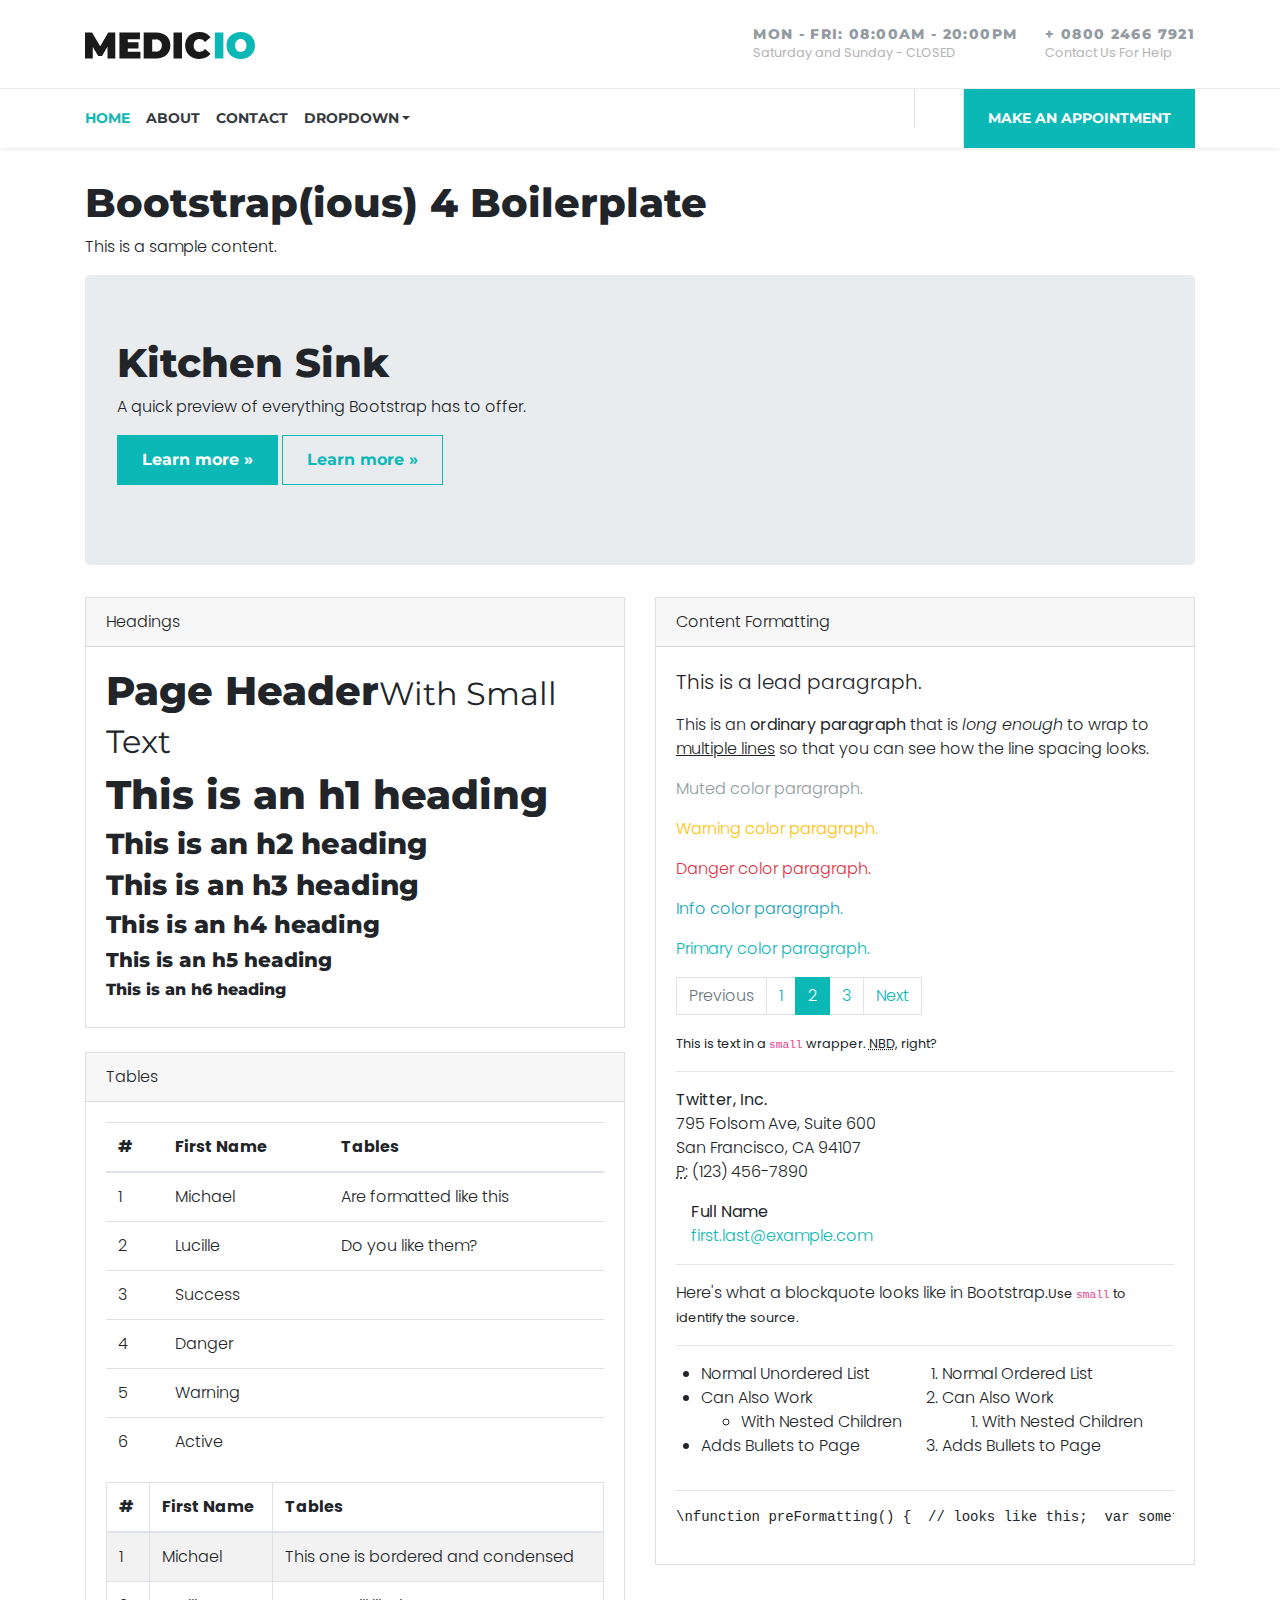
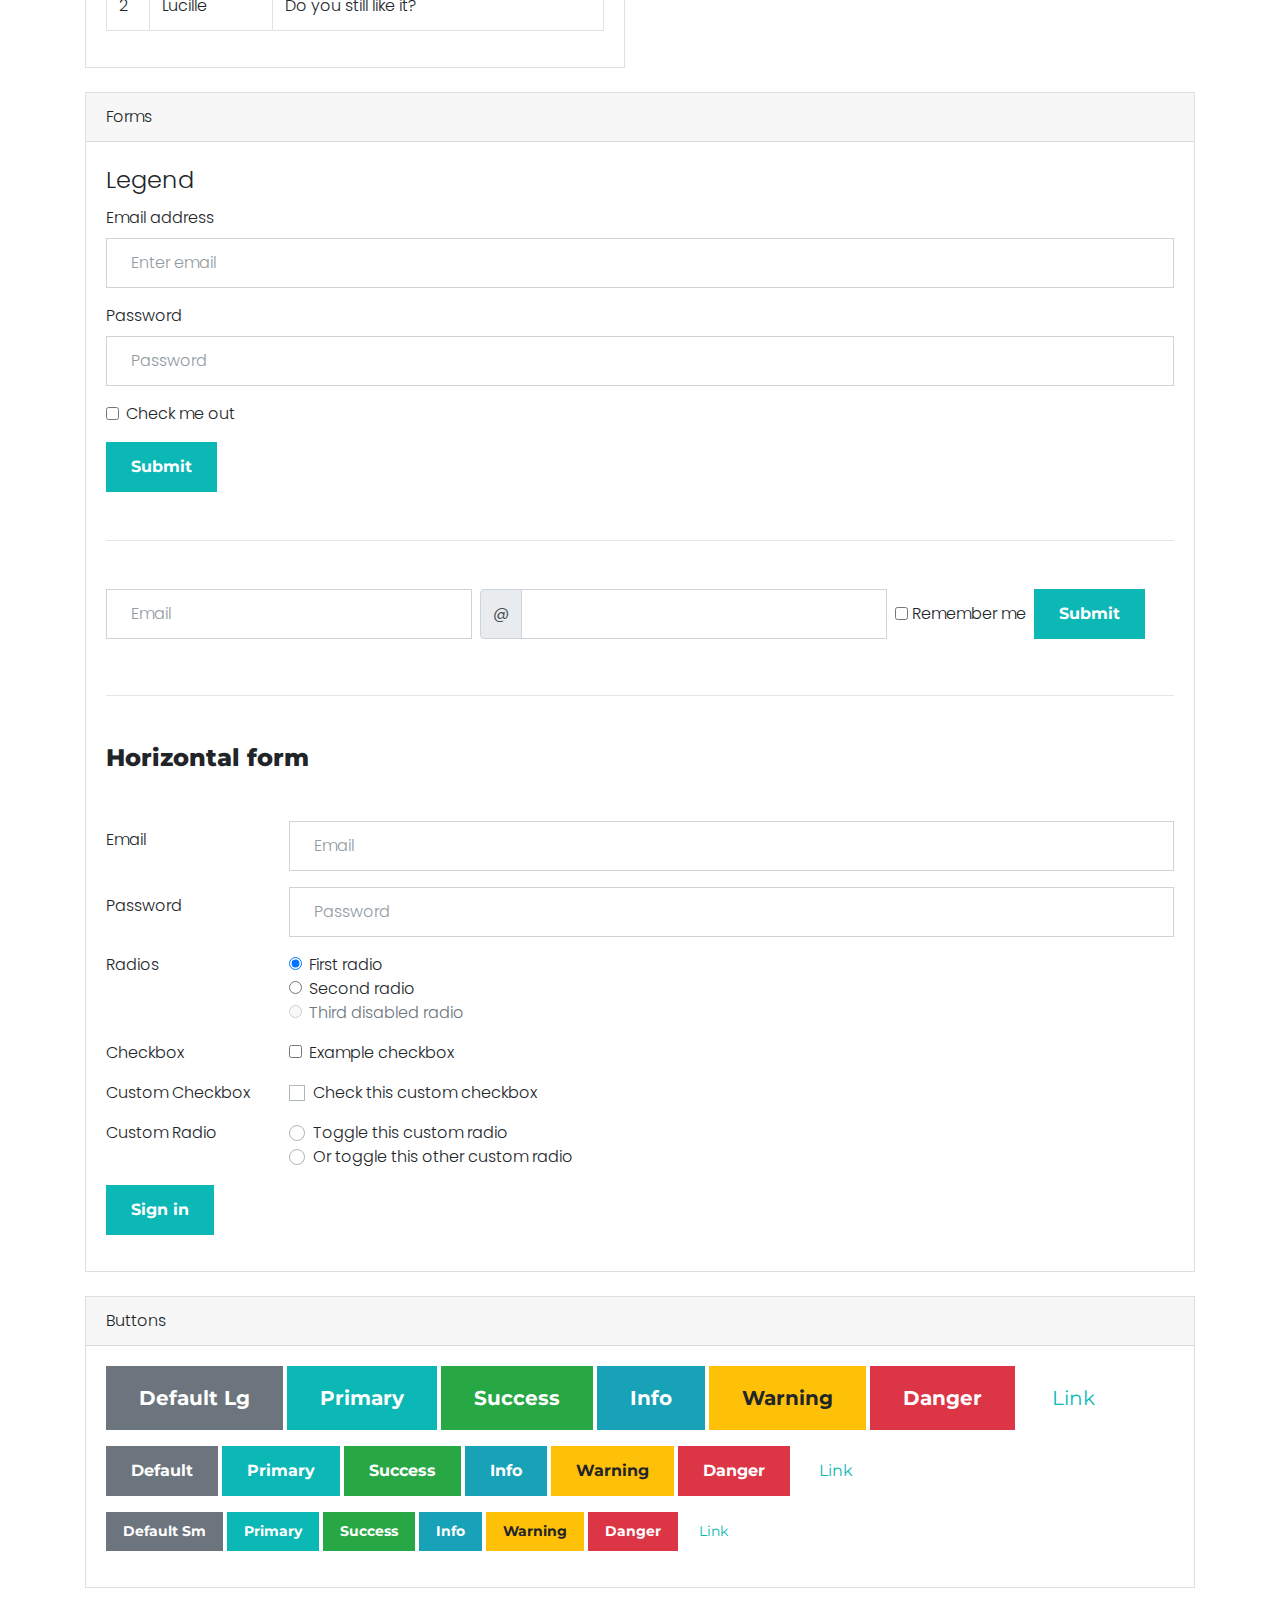
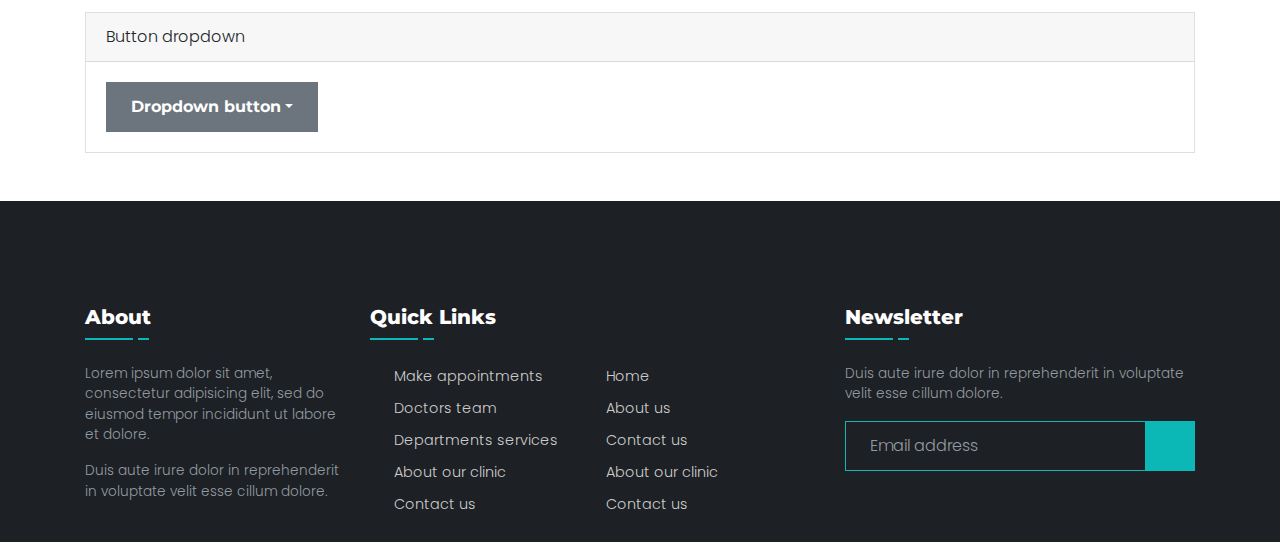
<file: medical/test.html>
<!DOCTYPE html>
<html>
  <head>
    <meta charset="utf-8">
    <meta http-equiv="X-UA-Compatible" content="IE=edge">
    <title>team fierce medical work</title>
    <meta name="description" content="">
    <meta name="viewport" content="width=device-width, initial-scale=1">
    <meta name="robots" content="all,follow">
    <!-- Bootstrap CSS-->
    <link rel="stylesheet" href="vendor/bootstrap/css/bootstrap.min.css">
    <!-- Google fonts-->
    <link rel="stylesheet" href="https://fonts.googleapis.com/css?family=Montserrat:700,800&amp;display=swap">
    <link rel="stylesheet" href="https://fonts.googleapis.com/css?family=Poppins:300,400&amp;display=swap">
    <!-- theme stylesheet-->
    <link rel="stylesheet" href="css/style.default.css" id="theme-stylesheet">
    <!-- Custom stylesheet - for your changes-->
    <link rel="stylesheet" href="css/custom.css">
    <!-- Favicon-->
    <link rel="shortcut icon" href="img/favicon.ico">
    <!-- Tweaks for older IEs--><!--[if lt IE 9]>
        <script src="https://oss.maxcdn.com/html5shiv/3.7.3/html5shiv.min.js"></script>
        <script src="https://oss.maxcdn.com/respond/1.4.2/respond.min.js"></script><![endif]-->
  </head>
  <body>
    <!-- navbar-->
    <header class="header">
      <!-- Primary Navbar-->
      <nav class="navbar navbar-expand-lg navbar-light py-4 border-bottom border-gray bg-white">
        <div class="container d-flex align-items-center justify-content-beween"><a class="navbar-brand" href="#"><img src="img/logo.svg" alt="" width="170"></a>
          <button class="navbar-toggler" type="button" data-toggle="collapse" data-target="#navbarSupportedContent" aria-controls="navbarSupportedContent" aria-expanded="false" aria-label="Toggle navigation"><span class="navbar-toggler-icon"></span></button>
          <ul class="list-inline mb-0 d-none d-lg-block">
            <li class="list-inline-item mr-3">
              <div class="d-flex"><i class="far fa-clock h4 text-muted"></i>
                <div class="ml-2">
                  <h6 class="text-muted text-uppercase mb-0 text-small">Mon - Fri: 08:00AM - 20:00PM  </h6>
                  <p class="small text-gray mb-0">Saturday and Sunday - CLOSED</p>
                </div>
              </div>
            </li>
            <li class="list-inline-item">
              <div class="d-flex"><i class="fas fa-headphones-alt h4 text-muted"></i>
                <div class="ml-2">
                  <h6 class="text-muted text-uppercase mb-0 text-small">+ 0800 2466 7921</h6>
                  <p class="small text-gray mb-0">Contact Us For Help</p>
                </div>
              </div>
            </li>
          </ul>
        </div>
      </nav>
      <!-- Secondary Navbar                -->
      <nav class="navbar navbar-expand-lg navbar-light py-0 shadow-sm bg-white">
        <div class="container">
          <div class="collapse navbar-collapse py-3 py-lg-0" id="navbarSupportedContent">
            <ul class="navbar-nav mr-auto">
              <li class="nav-item active"><a class="nav-link pl-lg-0" href="index.html">Home <span class="sr-only">(current)</span></a></li>
              <li class="nav-item"><a class="nav-link" href="about.html">About </a></li>
              <li class="nav-item"><a class="nav-link" href="contact.html">Contact </a></li>
              <li class="nav-item dropdown"><a class="nav-link dropdown-toggle" id="navbarDropdown" href="#" role="button" data-toggle="dropdown" aria-haspopup="true" aria-expanded="false">Dropdown</a>
                <div class="dropdown-menu border-0 shadow-sm" aria-labelledby="navbarDropdown"><a class="dropdown-item text-muted" href="#">Action</a><a class="dropdown-item text-muted" href="#">Another action</a><a class="dropdown-item text-muted" href="#">Something else here</a></div>
              </li>
            </ul>
            <ul class="navbar-nav ml-auto">
              <li class="nav-item"><a class="nav-link px-4 d-inline-block" id="searchToggler" href="#"><i class="fas fa-search text-muted"></i><i class="fas fa-times text-muted d-none"></i></a></li>
              <li class="nav-item"><a class="nav-link border-left px-4 bg-primary text-white d-inline-block" href="contact.html">Make an Appointment</a></li>
            </ul>
          </div>
        </div>
      </nav>
      <div class="p-3 shadow-sm index-forward border-top" id="search">
        <div class="container">
          <form action="#">
            <div class="row">
              <div class="form-group col-sm-8 mb-0 mb-2 mb-sm-0">
                <input class="form-control" type="search" placeholder="What're you looking for...">
              </div>
              <div class="form-group col-sm-4 text-center text-sm-left mb-0">
                <button class="btn btn-primary" type="submit"> <i class="fas fa-search mr-2"></i>Search</button>
              </div>
            </div>
          </form>
        </div>
      </div>
    </header>
    <div class="container py-5">
      <h1>Bootstrap(ious) 4 Boilerplate</h1>
      <p>This is a sample content.</p>
      <div class="jumbotron">
        <h1>Kitchen Sink</h1>
        <p>A quick preview of everything Bootstrap has to offer.</p>
        <p><a class="btn btn-primary btn-large" href="#">Learn more »</a> <a class="btn btn-outline-primary btn-large" href="#">Learn more »</a></p>
      </div>
      <div class="row">
        <div class="col-lg-6">
          <div class="card mb-4" id="headings">
            <div class="card-header">Headings</div>
            <div class="card-body">
              <h1 class="page-header">Page Header<small>With Small Text</small></h1>
              <h1>This is an h1 heading</h1>
              <h2>This is an h2 heading</h2>
              <h3>This is an h3 heading</h3>
              <h4>This is an h4 heading</h4>
              <h5>This is an h5 heading</h5>
              <h6>This is an h6 heading</h6>
            </div>
          </div>
          <div class="card mb-4" id="tables">
            <div class="card-header">Tables</div>
            <div class="card-body">
              <table class="table table-hover">
                <thead>
                  <tr>
                    <th>#</th>
                    <th>First Name</th>
                    <th>Tables</th>
                  </tr>
                </thead>
                <tbody>
                  <tr>
                    <td>1</td>
                    <td>Michael</td>
                    <td>Are formatted like this</td>
                  </tr>
                  <tr>
                    <td>2</td>
                    <td>Lucille</td>
                    <td>Do you like them?</td>
                  </tr>
                  <tr class="success">
                    <td>3</td>
                    <td>Success</td>
                    <td></td>
                  </tr>
                  <tr class="danger">
                    <td>4</td>
                    <td>Danger</td>
                    <td></td>
                  </tr>
                  <tr class="warning">
                    <td>5</td>
                    <td>Warning</td>
                    <td></td>
                  </tr>
                  <tr class="active">
                    <td>6</td>
                    <td>Active</td>
                    <td></td>
                  </tr>
                </tbody>
              </table>
              <table class="table table-striped table-bordered table-condensed">
                <thead>
                  <tr>
                    <th>#</th>
                    <th>First Name</th>
                    <th>Tables</th>
                  </tr>
                </thead>
                <tbody>
                  <tr>
                    <td>1</td>
                    <td>Michael</td>
                    <td>This one is bordered and condensed</td>
                  </tr>
                  <tr>
                    <td>2</td>
                    <td>Lucille</td>
                    <td>Do you still like it?</td>
                  </tr>
                </tbody>
              </table>
            </div>
          </div>
        </div>
        <div class="col-lg-6">
          <div class="card mb-4" id="content-formatting">
            <div class="card-header">Content Formatting</div>
            <div class="card-body">
              <p class="lead">This is a lead paragraph.</p>
              <p>This is an <b>ordinary paragraph</b> that is <i>long enough</i> to wrap to 
                <u>multiple lines</u> so that you can see how the line spacing looks.
              </p>
              <p class="text-muted">Muted color paragraph.</p>
              <p class="text-warning">Warning color paragraph.</p>
              <p class="text-danger">Danger color paragraph.</p>
              <p class="text-info">Info color paragraph.</p>
              <p class="text-primary">Primary color paragraph.</p>
              <nav aria-label="...">
                <ul class="pagination">
                  <li class="page-item disabled"><span class="page-link">Previous</span></li>
                  <li class="page-item"><a class="page-link" href="#">1</a></li>
                  <li class="page-item active"><span class="page-link">2<span class="sr-only">(current)</span></span></li>
                  <li class="page-item"><a class="page-link" href="#">3</a></li>
                  <li class="page-item"><a class="page-link" href="#">Next</a></li>
                </ul>
              </nav>
              <p><small>This is text in a <code>small</code> wrapper. <abbr title="No Big Deal">NBD</abbr>, right?</small></p>
              <hr>
              <address><strong>Twitter, Inc.</strong><br> 795 Folsom Ave, Suite 600<br> San Francisco, CA 94107<br><abbr title="Phone">P:</abbr> (123) 456-7890</address>
              <address class="col-6"><strong>Full Name</strong><br><a href="mailto:#">first.last@example.com</a></address>
              <hr>
              <blockquote>Here's what a blockquote looks like in Bootstrap.<small>Use <code>small</code> to identify the source.</small></blockquote>
              <hr>
              <div class="row">
                <div class="col-xs-6">
                  <ul>
                    <li>Normal Unordered List</li>
                    <li>Can Also Work
                      <ul>
                        <li>With Nested Children</li>
                      </ul>
                    </li>
                    <li>Adds Bullets to Page</li>
                  </ul>
                </div>
                <div class="col-xs-6">
                  <ol>
                    <li>Normal Ordered List</li>
                    <li>Can Also Work
                      <ol>
                        <li>With Nested Children</li>
                      </ol>
                    </li>
                    <li>Adds Bullets to Page</li>
                  </ol>
                </div>
              </div>
              <hr>
              <pre>\nfunction preFormatting() {  // looks like this;  var something = somethingElse;  return true;}                        </pre>
            </div>
          </div>
        </div>
      </div>
      <div class="card mb-4" id="forms">
        <div class="card-header">Forms</div>
        <div class="card-body">
          <form>
            <fieldset>
              <legend>Legend</legend>
              <div class="form-group">
                <label for="exampleInputEmail">Email address</label>
                <input class="form-control" id="exampleInputEmail" type="text" placeholder="Enter email">
              </div>
              <div class="form-group">
                <label for="exampleInputPassword">Password</label>
                <input class="form-control" id="exampleInputPassword" type="password" placeholder="Password">
              </div>
              <div class="form-check form-group">
                <input class="form-check-input" id="checkbox-1" type="checkbox">
                <label class="form-check-label" for="checkbox-1">Check me out</label>
              </div>
              <button class="btn btn-primary" type="submit">Submit</button>
            </fieldset>
          </form>
          <hr class="my-5">
          <form class="form-inline">
            <input class="form-control mb-2 mr-sm-2" type="text" placeholder="Email">
            <label class="sr-only" for="inlineFormInputGroupUsername2">Username</label>
            <div class="input-group mb-2 mr-sm-2">
              <div class="input-group-prepend">
                <div class="input-group-text">@</div>
              </div>
              <input class="form-control" id="inlineFormInputGroupUsername2" type="text">
            </div>
            <div class="form-check mb-2 mr-sm-2">
              <input class="form-check-input" id="inlineFormCheck" type="checkbox">
              <label class="form-check-label" for="inlineFormCheck">Remember me</label>
            </div>
            <button class="btn btn-primary mb-2" type="submit">Submit</button>
          </form>
          <hr class="my-5">
          <h4 class="mb-5">Horizontal form</h4>
          <form>
            <div class="form-group row">
              <label class="col-sm-2 col-form-label" for="inputEmail3">Email</label>
              <div class="col-sm-10">
                <input class="form-control" id="inputEmail3" type="email" placeholder="Email">
              </div>
            </div>
            <div class="form-group row">
              <label class="col-sm-2 col-form-label" for="inputPassword3">Password</label>
              <div class="col-sm-10">
                <input class="form-control" id="inputPassword3" type="password" placeholder="Password">
              </div>
            </div>
            <fieldset class="form-group">
              <div class="row">
                <legend class="col-form-label col-sm-2 pt-0">Radios</legend>
                <div class="col-sm-10">
                  <div class="form-check">
                    <input class="form-check-input" id="gridRadios1" type="radio" name="gridRadios" value="option1" checked="">
                    <label class="form-check-label" for="gridRadios1">First radio</label>
                  </div>
                  <div class="form-check">
                    <input class="form-check-input" id="gridRadios2" type="radio" name="gridRadios" value="option2">
                    <label class="form-check-label" for="gridRadios2">Second radio</label>
                  </div>
                  <div class="form-check disabled">
                    <input class="form-check-input" id="gridRadios3" type="radio" name="gridRadios" value="option3" disabled="">
                    <label class="form-check-label" for="gridRadios3">Third disabled radio</label>
                  </div>
                </div>
              </div>
            </fieldset>
            <div class="form-group row">
              <div class="col-sm-2">Checkbox</div>
              <div class="col-sm-10">
                <div class="form-check">
                  <input class="form-check-input" id="gridCheck1" type="checkbox">
                  <label class="form-check-label" for="gridCheck1">Example checkbox</label>
                </div>
              </div>
            </div>
            <div class="form-group row">                                   
              <div class="col-sm-2">Custom Checkbox</div>
              <div class="col-sm-10">
                <div class="custom-control custom-checkbox">
                  <input class="custom-control-input" id="customCheck1" type="checkbox">
                  <label class="custom-control-label" for="customCheck1">Check this custom checkbox</label>
                </div>
              </div>
            </div>
            <div class="form-group row">                                   
              <div class="col-sm-2">Custom Radio</div>
              <div class="col-sm-10">
                <div class="custom-control custom-radio">
                  <input class="custom-control-input" id="customRadio1" type="radio" name="customRadio">
                  <label class="custom-control-label" for="customRadio1">Toggle this custom radio</label>
                </div>
                <div class="custom-control custom-radio">
                  <input class="custom-control-input" id="customRadio2" type="radio" name="customRadio">
                  <label class="custom-control-label" for="customRadio2">Or toggle this other custom radio</label>
                </div>
              </div>
            </div>
            <div class="form-group row">
              <div class="col-sm-10">
                <button class="btn btn-primary" type="submit">Sign in</button>
              </div>
            </div>
          </form>
        </div>
      </div>
      <div class="card mb-4" id="buttons">
        <div class="card-header">Buttons</div>
        <div class="card-body">
          <p>
            <button class="btn btn-lg btn-secondary" type="button">Default Lg</button>
            <button class="btn btn-lg btn-primary" type="button">Primary</button>
            <button class="btn btn-lg btn-success" type="button">Success</button>
            <button class="btn btn-lg btn-info" type="button">Info</button>
            <button class="btn btn-lg btn-warning" type="button">Warning</button>
            <button class="btn btn-lg btn-danger" type="button">Danger</button>
            <button class="btn btn-lg btn-link" type="button">Link</button>
          </p>
          <p>
            <button class="btn btn-secondary" type="button">Default </button>
            <button class="btn btn-primary" type="button">Primary</button>
            <button class="btn btn-success" type="button">Success</button>
            <button class="btn btn-info" type="button">Info</button>
            <button class="btn btn-warning" type="button">Warning</button>
            <button class="btn btn-danger" type="button">Danger</button>
            <button class="btn btn-link" type="button">Link</button>
          </p>
          <p>
            <button class="btn btn-sm btn-secondary" type="button">Default Sm</button>
            <button class="btn btn-sm btn-primary" type="button">Primary</button>
            <button class="btn btn-sm btn-success" type="button">Success</button>
            <button class="btn btn-sm btn-info" type="button">Info</button>
            <button class="btn btn-sm btn-warning" type="button">Warning</button>
            <button class="btn btn-sm btn-danger" type="button">Danger</button>
            <button class="btn btn-sm btn-link" type="button">Link</button>
          </p>
        </div>
      </div>
      <div class="card">
        <div class="card-header">Button dropdown</div>
        <div class="card-body">
          <div class="dropdown">
            <button class="btn btn-secondary dropdown-toggle" id="dropdownMenuButton" type="button" data-toggle="dropdown" aria-haspopup="true" aria-expanded="false">Dropdown button</button>
            <div class="dropdown-menu" aria-labelledby="dropdownMenuButton"><a class="dropdown-item" href="#">Action</a><a class="dropdown-item" href="#">Another action</a><a class="dropdown-item" href="#">Something else here</a></div>
          </div>
        </div>
      </div>
    </div>
    <footer class="footer">
      <div class="container">
        <div class="row">
          <div class="col-lg-3 mb-4 mb-lg-0">
            <h2 class="h5 lined text-white mb-4">About</h2>
            <p class="text-muted text-small">Lorem ipsum dolor sit amet, consectetur adipisicing elit, sed do eiusmod tempor incididunt ut labore et dolore.</p>
            <p class="text-muted text-small">Duis aute irure dolor in reprehenderit in voluptate velit esse cillum dolore.</p>
            <ul class="list-inline mb-0">
              <li class="list-inline-item"><a class="social-link" href="#"><i class="fab fa-facebook-f"></i></a></li>
              <li class="list-inline-item"><a class="social-link" href="#"><i class="fab fa-twitter"></i></a></li>
              <li class="list-inline-item"><a class="social-link" href="#"><i class="fab fa-google-plus"></i></a></li>
              <li class="list-inline-item"><a class="social-link" href="#"><i class="fab fa-instagram"></i></a></li>
            </ul>
          </div>
          <div class="col-lg-5 mb-4 mb-lg-0">
            <h2 class="h5 text-white lined mb-4">Quick Links</h2>
            <div class="d-flex">
              <ul class="list-unstyled d-inline-block mr-4 mb-0">
                <li class="mb-2"><a class="footer-link" href="#">Make appointments </a></li>
                <li class="mb-2"><a class="footer-link" href="#">Doctors team</a></li>
                <li class="mb-2"><a class="footer-link" href="#">Departments services</a></li>
                <li class="mb-2"><a class="footer-link" href="#">About our clinic</a></li>
                <li class="mb-2"><a class="footer-link" href="#">Contact us</a></li>
              </ul>
              <ul class="list-unstyled d-inline-block mb-0">
                <li class="mb-2"><a class="footer-link" href="index.html">Home </a></li>
                <li class="mb-2"><a class="footer-link" href="about.html">About us</a></li>
                <li class="mb-2"><a class="footer-link" href="contact.html">Contact us</a></li>
                <li class="mb-2"><a class="footer-link" href="#">About our clinic</a></li>
                <li class="mb-2"><a class="footer-link" href="#">Contact us</a></li>
              </ul>
            </div>
          </div>
          <div class="col-lg-4">
            <h2 class="h5 text-white lined mb-4">Newsletter</h2>
            <p class="text-muted text-small">Duis aute irure dolor in reprehenderit in voluptate velit esse cillum dolore.</p>
            <div class="input-group mb-3">
              <input class="form-control text-muted bg-none border-primary" type="text" placeholder="Email address" aria-label="Recipient's username" aria-describedby="button-addon2">
              <div class="input-group-append">
                <button class="btn btn-primary" id="button-addon2" type="button"><i class="fas fa-paper-plane"></i></button>
              </div>
            </div>
          </div>
        </div>
      </div>
    </footer>
    <!-- JavaScript files-->
    <script src="vendor/jquery/jquery.min.js"></script>
    <script src="vendor/bootstrap/js/bootstrap.bundle.min.js"></script>
    <script src="js/front.js"></script>
    <!-- FontAwesome CSS - loading as last, so it doesn't block rendering-->
    <link rel="stylesheet" href="https://use.fontawesome.com/releases/v5.7.1/css/all.css" integrity="sha384-fnmOCqbTlWIlj8LyTjo7mOUStjsKC4pOpQbqyi7RrhN7udi9RwhKkMHpvLbHG9Sr" crossorigin="anonymous">
  </body>
</html>
</file>
<file: css/styles.css>
/* Template: Juno - Multipurpose Landing Page Pack
   Author: InovatikThemes
   Created: Mar 2019
   Description: Master CSS file
*/

/*****************************************
Table Of Contents:

01. General Styles
02. Preloader
03. Navigation
04. Header
05. Features
******************************************/

/*****************************************
Colors:

- Text, navbar links - white #f1f1f8
- Buttons, bullets, icons - turquoise #00c9db
- Navbar - navy #4633af
- Backgrounds - dark denim #262431
- Backgrounds - denim #2f2c3d
******************************************/


/******************************/
/*     01. General Styles     */
/******************************/
body,
html {
    width: 100%;
	height: 100%;
}

body, p {
	color: #f1f1f8; 
	font: 400 0.875rem/1.375rem "Open Sans", sans-serif;
}

.p-large {
	color: #f1f1f8;
	font: 400 1rem/1.5rem "Open Sans", sans-serif;
}

.p-small {
	color: #f1f1f8;
	font: 400 0.75rem/1.25rem "Open Sans", sans-serif;
}

.p-heading {
	margin-bottom: 3.75rem;
	text-align: center;
}

.li-space-lg li {
	margin-bottom: 0.375rem;
}

.indent {
	padding-left: 1.25rem;
}

h1 {
	color: #f1f1f8;
	font: 700 2.5rem/2.875rem "Montserrat", sans-serif;
}

h2 {
	color: #f1f1f8;
	font: 700 2.25rem/2.75rem "Montserrat", sans-serif;
}

h3 {
	color: #f1f1f8;
	font: 700 1.75rem/2.125rem "Montserrat", sans-serif;
}

h4 {
	color: #f1f1f8;
	font: 700 1.375rem/1.75rem "Montserrat", sans-serif;
}

h5 {
	color: #f1f1f8;
	font: 700 1.125rem/1.625rem "Montserrat", sans-serif;
}

h6 {
	color: #f1f1f8;
	font: 700 1rem/1.5rem "Montserrat", sans-serif;
}

a {
	color: #f1f1f8;
	text-decoration: underline;
}

a:hover {
	color: #f1f1f8;
	text-decoration: underline;
}

a.turquoise {
	color: #00c9db;
}

a.white {
	color: #fff;
}

.testimonial-text {
	font: italic 400 1rem/1.5rem "Open Sans", sans-serif;
}

.testimonial-author {
	font: 700 1rem/1.5rem "Montserrat", sans-serif;
}

.btn-solid-reg {
	display: inline-block;
	padding: 1.1875rem 2.125rem 1.1875rem 2.125rem;
	border: 0.125rem solid #00c9db;
	border-radius: 2rem;
	background-color: #00c9db;
	color: #fff;
	font: 700 0.75rem/0 "Montserrat", sans-serif;
	text-decoration: none;
	transition: all 0.2s;
}

.btn-solid-reg:hover {
	background-color: transparent;
	color: #00c9db;
	text-decoration: none;
}

.btn-solid-lg {
	display: inline-block;
	padding: 1.375rem 2.625rem 1.375rem 2.625rem;
	border: 0.125rem solid #00c9db;
	border-radius: 2rem;
	background-color: #00c9db;
	color: #fff;
	font: 700 0.75rem/0 "Montserrat", sans-serif;
	text-decoration: none;
	transition: all 0.2s;
}

.btn-solid-lg:hover {
	background-color: transparent;
	color: #00c9db;
	text-decoration: none;
}

.btn-solid-lg .fab {
	margin-right: 0.5rem;
	font-size: 1.25rem;
	line-height: 0;
	vertical-align: top;
}

.btn-solid-lg .fab.fa-google-play {
	font-size: 1rem;
}

.btn-outline-reg {
	display: inline-block;
	padding: 1.1875rem 2.125rem 1.1875rem 2.125rem;
	border: 0.125rem solid #00c9db;
	border-radius: 2rem;
	background-color: transparent;
	color: #00c9db;
	font: 700 0.75rem/0 "Montserrat", sans-serif;
	text-decoration: none;
	transition: all 0.2s;
}

.btn-outline-reg:hover {
	background-color: #00c9db;
	color: #fff;
	text-decoration: none;
}

.btn-outline-lg {
	display: inline-block;
	padding: 1.375rem 2.625rem 1.375rem 2.625rem;
	border: 0.125rem solid #00c9db;
	border-radius: 2rem;
	background-color: transparent;
	color: #00c9db;
	font: 700 0.75rem/0 "Montserrat", sans-serif;
	text-decoration: none;
	transition: all 0.2s;
}

.btn-outline-lg:hover {
	background-color: #00c9db;
	color: #fff;
	text-decoration: none;
}

.btn-outline-sm {
	display: inline-block;
	padding: 1rem 1.625rem 0.875rem 1.625rem;
	border: 0.125rem solid #00c9db;
	border-radius: 2rem;
	background-color: transparent;
	color: #00c9db;
	font: 700 0.625rem/0 "Montserrat", sans-serif;
	text-decoration: none;
	transition: all 0.2s;
}

.btn-outline-sm:hover {
	background-color: #00c9db;
	color: #fff;
	text-decoration: none;
}

.form-group {
	position: relative;
	margin-bottom: 1.25rem;
}

.form-group.has-error.has-danger {
	margin-bottom: 0.625rem;
}

.form-group.has-error.has-danger .help-block.with-errors ul {
	margin-top: 0.375rem;
}

.label-control {
	position: absolute;
	top: 0.87rem;
	left: 1.375rem;
	color: #f1f1f8;
	opacity: 1;
	font: 400 0.875rem/1.375rem "Open Sans", sans-serif;
	cursor: text;
	transition: all 0.2s ease;
}

/* IE10+ hack to solve lower label text position compared to the rest of the browsers */
@media screen and (-ms-high-contrast: active), screen and (-ms-high-contrast: none) {  
	.label-control {
		top: 0.9375rem;
	}
}

.form-control-input:focus + .label-control,
.form-control-input.notEmpty + .label-control,
.form-control-textarea:focus + .label-control,
.form-control-textarea.notEmpty + .label-control {
	top: 0.125rem;
	opacity: 1;
	font-size: 0.75rem;
	font-weight: 700;
}

.form-control-input,
.form-control-select {
	display: block; /* needed for proper display of the label in Firefox, IE, Edge */
	width: 100%;
	padding-top: 1.0625rem;
	padding-bottom: 0.0625rem;
	padding-left: 1.3125rem;
	border: 1px solid #9791ae;
	border-radius: 0.25rem;
	background-color: #413d52;
	color: #f1f1f8;
	font: 400 0.875rem/1.875rem "Open Sans", sans-serif;
	transition: all 0.2s;
	-webkit-appearance: none; /* removes inner shadow on form inputs on ios safari */
}

.form-control-select {
	padding-top: 0.5rem;
	padding-bottom: 0.5rem;
	height: 3rem;
}

/* IE10+ hack to solve lower label text position compared to the rest of the browsers */
@media screen and (-ms-high-contrast: active), screen and (-ms-high-contrast: none) {  
	.form-control-input {
		padding-top: 1.25rem;
		padding-bottom: 0.75rem;
		line-height: 1.75rem;
	}

	.form-control-select {
		padding-top: 0.875rem;
		padding-bottom: 0.75rem;
		height: 3.125rem;
		line-height: 2.125rem;
	}
}

select {
    /* you should keep these first rules in place to maintain cross-browser behavior */
    -webkit-appearance: none;
	-moz-appearance: none;
	-ms-appearance: none;
    -o-appearance: none;
    appearance: none;
    background-image: url('../images/down-arrow.png');
    background-position: 96% 50%;
    background-repeat: no-repeat;
    outline: none;
}

select::-ms-expand {
    display: none; /* removes the ugly default down arrow on select form field in IE11 */
}

.form-control-textarea {
	display: block; /* used to eliminate a bottom gap difference between Chrome and IE/FF */
	width: 100%;
	height: 8rem; /* used instead of html rows to normalize height between Chrome and IE/FF */
	padding-top: 1.25rem;
	padding-left: 1.3125rem;
	border: 1px solid #9791ae;
	border-radius: 0.25rem;
	background-color: #413d52;
	color: #f1f1f8;
	font: 400 0.875rem/1.75rem "Open Sans", sans-serif;
	transition: all 0.2s;
}

.form-control-input:focus,
.form-control-select:focus,
.form-control-textarea:focus {
	border: 1px solid #f1f1f8;
	outline: none; /* Removes blue border on focus */
}

.form-control-input:hover,
.form-control-select:hover,
.form-control-textarea:hover {
	border: 1px solid #f1f1f8;
}

.checkbox {
	font: 400 0.75rem/1.25rem "Open Sans", sans-serif;
}

input[type='checkbox'] {
	vertical-align: -15%;
	margin-right: 0.375rem;
}

/* IE10+ hack to raise checkbox field position compared to the rest of the browsers */
@media screen and (-ms-high-contrast: active), screen and (-ms-high-contrast: none) {  
	input[type='checkbox'] {
		vertical-align: -9%;
	}
}

.form-control-submit-button {
	display: inline-block;
	width: 100%;
	height: 3.125rem;
	border: 1px solid #00c9db;
	border-radius: 1.5rem;
	background-color: #00c9db;
	color: #fff;
	font: 700 0.75rem/1.75rem "Montserrat", sans-serif;
	cursor: pointer;
	transition: all 0.2s;
}

.form-control-submit-button:hover {
	background-color: transparent;
	color: #00c9db;
}

/* Form Success And Error Message Formatting */
#cmsgSubmit.h3.text-center.tada.animated,
#pmsgSubmit.h3.text-center.tada.animated,
#cmsgSubmit.h3.text-center,
#pmsgSubmit.h3.text-center {
	display: block;
	margin-bottom: 0;
	color: #f1f1f8;
	font: 400 1.125rem/1rem "Open Sans", sans-serif;
}

.help-block.with-errors .list-unstyled {
	color: #f1f1f8;
	font-size: 0.75rem;
	line-height: 1.125rem;
	text-align: left;
}

.help-block.with-errors ul {
	margin-bottom: 0;
}
/* end of form success and error message formatting */

/* Form Success And Error Message Animation - Animate.css */
@-webkit-keyframes tada {
	from {
		-webkit-transform: scale3d(1, 1, 1);
		-ms-transform: scale3d(1, 1, 1);
		transform: scale3d(1, 1, 1);
	}
	10%, 20% {
		-webkit-transform: scale3d(.9, .9, .9) rotate3d(0, 0, 1, -3deg);
		-ms-transform: scale3d(.9, .9, .9) rotate3d(0, 0, 1, -3deg);
		transform: scale3d(.9, .9, .9) rotate3d(0, 0, 1, -3deg);
	}
	30%, 50%, 70%, 90% {
		-webkit-transform: scale3d(1.1, 1.1, 1.1) rotate3d(0, 0, 1, 3deg);
		-ms-transform: scale3d(1.1, 1.1, 1.1) rotate3d(0, 0, 1, 3deg);
		transform: scale3d(1.1, 1.1, 1.1) rotate3d(0, 0, 1, 3deg);
	}
	40%, 60%, 80% {
		-webkit-transform: scale3d(1.1, 1.1, 1.1) rotate3d(0, 0, 1, -3deg);
		-ms-transform: scale3d(1.1, 1.1, 1.1) rotate3d(0, 0, 1, -3deg);
		transform: scale3d(1.1, 1.1, 1.1) rotate3d(0, 0, 1, -3deg);
	}
	to {
		-webkit-transform: scale3d(1, 1, 1);
		-ms-transform: scale3d(1, 1, 1);
		transform: scale3d(1, 1, 1);
	}
}

@keyframes tada {
	from {
		-webkit-transform: scale3d(1, 1, 1);
		-ms-transform: scale3d(1, 1, 1);
		transform: scale3d(1, 1, 1);
	}
	10%, 20% {
		-webkit-transform: scale3d(.9, .9, .9) rotate3d(0, 0, 1, -3deg);
		-ms-transform: scale3d(.9, .9, .9) rotate3d(0, 0, 1, -3deg);
		transform: scale3d(.9, .9, .9) rotate3d(0, 0, 1, -3deg);
	}
	30%, 50%, 70%, 90% {
		-webkit-transform: scale3d(1.1, 1.1, 1.1) rotate3d(0, 0, 1, 3deg);
		-ms-transform: scale3d(1.1, 1.1, 1.1) rotate3d(0, 0, 1, 3deg);
		transform: scale3d(1.1, 1.1, 1.1) rotate3d(0, 0, 1, 3deg);
	}
	40%, 60%, 80% {
		-webkit-transform: scale3d(1.1, 1.1, 1.1) rotate3d(0, 0, 1, -3deg);
		-ms-transform: scale3d(1.1, 1.1, 1.1) rotate3d(0, 0, 1, -3deg);
		transform: scale3d(1.1, 1.1, 1.1) rotate3d(0, 0, 1, -3deg);
	}
	to {
		-webkit-transform: scale3d(1, 1, 1);
		-ms-transform: scale3d(1, 1, 1);
		transform: scale3d(1, 1, 1);
	}
}

.tada {
	-webkit-animation-name: tada;
	animation-name: tada;
}

.animated {
	-webkit-animation-duration: 1s;
	animation-duration: 1s;
	-webkit-animation-fill-mode: both;
	animation-fill-mode: both;
}
/* end of form success and error message animation - Animate.css */

/* Fade-move Animation For Lightbox - Magnific Popup */
/* at start */
.my-mfp-slide-bottom .zoom-anim-dialog {
	opacity: 0;
	transition: all 0.2s ease-out;
	-webkit-transform: translateY(-1.25rem) perspective(37.5rem) rotateX(10deg);
	-ms-transform: translateY(-1.25rem) perspective(37.5rem) rotateX(10deg);
	transform: translateY(-1.25rem) perspective(37.5rem) rotateX(10deg);
}

/* animate in */
.my-mfp-slide-bottom.mfp-ready .zoom-anim-dialog {
	opacity: 1;
	-webkit-transform: translateY(0) perspective(37.5rem) rotateX(0); 
	-ms-transform: translateY(0) perspective(37.5rem) rotateX(0); 
	transform: translateY(0) perspective(37.5rem) rotateX(0); 
}

/* animate out */
.my-mfp-slide-bottom.mfp-removing .zoom-anim-dialog {
	opacity: 0;
	-webkit-transform: translateY(-0.625rem) perspective(37.5rem) rotateX(10deg); 
	-ms-transform: translateY(-0.625rem) perspective(37.5rem) rotateX(10deg); 
	transform: translateY(-0.625rem) perspective(37.5rem) rotateX(10deg); 
}

/* dark overlay, start state */
.my-mfp-slide-bottom.mfp-bg {
	opacity: 0;
	transition: opacity 0.2s ease-out;
}

/* animate in */
.my-mfp-slide-bottom.mfp-ready.mfp-bg {
	opacity: 0.8;
}
/* animate out */
.my-mfp-slide-bottom.mfp-removing.mfp-bg {
	opacity: 0;
}
/* end of fade-move animation for lightbox - magnific popup */

/* Fade Animation For Image Slider - Magnific Popup */
@-webkit-keyframes fadeIn {
	from {
		opacity: 0;
	}
	to {
		opacity: 1;
	}
}

@keyframes fadeIn {
	from {
		opacity: 0;
	}
	to {
		opacity: 1;
	}
}

.fadeIn {
	-webkit-animation: fadeIn 0.6s;
	animation: fadeIn 0.6s;
}

@-webkit-keyframes fadeOut {
	from {
		opacity: 1;
	}
	to {
		opacity: 0;
	}
}

@keyframes fadeOut {
	from {
		opacity: 1;
	}
	to {
		opacity: 0;
	}
}

.fadeOut {
	-webkit-animation: fadeOut 0.8s;
	animation: fadeOut 0.8s;
}
/* end of fade animation for image slider - magnific popup */


/*************************/
/*     02. Preloader     */
/*************************/
.spinner-wrapper {
	position: fixed;
	z-index: 999999;
	top: 0;
	right: 0;
	bottom: 0;
	left: 0;
	background: #2f2c3d;
}

.spinner {
	position: absolute;
	top: 50%; /* centers the loading animation vertically one the screen */
	left: 50%; /* centers the loading animation horizontally one the screen */
	width: 3.75rem;
	height: 1.25rem;
	margin: -0.625rem 0 0 -1.875rem; /* is width and height divided by two */ 
	text-align: center;
}

.spinner > div {
	display: inline-block;
	width: 1rem;
	height: 1rem;
	border-radius: 100%;
	background-color: #fff;
	-webkit-animation: sk-bouncedelay 1.4s infinite ease-in-out both;
	animation: sk-bouncedelay 1.4s infinite ease-in-out both;
}

.spinner .bounce1 {
	-webkit-animation-delay: -0.32s;
	animation-delay: -0.32s;
}

.spinner .bounce2 {
	-webkit-animation-delay: -0.16s;
	animation-delay: -0.16s;
}

@-webkit-keyframes sk-bouncedelay {
	0%, 80%, 100% { -webkit-transform: scale(0); }
	40% { -webkit-transform: scale(1.0); }
}

@keyframes sk-bouncedelay {
	0%, 80%, 100% { 
		-webkit-transform: scale(0);
		-ms-transform: scale(0);
		transform: scale(0);
	} 40% { 
		-webkit-transform: scale(1.0);
		-ms-transform: scale(1.0);
		transform: scale(1.0);
	}
}


/**************************/
/*     03. Navigation     */
/**************************/
.navbar-custom {
	background-color: #4633af;
	box-shadow: 0 0.0625rem 0.375rem 0 rgba(0, 0, 0, 0.1);
	font: 700 0.75rem/2rem "Montserrat", sans-serif;
	transition: all 0.2s;
}

.navbar-custom .navbar-brand.logo-image img {
    width: 113px;
	height: 34px;
	margin-bottom: 1px;
	-webkit-backface-visibility: hidden;
}

.navbar-custom .navbar-brand.logo-text {
	font: 700 2.375rem/1.5rem "Montserrat", sans-serif;
	color: #fff;
	letter-spacing: -0.5px;
	text-decoration: none;
}

.navbar-custom .navbar-nav {
	margin-top: 0.75rem;
}

.navbar-custom .nav-item .nav-link {
	padding: 0 0.75rem 0 0.75rem;
	color: #fff;
	text-decoration: none;
	transition: all 0.2s ease;
}

.navbar-custom .nav-item .nav-link:hover,
.navbar-custom .nav-item .nav-link.active {
	color: #00c9db;
}

/* Dropdown Menu */
.navbar-custom .dropdown:hover > .dropdown-menu {
	display: block; /* this makes the dropdown menu stay open while hovering it */
	min-width: auto;
	animation: fadeDropdown 0.2s; /* required for the fade animation */
}

@keyframes fadeDropdown {
    0% {
        opacity: 0;
    }

    100% {
        opacity: 1;
    }
}

.navbar-custom .dropdown-toggle:focus { /* removes dropdown outline on focus  */
	outline: 0;
}

.navbar-custom .dropdown-menu {
	margin-top: 0;
	border: none;
	border-radius: 0.25rem;
	background-color: #4633af;
}

.navbar-custom .dropdown-item {
	color: #fff;
	text-decoration: none;
}

.navbar-custom .dropdown-item:hover {
	background-color: #4633af;
}

.navbar-custom .dropdown-item .item-text {
	font: 700 0.75rem/1.5rem "Montserrat", sans-serif;
}

.navbar-custom .dropdown-item:hover .item-text {
	color: #00c9db;
}

.navbar-custom .dropdown-items-divide-hr {
	width: 100%;
	height: 1px;
	margin: 0.25rem auto 0.25rem auto;
	border: none;
	background-color: #b5bcc4;
	opacity: 0.2;
}
/* end of dropdown menu */

.navbar-custom .social-icons {
	display: none;
}

.navbar-custom .navbar-toggler {
	border: none;
	color: #fff;
	font-size: 2rem;
}

.navbar-custom button[aria-expanded='false'] .navbar-toggler-awesome.fas.fa-times{
	display: none;
}

.navbar-custom button[aria-expanded='false'] .navbar-toggler-awesome.fas.fa-bars{
	display: inline-block;
}

.navbar-custom button[aria-expanded='true'] .navbar-toggler-awesome.fas.fa-bars{
	display: none;
}

.navbar-custom button[aria-expanded='true'] .navbar-toggler-awesome.fas.fa-times{
	display: inline-block;
	margin-right: 0.125rem;
}


/*********************/
/*    04. Header     */
/*********************/
.header {
	background: linear-gradient(to bottom right, rgba(72, 72, 212, 0), rgba(241, 104, 104, 0)), url('../images/header-background.jpg') center center no-repeat;
	background-size: cover;
}

.header .header-content {
	padding-top: 8.5rem;
	padding-bottom: 7rem;
	text-align: center;
}

.header .text-container {
	margin-bottom: 3rem;
}

.header h1 {
	margin-bottom: 1rem;
}

.header #js-rotating {
	color: #40e0ee;
}

.header .p-large {
	margin-bottom: 2rem;
}

.header .btn-solid-lg {
	margin-right: 0.5rem;
	margin-bottom: 1.25rem;
}


/****************************/
/*     05. Testimonials     */
/****************************/
.slider-1 {
	padding-top: 6.875rem;
	padding-bottom: 6.375rem;
	background-color: #262431;
}

.slider-1 .slider-container {
	position: relative;
}

.slider-1 .swiper-container {
	position: static;
	width: 90%;
	text-align: center;
}

.slider-1 .swiper-button-prev:focus,
.slider-1 .swiper-button-next:focus {
	/* even if you can't see it chrome you can see it on mobile device */
	outline: none;
}

.slider-1 .swiper-button-prev {
	left: -0.5rem;
	background-image: url("data:image/svg+xml;charset=utf-8,%3Csvg%20xmlns%3D'http%3A%2F%2Fwww.w3.org%2F2000%2Fsvg'%20viewBox%3D'0%200%2028%2044'%3E%3Cpath%20d%3D'M0%2C22L22%2C0l2.1%2C2.1L4.2%2C22l19.9%2C19.9L22%2C44L0%2C22L0%2C22L0%2C22z'%20fill%3D'%23f1f1f8'%2F%3E%3C%2Fsvg%3E");
	background-size: 1.125rem 1.75rem;
}

.slider-1 .swiper-button-next {
	right: -0.5rem;
	background-image: url("data:image/svg+xml;charset=utf-8,%3Csvg%20xmlns%3D'http%3A%2F%2Fwww.w3.org%2F2000%2Fsvg'%20viewBox%3D'0%200%2028%2044'%3E%3Cpath%20d%3D'M27%2C22L27%2C22L5%2C44l-2.1-2.1L22.8%2C22L2.9%2C2.1L5%2C0L27%2C22L27%2C22z'%20fill%3D'%23f1f1f8'%2F%3E%3C%2Fsvg%3E");
	background-size: 1.125rem 1.75rem;
}

.slider-1 .card {
	position: relative;
	border: none;
	background-color: transparent;
}

.slider-1 .card-image {
	width: 6rem;
	height: 6rem;
	margin-right: auto;
	margin-bottom: 0.25rem;
	margin-left: auto;
	border-radius: 50%;
}

.slider-1 .card-body {
	padding-bottom: 0;
}

.slider-1 .testimonial-author {
	margin-bottom: 0;
}


/************************/
/*     05. Features     */
/************************/
.tabs {
	padding-top: 6.5rem;
	padding-bottom: 4.25rem;
	background-color: #2f2c3d;
}

.tabs h2 {
	margin-bottom: 1.125rem;
	text-align: center;
}

.tabs .p-heading {
	margin-bottom: 3.125rem;
}

.tabs .nav-tabs {
	margin-right: auto;
	margin-bottom: 2.5rem;
	margin-left: auto;
	justify-content: center;
	border-bottom: none;
}

.tabs .nav-link {
	margin-bottom: 1rem;
	padding: 0.5rem 1.375rem 0.25rem 1.375rem;
	border: none;
	border-bottom: 0.1875rem solid #f1f1f8;
	border-radius: 0;
	color: #f1f1f8;
	font: 700 1rem/1.75rem "Montserrat", sans-serif;
	text-decoration: none;
	transition: all 0.2s ease;
}

.tabs .nav-link.active,
.tabs .nav-link:hover {
	border-bottom: 0.1875rem solid #00c9db;
	background-color: transparent;
	color: #00c9db;
}

.tabs .nav-link .fas {
	margin-right: 0.375rem;
	font-size: 1rem;
}

.tabs .tab-content {
	width: 100%; /* for proper display in IE11 */
}

.tabs .card {
	border: none;
	background: transparent;
}

.tabs .card-body {
	padding: 1rem 0 1.25rem 0;
}

.tabs .card-title {
	margin-bottom: 0.5rem;
}

.tabs .card .card-icon {
	display: inline-block;
	width: 3.5rem;
	height: 3.5rem;
	border-radius: 50%;
	background-color: #00c9db;
	text-align: center;
	vertical-align: top;
}

.tabs .card .card-icon .fas,
.tabs .card .card-icon .far {
	color: #fff;
	font-size: 1.75rem;
	line-height: 3.5rem;
}

.tabs #tab-1 .card.left-pane .text-wrapper {
	display: inline-block;
	width: 75%;
}

.tabs #tab-1 .card.left-pane .card-icon {
	float: left;
	margin-right: 1rem;
}

.tabs #tab-1 img {
	display: block;
	margin: 2rem auto 3rem auto;
}

.tabs #tab-1 .card.right-pane .text-wrapper {
	display: inline-block;
	width: 75%;
}

.tabs #tab-1 .card.right-pane .card-icon {
	margin-right: 1rem;
}

.tabs #tab-2 img {
	display: block;
	margin: 0 auto 2rem auto;
}

.tabs #tab-2 .text-area {
	margin-top: 1.5rem;
}

.tabs #tab-2 h3 {
	margin-bottom: 0.75rem;
}

.tabs #tab-2 .icon-cards-area {
	margin-top: 2.5rem;
}

.tabs #tab-2 .icon-cards-area .card {
	width: 100%; /* for proper display in IE11 */
}

.tabs #tab-3 .icon-cards-area .card {
	width: 100%; /* for proper display in IE11 */
}

.tabs #tab-3 .text-area {
	margin-top: 0.75rem;
	margin-bottom: 4rem;
}

.tabs #tab-3 h3 {
	margin-bottom: 0.75rem;
}

.tabs #tab-3 img {
	margin: 0 auto 3rem auto;
}


/*********************/
/*     07. Video     */
/*********************/
.basic-1 {
	padding-top: 6.375rem;
	padding-bottom: 6.875rem;
	background: url('../images/video-background.jpg') center center no-repeat;
	background-size: cover; 
}

.basic-1 h2 {
	margin-bottom: 1.125rem;
	text-align: center;
}

.basic-1 .p-heading {
	margin-bottom: 4rem;
	text-align: center;
}

.basic-1 .image-container img {
	border-radius: 0.375rem;
}

.basic-1 .video-wrapper {
	position: relative;
}

/* Video Play Button */
.basic-1 .video-play-button {
	position: absolute;
	z-index: 10;
	top: 50%;
	left: 50%;
	display: block;
	box-sizing: content-box;
	width: 2rem;
	height: 2.75rem;
	padding: 1.125rem 1.25rem 1.125rem 1.75rem;
	border-radius: 50%;
	-webkit-transform: translateX(-50%) translateY(-50%);
	-ms-transform: translateX(-50%) translateY(-50%);
	transform: translateX(-50%) translateY(-50%);
}
  
.basic-1 .video-play-button:before {
	content: "";
	position: absolute;
	z-index: 0;
	top: 50%;
	left: 50%;
	display: block;
	width: 4.75rem;
	height: 4.75rem;
	border-radius: 50%;
	background: #4eaaff;
	animation: pulse-border 1500ms ease-out infinite;
	-webkit-transform: translateX(-50%) translateY(-50%);
	-ms-transform: translateX(-50%) translateY(-50%);
	transform: translateX(-50%) translateY(-50%);
}
  
.basic-1 .video-play-button:after {
	content: "";
	position: absolute;
	z-index: 1;
	top: 50%;
	left: 50%;
	display: block;
	width: 4.375rem;
	height: 4.375rem;
	border-radius: 50%;
	background: #4eaaff;
	transition: all 200ms;
	-webkit-transform: translateX(-50%) translateY(-50%);
	-ms-transform: translateX(-50%) translateY(-50%);
	transform: translateX(-50%) translateY(-50%);
}
  
.basic-1 .video-play-button span {
	position: relative;
	display: block;
	z-index: 3;
	top: 0.375rem;
	left: 0.25rem;
	width: 0;
	height: 0;
	border-left: 1.625rem solid #fff;
	border-top: 1rem solid transparent;
	border-bottom: 1rem solid transparent;
}
  
@keyframes pulse-border {
	0% {
		transform: translateX(-50%) translateY(-50%) translateZ(0) scale(1);
		opacity: 1;
	}
	100% {
		transform: translateX(-50%) translateY(-50%) translateZ(0) scale(1.5);
		opacity: 0;
	}
}
/* end of video play button */  


/*************************/
/*     09. Details 1     */
/*************************/
.basic-2 {
	padding-top: 8rem;
	padding-bottom: 3.5rem;
	background-color: #262431;
}

.basic-2 img {
	margin-bottom: 3.5rem;
}

.basic-2 h3 {
	margin-bottom: 1.125rem;
}

.basic-2 .btn-solid-reg {
	margin-top: 0.5rem;
}


/*************************/
/*     10. Details 2     */
/*************************/
.basic-3 {
	padding-top: 3.5rem;
	padding-bottom: 7.25rem;
	background-color: #262431;
}

.basic-3 .text-container {
	margin-bottom: 3.5rem;
}

.basic-3 h3 {
	margin-bottom: 1.125rem;
}

.basic-3 .btn-solid-reg {
	margin-top: 0.5rem;
}


/**********************************/
/*     11. Details Lightboxes     */
/**********************************/
.lightbox-basic {
	position: relative;
	max-width: 46.875rem;
	margin: 2.5rem auto;
	padding: 3rem 1rem;
	border-radius: 0.25rem;
	background-color: #2f2c3d;
	text-align: left;
}

.lightbox-basic img {
	display: block;
	margin-right: auto;
	margin-bottom: 3rem;
	margin-left: auto;
}

.lightbox-basic h3 {
	margin-bottom: 0.625rem;
}

.lightbox-basic hr {
	width: 3.75rem;
	height: 0.125rem;
	margin-top: 0.125rem;
	margin-bottom: 1.125rem;
	margin-left: 0;
	border: 0;
	background-color: #00c9db;
	text-align: left;
}

.lightbox-basic h4 {
	margin-top: 1.75rem;
	margin-bottom: 0.75rem;
}

.lightbox-basic table {
	margin-top: 1rem;
	margin-bottom: 1.5rem;
}

.lightbox-basic table tr {
	line-height: 1.75em;
}

.lightbox-basic table .icon-cell {
	width: 2rem;
	padding-right: 0.25rem;
	color: #00c9db;
	text-align: center;
}

.lightbox-basic a.mfp-close.as-button {
	position: relative;
	width: auto;
	height: auto;
	margin-left: 0.375rem;
	color: #00c9db;
	opacity: 1;
}

.lightbox-basic a.mfp-close.as-button:hover {
	color: #f1f1f8;
}

.lightbox-basic button.mfp-close.x-button {
	position: absolute;
	top: -0.375rem;
	right: -0.375rem;
	width: 2.75rem;
	height: 2.75rem;
	color: #f1f1f8;
}


/***************************/
/*     12. Screenshots     */
/***************************/
.slider-2 {
	padding-top: 6.875rem;
	padding-bottom: 6.875rem;
	background-color: #2f2c3d;
}

.slider-2 .slider-container {
	position: relative;
}

.slider-2 .swiper-container {
	position: static;
	width: 90%;
	text-align: center;
}

.slider-2 .swiper-button-prev,
.slider-2 .swiper-button-next {
	top: 50%;
	width: 1.125rem;
}

.slider-2 .swiper-button-prev:focus,
.slider-2 .swiper-button-next:focus {
	/* even if you can't see it chrome you can see it on mobile device */
	outline: none;
}

.slider-2 .swiper-button-prev {
	left: -0.5rem;
	background-image: url("data:image/svg+xml;charset=utf-8,%3Csvg%20xmlns%3D'http%3A%2F%2Fwww.w3.org%2F2000%2Fsvg'%20viewBox%3D'0%200%2028%2044'%3E%3Cpath%20d%3D'M0%2C22L22%2C0l2.1%2C2.1L4.2%2C22l19.9%2C19.9L22%2C44L0%2C22L0%2C22L0%2C22z'%20fill%3D'%23ffffff'%2F%3E%3C%2Fsvg%3E");
	background-size: 1.125rem 1.75rem;
}

.slider-2 .swiper-button-next {
	right: -0.5rem;
	background-image: url("data:image/svg+xml;charset=utf-8,%3Csvg%20xmlns%3D'http%3A%2F%2Fwww.w3.org%2F2000%2Fsvg'%20viewBox%3D'0%200%2028%2044'%3E%3Cpath%20d%3D'M27%2C22L27%2C22L5%2C44l-2.1-2.1L22.8%2C22L2.9%2C2.1L5%2C0L27%2C22L27%2C22z'%20fill%3D'%23ffffff'%2F%3E%3C%2Fsvg%3E");
	background-size: 1.125rem 1.75rem;
}


/************************/
/*     13. Download     */
/************************/
.basic-4 {
	padding-top: 6.5rem;
	padding-bottom: 6.75rem;
	background: url('../images/download-background.jpg') center center no-repeat;
	background-size: cover; 
}

.basic-4 .text-container {
	margin-bottom: 3.5rem;
	text-align: center;
}

.basic-4 h2 {
	margin-bottom: 1.25rem;
}

.basic-4 .p-large {
	margin-bottom: 1.75rem;
}

.basic-4 .btn-solid-lg {
	margin-right: 0.5rem;
	margin-bottom: 1.25rem;
}


/**************************/
/*     18. Statistics     */
/**************************/
.counter {
	padding-top: 6.5rem;
	padding-bottom: 5.375rem;
	background-color: #262431;
	text-align: center;
}

.counter #counter .cell {
	display: inline-block;
	width: 6.25rem;
	margin-right: 1rem;
	margin-left: 1rem;
	margin-bottom: 2rem;
}

.counter #counter .counter-value {
	color: #f1f1f8;
	font: 700 3.5rem/4.25rem "Montserrat", sans-serif;	
	vertical-align: middle;
}

.counter #counter .counter-info {
	margin-bottom: 0;
	color: #00c9db;
	font: 400 0.875rem/1.25rem "Open Sans", sans-serif;
	vertical-align: middle;
}


/***********************/
/*     16. Contact     */
/***********************/
.form {
	padding-top: 6.25rem;
	padding-bottom: 5.625rem;
	background: url('../images/contact-background.jpg') center bottom no-repeat;
	background-size: cover; 
}

.form h2 {
	margin-bottom: 1.125rem;
	text-align: center;
}

.form .list-unstyled {
	margin-bottom: 3.75rem;
	font-size: 1rem;
	line-height: 1.5rem;
	text-align: center;
}

.form .list-unstyled .fas,
.form .list-unstyled .fab {
	margin-right: 0.5rem;
	font-size: 0.875rem;
	color: #00c9db;
}

.form .list-unstyled .fa-phone {
	vertical-align: 3%;
}


/**********************/
/*     16. Footer     */
/**********************/
.footer {
	padding-top: 5rem;
	background-color: #262431;
}

.footer .footer-col {
	margin-bottom: 2.25rem;
}

.footer h4 {
	margin-bottom: 1rem;
}

.footer .list-unstyled .fas {
	color: #00c9db;
	font-size: 0.5rem;
	line-height: 1.375rem;
}

.footer .list-unstyled .media-body {
	margin-left: 0.625rem;
}

.footer .fa-stack {
	margin-bottom: 0.75rem;
	margin-right: 0.5rem;
	font-size: 1.5rem;
}

.footer .fa-stack .fa-stack-1x {
    color: #262431;
	transition: all 0.2s ease;
}

.footer .fa-stack .fa-stack-2x {
	color: #f1f1f8;
	transition: all 0.2s ease;
}

.footer .fa-stack:hover .fa-stack-1x {
	color: #f1f1f8;
}

.footer .fa-stack:hover .fa-stack-2x {
    color: #00c9db;
}


/*************************/
/*     17. Copyright     */
/*************************/
.copyright {
	padding-top: 1rem;
	padding-bottom: 0.5rem;
	background-color: #262431;
	text-align: center;
}

.copyright .p-small {
	color: #f1f1f8;
	opacity: 0.6;
}


/**********************************/
/*     18. Back To Top Button     */
/**********************************/
a.back-to-top {
	position: fixed;
	z-index: 999;
	right: 0.75rem;
	bottom: 0.75rem;
	display: none;
	width: 2.625rem;
	height: 2.625rem;
	border-radius: 1.875rem;
	background: #00c9db url("../images/up-arrow.png") no-repeat center 47%;
	background-size: 1.125rem 1.125rem;
	text-indent: -9999px;
}

a:hover.back-to-top {
	background-color: #36edfd; 
}


/***************************/
/*     19. Extra Pages     */
/***************************/
.ex-header {
	padding-top: 8rem;
	padding-bottom: 5rem;
	background: linear-gradient(to bottom right, #2c1a7e, #5557db);
	text-align: center;
}

.ex-basic-1 {
	padding-top: 2rem;
	padding-bottom: 0.875rem;
	background-color: #2f2c3d;
}

.ex-basic-1 .breadcrumbs {
	margin-bottom: 1.125rem;
}

.ex-basic-1 .breadcrumbs .fa {
	margin-right: 0.5rem;
	margin-left: 0.625rem;
}

.ex-basic-2 {
	padding-top: 4.75rem;
	padding-bottom: 4rem;
	background-color: #262431;
}

.ex-basic-2 h3 {
	margin-bottom: 1rem;
}

.ex-basic-2 .text-container {
	margin-bottom: 3.625rem;
}

.ex-basic-2 .text-container.last {
	margin-bottom: 0;
}

.ex-basic-2 .list-unstyled .fas {
	color: #00c9db;
	font-size: 0.5rem;
	line-height: 1.375rem;
}

.ex-basic-2 .list-unstyled .media-body {
	margin-left: 0.625rem;
}

.ex-basic-2 .btn-outline-reg {
	margin-top: 1.75rem;
}

.ex-basic-2 .image-container-large {
	margin-bottom: 4rem;
}

.ex-basic-2 .image-container-large img {
	border-radius: 0.25rem;
}

.ex-basic-2 .image-container-small img {
	border-radius: 0.25rem;
}

.ex-basic-2 .text-container.dark-bg {
	padding: 1.625rem 1.5rem 0.75rem 2rem;
	background-color: #f9fafc;
}


/*****************************/
/*     20. Media Queries     */
/*****************************/	
/* Min-width width 768px */
@media (min-width: 768px) {
	
	/* General Styles */
	.p-heading {
		width: 85%;
		margin-right: auto;
		margin-left: auto;
	}

	h1 {
		font: 700 3.25rem/3.75rem "Montserrat", sans-serif;
	}
	/* end of general styles */


	/* Navigation */
	.navbar-custom {
		padding: 2.125rem 1.5rem 2.125rem 2rem;
		box-shadow: none;
        background: transparent;
	}
	
	.navbar-custom .navbar-brand.logo-text {
		color: #fff;
	}

	.navbar-custom .navbar-nav {
		margin-top: 0;
	}

	.navbar-custom .nav-item .nav-link {
		padding: 0.25rem 0.75rem 0.25rem 0.75rem;
		color: #fff;
	}
	
	.navbar-custom .nav-item .nav-link:hover,
	.navbar-custom .nav-item .nav-link.active {
		color: #00c9db;
	}

	.navbar-custom.top-nav-collapse {
        padding: 0.5rem 1.5rem 0.5rem 2rem;
		box-shadow: 0 0.0625rem 0.375rem 0 rgba(0, 0, 0, 0.1);
		background-color: #4633af;
	}

	.navbar-custom.top-nav-collapse .navbar-brand.logo-text {
		color: #fff;
	}

	.navbar-custom.top-nav-collapse .nav-item .nav-link {
		color: #fff;
	}
	
	.navbar-custom.top-nav-collapse .nav-item .nav-link:hover,
	.navbar-custom.top-nav-collapse .nav-item .nav-link.active {
		color: #00c9db;
	}

	.navbar-custom .dropdown-menu {
		box-shadow: 0 0.25rem 0.375rem 0 rgba(0, 0, 0, 0.03);
	}

	.navbar-custom .dropdown-item {
		padding-top: 0.25rem;
		padding-bottom: 0.25rem;
	}

	.navbar-custom .dropdown-items-divide-hr {
		width: 84%;
	}
	/* end of navigation */


	/* Header */
	.header .header-content {
		padding-top: 11rem;
	}
	/* end of header */


	/* Testimonials */
	.slider-1 .swiper-button-prev {
		left: 1rem;
		width: 1.375rem;
		background-size: 1.375rem 2.125rem;
	}
	
	.slider-1 .swiper-button-next {
		right: 1rem;
		width: 1.375rem;
		background-size: 1.375rem 2.125rem;
	}
	/* end of testimonials */


	/* Features */
	.tabs .card .card-icon {
		width: 4.5rem;
		height: 4.5rem;
	}
	
	.tabs .card .card-icon .fas,
	.tabs .card .card-icon .far {
		font-size: 2.25rem;
		line-height: 4.5rem;
	}

	.tabs #tab-1 .card.left-pane .text-wrapper {
		width: 85%;
	}

	.tabs #tab-2 img {
		margin-bottom: 0;
	}

	.tabs #tab-2 .text-area {
		margin-top: 0;
	}

	.tabs #tab-2 .icon-cards-area .card {
		display: inline-block;
		width: 44%;
		margin-right: 2.5rem;
		vertical-align: top;
	}

	.tabs #tab-2 div.card:nth-child(2n+2) {
		margin-right: 0;
	}

	.tabs #tab-3 .text-area {
		margin-bottom: 0;
	}

	.tabs #tab-3 .icon-cards-area .card {
		display: inline-block;
		width: 44%;
		margin-right: 2.5rem;
		vertical-align: top;
	}

	.tabs #tab-3 div.card:nth-child(2n+2) {
		margin-right: 0;
	}

	.tabs #tab-3 img {
		margin-bottom: 0;
	}
	/* end of features */


	/* Details Lightboxes */
	.lightbox-basic {
		padding: 3rem 3rem;
	}
	/* end of details lightboxes */


	/* Screenshots */
	.slider-2 .swiper-button-prev {
		width: 1.375rem;
		background-size: 1.375rem 2.125rem;
	}
	
	.slider-2 .swiper-button-next {
		width: 1.375rem;
		background-size: 1.375rem 2.125rem;
	}
	/* end of screenshots */


	/* Contact */
	.form .list-unstyled li {
		display: inline-block;
		margin-right: 0.5rem;
		margin-left: 0.5rem;
	}

	.form .list-unstyled .address {
		display: block;
	}
	/* end of contact */


	/* Extra Pages */
	.ex-header {
		padding-top: 11rem;
		padding-bottom: 9rem;
	}

	.ex-basic-2 .text-container.dark {
		padding: 2.5rem 3rem 2rem 3rem;
	}

	.ex-basic-2 .text-container.column {
		width: 90%;
		margin-right: auto;
		margin-left: auto;
	}
	/* end of extra pages */
}
/* end of min-width width 768px */


/* Min-width width 992px */
@media (min-width: 992px) {
	
	/* Navigation */
	.navbar-custom .social-icons {
		display: block;
		margin-left: 0.5rem;
	}

	.navbar-custom .fa-stack {
		margin-bottom: 0.1875rem;
		margin-left: 0.375rem;
		font-size: 0.75rem;
	}
	
	.navbar-custom .fa-stack-2x {
		color: #00c9db;
		transition: all 0.2s ease;
	}
	
	.navbar-custom .fa-stack-1x {
		color: #fff;
		transition: all 0.2s ease;
	}

	.navbar-custom .fa-stack:hover .fa-stack-2x {
		color: #fff;
	}

	.navbar-custom .fa-stack:hover .fa-stack-1x {
		color: #00c9db;
	}
	/* end of navigation */


	/* General Styles */
	.p-heading {
		width: 65%;
	}
	/* end of general styles */


	/* Header */
	.header .header-content {
		padding-top: 13rem;
		padding-bottom: 10rem;
		text-align: left;
	}

	.header .text-container {
		margin-top: 6.5rem;
	}
	/* end of header */


	/* Features */
	.tabs .card-body {
		padding: 1rem 0 1.5rem 0;
	}
	
	.tabs #tab-1 .card.left-pane {
		text-align: right;
	}

	.tabs #tab-1 .card.left-pane .text-wrapper,
	.tabs #tab-1 .card.right-pane .text-wrapper {
		width: 68%;
	}

	.tabs #tab-1 .card.left-pane .card-icon {
		float: none;
		margin-right: 0;
		margin-left: 1rem;
	}

	.tabs #tab-1 img {
		margin-top: 0;
		margin-bottom: 0;
	}
	
	.tabs #tab-2 .icon-cards-area {
		margin-top: 2.25rem;
	}

	.tabs #tab-2 .icon-cards-area .card {
		width: 45%;
		margin-right: 3.5rem;
	}

	.tabs #tab-2 .icon-cards-area .card p {
		margin-bottom: 0.5rem;
	}

	.tabs #tab-3 .icon-cards-area .card {
		width: 45%;
		margin-right: 3.5rem;
	}

	.tabs #tab-3 .icon-cards-area .card p {
		margin-bottom: 0.5rem;
	}
	/* end of features */


	/* Video */
	.basic-1 .image-container {
		max-width: 53.125rem;
		margin-right: auto;
		margin-left: auto;
	}
	/* end of video */


	/* Details 1 */
	.basic-2 img {
		margin-bottom: 0;
	}

	.basic-2 .text-container {
		margin-top: 2.625rem;
	}
	/* end of details 1 */


	/* Details 2 */
	.basic-3 .text-container {
		margin-top: 2.5rem;
		margin-bottom: 0;
	}
	/* end of details 2 */


	/* Details Lightboxes */
	.lightbox-basic img {
		margin-bottom: 0;
		margin-left: 0;
	}

	.lightbox-basic h3 {
		margin-top: 0.25rem;
	}
	/* end of details lightboxes */


	/* Screenshots */
	.slider-2 .swiper-container {
		width: 92%;
	}
	/* end of screenshots */


	/* Download */
	.basic-4 {
		padding-top: 6.75rem;
	}

	.basic-4 .text-container {
		margin-top: 7rem;
		margin-bottom: 0;
		text-align: left;
	}
	/* end of download */


	/* Statistics */
	.counter {
		padding-top: 6rem;
		padding-bottom: 4.5rem;
	}

	.counter #counter .cell {
		width: 8rem;
		margin-right: 2.5rem;
		margin-left: 2.5rem;
	}
	
	.counter #counter .counter-value {
		font: 700 4.25rem/4.5rem "Montserrat", sans-serif;	
	}
	/* end of statistics */


	/* Extra Pages */
	.ex-header h1 {
		width: 80%;
		margin-right: auto;
		margin-left: auto;
	}

	.ex-basic-2 {
		padding-bottom: 5rem;
	}

	.ex-basic-2 .text-container.column {
		margin-bottom: 0;
	}
	/* end of extra pages */
}
/* end of min-width width 992px */


/* Min-width width 1200px */
@media (min-width: 1200px) {
	
	/* Navigation */
	.navbar-custom {
		padding: 2.125rem 5rem 2.125rem 5rem;
	}

	.navbar-custom.top-nav-collapse {
        padding: 0.5rem 5rem 0.5rem 5rem;
	}
	/* end of navigation */

	
	/* General Styles */
	.p-heading {
		width: 44%;
	}
	/* end of general styles */


	/* Header */
	.header .text-container {
		margin-top: 7.5rem;
		margin-left: 2.5rem;
	}

	.header .image-container {
		margin-left: 3rem;
	}
	/* end of header */


	/* Features */
	.tabs {
		padding-bottom: 6.5rem;
	}

	.tabs #tab-1 .card.first {
		margin-top: 4.25rem;
	}

	.tabs #tab-1 .card {
		margin-bottom: 0.75rem;
	}

	.tabs #tab-1 .card.left-pane .text-wrapper,
	.tabs #tab-1 .card.right-pane .text-wrapper {
		width: 73%;
	}

	.tabs #tab-1 img {
		margin-top: 0;
	}

	.tabs #tab-2 .container {
		padding-right: 2.5rem;
		padding-left: 2.5rem;
	}

	.tabs #tab-2 .text-area {
		margin-top: 1.5rem;
		margin-right: 1rem;
		margin-left: 1rem;
	}

	.tabs #tab-2 .icon-cards-area {
		margin-right: 1rem;
		margin-left: 1rem;
	}

	.tabs #tab-2 .icon-cards-area .card {
		margin-right: 3.875rem;
	}

	.tabs #tab-3 .container {
		padding-right: 2.5rem;
		padding-left: 2.5rem;
	}
	
	.tabs #tab-3 .icon-cards-area {
		margin-top: 2rem;
		margin-left: 1rem;
	}

	.tabs #tab-3 .icon-cards-area .card {
		margin-right: 3.875rem;
	}
	
	.tabs #tab-3 .text-area {
		margin-right: 1.5rem;
		margin-left: 1rem;
	}
	/* end of features */


	/* Details 1 */
	.basic-2 .text-container {
		margin-top: 4.5rem;
		margin-left: 4rem;
		margin-right: 1.5rem;
	}
	/* end of details 1 */
	
	
	/* Details 2 */
	.basic-3 .text-container {
		margin-top: 4.5rem;
		margin-right: 3.5rem;
		margin-left: 2rem;
	}
	/* end of details 2 */


	/* Download */
	.basic-4 .text-container {
		margin-top: 11rem;
	}

	.basic-4 .image-container {
		margin-left: 3rem;
	}
	/* end of download */


	/* Footer */
	.footer .footer-col {
		width: 90%;
	}

	.footer .footer-col.middle {
		margin-right: auto;
		margin-left: auto;
	}

	.footer .footer-col.last {
		margin-right: 0;
		margin-left: auto;
	}
	/* end of footer */


	/* Extra Pages */
	.ex-header h1 {
		width: 60%;
		margin-right: auto;
		margin-left: auto;
	}

	.ex-basic-2 .form-container {
		margin-left: 1.75rem;
	}

	.ex-basic-2 .image-container-small {
		margin-left: 1.75rem;
	}
	/* end of extra pages */
}
/* end of min-width width 1200px */
</file>
<file: cart_design/css/custom.css>
/* your styles go here */
</file>
<file: medical/css/custom.css>
/* your styles go here */
</file>
<file: cart_design/vendor/nouislider/nouislider.min.css>
/*! nouislider - 14.2.0 - 3/27/2020 */
.noUi-target,.noUi-target *{-webkit-touch-callout:none;-webkit-tap-highlight-color:transparent;-webkit-user-select:none;-ms-touch-action:none;touch-action:none;-ms-user-select:none;-moz-user-select:none;user-select:none;-moz-box-sizing:border-box;box-sizing:border-box}.noUi-target{position:relative}.noUi-base,.noUi-connects{width:100%;height:100%;position:relative;z-index:1}.noUi-connects{overflow:hidden;z-index:0}.noUi-connect,.noUi-origin{will-change:transform;position:absolute;z-index:1;top:0;right:0;-ms-transform-origin:0 0;-webkit-transform-origin:0 0;-webkit-transform-style:preserve-3d;transform-origin:0 0;transform-style:flat}.noUi-connect{height:100%;width:100%}.noUi-origin{height:10%;width:10%}.noUi-txt-dir-rtl.noUi-horizontal .noUi-origin{left:0;right:auto}.noUi-vertical .noUi-origin{width:0}.noUi-horizontal .noUi-origin{height:0}.noUi-handle{-webkit-backface-visibility:hidden;backface-visibility:hidden;position:absolute}.noUi-touch-area{height:100%;width:100%}.noUi-state-tap .noUi-connect,.noUi-state-tap .noUi-origin{-webkit-transition:transform .3s;transition:transform .3s}.noUi-state-drag *{cursor:inherit!important}.noUi-horizontal{height:18px}.noUi-horizontal .noUi-handle{width:34px;height:28px;right:-17px;top:-6px}.noUi-vertical{width:18px}.noUi-vertical .noUi-handle{width:28px;height:34px;right:-6px;top:-17px}.noUi-txt-dir-rtl.noUi-horizontal .noUi-handle{left:-17px;right:auto}.noUi-target{background:#FAFAFA;border-radius:4px;border:1px solid #D3D3D3;box-shadow:inset 0 1px 1px #F0F0F0,0 3px 6px -5px #BBB}.noUi-connects{border-radius:3px}.noUi-connect{background:#3FB8AF}.noUi-draggable{cursor:ew-resize}.noUi-vertical .noUi-draggable{cursor:ns-resize}.noUi-handle{border:1px solid #D9D9D9;border-radius:3px;background:#FFF;cursor:default;box-shadow:inset 0 0 1px #FFF,inset 0 1px 7px #EBEBEB,0 3px 6px -3px #BBB}.noUi-active{box-shadow:inset 0 0 1px #FFF,inset 0 1px 7px #DDD,0 3px 6px -3px #BBB}.noUi-handle:after,.noUi-handle:before{content:"";display:block;position:absolute;height:14px;width:1px;background:#E8E7E6;left:14px;top:6px}.noUi-handle:after{left:17px}.noUi-vertical .noUi-handle:after,.noUi-vertical .noUi-handle:before{width:14px;height:1px;left:6px;top:14px}.noUi-vertical .noUi-handle:after{top:17px}[disabled] .noUi-connect{background:#B8B8B8}[disabled] .noUi-handle,[disabled].noUi-handle,[disabled].noUi-target{cursor:not-allowed}.noUi-pips,.noUi-pips *{-moz-box-sizing:border-box;box-sizing:border-box}.noUi-pips{position:absolute;color:#999}.noUi-value{position:absolute;white-space:nowrap;text-align:center}.noUi-value-sub{color:#ccc;font-size:10px}.noUi-marker{position:absolute;background:#CCC}.noUi-marker-sub{background:#AAA}.noUi-marker-large{background:#AAA}.noUi-pips-horizontal{padding:10px 0;height:80px;top:100%;left:0;width:100%}.noUi-value-horizontal{-webkit-transform:translate(-50%,50%);transform:translate(-50%,50%)}.noUi-rtl .noUi-value-horizontal{-webkit-transform:translate(50%,50%);transform:translate(50%,50%)}.noUi-marker-horizontal.noUi-marker{margin-left:-1px;width:2px;height:5px}.noUi-marker-horizontal.noUi-marker-sub{height:10px}.noUi-marker-horizontal.noUi-marker-large{height:15px}.noUi-pips-vertical{padding:0 10px;height:100%;top:0;left:100%}.noUi-value-vertical{-webkit-transform:translate(0,-50%);transform:translate(0,-50%);padding-left:25px}.noUi-rtl .noUi-value-vertical{-webkit-transform:translate(0,50%);transform:translate(0,50%)}.noUi-marker-vertical.noUi-marker{width:5px;height:2px;margin-top:-1px}.noUi-marker-vertical.noUi-marker-sub{width:10px}.noUi-marker-vertical.noUi-marker-large{width:15px}.noUi-tooltip{display:block;position:absolute;border:1px solid #D9D9D9;border-radius:3px;background:#fff;color:#000;padding:5px;text-align:center;white-space:nowrap}.noUi-horizontal .noUi-tooltip{-webkit-transform:translate(-50%,0);transform:translate(-50%,0);left:50%;bottom:120%}.noUi-vertical .noUi-tooltip{-webkit-transform:translate(0,-50%);transform:translate(0,-50%);top:50%;right:120%}
</file>
<file: cart_design/css/style.default.css>
/*
=========================================
=========================================

   Boutique | Ecommerce bootstrap template

=========================================
========================================= */
/*
*
* ==========================================
* GENERAL
* ==========================================
*
*/
.text-small {
  font-size: 0.85rem !important;
}

.text-gray {
  color: #aaa !important;
}

strong {
  font-weight: 700;
}

button:focus, button:active {
  outline: none;
}

/*
*
* ==========================================
* NAVBAR
* ==========================================
*
*/
.navbar {
  position: relative;
}

.navbar .dropdown-menu {
  border-top: 2px solid #dcb14a;
}

.navbar .dropdown-menu::before {
  content: '';
  display: block;
  border-left: 0.5rem solid transparent;
  border-right: 0.5rem solid transparent;
  border-bottom: 0.5rem solid #dcb14a;
  position: absolute;
  top: -0.5rem;
  left: 1rem;
}

@media (min-width: 992px) {
  .navbar-brand {
    position: absolute;
    top: 50%;
    left: 50%;
    -webkit-transform: translate(-50%, -50%);
    transform: translate(-50%, -50%);
  }
}

.navbar .dropdown-menu {
  visibility: hidden;
  opacity: 0;
  -webkit-transform: translateY(0.5rem);
  transform: translateY(0.5rem);
  transition: .2s ease all;
}

@media (min-width: 992px) {
  .navbar .dropdown-menu {
    display: block;
  }
}

@media (max-width: 991.98px) {
  .navbar .dropdown-menu.always-animated {
    display: block;
  }
}

.navbar .dropdown-menu.show {
  display: block;
  visibility: visible;
  opacity: 1;
  -webkit-transform: translateY(0px);
  transform: translateY(0px);
  transition: .2s ease all;
}

.megamenu {
  position: static;
}

.megamenu .dropdown-menu {
  width: 100%;
  z-index: 999;
}

/*
*
* ==========================================
* HERO
* ==========================================
*
*/
.hero {
  min-height: 30rem;
}

/*
*
* ==========================================
* CATEGORY
* ==========================================
*
*/
.category-item {
  display: block;
  position: relative;
  color: #343a40;
  transition: all 0.3s;
}

.category-item img {
  transition: all 0.3s;
}

.category-item-title {
  display: inline-block;
  padding: 0.5rem 1rem;
  background: #fff;
  text-transform: uppercase;
  letter-spacing: 0.07em;
  position: absolute;
  top: 50%;
  left: 50%;
  -webkit-transform: translate(-50%, -50%);
  transform: translate(-50%, -50%);
  box-shadow: 0 0 5px rgba(0, 0, 0, 0.07);
  font-size: 0.8rem;
}

.category-item:hover img {
  opacity: 0.7;
}

/*
*
* ==========================================
* PRODUCT
* ==========================================
*
*/
.product img {
  -webkit-filter: grayscale(40%);
  filter: grayscale(40%);
  transition: all 0.3s;
}

.product-overlay {
  width: 100%;
  position: absolute;
  left: 0;
  bottom: 0;
  display: -ms-flexbox;
  display: flex;
  -ms-flex-align: end;
  align-items: flex-end;
  -ms-flex-pack: center;
  justify-content: center;
  padding: 1rem 0;
  opacity: 0;
  transition: all 0.3s;
}

.product-overlay ul li {
  transition: all 0.3s;
}

.product-overlay ul li:first-of-type {
  -webkit-transform: translateX(-10px);
  transform: translateX(-10px);
  opacity: 0;
}

.product-overlay ul li:last-of-type {
  -webkit-transform: translateX(10px);
  transform: translateX(10px);
  opacity: 0;
}

.product:hover img {
  opacity: 0.3;
}

.product:hover .product-overlay {
  opacity: 1;
}

.product:hover .product-overlay li {
  opacity: 1;
  -webkit-transform: none;
  transform: none;
}

.product .badge {
  position: absolute;
  top: 1rem;
  right: 1rem;
  z-index: 999;
}

/*
*
* ==========================================
* PRODUCT MODAL
* ==========================================
*
*/
.product-view {
  min-height: 20rem;
}

.quantity {
  display: -ms-flexbox;
  display: flex;
  -ms-flex-align: center;
  align-items: center;
  font-family: inherit;
}

.quantity input {
  width: 2rem;
  text-align: center;
}

.quantity button {
  background: none;
  border: none;
  width: 1rem;
  outline: none;
}

/*
*
* ==========================================
* FOOTER
* ==========================================
*
*/
.footer-link {
  font-size: 0.85rem;
  position: relative;
  color: #999;
  transition: all 0.3s;
}

.footer-link:hover, .footer-link:focus {
  padding-left: 0.6rem;
  color: #fff;
  text-decoration: none;
}

.footer-link:hover::before, .footer-link:focus::before {
  opacity: 1;
}

.footer-link::before {
  content: '\f0da';
  display: inline-block;
  font-family: 'Font Awesome\ 5 Free';
  font-weight: 900;
  position: absolute;
  top: 50%;
  left: 0;
  -webkit-transform: translateY(-50%);
  transform: translateY(-50%);
  color: #fff;
  transition: all 0.3s;
  opacity: 0;
}

/*
* ===================================================
*    Custom Bootstrapious Utils
* ===================================================
*/
/*
   Text utils
   ------------------------
*/
.text-uppercase {
  text-transform: uppercase;
  letter-spacing: 0.1em;
}

.text-sm {
  font-size: 0.875rem;
}

.text-base {
  font-size: 1rem;
}

.text-lg {
  font-size: 1.25rem;
}

.text-xs {
  font-size: 0.65rem !important;
}

.text-shadow {
  text-shadow: 2px 2px 2px rgba(0, 0, 0, 0.1);
}

.text-shadow-primary {
  text-shadow: 2px 2px 2px rgba(220, 177, 74, 0.1);
}

.text-decoration-underline {
  text-decoration: underline;
}

.text-inherit {
  color: inherit;
}

/*
    Rounded corners - lg, sm
   ------------------------
*/
.rounded-lg {
  border-radius: 0;
}

.rounded-sm {
  border-radius: 0;
}

.rounded-xl {
  border-radius: 10rem;
}

/*
    Responsive borders - border-[breakpoint]
   ------------------------
*/
.border {
  border: 1px solid #dee2e6 !important;
}

@media (min-width: 576px) {
  .border-sm {
    border: 1px solid #dee2e6 !important;
  }
}

@media (min-width: 768px) {
  .border-md {
    border: 1px solid #dee2e6 !important;
  }
}

@media (min-width: 992px) {
  .border-lg {
    border: 1px solid #dee2e6 !important;
  }
}

@media (min-width: 1200px) {
  .border-xl {
    border: 1px solid #dee2e6 !important;
  }
}

/*
    Opacity helpers - .opacity-[1-9]
    ------------------------
*/
.opacity-1 {
  opacity: 0.1;
}

.opacity-2 {
  opacity: 0.2;
}

.opacity-3 {
  opacity: 0.3;
}

.opacity-4 {
  opacity: 0.4;
}

.opacity-5 {
  opacity: 0.5;
}

.opacity-6 {
  opacity: 0.6;
}

.opacity-7 {
  opacity: 0.7;
}

.opacity-8 {
  opacity: 0.8;
}

.opacity-9 {
  opacity: 0.9;
}

.opacity-10 {
  opacity: 1;
}

/*
    Z-index helpers - .z-index-[10-50]
    ------------------------
*/
.z-index-10 {
  z-index: 10;
}

.z-index-20 {
  z-index: 20;
}

.z-index-30 {
  z-index: 30;
}

.z-index-40 {
  z-index: 40;
}

.z-index-50 {
  z-index: 50;
}

/*
     Letter spacing helpers - .letter-spacing-[0-5]
    ------------------------
*/
.letter-spacing-0 {
  letter-spacing: 0 !important;
}

.letter-spacing-1 {
  letter-spacing: 0.1em;
}

.letter-spacing-2 {
  letter-spacing: 0.2em;
}

.letter-spacing-3 {
  letter-spacing: 0.3em;
}

.letter-spacing-4 {
  letter-spacing: 0.4em;
}

.letter-spacing-5 {
  letter-spacing: 0.5em;
}

/*
     Colours and backgrounds
    ------------------------
*/
.text-hover-primary {
  transition: all 0.2s ease-in-out;
}

.text-hover-primary:focus, .text-hover-primary:hover {
  color: #dcb14a !important;
}

a.text-hover-primary {
  transition: all 0.2s ease-in-out;
}

a.text-hover-primary:focus, a.text-hover-primary:hover {
  color: #dcb14a !important;
}

.bg-primary-light {
  background-color: #fbf6e9;
}

.border-primary {
  border-color: #dcb14a !important;
}

.text-hover-secondary {
  transition: all 0.2s ease-in-out;
}

.text-hover-secondary:focus, .text-hover-secondary:hover {
  color: #6c757d !important;
}

a.text-hover-secondary {
  transition: all 0.2s ease-in-out;
}

a.text-hover-secondary:focus, a.text-hover-secondary:hover {
  color: #6c757d !important;
}

.bg-secondary-light {
  background-color: #edeeef;
}

.border-secondary {
  border-color: #6c757d !important;
}

.text-hover-success {
  transition: all 0.2s ease-in-out;
}

.text-hover-success:focus, .text-hover-success:hover {
  color: #28a745 !important;
}

a.text-hover-success {
  transition: all 0.2s ease-in-out;
}

a.text-hover-success:focus, a.text-hover-success:hover {
  color: #28a745 !important;
}

.bg-success-light {
  background-color: #e5f4e9;
}

.border-success {
  border-color: #28a745 !important;
}

.text-hover-info {
  transition: all 0.2s ease-in-out;
}

.text-hover-info:focus, .text-hover-info:hover {
  color: #17a2b8 !important;
}

a.text-hover-info {
  transition: all 0.2s ease-in-out;
}

a.text-hover-info:focus, a.text-hover-info:hover {
  color: #17a2b8 !important;
}

.bg-info-light {
  background-color: #e3f4f6;
}

.border-info {
  border-color: #17a2b8 !important;
}

.text-hover-warning {
  transition: all 0.2s ease-in-out;
}

.text-hover-warning:focus, .text-hover-warning:hover {
  color: #ffc107 !important;
}

a.text-hover-warning {
  transition: all 0.2s ease-in-out;
}

a.text-hover-warning:focus, a.text-hover-warning:hover {
  color: #ffc107 !important;
}

.bg-warning-light {
  background-color: #fff8e1;
}

.border-warning {
  border-color: #ffc107 !important;
}

.text-hover-danger {
  transition: all 0.2s ease-in-out;
}

.text-hover-danger:focus, .text-hover-danger:hover {
  color: #dc3545 !important;
}

a.text-hover-danger {
  transition: all 0.2s ease-in-out;
}

a.text-hover-danger:focus, a.text-hover-danger:hover {
  color: #dc3545 !important;
}

.bg-danger-light {
  background-color: #fbe7e9;
}

.border-danger {
  border-color: #dc3545 !important;
}

.text-hover-light {
  transition: all 0.2s ease-in-out;
}

.text-hover-light:focus, .text-hover-light:hover {
  color: #f8f9fa !important;
}

a.text-hover-light {
  transition: all 0.2s ease-in-out;
}

a.text-hover-light:focus, a.text-hover-light:hover {
  color: #f8f9fa !important;
}

.bg-light-light {
  background-color: #fefefe;
}

.border-light {
  border-color: #f8f9fa !important;
}

.text-hover-dark {
  transition: all 0.2s ease-in-out;
}

.text-hover-dark:focus, .text-hover-dark:hover {
  color: #111111 !important;
}

a.text-hover-dark {
  transition: all 0.2s ease-in-out;
}

a.text-hover-dark:focus, a.text-hover-dark:hover {
  color: #111111 !important;
}

.bg-dark-light {
  background-color: #e2e2e2;
}

.border-dark {
  border-color: #111111 !important;
}

.bg-gray-100 {
  background: #f8f9fa !important;
}

.text-gray-100 {
  color: #f8f9fa;
}

.bg-gray-200 {
  background: #e9ecef !important;
}

.text-gray-200 {
  color: #e9ecef;
}

.bg-gray-300 {
  background: #dee2e6 !important;
}

.text-gray-300 {
  color: #dee2e6;
}

.bg-gray-400 {
  background: #ced4da !important;
}

.text-gray-400 {
  color: #ced4da;
}

.bg-gray-500 {
  background: #adb5bd !important;
}

.text-gray-500 {
  color: #adb5bd;
}

.bg-gray-600 {
  background: #6c757d !important;
}

.text-gray-600 {
  color: #6c757d;
}

.bg-gray-700 {
  background: #495057 !important;
}

.text-gray-700 {
  color: #495057;
}

.bg-gray-800 {
  background: #343a40 !important;
}

.text-gray-800 {
  color: #343a40;
}

.bg-gray-900 {
  background: #212529 !important;
}

.text-gray-900 {
  color: #212529;
}

.badge-primary-light {
  color: #dcb14a;
  background-color: #fbf6e9;
}

.badge-secondary-light {
  color: #6c757d;
  background-color: #edeeef;
}

.badge-success-light {
  color: #28a745;
  background-color: #e5f4e9;
}

.badge-info-light {
  color: #17a2b8;
  background-color: #e3f4f6;
}

.badge-warning-light {
  color: #ffc107;
  background-color: #fff8e1;
}

.badge-danger-light {
  color: #dc3545;
  background-color: #fbe7e9;
}

.badge-light-light {
  color: #f8f9fa;
  background-color: #fefefe;
}

.badge-dark-light {
  color: #111111;
  background-color: #e2e2e2;
}

/*
     Transparent overlays
    ------------------------
*/
.overlay-content {
  position: relative;
  z-index: 20;
}

@media (min-width: 576px) {
  .light-overlay-sm,
  .overlay-hover-light-sm {
    position: relative;
  }
  .light-overlay-sm::after,
  .overlay-hover-light-sm::after {
    position: absolute;
    top: 0;
    left: 0;
    width: 100%;
    height: 100%;
    content: ' ';
    background: #fff;
  }
}

@media (min-width: 576px) {
  .overlay-hover-light-sm::after {
    transition: opacity 0.15s linear;
    opacity: 0;
  }
}

@media (min-width: 576px) {
  .light-overlay-sm::after,
  .overlay-hover-light-sm:hover::after {
    opacity: .4;
  }
}

@media (min-width: 576px) {
  .light-overlay-sm-0::after,
  .overlay-hover-light-sm-0:hover::after {
    display: none;
  }
}

.dark-overlay-sm {
  position: relative;
}

@media (min-width: 576px) {
  .dark-overlay-sm::after {
    position: absolute;
    top: 0;
    left: 0;
    width: 100%;
    height: 100%;
    content: ' ';
    opacity: .4;
    background: #000;
  }
}

@media (min-width: 576px) {
  .dark-overlay-sm-0::after {
    display: none;
  }
}

@media (min-width: 768px) {
  .light-overlay-md,
  .overlay-hover-light-md {
    position: relative;
  }
  .light-overlay-md::after,
  .overlay-hover-light-md::after {
    position: absolute;
    top: 0;
    left: 0;
    width: 100%;
    height: 100%;
    content: ' ';
    background: #fff;
  }
}

@media (min-width: 768px) {
  .overlay-hover-light-md::after {
    transition: opacity 0.15s linear;
    opacity: 0;
  }
}

@media (min-width: 768px) {
  .light-overlay-md::after,
  .overlay-hover-light-md:hover::after {
    opacity: .4;
  }
}

@media (min-width: 768px) {
  .light-overlay-md-0::after,
  .overlay-hover-light-md-0:hover::after {
    display: none;
  }
}

.dark-overlay-md {
  position: relative;
}

@media (min-width: 768px) {
  .dark-overlay-md::after {
    position: absolute;
    top: 0;
    left: 0;
    width: 100%;
    height: 100%;
    content: ' ';
    opacity: .4;
    background: #000;
  }
}

@media (min-width: 768px) {
  .dark-overlay-md-0::after {
    display: none;
  }
}

@media (min-width: 992px) {
  .light-overlay-lg,
  .overlay-hover-light-lg {
    position: relative;
  }
  .light-overlay-lg::after,
  .overlay-hover-light-lg::after {
    position: absolute;
    top: 0;
    left: 0;
    width: 100%;
    height: 100%;
    content: ' ';
    background: #fff;
  }
}

@media (min-width: 992px) {
  .overlay-hover-light-lg::after {
    transition: opacity 0.15s linear;
    opacity: 0;
  }
}

@media (min-width: 992px) {
  .light-overlay-lg::after,
  .overlay-hover-light-lg:hover::after {
    opacity: .4;
  }
}

@media (min-width: 992px) {
  .light-overlay-lg-0::after,
  .overlay-hover-light-lg-0:hover::after {
    display: none;
  }
}

.dark-overlay-lg {
  position: relative;
}

@media (min-width: 992px) {
  .dark-overlay-lg::after {
    position: absolute;
    top: 0;
    left: 0;
    width: 100%;
    height: 100%;
    content: ' ';
    opacity: .4;
    background: #000;
  }
}

@media (min-width: 992px) {
  .dark-overlay-lg-0::after {
    display: none;
  }
}

@media (min-width: 1200px) {
  .light-overlay-xl,
  .overlay-hover-light-xl {
    position: relative;
  }
  .light-overlay-xl::after,
  .overlay-hover-light-xl::after {
    position: absolute;
    top: 0;
    left: 0;
    width: 100%;
    height: 100%;
    content: ' ';
    background: #fff;
  }
}

@media (min-width: 1200px) {
  .overlay-hover-light-xl::after {
    transition: opacity 0.15s linear;
    opacity: 0;
  }
}

@media (min-width: 1200px) {
  .light-overlay-xl::after,
  .overlay-hover-light-xl:hover::after {
    opacity: .4;
  }
}

@media (min-width: 1200px) {
  .light-overlay-xl-0::after,
  .overlay-hover-light-xl-0:hover::after {
    display: none;
  }
}

.dark-overlay-xl {
  position: relative;
}

@media (min-width: 1200px) {
  .dark-overlay-xl::after {
    position: absolute;
    top: 0;
    left: 0;
    width: 100%;
    height: 100%;
    content: ' ';
    opacity: .4;
    background: #000;
  }
}

@media (min-width: 1200px) {
  .dark-overlay-xl-0::after {
    display: none;
  }
}

.light-overlay,
.overlay-hover-light {
  position: relative;
}

.light-overlay::after,
.overlay-hover-light::after {
  position: absolute;
  top: 0;
  left: 0;
  width: 100%;
  height: 100%;
  content: ' ';
  background: #fff;
}

.overlay-hover-light::after {
  transition: opacity 0.15s linear;
  opacity: 0;
}

.light-overlay::after,
.overlay-hover-light:hover::after {
  opacity: .4;
}

.light-overlay-0::after,
.overlay-hover-light-0:hover::after {
  display: none;
}

.dark-overlay {
  position: relative;
}

.dark-overlay::after {
  position: absolute;
  top: 0;
  left: 0;
  width: 100%;
  height: 100%;
  content: ' ';
  opacity: .4;
  background: #000;
}

.dark-overlay-0::after {
  display: none;
}

/*
     Other
    ------------------------
*/
.overflow-visible {
  overflow: visible !important;
}

.shadow-0 {
  box-shadow: none !important;
}

.bg-cover {
  background-size: cover !important;
}

.bg-center {
  background-position: center center !important;
}

.reset-anchor {
  color: inherit;
  transition: all 0.3s;
}

.reset-anchor:hover, .reset-anchor:focus {
  text-decoration: none;
}

.index-forward {
  z-index: 99;
  position: relative;
}

.headings-font-family {
  font-family: inherit !important;
}

.no-select {
  cursor: default;
  -webkit-user-select: none;
  -moz-user-select: none;
  -ms-user-select: none;
  user-select: none;
}

/*
* ===================================================
*    Custom Orion Icons
* ===================================================
*/
.svg-icon {
  width: 32px;
  height: 32px;
  vertical-align: text-bottom;
  stroke: currentColor;
  stroke-width: 3;
  --layer1: currentColor;
  --layer2: currentColor;
  --layer3: currentColor;
}

.svg-icon.svg-icon-light {
  stroke-width: 2;
}

.svg-icon.svg-icon-heavy {
  stroke-width: 4;
}

.svg-icon-big {
  width: 48px;
  height: 48px;
}

.svg-icon-sm {
  width: 24px;
  height: 24px;
}

/*
*
* ==========================================
* OWL THUMBS
* ==========================================
*
*/
.owl-thumb-item {
  cursor: pointer;
  background: #111111;
}

.owl-thumb-item img {
  transition: all 0.3s;
}

.owl-thumb-item.active img {
  opacity: 0.8;
}

/*
*
* ==========================================
* NOUISLIDER
* ==========================================
*
*/
.noUi-target {
  background: #efefef;
  border-radius: 0;
  border: none;
  box-shadow: none;
}

.noUi-horizontal {
  height: 2px;
}

@media (max-width: 991.98px) {
  .noUi-horizontal {
    height: 3px;
  }
}

.noUi-horizontal .noUi-handle {
  width: 10px;
  height: 10px;
  right: -10px;
  top: -4px;
  outline: none;
  border-radius: 50%;
  background: #111111;
  border: none !important;
  box-shadow: none;
  cursor: pointer;
}

@media (max-width: 991.98px) {
  .noUi-horizontal .noUi-handle {
    top: -3px;
  }
}

.noUi-horizontal .noUi-handle::before, .noUi-horizontal .noUi-handle::after {
  display: none;
}

.noUi-connect {
  background: #111111;
}

.noUi-tooltip {
  font-size: 0.75rem;
  font-family: inherit;
  background: #fff;
  border-radius: 0;
  border: none;
  color: #111111;
  padding: 0.2rem 0;
}

.noUi-handle-lower .noUi-tooltip {
  left: 0;
  -webkit-transform: none;
  transform: none;
}

.noUi-handle-upper .noUi-tooltip {
  left: auto;
  right: 0;
  -webkit-transform: none;
  transform: none;
}

/*
*
* ==========================================
* BOOTSTRAP SELECT
* ==========================================
*
*/
.bootstrap-select {
  display: block !important;
}

.bootstrap-select .bs-select-form-control.dropdown-toggle {
  display: block !important;
  border: 1px solid #ced4da !important;
  padding: 0.2rem 1rem !important;
  outline: none !important;
  box-shadow: none;
}

.bootstrap-select .bs-select-form-control.dropdown-toggle::after {
  margin-left: -0.5rem !important;
}

.bootstrap-select .dropdown-menu {
  padding: 0;
  border-radius: 0;
  border-color: #ddd;
  box-shadow: 0 0 7px rgba(0, 0, 0, 0.1);
  max-height: 200px !important;
  -webkit-transform: none !important;
  transform: none !important;
  margin: 0 !important;
  max-width: 100%;
}

.bootstrap-select .dropdown-menu .dropdown-item {
  padding: 0.7rem 1rem;
  transition: all 0.3s;
  outline: none !important;
  font-size: 0.85rem;
  -webkit-transform: none !important;
  transform: none !important;
  font-weight: 300;
  border-bottom: 1px solid #eee;
}

.bootstrap-select .dropdown-menu .dropdown-item.active, .bootstrap-select .dropdown-menu .dropdown-item:active {
  background: #f8f9fa !important;
  color: #343a40 !important;
}

.bootstrap-select .filter-option-inner-inner {
  color: #adb5bd;
  font-size: 0.85rem;
  font-weight: 300;
  font-family: "Libre Franklin", sans-serif;
  line-height: 1.5rem !important;
  text-transform: capitalize;
  -webkit-transform: translateY(1px);
  transform: translateY(1px);
  letter-spacing: 0;
}

.bootstrap-select .filter-option-inner-inner.selected {
  color: #111111;
  font-size: 0.95rem;
}

.bootstrap-select .bs-searchbox {
  padding: 0.5rem;
}

.bootstrap-select .bs-searchbox input {
  padding-left: 1rem;
  padding-right: 1rem;
}

.bootstrap-select .bs-searchbox input:focus {
  box-shadow: none;
  border: 1px solid #ddd;
}

.bootstrap-select .bs-searchbox input::-webkit-input-placeholder {
  font-weight: 300;
}

.bootstrap-select .bs-searchbox input::-moz-placeholder {
  font-weight: 300;
}

.bootstrap-select .bs-searchbox input:-ms-input-placeholder {
  font-weight: 300;
}

.bootstrap-select .bs-searchbox input::-ms-input-placeholder {
  font-weight: 300;
}

.bootstrap-select .bs-searchbox input::placeholder {
  font-weight: 300;
}

.bootstrap-select .no-results {
  margin: 0 0.5rem 0.5rem 0.5rem;
  padding: 0.2rem 1rem;
}

.bootstrap-select button.dropdown-toggle:active, .bootstrap-select button.dropdown-toggle:focus {
  outline: none !important;
}

.bootstrap-select button.dropdown-toggle::after {
  border: none;
  content: '\f078' !important;
  font-family: 'Font Awesome\ 5 Free';
  font-weight: 900;
  font-size: 0.65rem;
  vertical-align: middle !important;
  padding-left: 0.1rem;
  -webkit-transform: translateY(-50%);
  transform: translateY(-50%);
  position: absolute;
  right: 1rem;
  top: calc(50% + 2px);
}

.bootstrap-select button.dropdown-toggle.form-control-lg .filter-option {
  position: absolute;
  top: 50%;
  left: 1rem;
  -webkit-transform: translateY(-50%);
  transform: translateY(-50%);
  height: 1.5rem;
  line-height: 1.5rem;
}

.bootstrap-select .dropdown-toggle[aria-expanded="true"]::after {
  content: '\f077' !important;
}

/*

=====================
STYLE SWITCHER FOR DEMO
=====================

*/
#style-switch-button {
  position: fixed;
  top: 120px;
  left: 0px;
  border-radius: 0;
  z-index: 2;
}

#style-switch {
  width: 300px;
  padding: 20px;
  position: fixed;
  top: 160px;
  left: 0;
  background: #fff;
  border: solid 1px #ced4da;
  z-index: 2000;
}

#style-switch h4 {
  color: #495057;
}

/* =========================================

      THEMING OF THE BOOTSTRAP COMPONENTS

   =========================================

    1 - NAVBAR
    2 - BUTTONS
    3 - TYPE
    4 - PAGINATION
    5 - UTILITIES
    6 - FORMS
    7 - CODE
    8 - NAV
    9 - CARD
    10 - DROPDOWNS
    11 - MODALS
    12 - BREADCRUMB

*/
/*
 * 1. NAVBAR
 */
.navbar {
  padding: 0.5rem 1rem;
}

.navbar-brand {
  display: inline-block;
  padding-top: 0.3125rem;
  padding-bottom: 0.3125rem;
  margin-right: 1rem;
  font-size: 1.25rem;
}

.navbar-toggler {
  padding: 0.25rem 0.75rem;
  font-size: 1.25rem;
  line-height: 1;
  border: 1px solid transparent;
  border-radius: 0;
}

.navbar-light .navbar-brand {
  color: #dcb14a;
}

.navbar-light .navbar-brand:hover, .navbar-light .navbar-brand:focus {
  color: #dcb14a;
}

.navbar-light .navbar-nav .nav-link {
  color: rgba(17, 17, 17, 0.99);
  font-weight: 800;
  font-size: 0.95rem;
  transition: all 0.3s;
}

.navbar-light .navbar-nav .nav-link:hover, .navbar-light .navbar-nav .nav-link:focus {
  color: #dcb14a;
}

.navbar-light .navbar-nav .nav-link.disabled {
  color: rgba(17, 17, 17, 0.3);
}

.navbar-light .navbar-nav .show > .nav-link,
.navbar-light .navbar-nav .active > .nav-link,
.navbar-light .navbar-nav .nav-link.show,
.navbar-light .navbar-nav .nav-link.active {
  color: #dcb14a;
}

.navbar-light .navbar-toggler {
  color: rgba(17, 17, 17, 0.99);
  border-color: rgba(17, 17, 17, 0.1);
}

.navbar-light .navbar-toggler-icon {
  background-image: url("data:image/svg+xml;charset=utf8,%3Csvg viewBox='0 0 30 30' xmlns='http://www.w3.org/2000/svg'%3E%3Cpath stroke='rgba(17, 17, 17, 0.99)' stroke-width='2' stroke-linecap='round' stroke-miterlimit='10' d='M4 7h22M4 15h22M4 23h22'/%3E%3C/svg%3E");
}

.navbar-light .navbar-text {
  color: rgba(17, 17, 17, 0.99);
}

.navbar-dark .navbar-brand {
  color: #fff;
}

.navbar-dark .navbar-brand:hover, .navbar-dark .navbar-brand:focus {
  color: #fff;
}

.navbar-dark .navbar-nav .nav-link {
  color: rgba(255, 255, 255, 0.5);
}

.navbar-dark .navbar-nav .nav-link:hover, .navbar-dark .navbar-nav .nav-link:focus {
  color: rgba(255, 255, 255, 0.75);
}

.navbar-dark .navbar-nav .nav-link.disabled {
  color: rgba(255, 255, 255, 0.25);
}

.navbar-dark .navbar-nav .show > .nav-link,
.navbar-dark .navbar-nav .active > .nav-link,
.navbar-dark .navbar-nav .nav-link.show,
.navbar-dark .navbar-nav .nav-link.active {
  color: #fff;
}

.navbar-dark .navbar-toggler {
  color: rgba(255, 255, 255, 0.5);
  border-color: rgba(255, 255, 255, 0.1);
}

.navbar-dark .navbar-toggler-icon {
  background-image: url("data:image/svg+xml;charset=utf8,%3Csvg viewBox='0 0 30 30' xmlns='http://www.w3.org/2000/svg'%3E%3Cpath stroke='rgba(255, 255, 255, 0.5)' stroke-width='2' stroke-linecap='round' stroke-miterlimit='10' d='M4 7h22M4 15h22M4 23h22'/%3E%3C/svg%3E");
}

.navbar-dark .navbar-text {
  color: rgba(255, 255, 255, 0.5);
}

/*
 * 2. BUTTONS
 */
.btn {
  font-weight: 400;
  border: 1px solid transparent;
  font-family: inherit;
  padding: 0.375rem 1.5rem;
  font-size: 1rem;
  line-height: 1.5;
  border-radius: 0;
  transition: color 0.15s ease-in-out, background-color 0.15s ease-in-out, border-color 0.15s ease-in-out, box-shadow 0.15s ease-in-out;
}

@media screen and (prefers-reduced-motion: reduce) {
  .btn {
    transition: none;
  }
}

.btn:focus, .btn.focus {
  box-shadow: 0 0 0 0.2rem rgba(220, 177, 74, 0.25);
}

.btn.disabled, .btn:disabled {
  opacity: 0.65;
}

.btn:not(:disabled):not(.disabled):active, .btn:not(:disabled):not(.disabled).active {
  background-image: none;
}

.btn-link {
  font-weight: 400;
  color: #dcb14a;
}

.btn-link:hover {
  color: #b68b23;
  text-decoration: underline;
}

.btn-link:focus, .btn-link.focus {
  text-decoration: underline;
  box-shadow: none;
}

.btn-link:disabled, .btn-link.disabled {
  color: #6c757d;
}

.btn-primary {
  color: #212529;
  background-color: #dcb14a;
  border-color: #dcb14a;
}

.btn-primary:hover {
  color: #212529;
  background-color: #d6a32a;
  border-color: #cc9b27;
}

.btn-primary:focus, .btn-primary.focus {
  box-shadow: 0 0 0 0.2rem rgba(220, 177, 74, 0.5);
  box-shadow: none;
}

.btn-primary.disabled, .btn-primary:disabled {
  color: #212529;
  background-color: #dcb14a;
  border-color: #dcb14a;
}

.btn-primary:not(:disabled):not(.disabled):active, .btn-primary:not(:disabled):not(.disabled).active,
.show > .btn-primary.dropdown-toggle {
  color: #212529;
  background-color: #cc9b27;
  border-color: #c19325;
}

.btn-primary:not(:disabled):not(.disabled):active:focus, .btn-primary:not(:disabled):not(.disabled).active:focus,
.show > .btn-primary.dropdown-toggle:focus {
  box-shadow: 0 0 0 0.2rem rgba(220, 177, 74, 0.5);
}

.btn-primary:Focus {
  text-decoration: none;
}

.btn-secondary {
  color: #fff;
  background-color: #6c757d;
  border-color: #6c757d;
}

.btn-secondary:hover {
  color: #fff;
  background-color: #5a6268;
  border-color: #545b62;
}

.btn-secondary:focus, .btn-secondary.focus {
  box-shadow: 0 0 0 0.2rem rgba(108, 117, 125, 0.5);
  box-shadow: none;
}

.btn-secondary.disabled, .btn-secondary:disabled {
  color: #fff;
  background-color: #6c757d;
  border-color: #6c757d;
}

.btn-secondary:not(:disabled):not(.disabled):active, .btn-secondary:not(:disabled):not(.disabled).active,
.show > .btn-secondary.dropdown-toggle {
  color: #fff;
  background-color: #545b62;
  border-color: #4e555b;
}

.btn-secondary:not(:disabled):not(.disabled):active:focus, .btn-secondary:not(:disabled):not(.disabled).active:focus,
.show > .btn-secondary.dropdown-toggle:focus {
  box-shadow: 0 0 0 0.2rem rgba(108, 117, 125, 0.5);
}

.btn-secondary:Focus {
  text-decoration: none;
}

.btn-success {
  color: #fff;
  background-color: #28a745;
  border-color: #28a745;
}

.btn-success:hover {
  color: #fff;
  background-color: #218838;
  border-color: #1e7e34;
}

.btn-success:focus, .btn-success.focus {
  box-shadow: 0 0 0 0.2rem rgba(40, 167, 69, 0.5);
  box-shadow: none;
}

.btn-success.disabled, .btn-success:disabled {
  color: #fff;
  background-color: #28a745;
  border-color: #28a745;
}

.btn-success:not(:disabled):not(.disabled):active, .btn-success:not(:disabled):not(.disabled).active,
.show > .btn-success.dropdown-toggle {
  color: #fff;
  background-color: #1e7e34;
  border-color: #1c7430;
}

.btn-success:not(:disabled):not(.disabled):active:focus, .btn-success:not(:disabled):not(.disabled).active:focus,
.show > .btn-success.dropdown-toggle:focus {
  box-shadow: 0 0 0 0.2rem rgba(40, 167, 69, 0.5);
}

.btn-success:Focus {
  text-decoration: none;
}

.btn-info {
  color: #fff;
  background-color: #17a2b8;
  border-color: #17a2b8;
}

.btn-info:hover {
  color: #fff;
  background-color: #138496;
  border-color: #117a8b;
}

.btn-info:focus, .btn-info.focus {
  box-shadow: 0 0 0 0.2rem rgba(23, 162, 184, 0.5);
  box-shadow: none;
}

.btn-info.disabled, .btn-info:disabled {
  color: #fff;
  background-color: #17a2b8;
  border-color: #17a2b8;
}

.btn-info:not(:disabled):not(.disabled):active, .btn-info:not(:disabled):not(.disabled).active,
.show > .btn-info.dropdown-toggle {
  color: #fff;
  background-color: #117a8b;
  border-color: #10707f;
}

.btn-info:not(:disabled):not(.disabled):active:focus, .btn-info:not(:disabled):not(.disabled).active:focus,
.show > .btn-info.dropdown-toggle:focus {
  box-shadow: 0 0 0 0.2rem rgba(23, 162, 184, 0.5);
}

.btn-info:Focus {
  text-decoration: none;
}

.btn-warning {
  color: #212529;
  background-color: #ffc107;
  border-color: #ffc107;
}

.btn-warning:hover {
  color: #212529;
  background-color: #e0a800;
  border-color: #d39e00;
}

.btn-warning:focus, .btn-warning.focus {
  box-shadow: 0 0 0 0.2rem rgba(255, 193, 7, 0.5);
  box-shadow: none;
}

.btn-warning.disabled, .btn-warning:disabled {
  color: #212529;
  background-color: #ffc107;
  border-color: #ffc107;
}

.btn-warning:not(:disabled):not(.disabled):active, .btn-warning:not(:disabled):not(.disabled).active,
.show > .btn-warning.dropdown-toggle {
  color: #212529;
  background-color: #d39e00;
  border-color: #c69500;
}

.btn-warning:not(:disabled):not(.disabled):active:focus, .btn-warning:not(:disabled):not(.disabled).active:focus,
.show > .btn-warning.dropdown-toggle:focus {
  box-shadow: 0 0 0 0.2rem rgba(255, 193, 7, 0.5);
}

.btn-warning:Focus {
  text-decoration: none;
}

.btn-danger {
  color: #fff;
  background-color: #dc3545;
  border-color: #dc3545;
}

.btn-danger:hover {
  color: #fff;
  background-color: #c82333;
  border-color: #bd2130;
}

.btn-danger:focus, .btn-danger.focus {
  box-shadow: 0 0 0 0.2rem rgba(220, 53, 69, 0.5);
  box-shadow: none;
}

.btn-danger.disabled, .btn-danger:disabled {
  color: #fff;
  background-color: #dc3545;
  border-color: #dc3545;
}

.btn-danger:not(:disabled):not(.disabled):active, .btn-danger:not(:disabled):not(.disabled).active,
.show > .btn-danger.dropdown-toggle {
  color: #fff;
  background-color: #bd2130;
  border-color: #b21f2d;
}

.btn-danger:not(:disabled):not(.disabled):active:focus, .btn-danger:not(:disabled):not(.disabled).active:focus,
.show > .btn-danger.dropdown-toggle:focus {
  box-shadow: 0 0 0 0.2rem rgba(220, 53, 69, 0.5);
}

.btn-danger:Focus {
  text-decoration: none;
}

.btn-light {
  color: #212529;
  background-color: #f8f9fa;
  border-color: #f8f9fa;
}

.btn-light:hover {
  color: #212529;
  background-color: #e2e6ea;
  border-color: #dae0e5;
}

.btn-light:focus, .btn-light.focus {
  box-shadow: 0 0 0 0.2rem rgba(248, 249, 250, 0.5);
  box-shadow: none;
}

.btn-light.disabled, .btn-light:disabled {
  color: #212529;
  background-color: #f8f9fa;
  border-color: #f8f9fa;
}

.btn-light:not(:disabled):not(.disabled):active, .btn-light:not(:disabled):not(.disabled).active,
.show > .btn-light.dropdown-toggle {
  color: #212529;
  background-color: #dae0e5;
  border-color: #d3d9df;
}

.btn-light:not(:disabled):not(.disabled):active:focus, .btn-light:not(:disabled):not(.disabled).active:focus,
.show > .btn-light.dropdown-toggle:focus {
  box-shadow: 0 0 0 0.2rem rgba(248, 249, 250, 0.5);
}

.btn-light:Focus {
  text-decoration: none;
}

.btn-dark {
  color: #fff;
  background-color: #111111;
  border-color: #111111;
}

.btn-dark:hover {
  color: #fff;
  background-color: black;
  border-color: black;
}

.btn-dark:focus, .btn-dark.focus {
  box-shadow: 0 0 0 0.2rem rgba(17, 17, 17, 0.5);
  box-shadow: none;
}

.btn-dark.disabled, .btn-dark:disabled {
  color: #fff;
  background-color: #111111;
  border-color: #111111;
}

.btn-dark:not(:disabled):not(.disabled):active, .btn-dark:not(:disabled):not(.disabled).active,
.show > .btn-dark.dropdown-toggle {
  color: #fff;
  background-color: black;
  border-color: black;
}

.btn-dark:not(:disabled):not(.disabled):active:focus, .btn-dark:not(:disabled):not(.disabled).active:focus,
.show > .btn-dark.dropdown-toggle:focus {
  box-shadow: 0 0 0 0.2rem rgba(17, 17, 17, 0.5);
}

.btn-dark:Focus {
  text-decoration: none;
}

.btn-outline-primary {
  color: #dcb14a;
  background-color: transparent;
  background-image: none;
  border-color: #dcb14a;
}

.btn-outline-primary:hover {
  color: #fff;
  background-color: #dcb14a;
  border-color: #dcb14a;
}

.btn-outline-primary:focus, .btn-outline-primary.focus {
  box-shadow: 0 0 0 0.2rem rgba(220, 177, 74, 0.5);
  box-shadow: none;
}

.btn-outline-primary.disabled, .btn-outline-primary:disabled {
  color: #dcb14a;
  background-color: transparent;
}

.btn-outline-primary:not(:disabled):not(.disabled):active, .btn-outline-primary:not(:disabled):not(.disabled).active,
.show > .btn-outline-primary.dropdown-toggle {
  color: #212529;
  background-color: #dcb14a;
  border-color: #dcb14a;
}

.btn-outline-primary:not(:disabled):not(.disabled):active:focus, .btn-outline-primary:not(:disabled):not(.disabled).active:focus,
.show > .btn-outline-primary.dropdown-toggle:focus {
  box-shadow: none;
}

.btn-outline-primary:focus {
  color: #fff;
  background: #dcb14a;
  text-decoration: none;
}

.btn-outline-secondary {
  color: #6c757d;
  background-color: transparent;
  background-image: none;
  border-color: #6c757d;
}

.btn-outline-secondary:hover {
  color: #fff;
  background-color: #6c757d;
  border-color: #6c757d;
}

.btn-outline-secondary:focus, .btn-outline-secondary.focus {
  box-shadow: 0 0 0 0.2rem rgba(108, 117, 125, 0.5);
  box-shadow: none;
}

.btn-outline-secondary.disabled, .btn-outline-secondary:disabled {
  color: #6c757d;
  background-color: transparent;
}

.btn-outline-secondary:not(:disabled):not(.disabled):active, .btn-outline-secondary:not(:disabled):not(.disabled).active,
.show > .btn-outline-secondary.dropdown-toggle {
  color: #fff;
  background-color: #6c757d;
  border-color: #6c757d;
}

.btn-outline-secondary:not(:disabled):not(.disabled):active:focus, .btn-outline-secondary:not(:disabled):not(.disabled).active:focus,
.show > .btn-outline-secondary.dropdown-toggle:focus {
  box-shadow: none;
}

.btn-outline-secondary:focus {
  color: #fff;
  background: #6c757d;
  text-decoration: none;
}

.btn-outline-success {
  color: #28a745;
  background-color: transparent;
  background-image: none;
  border-color: #28a745;
}

.btn-outline-success:hover {
  color: #fff;
  background-color: #28a745;
  border-color: #28a745;
}

.btn-outline-success:focus, .btn-outline-success.focus {
  box-shadow: 0 0 0 0.2rem rgba(40, 167, 69, 0.5);
  box-shadow: none;
}

.btn-outline-success.disabled, .btn-outline-success:disabled {
  color: #28a745;
  background-color: transparent;
}

.btn-outline-success:not(:disabled):not(.disabled):active, .btn-outline-success:not(:disabled):not(.disabled).active,
.show > .btn-outline-success.dropdown-toggle {
  color: #fff;
  background-color: #28a745;
  border-color: #28a745;
}

.btn-outline-success:not(:disabled):not(.disabled):active:focus, .btn-outline-success:not(:disabled):not(.disabled).active:focus,
.show > .btn-outline-success.dropdown-toggle:focus {
  box-shadow: none;
}

.btn-outline-success:focus {
  color: #fff;
  background: #28a745;
  text-decoration: none;
}

.btn-outline-info {
  color: #17a2b8;
  background-color: transparent;
  background-image: none;
  border-color: #17a2b8;
}

.btn-outline-info:hover {
  color: #fff;
  background-color: #17a2b8;
  border-color: #17a2b8;
}

.btn-outline-info:focus, .btn-outline-info.focus {
  box-shadow: 0 0 0 0.2rem rgba(23, 162, 184, 0.5);
  box-shadow: none;
}

.btn-outline-info.disabled, .btn-outline-info:disabled {
  color: #17a2b8;
  background-color: transparent;
}

.btn-outline-info:not(:disabled):not(.disabled):active, .btn-outline-info:not(:disabled):not(.disabled).active,
.show > .btn-outline-info.dropdown-toggle {
  color: #fff;
  background-color: #17a2b8;
  border-color: #17a2b8;
}

.btn-outline-info:not(:disabled):not(.disabled):active:focus, .btn-outline-info:not(:disabled):not(.disabled).active:focus,
.show > .btn-outline-info.dropdown-toggle:focus {
  box-shadow: none;
}

.btn-outline-info:focus {
  color: #fff;
  background: #17a2b8;
  text-decoration: none;
}

.btn-outline-warning {
  color: #ffc107;
  background-color: transparent;
  background-image: none;
  border-color: #ffc107;
}

.btn-outline-warning:hover {
  color: #fff;
  background-color: #ffc107;
  border-color: #ffc107;
}

.btn-outline-warning:focus, .btn-outline-warning.focus {
  box-shadow: 0 0 0 0.2rem rgba(255, 193, 7, 0.5);
  box-shadow: none;
}

.btn-outline-warning.disabled, .btn-outline-warning:disabled {
  color: #ffc107;
  background-color: transparent;
}

.btn-outline-warning:not(:disabled):not(.disabled):active, .btn-outline-warning:not(:disabled):not(.disabled).active,
.show > .btn-outline-warning.dropdown-toggle {
  color: #212529;
  background-color: #ffc107;
  border-color: #ffc107;
}

.btn-outline-warning:not(:disabled):not(.disabled):active:focus, .btn-outline-warning:not(:disabled):not(.disabled).active:focus,
.show > .btn-outline-warning.dropdown-toggle:focus {
  box-shadow: none;
}

.btn-outline-warning:focus {
  color: #fff;
  background: #ffc107;
  text-decoration: none;
}

.btn-outline-danger {
  color: #dc3545;
  background-color: transparent;
  background-image: none;
  border-color: #dc3545;
}

.btn-outline-danger:hover {
  color: #fff;
  background-color: #dc3545;
  border-color: #dc3545;
}

.btn-outline-danger:focus, .btn-outline-danger.focus {
  box-shadow: 0 0 0 0.2rem rgba(220, 53, 69, 0.5);
  box-shadow: none;
}

.btn-outline-danger.disabled, .btn-outline-danger:disabled {
  color: #dc3545;
  background-color: transparent;
}

.btn-outline-danger:not(:disabled):not(.disabled):active, .btn-outline-danger:not(:disabled):not(.disabled).active,
.show > .btn-outline-danger.dropdown-toggle {
  color: #fff;
  background-color: #dc3545;
  border-color: #dc3545;
}

.btn-outline-danger:not(:disabled):not(.disabled):active:focus, .btn-outline-danger:not(:disabled):not(.disabled).active:focus,
.show > .btn-outline-danger.dropdown-toggle:focus {
  box-shadow: none;
}

.btn-outline-danger:focus {
  color: #fff;
  background: #dc3545;
  text-decoration: none;
}

.btn-outline-light {
  color: #f8f9fa;
  background-color: transparent;
  background-image: none;
  border-color: #f8f9fa;
}

.btn-outline-light:hover {
  color: #fff;
  background-color: #f8f9fa;
  border-color: #f8f9fa;
}

.btn-outline-light:focus, .btn-outline-light.focus {
  box-shadow: 0 0 0 0.2rem rgba(248, 249, 250, 0.5);
  box-shadow: none;
}

.btn-outline-light.disabled, .btn-outline-light:disabled {
  color: #f8f9fa;
  background-color: transparent;
}

.btn-outline-light:not(:disabled):not(.disabled):active, .btn-outline-light:not(:disabled):not(.disabled).active,
.show > .btn-outline-light.dropdown-toggle {
  color: #212529;
  background-color: #f8f9fa;
  border-color: #f8f9fa;
}

.btn-outline-light:not(:disabled):not(.disabled):active:focus, .btn-outline-light:not(:disabled):not(.disabled).active:focus,
.show > .btn-outline-light.dropdown-toggle:focus {
  box-shadow: none;
}

.btn-outline-light:focus {
  color: #fff;
  background: #f8f9fa;
  text-decoration: none;
}

.btn-outline-dark {
  color: #111111;
  background-color: transparent;
  background-image: none;
  border-color: #111111;
}

.btn-outline-dark:hover {
  color: #fff;
  background-color: #111111;
  border-color: #111111;
}

.btn-outline-dark:focus, .btn-outline-dark.focus {
  box-shadow: 0 0 0 0.2rem rgba(17, 17, 17, 0.5);
  box-shadow: none;
}

.btn-outline-dark.disabled, .btn-outline-dark:disabled {
  color: #111111;
  background-color: transparent;
}

.btn-outline-dark:not(:disabled):not(.disabled):active, .btn-outline-dark:not(:disabled):not(.disabled).active,
.show > .btn-outline-dark.dropdown-toggle {
  color: #fff;
  background-color: #111111;
  border-color: #111111;
}

.btn-outline-dark:not(:disabled):not(.disabled):active:focus, .btn-outline-dark:not(:disabled):not(.disabled).active:focus,
.show > .btn-outline-dark.dropdown-toggle:focus {
  box-shadow: none;
}

.btn-outline-dark:focus {
  color: #fff;
  background: #111111;
  text-decoration: none;
}

.btn-lg {
  padding: 0.5rem 1rem;
  font-size: 1.25rem;
  line-height: 1.5;
  border-radius: 0;
}

.btn-sm {
  padding: 0.375rem 0.75rem;
  font-size: 0.875rem;
  line-height: 1.5;
  border-radius: 0;
}

/*
 * 3. TYPE
 */
body {
  font-family: "Libre Franklin", sans-serif;
  font-size: 1rem;
  font-weight: 400;
  line-height: 1.5;
  color: #111111;
  background-color: #fff;
}

a {
  color: #dcb14a;
  text-decoration: none;
}

a:hover, a:focus {
  color: #b68b23;
  text-decoration: underline;
}

h1,
h2,
h3,
h4,
h5,
h6,
.h1,
.h2,
.h3,
.h4,
.h5,
.h6 {
  margin-bottom: 0.5rem;
  font-family: inherit;
  font-weight: 900;
  line-height: 1.2;
  color: inherit;
}

h1,
.h1 {
  font-size: 2.2rem;
}

h2,
.h2 {
  font-size: 1.9rem;
}

h3,
.h3 {
  font-size: 1.65rem;
}

h4,
.h4 {
  font-size: 1.4rem;
}

h5,
.h5 {
  font-size: 1.15rem;
}

h6,
.h6 {
  font-size: 1rem;
}

.lead {
  font-size: 1.25rem;
  font-weight: 300;
}

.display-1 {
  font-size: 6rem;
  font-weight: 300;
  line-height: 1.2;
}

.display-2 {
  font-size: 5.5rem;
  font-weight: 300;
  line-height: 1.2;
}

.display-3 {
  font-size: 4.5rem;
  font-weight: 300;
  line-height: 1.2;
}

.display-4 {
  font-size: 3.5rem;
  font-weight: 300;
  line-height: 1.2;
}

hr {
  border-top: 1px solid rgba(17, 17, 17, 0.1);
}

small,
.small {
  font-size: 80%;
  font-weight: 400;
}

mark,
.mark {
  padding: 0.2em;
  background-color: #fcf8e3;
}

.blockquote {
  padding: 0.5rem 1rem;
  margin-bottom: 2rem;
  font-size: 1.25rem;
  border-left: 5px solid #dcb14a;
}

.blockquote-footer {
  color: #6c757d;
}

.blockquote-footer::before {
  content: "\2014 \00A0";
}

.text-primary {
  color: #dcb14a !important;
}

a.text-primary:hover, a.text-primary:focus {
  color: #cc9b27 !important;
}

/*
 * 4. PAGINATION
 */
.page-item:first-child .page-link {
  border-top-left-radius: 0;
  border-bottom-left-radius: 0;
}

.page-item:last-child .page-link {
  border-top-right-radius: 0;
  border-bottom-right-radius: 0;
}

.page-item.active .page-link {
  color: #fff;
  background-color: #111111;
  border-color: #111111;
}

.page-item.disabled .page-link {
  color: #6c757d;
  background-color: #fff;
  border-color: #dee2e6;
}

.page-link {
  padding: 0.5rem 0.75rem;
  line-height: 1.25;
  color: #111111;
  background-color: none;
  border: 1px solid #eee;
  margin: 0.2rem;
  transition: all 0.3s;
}

.page-link:hover {
  z-index: 2;
  color: #111111;
  text-decoration: none;
  background-color: #e9ecef;
  border-color: #dee2e6;
}

.page-link:focus {
  z-index: 2;
  outline: 0;
  box-shadow: none;
  text-decoration: none;
  background-color: #111111;
  color: #fff;
}

.pagination-lg .page-link {
  padding: 0.75rem 1.5rem;
  font-size: 1.25rem;
  line-height: 1.5;
}

.pagination-lg .page-item:first-child .page-link {
  border-top-left-radius: 0;
  border-bottom-left-radius: 0;
}

.pagination-lg .page-item:last-child .page-link {
  border-top-right-radius: 0;
  border-bottom-right-radius: 0;
}

.pagination-sm .page-link {
  padding: 0.25rem 0.5rem;
  font-size: 0.875rem;
  line-height: 1.5;
}

.pagination-sm .page-item:first-child .page-link {
  border-top-left-radius: 0;
  border-bottom-left-radius: 0;
}

.pagination-sm .page-item:last-child .page-link {
  border-top-right-radius: 0;
  border-bottom-right-radius: 0;
}

/*
* 5. UTILITIES
*/
.bg-primary {
  background-color: #dcb14a !important;
}

a.bg-primary:hover, a.bg-primary:focus,
button.bg-primary:hover,
button.bg-primary:focus {
  background-color: #cc9b27 !important;
}

.bg-secondary {
  background-color: #6c757d !important;
}

a.bg-secondary:hover, a.bg-secondary:focus,
button.bg-secondary:hover,
button.bg-secondary:focus {
  background-color: #545b62 !important;
}

.bg-success {
  background-color: #28a745 !important;
}

a.bg-success:hover, a.bg-success:focus,
button.bg-success:hover,
button.bg-success:focus {
  background-color: #1e7e34 !important;
}

.bg-info {
  background-color: #17a2b8 !important;
}

a.bg-info:hover, a.bg-info:focus,
button.bg-info:hover,
button.bg-info:focus {
  background-color: #117a8b !important;
}

.bg-warning {
  background-color: #ffc107 !important;
}

a.bg-warning:hover, a.bg-warning:focus,
button.bg-warning:hover,
button.bg-warning:focus {
  background-color: #d39e00 !important;
}

.bg-danger {
  background-color: #dc3545 !important;
}

a.bg-danger:hover, a.bg-danger:focus,
button.bg-danger:hover,
button.bg-danger:focus {
  background-color: #bd2130 !important;
}

.bg-light {
  background-color: #f8f9fa !important;
}

a.bg-light:hover, a.bg-light:focus,
button.bg-light:hover,
button.bg-light:focus {
  background-color: #dae0e5 !important;
}

.bg-dark {
  background-color: #111111 !important;
}

a.bg-dark:hover, a.bg-dark:focus,
button.bg-dark:hover,
button.bg-dark:focus {
  background-color: black !important;
}

.border-primary {
  border-color: #dcb14a !important;
}

.border-secondary {
  border-color: #6c757d !important;
}

.border-success {
  border-color: #28a745 !important;
}

.border-info {
  border-color: #17a2b8 !important;
}

.border-warning {
  border-color: #ffc107 !important;
}

.border-danger {
  border-color: #dc3545 !important;
}

.border-light {
  border-color: #f8f9fa !important;
}

.border-dark {
  border-color: #111111 !important;
}

.text-primary {
  color: #dcb14a !important;
}

a.text-primary:hover, a.text-primary:focus {
  color: #cc9b27 !important;
}

.text-secondary {
  color: #6c757d !important;
}

a.text-secondary:hover, a.text-secondary:focus {
  color: #545b62 !important;
}

.text-success {
  color: #28a745 !important;
}

a.text-success:hover, a.text-success:focus {
  color: #1e7e34 !important;
}

.text-info {
  color: #17a2b8 !important;
}

a.text-info:hover, a.text-info:focus {
  color: #117a8b !important;
}

.text-warning {
  color: #ffc107 !important;
}

a.text-warning:hover, a.text-warning:focus {
  color: #d39e00 !important;
}

.text-danger {
  color: #dc3545 !important;
}

a.text-danger:hover, a.text-danger:focus {
  color: #bd2130 !important;
}

.text-light {
  color: #f8f9fa !important;
}

a.text-light:hover, a.text-light:focus {
  color: #dae0e5 !important;
}

.text-dark {
  color: #111111 !important;
}

a.text-dark:hover, a.text-dark:focus {
  color: black !important;
}

.badge-primary {
  color: #212529;
  background-color: #dcb14a;
  text-transform: uppercase;
  letter-spacing: 0.07em;
  border-radius: 0;
  font-weight: 400;
  padding: 0.35rem 0.5rem;
}

.badge-primary[href]:hover, .badge-primary[href]:focus {
  color: #212529;
  text-decoration: none;
  background-color: #cc9b27;
}

.badge-secondary {
  color: #fff;
  background-color: #6c757d;
  text-transform: uppercase;
  letter-spacing: 0.07em;
  border-radius: 0;
  font-weight: 400;
  padding: 0.35rem 0.5rem;
}

.badge-secondary[href]:hover, .badge-secondary[href]:focus {
  color: #fff;
  text-decoration: none;
  background-color: #545b62;
}

.badge-success {
  color: #fff;
  background-color: #28a745;
  text-transform: uppercase;
  letter-spacing: 0.07em;
  border-radius: 0;
  font-weight: 400;
  padding: 0.35rem 0.5rem;
}

.badge-success[href]:hover, .badge-success[href]:focus {
  color: #fff;
  text-decoration: none;
  background-color: #1e7e34;
}

.badge-info {
  color: #fff;
  background-color: #17a2b8;
  text-transform: uppercase;
  letter-spacing: 0.07em;
  border-radius: 0;
  font-weight: 400;
  padding: 0.35rem 0.5rem;
}

.badge-info[href]:hover, .badge-info[href]:focus {
  color: #fff;
  text-decoration: none;
  background-color: #117a8b;
}

.badge-warning {
  color: #212529;
  background-color: #ffc107;
  text-transform: uppercase;
  letter-spacing: 0.07em;
  border-radius: 0;
  font-weight: 400;
  padding: 0.35rem 0.5rem;
}

.badge-warning[href]:hover, .badge-warning[href]:focus {
  color: #212529;
  text-decoration: none;
  background-color: #d39e00;
}

.badge-danger {
  color: #fff;
  background-color: #dc3545;
  text-transform: uppercase;
  letter-spacing: 0.07em;
  border-radius: 0;
  font-weight: 400;
  padding: 0.35rem 0.5rem;
}

.badge-danger[href]:hover, .badge-danger[href]:focus {
  color: #fff;
  text-decoration: none;
  background-color: #bd2130;
}

.badge-light {
  color: #212529;
  background-color: #f8f9fa;
  text-transform: uppercase;
  letter-spacing: 0.07em;
  border-radius: 0;
  font-weight: 400;
  padding: 0.35rem 0.5rem;
}

.badge-light[href]:hover, .badge-light[href]:focus {
  color: #212529;
  text-decoration: none;
  background-color: #dae0e5;
}

.badge-dark {
  color: #fff;
  background-color: #111111;
  text-transform: uppercase;
  letter-spacing: 0.07em;
  border-radius: 0;
  font-weight: 400;
  padding: 0.35rem 0.5rem;
}

.badge-dark[href]:hover, .badge-dark[href]:focus {
  color: #fff;
  text-decoration: none;
  background-color: black;
}

.shadow-sm {
  box-shadow: 0 0.125rem 0.25rem rgba(17, 17, 17, 0.075) !important;
}

.shadow {
  box-shadow: 0 0.5rem 1rem rgba(17, 17, 17, 0.15) !important;
}

.shadow-lg {
  box-shadow: 0 1rem 3rem rgba(17, 17, 17, 0.175) !important;
}

/*
  * 6. FORMS
  */
.form-control {
  padding: 0.375rem 0.75rem;
  font-size: 1rem;
  line-height: 1.5;
  color: #495057;
  background-color: #fff;
  border: 1px solid #ced4da;
  border-radius: 0;
  transition: border-color 0.15s ease-in-out, box-shadow 0.15s ease-in-out;
}

@media screen and (prefers-reduced-motion: reduce) {
  .form-control {
    transition: none;
  }
}

.form-control::-ms-expand {
  background-color: transparent;
  border: 0;
}

.form-control:focus {
  color: #495057;
  background-color: #fff;
  border-color: #f1dfb5;
  outline: 0;
  box-shadow: 0 0 0 0.2rem rgba(220, 177, 74, 0.25);
  box-shadow: inset 0 0 1px #111111;
  border-color: #111111;
}

.form-control::-webkit-input-placeholder {
  color: #adb5bd;
  font-size: 0.85rem;
  font-weight: 400;
}

.form-control::-moz-placeholder {
  color: #adb5bd;
  font-size: 0.85rem;
  font-weight: 400;
}

.form-control:-ms-input-placeholder {
  color: #adb5bd;
  font-size: 0.85rem;
  font-weight: 400;
}

.form-control::-ms-input-placeholder {
  color: #adb5bd;
  font-size: 0.85rem;
  font-weight: 400;
}

.form-control::placeholder {
  color: #adb5bd;
  font-size: 0.85rem;
  font-weight: 400;
}

.form-control:disabled, .form-control[readonly] {
  background-color: #e9ecef;
}

select.form-control:not([size]):not([multiple]) {
  height: calc(2.25rem + 2px);
}

select.form-control:focus::-ms-value {
  color: #495057;
  background-color: #fff;
}

.form-control-sm {
  padding: 0.25rem 0.5rem;
  font-size: 0.875rem;
  line-height: 1.5;
  border-radius: 0;
}

select.form-control-sm:not([size]):not([multiple]) {
  height: calc(1.8125rem + 2px);
}

.form-control-lg {
  padding: 0.5rem 1rem;
  font-size: 1rem;
  line-height: 1.5;
  border-radius: 0;
}

select.form-control-lg:not([size]):not([multiple]) {
  height: calc(2.875rem + 2px);
}

.valid-feedback {
  display: none;
  width: 100%;
  margin-top: 0.25rem;
  font-size: 80%;
  color: #28a745;
}

.valid-tooltip {
  position: absolute;
  top: 100%;
  z-index: 5;
  display: none;
  max-width: 100%;
  padding: .5rem;
  margin-top: .1rem;
  font-size: .875rem;
  line-height: 1;
  color: #fff;
  background-color: rgba(40, 167, 69, 0.8);
  border-radius: .2rem;
}

.was-validated .form-control:valid, .form-control.is-valid, .was-validated
.custom-select:valid,
.custom-select.is-valid {
  border-color: #28a745;
}

.was-validated .form-control:valid:focus, .form-control.is-valid:focus, .was-validated
.custom-select:valid:focus,
.custom-select.is-valid:focus {
  border-color: #28a745;
  box-shadow: 0 0 0 0.2rem rgba(40, 167, 69, 0.25);
}

.was-validated .form-control:valid ~ .valid-feedback,
.was-validated .form-control:valid ~ .valid-tooltip, .form-control.is-valid ~ .valid-feedback,
.form-control.is-valid ~ .valid-tooltip, .was-validated
.custom-select:valid ~ .valid-feedback,
.was-validated
.custom-select:valid ~ .valid-tooltip,
.custom-select.is-valid ~ .valid-feedback,
.custom-select.is-valid ~ .valid-tooltip {
  display: block;
}

.was-validated .form-check-input:valid ~ .form-check-label, .form-check-input.is-valid ~ .form-check-label {
  color: #28a745;
}

.was-validated .form-check-input:valid ~ .valid-feedback,
.was-validated .form-check-input:valid ~ .valid-tooltip, .form-check-input.is-valid ~ .valid-feedback,
.form-check-input.is-valid ~ .valid-tooltip {
  display: block;
}

.was-validated .custom-control-input:valid ~ .custom-control-label, .custom-control-input.is-valid ~ .custom-control-label {
  color: #28a745;
}

.was-validated .custom-control-input:valid ~ .custom-control-label::before, .custom-control-input.is-valid ~ .custom-control-label::before {
  background-color: #71dd8a;
}

.was-validated .custom-control-input:valid ~ .valid-feedback,
.was-validated .custom-control-input:valid ~ .valid-tooltip, .custom-control-input.is-valid ~ .valid-feedback,
.custom-control-input.is-valid ~ .valid-tooltip {
  display: block;
}

.was-validated .custom-control-input:valid:checked ~ .custom-control-label::before, .custom-control-input.is-valid:checked ~ .custom-control-label::before {
  background-color: #34ce57;
}

.was-validated .custom-control-input:valid:focus ~ .custom-control-label::before, .custom-control-input.is-valid:focus ~ .custom-control-label::before {
  box-shadow: 0 0 0 1px #fff, 0 0 0 0.2rem rgba(40, 167, 69, 0.25);
}

.was-validated .custom-file-input:valid ~ .custom-file-label, .custom-file-input.is-valid ~ .custom-file-label {
  border-color: #28a745;
}

.was-validated .custom-file-input:valid ~ .custom-file-label::before, .custom-file-input.is-valid ~ .custom-file-label::before {
  border-color: inherit;
}

.was-validated .custom-file-input:valid ~ .valid-feedback,
.was-validated .custom-file-input:valid ~ .valid-tooltip, .custom-file-input.is-valid ~ .valid-feedback,
.custom-file-input.is-valid ~ .valid-tooltip {
  display: block;
}

.was-validated .custom-file-input:valid:focus ~ .custom-file-label, .custom-file-input.is-valid:focus ~ .custom-file-label {
  box-shadow: 0 0 0 0.2rem rgba(40, 167, 69, 0.25);
}

.invalid-feedback {
  display: none;
  width: 100%;
  margin-top: 0.25rem;
  font-size: 80%;
  color: #dc3545;
}

.invalid-tooltip {
  position: absolute;
  top: 100%;
  z-index: 5;
  display: none;
  max-width: 100%;
  padding: .5rem;
  margin-top: .1rem;
  font-size: .875rem;
  line-height: 1;
  color: #fff;
  background-color: rgba(220, 53, 69, 0.8);
  border-radius: .2rem;
}

.was-validated .form-control:invalid, .form-control.is-invalid, .was-validated
.custom-select:invalid,
.custom-select.is-invalid {
  border-color: #dc3545;
}

.was-validated .form-control:invalid:focus, .form-control.is-invalid:focus, .was-validated
.custom-select:invalid:focus,
.custom-select.is-invalid:focus {
  border-color: #dc3545;
  box-shadow: 0 0 0 0.2rem rgba(220, 53, 69, 0.25);
}

.was-validated .form-control:invalid ~ .invalid-feedback,
.was-validated .form-control:invalid ~ .invalid-tooltip, .form-control.is-invalid ~ .invalid-feedback,
.form-control.is-invalid ~ .invalid-tooltip, .was-validated
.custom-select:invalid ~ .invalid-feedback,
.was-validated
.custom-select:invalid ~ .invalid-tooltip,
.custom-select.is-invalid ~ .invalid-feedback,
.custom-select.is-invalid ~ .invalid-tooltip {
  display: block;
}

.was-validated .form-check-input:invalid ~ .form-check-label, .form-check-input.is-invalid ~ .form-check-label {
  color: #dc3545;
}

.was-validated .form-check-input:invalid ~ .invalid-feedback,
.was-validated .form-check-input:invalid ~ .invalid-tooltip, .form-check-input.is-invalid ~ .invalid-feedback,
.form-check-input.is-invalid ~ .invalid-tooltip {
  display: block;
}

.was-validated .custom-control-input:invalid ~ .custom-control-label, .custom-control-input.is-invalid ~ .custom-control-label {
  color: #dc3545;
}

.was-validated .custom-control-input:invalid ~ .custom-control-label::before, .custom-control-input.is-invalid ~ .custom-control-label::before {
  background-color: #efa2a9;
}

.was-validated .custom-control-input:invalid ~ .invalid-feedback,
.was-validated .custom-control-input:invalid ~ .invalid-tooltip, .custom-control-input.is-invalid ~ .invalid-feedback,
.custom-control-input.is-invalid ~ .invalid-tooltip {
  display: block;
}

.was-validated .custom-control-input:invalid:checked ~ .custom-control-label::before, .custom-control-input.is-invalid:checked ~ .custom-control-label::before {
  background-color: #e4606d;
}

.was-validated .custom-control-input:invalid:focus ~ .custom-control-label::before, .custom-control-input.is-invalid:focus ~ .custom-control-label::before {
  box-shadow: 0 0 0 1px #fff, 0 0 0 0.2rem rgba(220, 53, 69, 0.25);
}

.was-validated .custom-file-input:invalid ~ .custom-file-label, .custom-file-input.is-invalid ~ .custom-file-label {
  border-color: #dc3545;
}

.was-validated .custom-file-input:invalid ~ .custom-file-label::before, .custom-file-input.is-invalid ~ .custom-file-label::before {
  border-color: inherit;
}

.was-validated .custom-file-input:invalid ~ .invalid-feedback,
.was-validated .custom-file-input:invalid ~ .invalid-tooltip, .custom-file-input.is-invalid ~ .invalid-feedback,
.custom-file-input.is-invalid ~ .invalid-tooltip {
  display: block;
}

.was-validated .custom-file-input:invalid:focus ~ .custom-file-label, .custom-file-input.is-invalid:focus ~ .custom-file-label {
  box-shadow: 0 0 0 0.2rem rgba(220, 53, 69, 0.25);
}

.custom-control-input:checked ~ .custom-control-label::before {
  color: #fff;
  background-color: #dcb14a;
}

.custom-control-input:focus ~ .custom-control-label::before {
  box-shadow: 0 0 0 1px #fff, 0 0 0 0.2rem rgba(220, 177, 74, 0.25);
}

.custom-control-input:active ~ .custom-control-label::before {
  color: #fff;
  background-color: #f9f1e0;
}

.custom-control-input:disabled ~ .custom-control-label {
  color: #6c757d;
}

.custom-control-input:disabled ~ .custom-control-label::before {
  background-color: #e9ecef;
}

.custom-checkbox .custom-control-label::before {
  border-radius: 0;
}

.custom-checkbox .custom-control-input:checked ~ .custom-control-label::before {
  background-color: #dcb14a;
}

.custom-checkbox .custom-control-input:checked ~ .custom-control-label::after {
  background-image: url("data:image/svg+xml;charset=utf8,%3Csvg xmlns='http://www.w3.org/2000/svg' viewBox='0 0 8 8'%3E%3Cpath fill='%23fff' d='M6.564.75l-3.59 3.612-1.538-1.55L0 4.26 2.974 7.25 8 2.193z'/%3E%3C/svg%3E");
}

.custom-checkbox .custom-control-input:indeterminate ~ .custom-control-label::before {
  background-color: #dcb14a;
}

.custom-checkbox .custom-control-input:indeterminate ~ .custom-control-label::after {
  background-image: url("data:image/svg+xml;charset=utf8,%3Csvg xmlns='http://www.w3.org/2000/svg' viewBox='0 0 4 4'%3E%3Cpath stroke='%23fff' d='M0 2h4'/%3E%3C/svg%3E");
}

.custom-checkbox .custom-control-input:disabled:checked ~ .custom-control-label::before {
  background-color: rgba(220, 177, 74, 0.5);
}

.custom-checkbox .custom-control-input:disabled:indeterminate ~ .custom-control-label::before {
  background-color: rgba(220, 177, 74, 0.5);
}

.custom-radio .custom-control-label::before {
  border-radius: 50%;
}

.custom-radio .custom-control-input:checked ~ .custom-control-label::before {
  background-color: #dcb14a;
}

.custom-radio .custom-control-input:checked ~ .custom-control-label::after {
  background-image: url("data:image/svg+xml;charset=utf8,%3Csvg xmlns='http://www.w3.org/2000/svg' viewBox='-4 -4 8 8'%3E%3Ccircle r='3' fill='%23fff'/%3E%3C/svg%3E");
}

.custom-radio .custom-control-input:disabled:checked ~ .custom-control-label::before {
  background-color: rgba(220, 177, 74, 0.5);
}

.custom-control-label {
  font-weight: 400;
  line-height: 2.1em;
  cursor: pointer;
}

.custom-control-input:checked ~ .custom-control-label::before {
  background: #dcb14a;
  border-color: #dcb14a;
}

.custom-control-input:focus:not(:checked) ~ .custom-control-label::before {
  border-color: rgba(220, 177, 74, 0.5);
}

/*
* 7.CODE
*/
code {
  font-size: 87.5%;
  color: #e83e8c;
}

/*
* 8. NAV
*/
.nav-link {
  padding: 0.5rem 1rem;
}

.nav-link.disabled {
  color: #6c757d;
}

.nav-tabs .nav-item {
  margin-bottom: -1px;
}

.nav-tabs .nav-link {
  border: 1px solid transparent;
  font-family: inherit;
  color: #111111;
  text-transform: uppercase;
  font-size: 0.8rem;
  transition: all 0.3s;
  font-weight: 700;
  padding: 0.7rem 1.5rem;
  background: #fff;
  border-top-left-radius: 0;
  border-top-right-radius: 0;
}

.nav-tabs .nav-link:hover, .nav-tabs .nav-link:focus {
  border-color: #e9ecef #e9ecef #dee2e6;
}

.nav-tabs .nav-link.disabled {
  color: #6c757d;
}

.nav-tabs .nav-link.active,
.nav-tabs .nav-link:hover,
.nav-tabs .nav-item.show .nav-link {
  background: #111111;
  background-color: #111111;
  color: #fff;
}

.nav-tabs .dropdown-menu {
  margin-top: -1px;
}

.nav-pills .nav-link {
  border-radius: 0;
}

.nav-pills .nav-link.active,
.nav-pills .show > .nav-link {
  color: #fff;
  background-color: #dcb14a;
}

/*
* 9. CARD
*/
.card {
  background-color: #fff;
  border: 1px solid rgba(17, 17, 17, 0.125);
  border-radius: 0;
}

.card > .list-group:first-child .list-group-item:first-child {
  border-top-left-radius: 0;
  border-top-right-radius: 0;
}

.card > .list-group:last-child .list-group-item:last-child {
  border-bottom-right-radius: 0;
  border-bottom-left-radius: 0;
}

.card-body {
  padding: 1.25rem;
}

.card-title {
  margin-bottom: 0.75rem;
}

.card-subtitle {
  margin-top: -0.375rem;
}

.card-link + .card-link {
  margin-left: 1.25rem;
}

.card-header {
  padding: 0.75rem 1.25rem;
  background-color: rgba(17, 17, 17, 0.03);
  border-bottom: 1px solid rgba(17, 17, 17, 0.125);
}

.card-header:first-child {
  border-radius: calc(0 - 1px) calc(0 - 1px) 0 0;
}

.card-header-transparent {
  background-color: rgba(0, 0, 0, 0.3);
  border-bottom: none;
}

.card-footer {
  padding: 0.75rem 1.25rem;
  background-color: #f8f9fa;
  border-top: 1px solid rgba(17, 17, 17, 0.125);
}

.card-footer:last-child {
  border-radius: 0 0 calc(0 - 1px) calc(0 - 1px);
}

.card-header-tabs {
  margin-right: -0.625rem;
  margin-bottom: -0.75rem;
  margin-left: -0.625rem;
  border-bottom: 0;
}

.card-header-pills {
  margin-right: -0.625rem;
  margin-left: -0.625rem;
}

.card-img-overlay {
  padding: 1.25rem;
}

.card-img-overlay-opacity {
  background: rgba(0, 0, 0, 0.2);
}

.card-img {
  border-radius: calc(0 - 1px);
}

.card-img-top {
  border-top-left-radius: calc(0 - 1px);
  border-top-right-radius: calc(0 - 1px);
}

.card-img-bottom {
  border-bottom-right-radius: calc(0 - 1px);
  border-bottom-left-radius: calc(0 - 1px);
}

.card-deck .card {
  margin-bottom: 15px;
}

@media (min-width: 576px) {
  .card-deck {
    margin-right: -15px;
    margin-left: -15px;
  }
  .card-deck .card {
    margin-right: 15px;
    margin-left: 15px;
  }
}

/*
* 10. DROPDOWNS
*/
.dropdown-menu {
  min-width: 12.5rem;
  padding: 0.5rem 0;
  margin: 0.125rem 0 0;
  font-size: 0.9rem;
  color: #111111;
  background-color: #fff;
  border: none;
  box-shadow: 0 2px 5px rgba(0, 0, 0, 0.07);
  border-radius: 0;
}

.dropdown-item {
  padding: 0.375rem 1.5rem;
  font-weight: 400;
  color: #212529;
  background: #fff;
  font-size: 0.9rem;
  transition: all 0.3s;
}

.dropdown-item:hover, .dropdown-item:focus {
  color: #16181b;
  background-color: #f8f9fa;
}

.dropdown-item.active, .dropdown-item:active {
  color: #fff;
  background-color: #dcb14a;
}

.dropdown-item.disabled, .dropdown-item:disabled {
  color: #6c757d;
}

/*
* 11. MODALS
*/
.modal-content {
  border-radius: 0;
}

@media (min-width: 992px) {
  .modal-lg {
    min-width: 900px;
  }
}

.modal-backdrop.show {
  opacity: 0.7;
}

/*
 * 12. BREADCRUMB
 */
.breadcrumb {
  background: #f8f9fa;
}

.breadcrumb-item {
  font-size: 0.85rem;
  text-transform: uppercase;
  letter-spacing: 0.07em;
  font-weight: 900;
  color: #111111;
}

.breadcrumb-item a {
  color: inherit;
  transition: all 0.3s;
}

.breadcrumb-item a:hover, .breadcrumb-item a:focus {
  color: #dcb14a;
  text-decoration: none;
}

.breadcrumb-item.active {
  color: #aaa;
}
</file>
<file: medical/css/style.default.css>
/*
=========================================
=========================================

   Medicio | Bootstrap Medical Template

=========================================
========================================= */
/*
*
* ========================================================
* GENERAL
* ========================================================
*
*/
body {
  -webkit-perspective: 500px;
  perspective: 500px;
}

section, .section {
  padding: 6.5rem 0;
  position: relative;
}

/*
*
* ========================================================
* NAVBAR
* ========================================================
*
*/
.navbar {
  z-index: 999;
  position: relative;
}

@media (max-width: 991.98px) {
  .navbar .nav-link {
    padding-top: 0.5rem !important;
    padding-bottom: 0.5rem !important;
    border-left: none !important;
  }
}

.navbar #searchToggler {
  border-left: 1px solid #dee2e6;
}

#search {
  position: relative;
  z-index: 80;
  transition: all 0.3s;
  margin-top: -100px;
  opacity: 0;
}

#search.active {
  margin-top: 0;
  opacity: 1;
}

/*
*
* ========================================================
* FOOTER
* ========================================================
*
*/
.footer {
  background: #1d2024;
  padding: 6.5rem 0 0;
}

.footer-link {
  color: #ccc;
  position: relative;
  padding-left: 1.5rem;
  transition: all 0.3s;
  font-size: 0.9rem;
  font-weight: 300;
}

.footer-link::before {
  content: '\f22d';
  font-family: 'Font Awesome\ 5 Free';
  font-weight: 900;
  position: absolute;
  left: 0;
  top: 50%;
  -webkit-transform: translateY(-50%);
  transform: translateY(-50%);
  display: block;
  color: #ccc;
  transition: all 0.3s;
}

.footer-link:hover, .footer-link:focus {
  color: #0cb8b6;
  text-decoration: none;
}

.footer-link:hover::before, .footer-link:focus::before {
  color: #0cb8b6;
}

.copyrights {
  margin-top: 6.5rem;
  background: #16181c;
}

/*
* ===================================================
*    Custom Bootstrapious Utils
* ===================================================
*/
/*
   Text utils
   ------------------------
*/
.text-uppercase {
  text-transform: uppercase;
  letter-spacing: 0.1em;
  letter-spacing: .1em;
}

.text-sm {
  font-size: 0.875rem;
}

.text-base {
  font-size: 1rem;
}

.text-lg {
  font-size: 1.25rem;
}

.text-shadow {
  text-shadow: 2px 2px 2px rgba(0, 0, 0, 0.1);
}

.text-shadow-primary {
  text-shadow: 2px 2px 2px rgba(12, 184, 182, 0.1);
}

.text-decoration-underline {
  text-decoration: underline;
}

.text-inherit {
  color: inherit;
}

/*
    Rounded corners - lg, sm
   ------------------------
*/
.rounded-lg {
  border-radius: 0rem;
}

.rounded-sm {
  border-radius: 0rem;
}

.rounded-xl {
  border-radius: 10rem;
}

/*
    Responsive borders - border-[breakpoint]
   ------------------------
*/
/*
    Opacity helpers - .opacity-[1-9]
    ------------------------
*/
.opacity-1 {
  opacity: 0.1;
}

.opacity-2 {
  opacity: 0.2;
}

.opacity-3 {
  opacity: 0.3;
}

.opacity-4 {
  opacity: 0.4;
}

.opacity-5 {
  opacity: 0.5;
}

.opacity-6 {
  opacity: 0.6;
}

.opacity-7 {
  opacity: 0.7;
}

.opacity-8 {
  opacity: 0.8;
}

.opacity-9 {
  opacity: 0.9;
}

.opacity-10 {
  opacity: 1;
}

/*
    Z-index helpers - .z-index-[10-50]
    ------------------------
*/
.z-index-10 {
  z-index: 10;
}

.z-index-20 {
  z-index: 20;
}

.z-index-30 {
  z-index: 30;
}

.z-index-40 {
  z-index: 40;
}

.z-index-50 {
  z-index: 50;
}

/*
     Letter spacing helpers - .letter-spacing-[0-5]
    ------------------------
*/
.letter-spacing-0 {
  letter-spacing: 0 !important;
}

.letter-spacing-1 {
  letter-spacing: 0.1em;
}

.letter-spacing-2 {
  letter-spacing: 0.2em;
}

.letter-spacing-3 {
  letter-spacing: 0.3em;
}

.letter-spacing-4 {
  letter-spacing: 0.4em;
}

.letter-spacing-5 {
  letter-spacing: 0.5em;
}

/*
     Colours and backgrounds
    ------------------------
*/
.text-hover-primary {
  transition: all 0.2s ease-in-out;
}

.text-hover-primary:focus, .text-hover-primary:hover {
  color: #0cb8b6 !important;
}

a.text-hover-primary {
  transition: all 0.2s ease-in-out;
}

a.text-hover-primary:focus, a.text-hover-primary:hover {
  color: #0cb8b6 !important;
}

.bg-primary-light {
  background-color: #e2f6f6;
}

.border-primary {
  border-color: #0cb8b6 !important;
}

.text-hover-secondary {
  transition: all 0.2s ease-in-out;
}

.text-hover-secondary:focus, .text-hover-secondary:hover {
  color: #6c757d !important;
}

a.text-hover-secondary {
  transition: all 0.2s ease-in-out;
}

a.text-hover-secondary:focus, a.text-hover-secondary:hover {
  color: #6c757d !important;
}

.bg-secondary-light {
  background-color: #edeeef;
}

.border-secondary {
  border-color: #6c757d !important;
}

.text-hover-success {
  transition: all 0.2s ease-in-out;
}

.text-hover-success:focus, .text-hover-success:hover {
  color: #28a745 !important;
}

a.text-hover-success {
  transition: all 0.2s ease-in-out;
}

a.text-hover-success:focus, a.text-hover-success:hover {
  color: #28a745 !important;
}

.bg-success-light {
  background-color: #e5f4e9;
}

.border-success {
  border-color: #28a745 !important;
}

.text-hover-info {
  transition: all 0.2s ease-in-out;
}

.text-hover-info:focus, .text-hover-info:hover {
  color: #17a2b8 !important;
}

a.text-hover-info {
  transition: all 0.2s ease-in-out;
}

a.text-hover-info:focus, a.text-hover-info:hover {
  color: #17a2b8 !important;
}

.bg-info-light {
  background-color: #e3f4f6;
}

.border-info {
  border-color: #17a2b8 !important;
}

.text-hover-warning {
  transition: all 0.2s ease-in-out;
}

.text-hover-warning:focus, .text-hover-warning:hover {
  color: #ffc107 !important;
}

a.text-hover-warning {
  transition: all 0.2s ease-in-out;
}

a.text-hover-warning:focus, a.text-hover-warning:hover {
  color: #ffc107 !important;
}

.bg-warning-light {
  background-color: #fff8e1;
}

.border-warning {
  border-color: #ffc107 !important;
}

.text-hover-danger {
  transition: all 0.2s ease-in-out;
}

.text-hover-danger:focus, .text-hover-danger:hover {
  color: #dc3545 !important;
}

a.text-hover-danger {
  transition: all 0.2s ease-in-out;
}

a.text-hover-danger:focus, a.text-hover-danger:hover {
  color: #dc3545 !important;
}

.bg-danger-light {
  background-color: #fbe7e9;
}

.border-danger {
  border-color: #dc3545 !important;
}

.text-hover-light {
  transition: all 0.2s ease-in-out;
}

.text-hover-light:focus, .text-hover-light:hover {
  color: #f8f9fa !important;
}

a.text-hover-light {
  transition: all 0.2s ease-in-out;
}

a.text-hover-light:focus, a.text-hover-light:hover {
  color: #f8f9fa !important;
}

.bg-light-light {
  background-color: #fefefe;
}

.border-light {
  border-color: #f8f9fa !important;
}

.text-hover-dark {
  transition: all 0.2s ease-in-out;
}

.text-hover-dark:focus, .text-hover-dark:hover {
  color: #343a40 !important;
}

a.text-hover-dark {
  transition: all 0.2s ease-in-out;
}

a.text-hover-dark:focus, a.text-hover-dark:hover {
  color: #343a40 !important;
}

.bg-dark-light {
  background-color: #e7e7e8;
}

.border-dark {
  border-color: #343a40 !important;
}

.bg-gray-100 {
  background: #f8f9fa !important;
}

.text-gray-100 {
  color: #f8f9fa;
}

.bg-gray-200 {
  background: #e9ecef !important;
}

.text-gray-200 {
  color: #e9ecef;
}

.bg-gray-300 {
  background: #dee2e6 !important;
}

.text-gray-300 {
  color: #dee2e6;
}

.bg-gray-400 {
  background: #ced4da !important;
}

.text-gray-400 {
  color: #ced4da;
}

.bg-gray-500 {
  background: #adb5bd !important;
}

.text-gray-500 {
  color: #adb5bd;
}

.bg-gray-600 {
  background: #6c757d !important;
}

.text-gray-600 {
  color: #6c757d;
}

.bg-gray-700 {
  background: #495057 !important;
}

.text-gray-700 {
  color: #495057;
}

.bg-gray-800 {
  background: #343a40 !important;
}

.text-gray-800 {
  color: #343a40;
}

.bg-gray-900 {
  background: #212529 !important;
}

.text-gray-900 {
  color: #212529;
}

.badge-primary-light {
  color: #0cb8b6;
  background-color: #e2f6f6;
}

.badge-secondary-light {
  color: #6c757d;
  background-color: #edeeef;
}

.badge-success-light {
  color: #28a745;
  background-color: #e5f4e9;
}

.badge-info-light {
  color: #17a2b8;
  background-color: #e3f4f6;
}

.badge-warning-light {
  color: #ffc107;
  background-color: #fff8e1;
}

.badge-danger-light {
  color: #dc3545;
  background-color: #fbe7e9;
}

.badge-light-light {
  color: #f8f9fa;
  background-color: #fefefe;
}

.badge-dark-light {
  color: #343a40;
  background-color: #e7e7e8;
}

/*
     Transparent overlays
    ------------------------
*/
.overlay-content {
  position: relative;
  z-index: 20;
}

@media (min-width: 576px) {
  .light-overlay-sm,
  .overlay-hover-light-sm {
    position: relative;
  }
  .light-overlay-sm::after,
  .overlay-hover-light-sm::after {
    position: absolute;
    top: 0;
    left: 0;
    width: 100%;
    height: 100%;
    content: ' ';
    background: #fff;
  }
}

@media (min-width: 576px) {
  .overlay-hover-light-sm::after {
    transition: opacity 0.15s linear;
    opacity: 0;
  }
}

@media (min-width: 576px) {
  .light-overlay-sm::after,
  .overlay-hover-light-sm:hover::after {
    opacity: .4;
  }
}

@media (min-width: 576px) {
  .light-overlay-sm-0::after,
  .overlay-hover-light-sm-0:hover::after {
    display: none;
  }
}

.dark-overlay-sm {
  position: relative;
}

@media (min-width: 576px) {
  .dark-overlay-sm::after {
    position: absolute;
    top: 0;
    left: 0;
    width: 100%;
    height: 100%;
    content: ' ';
    opacity: .4;
    background: #000;
  }
}

@media (min-width: 576px) {
  .dark-overlay-sm-0::after {
    display: none;
  }
}

@media (min-width: 768px) {
  .light-overlay-md,
  .overlay-hover-light-md {
    position: relative;
  }
  .light-overlay-md::after,
  .overlay-hover-light-md::after {
    position: absolute;
    top: 0;
    left: 0;
    width: 100%;
    height: 100%;
    content: ' ';
    background: #fff;
  }
}

@media (min-width: 768px) {
  .overlay-hover-light-md::after {
    transition: opacity 0.15s linear;
    opacity: 0;
  }
}

@media (min-width: 768px) {
  .light-overlay-md::after,
  .overlay-hover-light-md:hover::after {
    opacity: .4;
  }
}

@media (min-width: 768px) {
  .light-overlay-md-0::after,
  .overlay-hover-light-md-0:hover::after {
    display: none;
  }
}

.dark-overlay-md {
  position: relative;
}

@media (min-width: 768px) {
  .dark-overlay-md::after {
    position: absolute;
    top: 0;
    left: 0;
    width: 100%;
    height: 100%;
    content: ' ';
    opacity: .4;
    background: #000;
  }
}

@media (min-width: 768px) {
  .dark-overlay-md-0::after {
    display: none;
  }
}

@media (min-width: 992px) {
  .light-overlay-lg,
  .overlay-hover-light-lg {
    position: relative;
  }
  .light-overlay-lg::after,
  .overlay-hover-light-lg::after {
    position: absolute;
    top: 0;
    left: 0;
    width: 100%;
    height: 100%;
    content: ' ';
    background: #fff;
  }
}

@media (min-width: 992px) {
  .overlay-hover-light-lg::after {
    transition: opacity 0.15s linear;
    opacity: 0;
  }
}

@media (min-width: 992px) {
  .light-overlay-lg::after,
  .overlay-hover-light-lg:hover::after {
    opacity: .4;
  }
}

@media (min-width: 992px) {
  .light-overlay-lg-0::after,
  .overlay-hover-light-lg-0:hover::after {
    display: none;
  }
}

.dark-overlay-lg {
  position: relative;
}

@media (min-width: 992px) {
  .dark-overlay-lg::after {
    position: absolute;
    top: 0;
    left: 0;
    width: 100%;
    height: 100%;
    content: ' ';
    opacity: .4;
    background: #000;
  }
}

@media (min-width: 992px) {
  .dark-overlay-lg-0::after {
    display: none;
  }
}

@media (min-width: 1200px) {
  .light-overlay-xl,
  .overlay-hover-light-xl {
    position: relative;
  }
  .light-overlay-xl::after,
  .overlay-hover-light-xl::after {
    position: absolute;
    top: 0;
    left: 0;
    width: 100%;
    height: 100%;
    content: ' ';
    background: #fff;
  }
}

@media (min-width: 1200px) {
  .overlay-hover-light-xl::after {
    transition: opacity 0.15s linear;
    opacity: 0;
  }
}

@media (min-width: 1200px) {
  .light-overlay-xl::after,
  .overlay-hover-light-xl:hover::after {
    opacity: .4;
  }
}

@media (min-width: 1200px) {
  .light-overlay-xl-0::after,
  .overlay-hover-light-xl-0:hover::after {
    display: none;
  }
}

.dark-overlay-xl {
  position: relative;
}

@media (min-width: 1200px) {
  .dark-overlay-xl::after {
    position: absolute;
    top: 0;
    left: 0;
    width: 100%;
    height: 100%;
    content: ' ';
    opacity: .4;
    background: #000;
  }
}

@media (min-width: 1200px) {
  .dark-overlay-xl-0::after {
    display: none;
  }
}

.light-overlay,
.overlay-hover-light {
  position: relative;
}

.light-overlay::after,
.overlay-hover-light::after {
  position: absolute;
  top: 0;
  left: 0;
  width: 100%;
  height: 100%;
  content: ' ';
  background: #fff;
}

.overlay-hover-light::after {
  transition: opacity 0.15s linear;
  opacity: 0;
}

.light-overlay::after,
.overlay-hover-light:hover::after {
  opacity: .4;
}

.light-overlay-0::after,
.overlay-hover-light-0:hover::after {
  display: none;
}

.dark-overlay {
  position: relative;
}

.dark-overlay::after {
  position: absolute;
  top: 0;
  left: 0;
  width: 100%;
  height: 100%;
  content: ' ';
  opacity: .4;
  background: #000;
}

.dark-overlay-0::after {
  display: none;
}

/*
     Other
    ------------------------
*/
.overflow-visible {
  overflow: visible !important;
}

.shadow-0 {
  box-shadow: none !important;
}

.text-small {
  font-size: 0.85rem !important;
}

.text-lg {
  font-size: 3.5rem !important;
}

.text-gray {
  color: #b4b4b4 !important;
}

.text-muted {
  color: #939ba2 !important;
}

.border-gray {
  border-color: #eee !important;
}

.index-forward {
  z-index: 99;
  position: relative;
}

.bg-cover {
  background-size: cover !important;
}

.bg-center {
  background-position: center center !important;
}

.bg-top {
  background-position: top center !important;
}

.bg-bottom {
  background-position: bottom center !important;
}

.hero::before {
  content: '';
  position: absolute;
  top: 0;
  left: 0;
  bottom: 0;
  right: 0;
  display: block;
  background: rgba(0, 0, 0, 0.7);
  z-index: 1;
}

.line-height-sm {
  line-height: 1.3 !important;
}

.dotted-separator {
  border-top: 2px dotted rgba(0, 0, 0, 0.2);
}

.accordion .card {
  border: none;
}

.accordion .card-header {
  background: #fff;
  border: none;
}

.accordion .card .btn-link {
  width: 100%;
  text-decoration: none;
  color: #333;
  text-align: left;
}

.accordion .card .btn-link:focus {
  box-shadow: none;
}

.border-md {
  border-width: 2px !important;
}

.border-lg {
  border-width: 4px !important;
}

.lined {
  display: inline-block;
  position: relative;
  padding-bottom: 0.7rem;
}

.lined::before {
  content: '';
  display: block;
  position: absolute;
  bottom: 0;
  left: 0;
  width: 3rem;
  height: 2px;
  background: #0cb8b6;
}

.lined::after {
  content: '';
  display: block;
  position: absolute;
  bottom: 0;
  left: 3.3rem;
  width: 0.7rem;
  height: 2px;
  background: #0cb8b6;
}

.lined-center::before {
  left: calc(50% - 1.65rem);
}

.lined-center::after {
  left: calc(50% + 1.65rem);
}

input.text-white::-webkit-input-placeholder {
  color: #fff;
}

input.text-white::-moz-placeholder {
  color: #fff;
}

input.text-white:-ms-input-placeholder {
  color: #fff;
}

input.text-white::-ms-input-placeholder {
  color: #fff;
}

input.text-white::placeholder {
  color: #fff;
}

.bg-none {
  background: none !important;
}

.text-shadow {
  text-transform: 1px 1px 0 rgba(0, 0, 0, 0.3);
}

/*

=====================
STYLE SWITCHER FOR DEMO
=====================

*/
#style-switch-button {
  position: fixed;
  top: 89px;
  left: 0px;
  border-radius: 0;
  z-index: 9999;
}

#style-switch {
  width: 300px;
  padding: 20px;
  position: fixed;
  top: 137px;
  left: 0;
  background: #fff;
  border: solid 1px #ced4da;
  z-index: 2000;
}

#style-switch h4 {
  color: #495057;
}

/*
*
* ========================================================
* HERO SECTION
* ========================================================
*
*/
.hero-home::before {
  content: '';
  position: absolute;
  top: 0;
  left: 0;
  bottom: 0;
  right: 0;
  display: block;
  background: linear-gradient(to top, #0cb8b6, rgba(12, 184, 182, 0.25));
  z-index: 1;
}

/*
*
* ========================================================
* INFO SECTION
* ========================================================
*
*/
.info .container {
  -webkit-transform: translateY(-5rem);
  transform: translateY(-5rem);
  z-index: 9999;
  position: relative;
}

@media (min-width: 992px) {
  .info .container {
    -webkit-transform: translateY(-50%);
    transform: translateY(-50%);
  }
}

/*
*
* ========================================================
* SERVICE SECTION
* ========================================================
*
*/
.services-item-text {
  color: #adb5bd;
  transition: all 0.5s;
}

.services-item:hover {
  background: #0cb8b6;
  color: #fff;
}

.services-item:hover .services-item-text {
  color: #fff;
}

.services-item:hover .services-icon {
  background: #fff;
  color: #0cb8b6;
}

.services-item:hover .services-icon::before {
  border-color: #fff;
}

.services-item {
  transition: all 0.5s;
}

.services-icon {
  width: 80px;
  height: 80px;
  border-radius: 50%;
  background: #0cb8b6;
  color: #fff;
  display: inline-block;
  text-align: center;
  line-height: 90px;
  position: relative;
  transition: all 0.5s;
}

.services-icon::before {
  content: '';
  width: 96px;
  height: 96px;
  border-radius: 50%;
  position: absolute;
  top: -8px;
  left: -8px;
  display: block;
  border: 2px solid rgba(12, 184, 182, 0.5);
  transition: all 0.5s;
}

/*
*
* ========================================================
* DOCTORS SECTION
* ========================================================
*
*/
.doctor:hover .doctor-overlay {
  opacity: 1;
}

.doctor-overlay {
  position: absolute;
  top: 0;
  left: 0;
  bottom: 0;
  right: 0;
  display: -ms-flexbox;
  display: flex;
  -ms-flex-align: center;
  align-items: center;
  -ms-flex-pack: center;
  justify-content: center;
  background: rgba(12, 184, 182, 0.65);
  transition: all 0.5s;
  opacity: 0;
}

.doctor-social-link {
  width: 36px;
  height: 36px;
  border-radius: 50%;
  color: #0cb8b6;
  background: rgba(255, 255, 255, 0.88);
  display: -ms-flexbox;
  display: flex;
  -ms-flex-align: center;
  align-items: center;
  -ms-flex-pack: center;
  justify-content: center;
  border: 1px solid #0cb8b6;
  transition: all 0.3s;
}

.doctor-social-link:hover, .doctor-social-link:focus {
  text-decoration: none;
}

.contact-icon {
  width: 50px;
  height: 50px;
  display: -ms-flexbox;
  display: flex;
  -ms-flex-align: center;
  align-items: center;
  -ms-flex-pack: center;
  justify-content: center;
  border: 1px solid #fff;
  font-size: 1.4rem;
}

/* =========================================

      THEMING OF THE BOOTSTRAP COMPONENTS

   =========================================

    1 - NAVBAR
    2 - BUTTONS
    3 - TYPE
    4 - PAGINATION
    5 - UTILITIES
    6 - FORMS
    7 - CODE
    8 - NAV
    9 - CARD
    10 - DROPDOWNS

*/
/*
 * 1. NAVBAR
 */
.navbar {
  padding: 0.5rem 1rem;
}

.navbar-brand {
  display: inline-block;
  padding-top: 0.3125rem;
  padding-bottom: 0.3125rem;
  margin-right: 1rem;
  font-size: 1.25rem;
}

.navbar-toggler {
  padding: 0.25rem 0.75rem;
  font-size: 1.25rem;
  line-height: 1;
  border: 1px solid transparent;
  border-radius: 0rem;
}

.navbar-light .navbar-brand {
  color: #0cb8b6;
}

.navbar-light .navbar-brand:hover, .navbar-light .navbar-brand:focus {
  color: #0cb8b6;
}

.navbar-light .navbar-nav .nav-link {
  color: #343a40;
  padding: 1.2rem 0.5rem;
  text-transform: uppercase;
  font-family: "Montserrat", sans-serif;
  font-weight: 700;
  font-size: 0.85rem;
  transition: all 0.3s;
}

.navbar-light .navbar-nav .nav-link:hover, .navbar-light .navbar-nav .nav-link:focus {
  color: #0cb8b6;
}

.navbar-light .navbar-nav .nav-link.disabled {
  color: rgba(0, 0, 0, 0.3);
}

.navbar-light .navbar-nav .show > .nav-link,
.navbar-light .navbar-nav .active > .nav-link,
.navbar-light .navbar-nav .nav-link.show,
.navbar-light .navbar-nav .nav-link.active {
  color: #0cb8b6;
}

.navbar-light .navbar-toggler {
  color: rgba(0, 0, 0, 0.5);
  border-color: rgba(0, 0, 0, 0.1);
}

.navbar-light .navbar-toggler-icon {
  background-image: url("data:image/svg+xml;charset=utf8,%3Csvg viewBox='0 0 30 30' xmlns='http://www.w3.org/2000/svg'%3E%3Cpath stroke='rgba(0, 0, 0, 0.5)' stroke-width='2' stroke-linecap='round' stroke-miterlimit='10' d='M4 7h22M4 15h22M4 23h22'/%3E%3C/svg%3E");
}

.navbar-light .navbar-text {
  color: rgba(0, 0, 0, 0.5);
}

.navbar-dark .navbar-brand {
  color: #fff;
}

.navbar-dark .navbar-brand:hover, .navbar-dark .navbar-brand:focus {
  color: #fff;
}

.navbar-dark .navbar-nav .nav-link {
  color: rgba(255, 255, 255, 0.5);
}

.navbar-dark .navbar-nav .nav-link:hover, .navbar-dark .navbar-nav .nav-link:focus {
  color: rgba(255, 255, 255, 0.75);
}

.navbar-dark .navbar-nav .nav-link.disabled {
  color: rgba(255, 255, 255, 0.25);
}

.navbar-dark .navbar-nav .show > .nav-link,
.navbar-dark .navbar-nav .active > .nav-link,
.navbar-dark .navbar-nav .nav-link.show,
.navbar-dark .navbar-nav .nav-link.active {
  color: #fff;
}

.navbar-dark .navbar-toggler {
  color: rgba(255, 255, 255, 0.5);
  border-color: rgba(255, 255, 255, 0.1);
}

.navbar-dark .navbar-toggler-icon {
  background-image: url("data:image/svg+xml;charset=utf8,%3Csvg viewBox='0 0 30 30' xmlns='http://www.w3.org/2000/svg'%3E%3Cpath stroke='rgba(255, 255, 255, 0.5)' stroke-width='2' stroke-linecap='round' stroke-miterlimit='10' d='M4 7h22M4 15h22M4 23h22'/%3E%3C/svg%3E");
}

.navbar-dark .navbar-text {
  color: rgba(255, 255, 255, 0.5);
}

/*
 * 2. BUTTONS
 */
.btn {
  font-weight: 700;
  border: 1px solid transparent;
  font-family: "Montserrat", sans-serif;
  padding: 0.75rem 1.5rem;
  font-size: 1rem;
  line-height: 1.5;
  border-radius: 0rem;
  transition: color 0.15s ease-in-out, background-color 0.15s ease-in-out, border-color 0.15s ease-in-out, box-shadow 0.15s ease-in-out;
}

@media screen and (prefers-reduced-motion: reduce) {
  .btn {
    transition: none;
  }
}

.btn:focus, .btn.focus {
  box-shadow: 0 0 0 0.2rem rgba(12, 184, 182, 0.25);
}

.btn.disabled, .btn:disabled {
  opacity: 0.65;
}

.btn:not(:disabled):not(.disabled):active, .btn:not(:disabled):not(.disabled).active {
  background-image: none;
}

.btn-link {
  font-weight: 400;
  color: #0cb8b6;
}

.btn-link:hover {
  color: #07706f;
  text-decoration: underline;
}

.btn-link:focus, .btn-link.focus {
  text-decoration: underline;
}

.btn-link:disabled, .btn-link.disabled {
  color: #6c757d;
}

.btn-primary {
  color: #fff;
  background-color: #0cb8b6;
  border-color: #0cb8b6;
}

.btn-primary:hover {
  color: #fff;
  background-color: #0a9492;
  border-color: #098887;
}

.btn-primary:focus, .btn-primary.focus {
  box-shadow: 0 0 0 0.2rem rgba(12, 184, 182, 0.5);
}

.btn-primary.disabled, .btn-primary:disabled {
  color: #fff;
  background-color: #0cb8b6;
  border-color: #0cb8b6;
}

.btn-primary:not(:disabled):not(.disabled):active, .btn-primary:not(:disabled):not(.disabled).active,
.show > .btn-primary.dropdown-toggle {
  color: #fff;
  background-color: #098887;
  border-color: #087c7b;
}

.btn-primary:not(:disabled):not(.disabled):active:focus, .btn-primary:not(:disabled):not(.disabled).active:focus,
.show > .btn-primary.dropdown-toggle:focus {
  box-shadow: 0 0 0 0.2rem rgba(12, 184, 182, 0.5);
}

.btn-secondary {
  color: #fff;
  background-color: #6c757d;
  border-color: #6c757d;
}

.btn-secondary:hover {
  color: #fff;
  background-color: #5a6268;
  border-color: #545b62;
}

.btn-secondary:focus, .btn-secondary.focus {
  box-shadow: 0 0 0 0.2rem rgba(108, 117, 125, 0.5);
}

.btn-secondary.disabled, .btn-secondary:disabled {
  color: #fff;
  background-color: #6c757d;
  border-color: #6c757d;
}

.btn-secondary:not(:disabled):not(.disabled):active, .btn-secondary:not(:disabled):not(.disabled).active,
.show > .btn-secondary.dropdown-toggle {
  color: #fff;
  background-color: #545b62;
  border-color: #4e555b;
}

.btn-secondary:not(:disabled):not(.disabled):active:focus, .btn-secondary:not(:disabled):not(.disabled).active:focus,
.show > .btn-secondary.dropdown-toggle:focus {
  box-shadow: 0 0 0 0.2rem rgba(108, 117, 125, 0.5);
}

.btn-success {
  color: #fff;
  background-color: #28a745;
  border-color: #28a745;
}

.btn-success:hover {
  color: #fff;
  background-color: #218838;
  border-color: #1e7e34;
}

.btn-success:focus, .btn-success.focus {
  box-shadow: 0 0 0 0.2rem rgba(40, 167, 69, 0.5);
}

.btn-success.disabled, .btn-success:disabled {
  color: #fff;
  background-color: #28a745;
  border-color: #28a745;
}

.btn-success:not(:disabled):not(.disabled):active, .btn-success:not(:disabled):not(.disabled).active,
.show > .btn-success.dropdown-toggle {
  color: #fff;
  background-color: #1e7e34;
  border-color: #1c7430;
}

.btn-success:not(:disabled):not(.disabled):active:focus, .btn-success:not(:disabled):not(.disabled).active:focus,
.show > .btn-success.dropdown-toggle:focus {
  box-shadow: 0 0 0 0.2rem rgba(40, 167, 69, 0.5);
}

.btn-info {
  color: #fff;
  background-color: #17a2b8;
  border-color: #17a2b8;
}

.btn-info:hover {
  color: #fff;
  background-color: #138496;
  border-color: #117a8b;
}

.btn-info:focus, .btn-info.focus {
  box-shadow: 0 0 0 0.2rem rgba(23, 162, 184, 0.5);
}

.btn-info.disabled, .btn-info:disabled {
  color: #fff;
  background-color: #17a2b8;
  border-color: #17a2b8;
}

.btn-info:not(:disabled):not(.disabled):active, .btn-info:not(:disabled):not(.disabled).active,
.show > .btn-info.dropdown-toggle {
  color: #fff;
  background-color: #117a8b;
  border-color: #10707f;
}

.btn-info:not(:disabled):not(.disabled):active:focus, .btn-info:not(:disabled):not(.disabled).active:focus,
.show > .btn-info.dropdown-toggle:focus {
  box-shadow: 0 0 0 0.2rem rgba(23, 162, 184, 0.5);
}

.btn-warning {
  color: #212529;
  background-color: #ffc107;
  border-color: #ffc107;
}

.btn-warning:hover {
  color: #212529;
  background-color: #e0a800;
  border-color: #d39e00;
}

.btn-warning:focus, .btn-warning.focus {
  box-shadow: 0 0 0 0.2rem rgba(255, 193, 7, 0.5);
}

.btn-warning.disabled, .btn-warning:disabled {
  color: #212529;
  background-color: #ffc107;
  border-color: #ffc107;
}

.btn-warning:not(:disabled):not(.disabled):active, .btn-warning:not(:disabled):not(.disabled).active,
.show > .btn-warning.dropdown-toggle {
  color: #212529;
  background-color: #d39e00;
  border-color: #c69500;
}

.btn-warning:not(:disabled):not(.disabled):active:focus, .btn-warning:not(:disabled):not(.disabled).active:focus,
.show > .btn-warning.dropdown-toggle:focus {
  box-shadow: 0 0 0 0.2rem rgba(255, 193, 7, 0.5);
}

.btn-danger {
  color: #fff;
  background-color: #dc3545;
  border-color: #dc3545;
}

.btn-danger:hover {
  color: #fff;
  background-color: #c82333;
  border-color: #bd2130;
}

.btn-danger:focus, .btn-danger.focus {
  box-shadow: 0 0 0 0.2rem rgba(220, 53, 69, 0.5);
}

.btn-danger.disabled, .btn-danger:disabled {
  color: #fff;
  background-color: #dc3545;
  border-color: #dc3545;
}

.btn-danger:not(:disabled):not(.disabled):active, .btn-danger:not(:disabled):not(.disabled).active,
.show > .btn-danger.dropdown-toggle {
  color: #fff;
  background-color: #bd2130;
  border-color: #b21f2d;
}

.btn-danger:not(:disabled):not(.disabled):active:focus, .btn-danger:not(:disabled):not(.disabled).active:focus,
.show > .btn-danger.dropdown-toggle:focus {
  box-shadow: 0 0 0 0.2rem rgba(220, 53, 69, 0.5);
}

.btn-light {
  color: #212529;
  background-color: #f8f9fa;
  border-color: #f8f9fa;
}

.btn-light:hover {
  color: #212529;
  background-color: #e2e6ea;
  border-color: #dae0e5;
}

.btn-light:focus, .btn-light.focus {
  box-shadow: 0 0 0 0.2rem rgba(248, 249, 250, 0.5);
}

.btn-light.disabled, .btn-light:disabled {
  color: #212529;
  background-color: #f8f9fa;
  border-color: #f8f9fa;
}

.btn-light:not(:disabled):not(.disabled):active, .btn-light:not(:disabled):not(.disabled).active,
.show > .btn-light.dropdown-toggle {
  color: #212529;
  background-color: #dae0e5;
  border-color: #d3d9df;
}

.btn-light:not(:disabled):not(.disabled):active:focus, .btn-light:not(:disabled):not(.disabled).active:focus,
.show > .btn-light.dropdown-toggle:focus {
  box-shadow: 0 0 0 0.2rem rgba(248, 249, 250, 0.5);
}

.btn-dark {
  color: #fff;
  background-color: #343a40;
  border-color: #343a40;
}

.btn-dark:hover {
  color: #fff;
  background-color: #23272b;
  border-color: #1d2124;
}

.btn-dark:focus, .btn-dark.focus {
  box-shadow: 0 0 0 0.2rem rgba(52, 58, 64, 0.5);
}

.btn-dark.disabled, .btn-dark:disabled {
  color: #fff;
  background-color: #343a40;
  border-color: #343a40;
}

.btn-dark:not(:disabled):not(.disabled):active, .btn-dark:not(:disabled):not(.disabled).active,
.show > .btn-dark.dropdown-toggle {
  color: #fff;
  background-color: #1d2124;
  border-color: #171a1d;
}

.btn-dark:not(:disabled):not(.disabled):active:focus, .btn-dark:not(:disabled):not(.disabled).active:focus,
.show > .btn-dark.dropdown-toggle:focus {
  box-shadow: 0 0 0 0.2rem rgba(52, 58, 64, 0.5);
}

.btn-outline-primary {
  color: #0cb8b6;
  background-color: transparent;
  background-image: none;
  border-color: #0cb8b6;
}

.btn-outline-primary:hover {
  color: #fff;
  background-color: #0cb8b6;
  border-color: #0cb8b6;
}

.btn-outline-primary:focus, .btn-outline-primary.focus {
  box-shadow: 0 0 0 0.2rem rgba(12, 184, 182, 0.5);
}

.btn-outline-primary.disabled, .btn-outline-primary:disabled {
  color: #0cb8b6;
  background-color: transparent;
}

.btn-outline-primary:not(:disabled):not(.disabled):active, .btn-outline-primary:not(:disabled):not(.disabled).active,
.show > .btn-outline-primary.dropdown-toggle {
  color: #fff;
  background-color: #0cb8b6;
  border-color: #0cb8b6;
}

.btn-outline-primary:not(:disabled):not(.disabled):active:focus, .btn-outline-primary:not(:disabled):not(.disabled).active:focus,
.show > .btn-outline-primary.dropdown-toggle:focus {
  box-shadow: 0 0 0 0.2rem rgba(12, 184, 182, 0.5);
}

.btn-outline-secondary {
  color: #6c757d;
  background-color: transparent;
  background-image: none;
  border-color: #6c757d;
}

.btn-outline-secondary:hover {
  color: #fff;
  background-color: #6c757d;
  border-color: #6c757d;
}

.btn-outline-secondary:focus, .btn-outline-secondary.focus {
  box-shadow: 0 0 0 0.2rem rgba(108, 117, 125, 0.5);
}

.btn-outline-secondary.disabled, .btn-outline-secondary:disabled {
  color: #6c757d;
  background-color: transparent;
}

.btn-outline-secondary:not(:disabled):not(.disabled):active, .btn-outline-secondary:not(:disabled):not(.disabled).active,
.show > .btn-outline-secondary.dropdown-toggle {
  color: #fff;
  background-color: #6c757d;
  border-color: #6c757d;
}

.btn-outline-secondary:not(:disabled):not(.disabled):active:focus, .btn-outline-secondary:not(:disabled):not(.disabled).active:focus,
.show > .btn-outline-secondary.dropdown-toggle:focus {
  box-shadow: 0 0 0 0.2rem rgba(108, 117, 125, 0.5);
}

.btn-outline-success {
  color: #28a745;
  background-color: transparent;
  background-image: none;
  border-color: #28a745;
}

.btn-outline-success:hover {
  color: #fff;
  background-color: #28a745;
  border-color: #28a745;
}

.btn-outline-success:focus, .btn-outline-success.focus {
  box-shadow: 0 0 0 0.2rem rgba(40, 167, 69, 0.5);
}

.btn-outline-success.disabled, .btn-outline-success:disabled {
  color: #28a745;
  background-color: transparent;
}

.btn-outline-success:not(:disabled):not(.disabled):active, .btn-outline-success:not(:disabled):not(.disabled).active,
.show > .btn-outline-success.dropdown-toggle {
  color: #fff;
  background-color: #28a745;
  border-color: #28a745;
}

.btn-outline-success:not(:disabled):not(.disabled):active:focus, .btn-outline-success:not(:disabled):not(.disabled).active:focus,
.show > .btn-outline-success.dropdown-toggle:focus {
  box-shadow: 0 0 0 0.2rem rgba(40, 167, 69, 0.5);
}

.btn-outline-info {
  color: #17a2b8;
  background-color: transparent;
  background-image: none;
  border-color: #17a2b8;
}

.btn-outline-info:hover {
  color: #fff;
  background-color: #17a2b8;
  border-color: #17a2b8;
}

.btn-outline-info:focus, .btn-outline-info.focus {
  box-shadow: 0 0 0 0.2rem rgba(23, 162, 184, 0.5);
}

.btn-outline-info.disabled, .btn-outline-info:disabled {
  color: #17a2b8;
  background-color: transparent;
}

.btn-outline-info:not(:disabled):not(.disabled):active, .btn-outline-info:not(:disabled):not(.disabled).active,
.show > .btn-outline-info.dropdown-toggle {
  color: #fff;
  background-color: #17a2b8;
  border-color: #17a2b8;
}

.btn-outline-info:not(:disabled):not(.disabled):active:focus, .btn-outline-info:not(:disabled):not(.disabled).active:focus,
.show > .btn-outline-info.dropdown-toggle:focus {
  box-shadow: 0 0 0 0.2rem rgba(23, 162, 184, 0.5);
}

.btn-outline-warning {
  color: #ffc107;
  background-color: transparent;
  background-image: none;
  border-color: #ffc107;
}

.btn-outline-warning:hover {
  color: #fff;
  background-color: #ffc107;
  border-color: #ffc107;
}

.btn-outline-warning:focus, .btn-outline-warning.focus {
  box-shadow: 0 0 0 0.2rem rgba(255, 193, 7, 0.5);
}

.btn-outline-warning.disabled, .btn-outline-warning:disabled {
  color: #ffc107;
  background-color: transparent;
}

.btn-outline-warning:not(:disabled):not(.disabled):active, .btn-outline-warning:not(:disabled):not(.disabled).active,
.show > .btn-outline-warning.dropdown-toggle {
  color: #212529;
  background-color: #ffc107;
  border-color: #ffc107;
}

.btn-outline-warning:not(:disabled):not(.disabled):active:focus, .btn-outline-warning:not(:disabled):not(.disabled).active:focus,
.show > .btn-outline-warning.dropdown-toggle:focus {
  box-shadow: 0 0 0 0.2rem rgba(255, 193, 7, 0.5);
}

.btn-outline-danger {
  color: #dc3545;
  background-color: transparent;
  background-image: none;
  border-color: #dc3545;
}

.btn-outline-danger:hover {
  color: #fff;
  background-color: #dc3545;
  border-color: #dc3545;
}

.btn-outline-danger:focus, .btn-outline-danger.focus {
  box-shadow: 0 0 0 0.2rem rgba(220, 53, 69, 0.5);
}

.btn-outline-danger.disabled, .btn-outline-danger:disabled {
  color: #dc3545;
  background-color: transparent;
}

.btn-outline-danger:not(:disabled):not(.disabled):active, .btn-outline-danger:not(:disabled):not(.disabled).active,
.show > .btn-outline-danger.dropdown-toggle {
  color: #fff;
  background-color: #dc3545;
  border-color: #dc3545;
}

.btn-outline-danger:not(:disabled):not(.disabled):active:focus, .btn-outline-danger:not(:disabled):not(.disabled).active:focus,
.show > .btn-outline-danger.dropdown-toggle:focus {
  box-shadow: 0 0 0 0.2rem rgba(220, 53, 69, 0.5);
}

.btn-outline-light {
  color: #f8f9fa;
  background-color: transparent;
  background-image: none;
  border-color: #f8f9fa;
}

.btn-outline-light:hover {
  color: #fff;
  background-color: #f8f9fa;
  border-color: #f8f9fa;
}

.btn-outline-light:focus, .btn-outline-light.focus {
  box-shadow: 0 0 0 0.2rem rgba(248, 249, 250, 0.5);
}

.btn-outline-light.disabled, .btn-outline-light:disabled {
  color: #f8f9fa;
  background-color: transparent;
}

.btn-outline-light:not(:disabled):not(.disabled):active, .btn-outline-light:not(:disabled):not(.disabled).active,
.show > .btn-outline-light.dropdown-toggle {
  color: #212529;
  background-color: #f8f9fa;
  border-color: #f8f9fa;
}

.btn-outline-light:not(:disabled):not(.disabled):active:focus, .btn-outline-light:not(:disabled):not(.disabled).active:focus,
.show > .btn-outline-light.dropdown-toggle:focus {
  box-shadow: 0 0 0 0.2rem rgba(248, 249, 250, 0.5);
}

.btn-outline-dark {
  color: #343a40;
  background-color: transparent;
  background-image: none;
  border-color: #343a40;
}

.btn-outline-dark:hover {
  color: #fff;
  background-color: #343a40;
  border-color: #343a40;
}

.btn-outline-dark:focus, .btn-outline-dark.focus {
  box-shadow: 0 0 0 0.2rem rgba(52, 58, 64, 0.5);
}

.btn-outline-dark.disabled, .btn-outline-dark:disabled {
  color: #343a40;
  background-color: transparent;
}

.btn-outline-dark:not(:disabled):not(.disabled):active, .btn-outline-dark:not(:disabled):not(.disabled).active,
.show > .btn-outline-dark.dropdown-toggle {
  color: #fff;
  background-color: #343a40;
  border-color: #343a40;
}

.btn-outline-dark:not(:disabled):not(.disabled):active:focus, .btn-outline-dark:not(:disabled):not(.disabled).active:focus,
.show > .btn-outline-dark.dropdown-toggle:focus {
  box-shadow: 0 0 0 0.2rem rgba(52, 58, 64, 0.5);
}

.btn-lg {
  padding: 1rem 2rem;
  font-size: 1.25rem;
  line-height: 1.5;
  border-radius: 0rem;
}

.btn-sm {
  padding: 0.5rem 1rem;
  font-size: 0.875rem;
  line-height: 1.5;
  border-radius: 0rem;
}

/*
 * 3. TYPE
 */
body {
  font-family: "Poppins", sans-serif;
  font-size: 1rem;
  font-weight: 300;
  line-height: 1.5;
  color: #212529;
  background-color: #fff;
}

a {
  color: #0cb8b6;
  text-decoration: none;
}

a:hover, a:focus {
  color: #07706f;
  text-decoration: underline;
}

h1,
h2,
h3,
h4,
h5,
h6,
.h1,
.h2,
.h3,
.h4,
.h5,
.h6 {
  margin-bottom: 0.5rem;
  font-family: "Montserrat", sans-serif;
  font-weight: 800;
  line-height: 1.2;
  color: inherit;
}

h1,
.h1 {
  font-size: 2.5rem;
}

h2,
.h2 {
  font-size: 1.8rem;
}

h3,
.h3 {
  font-size: 1.75rem;
}

h4,
.h4 {
  font-size: 1.5rem;
}

h5,
.h5 {
  font-size: 1.25rem;
}

h6,
.h6 {
  font-size: 1rem;
}

.lead {
  font-size: 1.25rem;
  font-weight: 300;
}

.display-1 {
  font-size: 6rem;
  font-weight: 300;
  line-height: 1.2;
}

.display-2 {
  font-size: 5.5rem;
  font-weight: 300;
  line-height: 1.2;
}

.display-3 {
  font-size: 4.5rem;
  font-weight: 300;
  line-height: 1.2;
}

.display-4 {
  font-size: 3.5rem;
  font-weight: 300;
  line-height: 1.2;
}

hr {
  border-top: 1px solid rgba(0, 0, 0, 0.1);
}

.breadcrumb {
  background: rgba(0, 0, 0, 0.5);
  border-radius: 0;
}

.breadcrumb-item {
  font-size: 0.9rem;
}

.breadcrumb-item a {
  transition: all 0.3s;
}

.breadcrumb-item a:hover, .breadcrumb-item a:focus {
  text-decoration: none;
}

.breadcrumb-item.active {
  color: #fff;
}

.breadcrumb-item + .breadcrumb-item::before {
  content: "|";
  color: #999;
}

small,
.small {
  font-size: 80%;
  font-weight: 400;
}

mark,
.mark {
  padding: 0.2em;
  background-color: #fcf8e3;
}

.blockquote {
  padding: 0.5rem 1rem;
  margin-bottom: 2rem;
  font-size: 1.25rem;
  border-left: 5px solid #0cb8b6;
}

.blockquote-footer {
  color: #6c757d;
}

.blockquote-footer::before {
  content: "\2014 \00A0";
}

.text-primary {
  color: #0cb8b6 !important;
}

a.text-primary:hover, a.text-primary:focus {
  color: #098887 !important;
}

/*
 * 4. PAGINATION
 */
.page-item:first-child .page-link {
  border-top-left-radius: 0rem;
  border-bottom-left-radius: 0rem;
}

.page-item:last-child .page-link {
  border-top-right-radius: 0rem;
  border-bottom-right-radius: 0rem;
}

.page-item.active .page-link {
  color: #fff;
  background-color: #0cb8b6;
  border-color: #0cb8b6;
}

.page-item.disabled .page-link {
  color: #6c757d;
  background-color: #fff;
  border-color: #dee2e6;
}

.page-link {
  padding: 0.5rem 0.75rem;
  line-height: 1.25;
  color: #0cb8b6;
  background-color: #fff;
  border: 1px solid #dee2e6;
}

.page-link:hover {
  z-index: 2;
  color: #07706f;
  text-decoration: none;
  background-color: #e9ecef;
  border-color: #dee2e6;
}

.page-link:focus {
  z-index: 2;
  outline: 0;
  box-shadow: 0 0 0 0.2rem rgba(12, 184, 182, 0.25);
}

.pagination-lg .page-link {
  padding: 0.75rem 1.5rem;
  font-size: 1.25rem;
  line-height: 1.5;
}

.pagination-lg .page-item:first-child .page-link {
  border-top-left-radius: 0rem;
  border-bottom-left-radius: 0rem;
}

.pagination-lg .page-item:last-child .page-link {
  border-top-right-radius: 0rem;
  border-bottom-right-radius: 0rem;
}

.pagination-sm .page-link {
  padding: 0.25rem 0.5rem;
  font-size: 0.875rem;
  line-height: 1.5;
}

.pagination-sm .page-item:first-child .page-link {
  border-top-left-radius: 0rem;
  border-bottom-left-radius: 0rem;
}

.pagination-sm .page-item:last-child .page-link {
  border-top-right-radius: 0rem;
  border-bottom-right-radius: 0rem;
}

/*
* 5. UTILITIES
*/
.bg-primary {
  background-color: #0cb8b6 !important;
}

a.bg-primary:hover, a.bg-primary:focus,
button.bg-primary:hover,
button.bg-primary:focus {
  background-color: #098887 !important;
}

.bg-secondary {
  background-color: #6c757d !important;
}

a.bg-secondary:hover, a.bg-secondary:focus,
button.bg-secondary:hover,
button.bg-secondary:focus {
  background-color: #545b62 !important;
}

.bg-success {
  background-color: #28a745 !important;
}

a.bg-success:hover, a.bg-success:focus,
button.bg-success:hover,
button.bg-success:focus {
  background-color: #1e7e34 !important;
}

.bg-info {
  background-color: #17a2b8 !important;
}

a.bg-info:hover, a.bg-info:focus,
button.bg-info:hover,
button.bg-info:focus {
  background-color: #117a8b !important;
}

.bg-warning {
  background-color: #ffc107 !important;
}

a.bg-warning:hover, a.bg-warning:focus,
button.bg-warning:hover,
button.bg-warning:focus {
  background-color: #d39e00 !important;
}

.bg-danger {
  background-color: #dc3545 !important;
}

a.bg-danger:hover, a.bg-danger:focus,
button.bg-danger:hover,
button.bg-danger:focus {
  background-color: #bd2130 !important;
}

.bg-light {
  background-color: #f8f9fa !important;
}

a.bg-light:hover, a.bg-light:focus,
button.bg-light:hover,
button.bg-light:focus {
  background-color: #dae0e5 !important;
}

.bg-dark {
  background-color: #343a40 !important;
}

a.bg-dark:hover, a.bg-dark:focus,
button.bg-dark:hover,
button.bg-dark:focus {
  background-color: #1d2124 !important;
}

.border-primary {
  border-color: #0cb8b6 !important;
}

.border-secondary {
  border-color: #6c757d !important;
}

.border-success {
  border-color: #28a745 !important;
}

.border-info {
  border-color: #17a2b8 !important;
}

.border-warning {
  border-color: #ffc107 !important;
}

.border-danger {
  border-color: #dc3545 !important;
}

.border-light {
  border-color: #f8f9fa !important;
}

.border-dark {
  border-color: #343a40 !important;
}

.text-primary {
  color: #0cb8b6 !important;
}

a.text-primary:hover, a.text-primary:focus {
  color: #098887 !important;
}

.text-secondary {
  color: #6c757d !important;
}

a.text-secondary:hover, a.text-secondary:focus {
  color: #545b62 !important;
}

.text-success {
  color: #28a745 !important;
}

a.text-success:hover, a.text-success:focus {
  color: #1e7e34 !important;
}

.text-info {
  color: #17a2b8 !important;
}

a.text-info:hover, a.text-info:focus {
  color: #117a8b !important;
}

.text-warning {
  color: #ffc107 !important;
}

a.text-warning:hover, a.text-warning:focus {
  color: #d39e00 !important;
}

.text-danger {
  color: #dc3545 !important;
}

a.text-danger:hover, a.text-danger:focus {
  color: #bd2130 !important;
}

.text-light {
  color: #f8f9fa !important;
}

a.text-light:hover, a.text-light:focus {
  color: #dae0e5 !important;
}

.text-dark {
  color: #343a40 !important;
}

a.text-dark:hover, a.text-dark:focus {
  color: #1d2124 !important;
}

.badge-primary {
  color: #fff;
  background-color: #0cb8b6;
}

.badge-primary[href]:hover, .badge-primary[href]:focus {
  color: #fff;
  text-decoration: none;
  background-color: #098887;
}

.badge-secondary {
  color: #fff;
  background-color: #6c757d;
}

.badge-secondary[href]:hover, .badge-secondary[href]:focus {
  color: #fff;
  text-decoration: none;
  background-color: #545b62;
}

.badge-success {
  color: #fff;
  background-color: #28a745;
}

.badge-success[href]:hover, .badge-success[href]:focus {
  color: #fff;
  text-decoration: none;
  background-color: #1e7e34;
}

.badge-info {
  color: #fff;
  background-color: #17a2b8;
}

.badge-info[href]:hover, .badge-info[href]:focus {
  color: #fff;
  text-decoration: none;
  background-color: #117a8b;
}

.badge-warning {
  color: #212529;
  background-color: #ffc107;
}

.badge-warning[href]:hover, .badge-warning[href]:focus {
  color: #212529;
  text-decoration: none;
  background-color: #d39e00;
}

.badge-danger {
  color: #fff;
  background-color: #dc3545;
}

.badge-danger[href]:hover, .badge-danger[href]:focus {
  color: #fff;
  text-decoration: none;
  background-color: #bd2130;
}

.badge-light {
  color: #212529;
  background-color: #f8f9fa;
}

.badge-light[href]:hover, .badge-light[href]:focus {
  color: #212529;
  text-decoration: none;
  background-color: #dae0e5;
}

.badge-dark {
  color: #fff;
  background-color: #343a40;
}

.badge-dark[href]:hover, .badge-dark[href]:focus {
  color: #fff;
  text-decoration: none;
  background-color: #1d2124;
}

.shadow-sm {
  box-shadow: 0 0.125rem 0.25rem rgba(0, 0, 0, 0.075) !important;
}

.shadow {
  box-shadow: 0 0.5rem 1rem rgba(0, 0, 0, 0.15) !important;
}

.shadow-lg {
  box-shadow: 0 1rem 3rem rgba(0, 0, 0, 0.175) !important;
}

/*
  * 6. FORMS
  */
.form-control {
  padding: 1.5rem 1.5rem;
  font-size: 1rem;
  line-height: 1.5;
  color: #495057;
  background-color: #fff;
  border: 1px solid #ced4da;
  border-radius: 0rem;
  transition: border-color 0.15s ease-in-out, box-shadow 0.15s ease-in-out;
}

@media screen and (prefers-reduced-motion: reduce) {
  .form-control {
    transition: none;
  }
}

.form-control::-ms-expand {
  background-color: transparent;
  border: 0;
}

.form-control:focus {
  color: #495057;
  background-color: #fff;
  border-color: #50f4f2;
  outline: 0;
  box-shadow: 0 0 0 0.2rem rgba(12, 184, 182, 0.25);
}

.form-control::-webkit-input-placeholder {
  color: #939ba2;
  font-weight: 300;
}

.form-control::-moz-placeholder {
  color: #939ba2;
  font-weight: 300;
}

.form-control:-ms-input-placeholder {
  color: #939ba2;
  font-weight: 300;
}

.form-control::-ms-input-placeholder {
  color: #939ba2;
  font-weight: 300;
}

.form-control::placeholder {
  color: #939ba2;
  font-weight: 300;
}

.form-control:disabled, .form-control[readonly] {
  background-color: #e9ecef;
}

select.form-control:not([size]):not([multiple]) {
  height: calc(4.5rem * 0.65 + 2px);
}

select.form-control:focus::-ms-value {
  color: #495057;
  background-color: #fff;
}

.form-control-sm {
  padding: 0.5rem 1rem;
  font-size: 0.875rem;
  line-height: 1.5;
  border-radius: 0rem;
}

select.form-control-sm:not([size]):not([multiple]) {
  height: calc(2.3125rem + 2px);
}

.form-control-lg {
  padding: 1rem 2rem;
  font-size: 1.25rem;
  line-height: 1.5;
  border-radius: 0rem;
}

select.form-control-lg:not([size]):not([multiple]) {
  height: calc(3.875rem + 2px);
}

.valid-feedback {
  display: none;
  width: 100%;
  margin-top: 0.25rem;
  font-size: 80%;
  color: #28a745;
}

.valid-tooltip {
  position: absolute;
  top: 100%;
  z-index: 5;
  display: none;
  max-width: 100%;
  padding: .5rem;
  margin-top: .1rem;
  font-size: .875rem;
  line-height: 1;
  color: #fff;
  background-color: rgba(40, 167, 69, 0.8);
  border-radius: .2rem;
}

.was-validated .form-control:valid, .form-control.is-valid, .was-validated
.custom-select:valid,
.custom-select.is-valid {
  border-color: #28a745;
}

.was-validated .form-control:valid:focus, .form-control.is-valid:focus, .was-validated
.custom-select:valid:focus,
.custom-select.is-valid:focus {
  border-color: #28a745;
  box-shadow: 0 0 0 0.2rem rgba(40, 167, 69, 0.25);
}

.was-validated .form-control:valid ~ .valid-feedback,
.was-validated .form-control:valid ~ .valid-tooltip, .form-control.is-valid ~ .valid-feedback,
.form-control.is-valid ~ .valid-tooltip, .was-validated
.custom-select:valid ~ .valid-feedback,
.was-validated
.custom-select:valid ~ .valid-tooltip,
.custom-select.is-valid ~ .valid-feedback,
.custom-select.is-valid ~ .valid-tooltip {
  display: block;
}

.was-validated .form-check-input:valid ~ .form-check-label, .form-check-input.is-valid ~ .form-check-label {
  color: #28a745;
}

.was-validated .form-check-input:valid ~ .valid-feedback,
.was-validated .form-check-input:valid ~ .valid-tooltip, .form-check-input.is-valid ~ .valid-feedback,
.form-check-input.is-valid ~ .valid-tooltip {
  display: block;
}

.was-validated .custom-control-input:valid ~ .custom-control-label, .custom-control-input.is-valid ~ .custom-control-label {
  color: #28a745;
}

.was-validated .custom-control-input:valid ~ .custom-control-label::before, .custom-control-input.is-valid ~ .custom-control-label::before {
  background-color: #71dd8a;
}

.was-validated .custom-control-input:valid ~ .valid-feedback,
.was-validated .custom-control-input:valid ~ .valid-tooltip, .custom-control-input.is-valid ~ .valid-feedback,
.custom-control-input.is-valid ~ .valid-tooltip {
  display: block;
}

.was-validated .custom-control-input:valid:checked ~ .custom-control-label::before, .custom-control-input.is-valid:checked ~ .custom-control-label::before {
  background-color: #34ce57;
}

.was-validated .custom-control-input:valid:focus ~ .custom-control-label::before, .custom-control-input.is-valid:focus ~ .custom-control-label::before {
  box-shadow: 0 0 0 1px #fff, 0 0 0 0.2rem rgba(40, 167, 69, 0.25);
}

.was-validated .custom-file-input:valid ~ .custom-file-label, .custom-file-input.is-valid ~ .custom-file-label {
  border-color: #28a745;
}

.was-validated .custom-file-input:valid ~ .custom-file-label::before, .custom-file-input.is-valid ~ .custom-file-label::before {
  border-color: inherit;
}

.was-validated .custom-file-input:valid ~ .valid-feedback,
.was-validated .custom-file-input:valid ~ .valid-tooltip, .custom-file-input.is-valid ~ .valid-feedback,
.custom-file-input.is-valid ~ .valid-tooltip {
  display: block;
}

.was-validated .custom-file-input:valid:focus ~ .custom-file-label, .custom-file-input.is-valid:focus ~ .custom-file-label {
  box-shadow: 0 0 0 0.2rem rgba(40, 167, 69, 0.25);
}

.invalid-feedback {
  display: none;
  width: 100%;
  margin-top: 0.25rem;
  font-size: 80%;
  color: #dc3545;
}

.invalid-tooltip {
  position: absolute;
  top: 100%;
  z-index: 5;
  display: none;
  max-width: 100%;
  padding: .5rem;
  margin-top: .1rem;
  font-size: .875rem;
  line-height: 1;
  color: #fff;
  background-color: rgba(220, 53, 69, 0.8);
  border-radius: .2rem;
}

.was-validated .form-control:invalid, .form-control.is-invalid, .was-validated
.custom-select:invalid,
.custom-select.is-invalid {
  border-color: #dc3545;
}

.was-validated .form-control:invalid:focus, .form-control.is-invalid:focus, .was-validated
.custom-select:invalid:focus,
.custom-select.is-invalid:focus {
  border-color: #dc3545;
  box-shadow: 0 0 0 0.2rem rgba(220, 53, 69, 0.25);
}

.was-validated .form-control:invalid ~ .invalid-feedback,
.was-validated .form-control:invalid ~ .invalid-tooltip, .form-control.is-invalid ~ .invalid-feedback,
.form-control.is-invalid ~ .invalid-tooltip, .was-validated
.custom-select:invalid ~ .invalid-feedback,
.was-validated
.custom-select:invalid ~ .invalid-tooltip,
.custom-select.is-invalid ~ .invalid-feedback,
.custom-select.is-invalid ~ .invalid-tooltip {
  display: block;
}

.was-validated .form-check-input:invalid ~ .form-check-label, .form-check-input.is-invalid ~ .form-check-label {
  color: #dc3545;
}

.was-validated .form-check-input:invalid ~ .invalid-feedback,
.was-validated .form-check-input:invalid ~ .invalid-tooltip, .form-check-input.is-invalid ~ .invalid-feedback,
.form-check-input.is-invalid ~ .invalid-tooltip {
  display: block;
}

.was-validated .custom-control-input:invalid ~ .custom-control-label, .custom-control-input.is-invalid ~ .custom-control-label {
  color: #dc3545;
}

.was-validated .custom-control-input:invalid ~ .custom-control-label::before, .custom-control-input.is-invalid ~ .custom-control-label::before {
  background-color: #efa2a9;
}

.was-validated .custom-control-input:invalid ~ .invalid-feedback,
.was-validated .custom-control-input:invalid ~ .invalid-tooltip, .custom-control-input.is-invalid ~ .invalid-feedback,
.custom-control-input.is-invalid ~ .invalid-tooltip {
  display: block;
}

.was-validated .custom-control-input:invalid:checked ~ .custom-control-label::before, .custom-control-input.is-invalid:checked ~ .custom-control-label::before {
  background-color: #e4606d;
}

.was-validated .custom-control-input:invalid:focus ~ .custom-control-label::before, .custom-control-input.is-invalid:focus ~ .custom-control-label::before {
  box-shadow: 0 0 0 1px #fff, 0 0 0 0.2rem rgba(220, 53, 69, 0.25);
}

.was-validated .custom-file-input:invalid ~ .custom-file-label, .custom-file-input.is-invalid ~ .custom-file-label {
  border-color: #dc3545;
}

.was-validated .custom-file-input:invalid ~ .custom-file-label::before, .custom-file-input.is-invalid ~ .custom-file-label::before {
  border-color: inherit;
}

.was-validated .custom-file-input:invalid ~ .invalid-feedback,
.was-validated .custom-file-input:invalid ~ .invalid-tooltip, .custom-file-input.is-invalid ~ .invalid-feedback,
.custom-file-input.is-invalid ~ .invalid-tooltip {
  display: block;
}

.was-validated .custom-file-input:invalid:focus ~ .custom-file-label, .custom-file-input.is-invalid:focus ~ .custom-file-label {
  box-shadow: 0 0 0 0.2rem rgba(220, 53, 69, 0.25);
}

.custom-control-input:checked ~ .custom-control-label::before {
  color: #fff;
  background-color: #0cb8b6;
}

.custom-control-input:focus ~ .custom-control-label::before {
  box-shadow: 0 0 0 1px #fff, 0 0 0 0.2rem rgba(12, 184, 182, 0.25);
}

.custom-control-input:active ~ .custom-control-label::before {
  color: #fff;
  background-color: #80f7f5;
}

.custom-control-input:disabled ~ .custom-control-label {
  color: #6c757d;
}

.custom-control-input:disabled ~ .custom-control-label::before {
  background-color: #e9ecef;
}

.custom-checkbox .custom-control-label::before {
  border-radius: 0rem;
}

.custom-checkbox .custom-control-input:checked ~ .custom-control-label::before {
  background-color: #0cb8b6;
}

.custom-checkbox .custom-control-input:checked ~ .custom-control-label::after {
  background-image: url("data:image/svg+xml;charset=utf8,%3Csvg xmlns='http://www.w3.org/2000/svg' viewBox='0 0 8 8'%3E%3Cpath fill='%23fff' d='M6.564.75l-3.59 3.612-1.538-1.55L0 4.26 2.974 7.25 8 2.193z'/%3E%3C/svg%3E");
}

.custom-checkbox .custom-control-input:indeterminate ~ .custom-control-label::before {
  background-color: #0cb8b6;
}

.custom-checkbox .custom-control-input:indeterminate ~ .custom-control-label::after {
  background-image: url("data:image/svg+xml;charset=utf8,%3Csvg xmlns='http://www.w3.org/2000/svg' viewBox='0 0 4 4'%3E%3Cpath stroke='%23fff' d='M0 2h4'/%3E%3C/svg%3E");
}

.custom-checkbox .custom-control-input:disabled:checked ~ .custom-control-label::before {
  background-color: rgba(12, 184, 182, 0.5);
}

.custom-checkbox .custom-control-input:disabled:indeterminate ~ .custom-control-label::before {
  background-color: rgba(12, 184, 182, 0.5);
}

.custom-radio .custom-control-label::before {
  border-radius: 50%;
}

.custom-radio .custom-control-input:checked ~ .custom-control-label::before {
  background-color: #0cb8b6;
}

.custom-radio .custom-control-input:checked ~ .custom-control-label::after {
  background-image: url("data:image/svg+xml;charset=utf8,%3Csvg xmlns='http://www.w3.org/2000/svg' viewBox='-4 -4 8 8'%3E%3Ccircle r='3' fill='%23fff'/%3E%3C/svg%3E");
}

.custom-radio .custom-control-input:disabled:checked ~ .custom-control-label::before {
  background-color: rgba(12, 184, 182, 0.5);
}

/*
* 7.CODE
*/
code {
  font-size: 87.5%;
  color: #e83e8c;
}

/*
* 8. NAV
*/
.nav-link {
  padding: 0.5rem 1rem;
}

.nav-link.disabled {
  color: #6c757d;
}

.nav-tabs .nav-item {
  margin-bottom: -1px;
}

.nav-tabs .nav-link {
  border: 1px solid transparent;
  border-top-left-radius: 0rem;
  border-top-right-radius: 0rem;
}

.nav-tabs .nav-link:hover, .nav-tabs .nav-link:focus {
  border-color: #e9ecef #e9ecef #dee2e6;
}

.nav-tabs .nav-link.disabled {
  color: #6c757d;
}

.nav-tabs .nav-link.active,
.nav-tabs .nav-item.show .nav-link {
  color: #495057;
  background-color: #fff;
}

.nav-tabs .dropdown-menu {
  margin-top: -1px;
}

.nav-pills .nav-link {
  border-radius: 0rem;
  font-family: "Montserrat", sans-serif;
  font-weight: 800;
  color: #333;
  background: #f5f5f5;
  padding: 1rem 1rem;
}

.nav-pills .nav-link.active,
.nav-pills .show > .nav-link {
  color: #fff;
  background-color: #0cb8b6;
}

.nav-pills .nav-item:not(:first-of-type) .nav-link {
  border-left: 1px solid #ddd;
}

/*
* 9. CARD
*/
.card {
  background-color: #fff;
  border: 1px solid rgba(0, 0, 0, 0.125);
  border-radius: 0rem;
}

.card > .list-group:first-child .list-group-item:first-child {
  border-top-left-radius: 0rem;
  border-top-right-radius: 0rem;
}

.card > .list-group:last-child .list-group-item:last-child {
  border-bottom-right-radius: 0rem;
  border-bottom-left-radius: 0rem;
}

.card-body {
  padding: 1.25rem;
}

.card-title {
  margin-bottom: 0.75rem;
}

.card-subtitle {
  margin-top: -0.375rem;
}

.card-link + .card-link {
  margin-left: 1.25rem;
}

.card-header {
  padding: 0.75rem 1.25rem;
  background-color: rgba(0, 0, 0, 0.03);
  border-bottom: 1px solid rgba(0, 0, 0, 0.125);
}

.card-header:first-child {
  border-radius: calc(0rem - 1px) calc(0rem - 1px) 0 0;
}

.card-header-transparent {
  background-color: rgba(0, 0, 0, 0.3);
  border-bottom: none;
}

.card-footer {
  padding: 0.75rem 1.25rem;
  background-color: #f8f9fa;
  border-top: 1px solid rgba(0, 0, 0, 0.125);
}

.card-footer:last-child {
  border-radius: 0 0 calc(0rem - 1px) calc(0rem - 1px);
}

.card-header-tabs {
  margin-right: -0.625rem;
  margin-bottom: -0.75rem;
  margin-left: -0.625rem;
  border-bottom: 0;
}

.card-header-pills {
  margin-right: -0.625rem;
  margin-left: -0.625rem;
}

.card-img-overlay {
  padding: 1.25rem;
}

.card-img-overlay-opacity {
  background: rgba(0, 0, 0, 0.2);
}

.card-img {
  border-radius: calc(0rem - 1px);
}

.card-img-top {
  border-top-left-radius: calc(0rem - 1px);
  border-top-right-radius: calc(0rem - 1px);
}

.card-img-bottom {
  border-bottom-right-radius: calc(0rem - 1px);
  border-bottom-left-radius: calc(0rem - 1px);
}

.card-deck .card {
  margin-bottom: 15px;
}

@media (min-width: 576px) {
  .card-deck {
    margin-right: -15px;
    margin-left: -15px;
  }
  .card-deck .card {
    margin-right: 15px;
    margin-left: 15px;
  }
}

/*
* 10. DROPDOWNS
*/
.dropdown-menu {
  min-width: 10rem;
  padding: 0.5rem 0;
  margin: 0.125rem 0 0;
  font-size: 1rem;
  color: #212529;
  background-color: #fff;
  border: 1px solid rgba(0, 0, 0, 0.15);
  border-radius: 0rem;
}

.dropdown-item {
  padding: 0.25rem 1.5rem;
  font-weight: 400;
  color: #212529;
}

.dropdown-item:hover, .dropdown-item:focus {
  color: #16181b;
  background-color: #f8f9fa;
}

.dropdown-item.active, .dropdown-item:active {
  color: #fff;
  background-color: #0cb8b6;
}

.dropdown-item.disabled, .dropdown-item:disabled {
  color: #6c757d;
}
</file>
